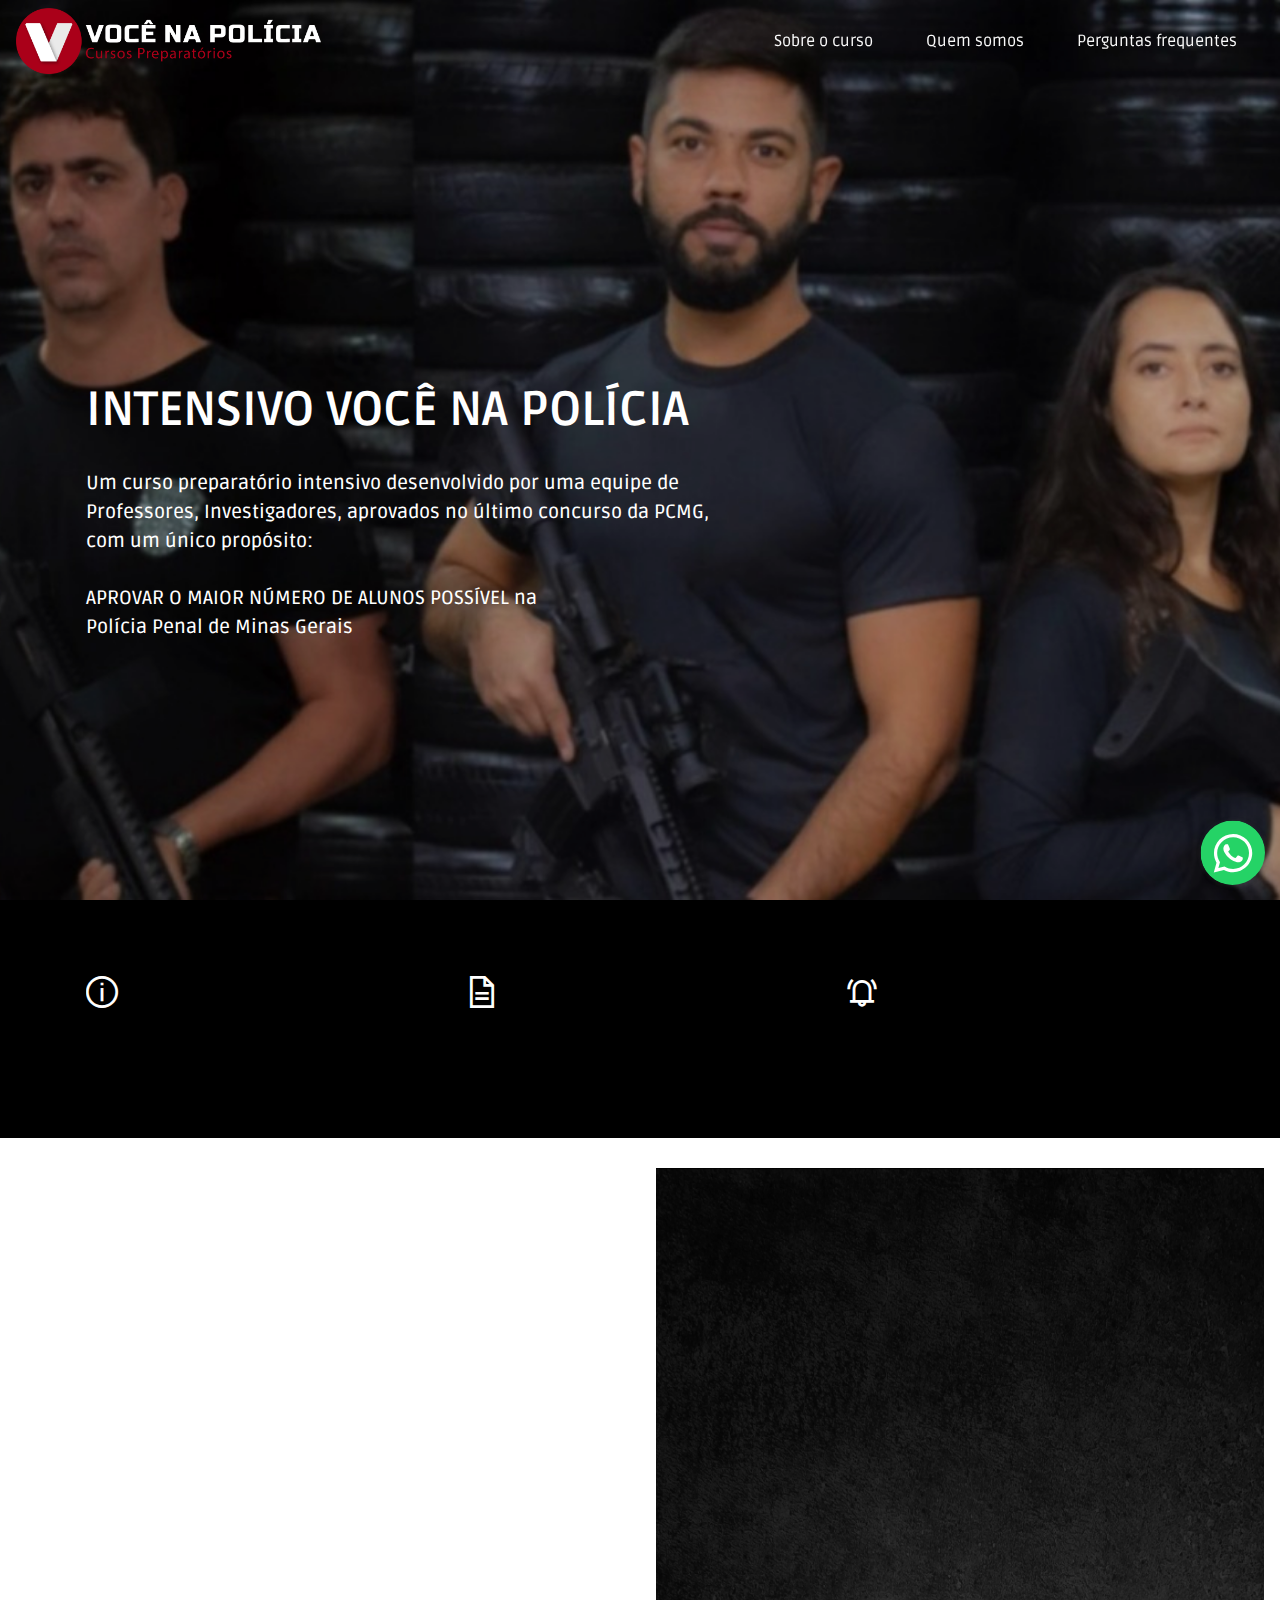
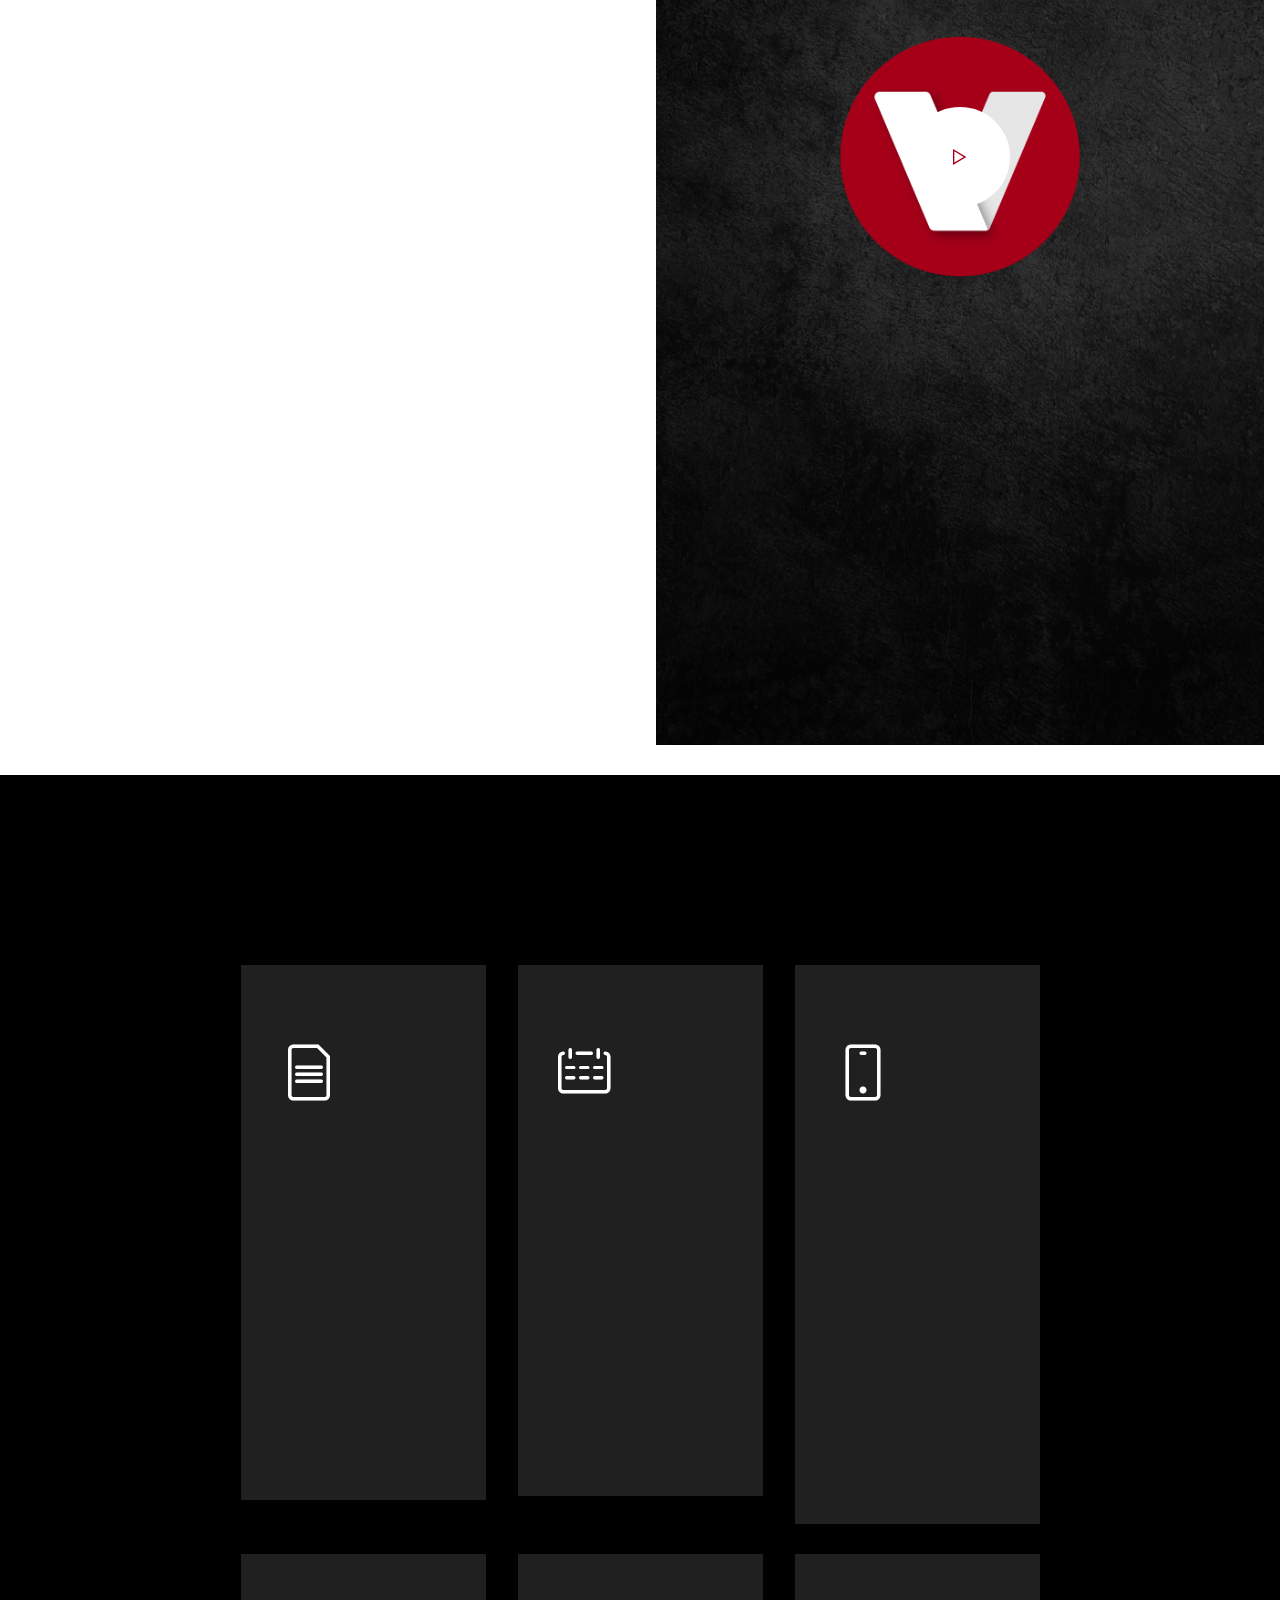
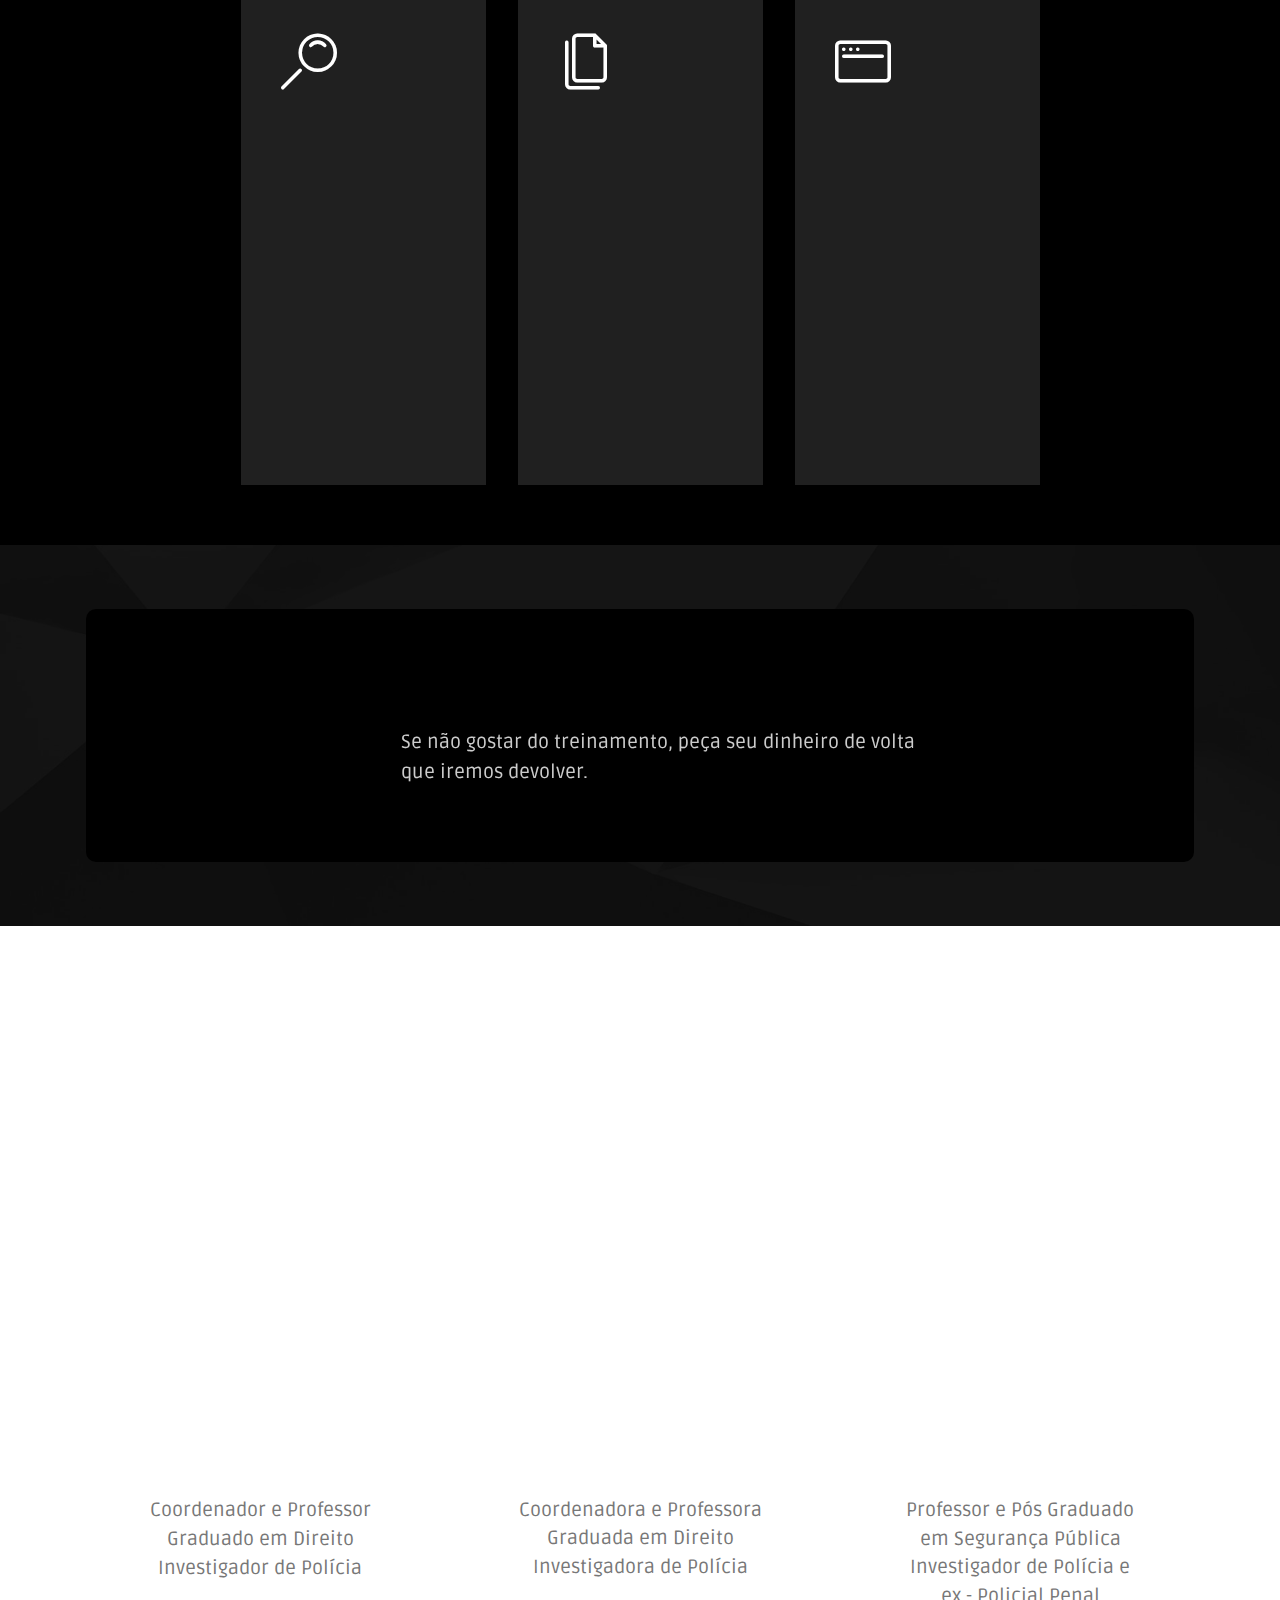
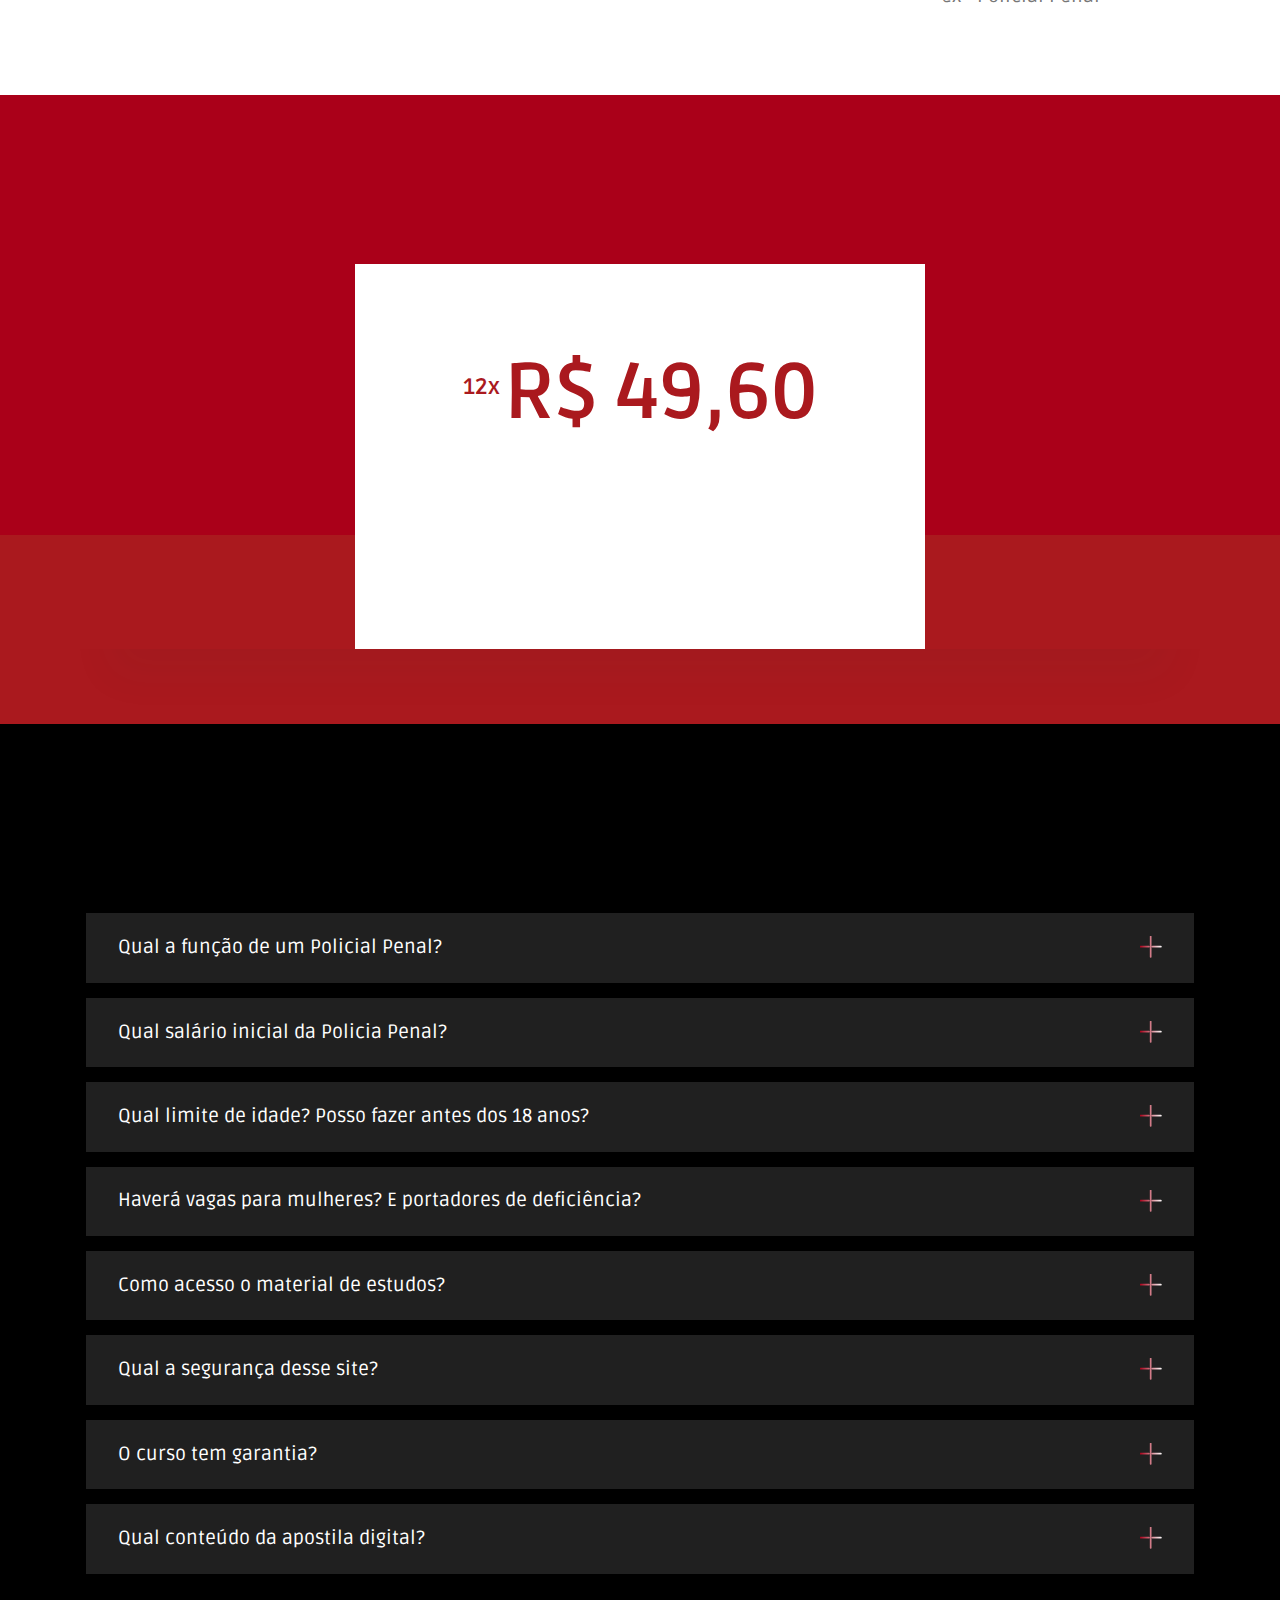
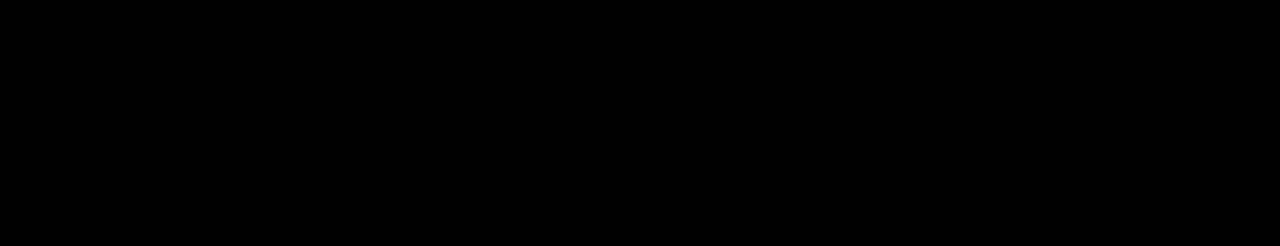
<file: voce-na-policia-master/index.html>
<!DOCTYPE html>
<html>
  <head>
    <meta charset="UTF-8" />
    <meta http-equiv="X-UA-Compatible" content="IE=edge" />

    <meta
      name="viewport"
      content="width=device-width, initial-scale=1, minimum-scale=1"
    />
    <link
      rel="shortcut icon"
      href="assets/images/voce-na-policia-favicon-2.png"
      type="image/x-icon"
    />
    <meta name="description" content="" />

    <title>Você na Polícia</title>

    <link
      rel="stylesheet"
      href="assets/web/assets/mobirise-icons2/mobirise2.css"
    />
    <link
      rel="stylesheet"
      href="assets/web/assets/mobirise-icons/mobirise-icons.css"
    />
    <link
      rel="stylesheet"
      href="assets/web/assets/mobirise-icons-bold/mobirise-icons-bold.css"
    />
    <link rel="stylesheet" href="assets/tether/tether.min.css" />
    <link rel="stylesheet" href="assets/bootstrap/css/bootstrap.min.css" />
    <link rel="stylesheet" href="assets/bootstrap/css/bootstrap-grid.min.css" />
    <link
      rel="stylesheet"
      href="assets/bootstrap/css/bootstrap-reboot.min.css"
    />
    <link rel="stylesheet" href="assets/chatbutton/floating-wpp.css" />
    <link rel="stylesheet" href="assets/animatecss/animate.css" />
    <link rel="stylesheet" href="assets/dropdown/css/style.css" />
    <link rel="stylesheet" href="assets/socicon/css/styles.css" />
    <link rel="stylesheet" href="assets/theme/css/style.css" />
    <link
      rel="preload"
      href="https://fonts.googleapis.com/css?family=Ruda:400,500,600,700,800,900&display=swap"
      as="style"
      onload="this.onload=null;this.rel='stylesheet'"
    />
    <noscript>
      <link
        rel="stylesheet"
        href="https://fonts.googleapis.com/css?family=Ruda:400,500,600,700,800,900&display=swap"
      />
    </noscript>
    <link
      rel="preload"
      as="style"
      href="assets/mobirise/css/mbr-additional.css"
    />
    <link
      rel="stylesheet"
      href="assets/mobirise/css/mbr-additional.css"
      type="text/css"
    />
  </head>
  <body>
    <section class="menu cid-sG1QZJmFtr" once="menu" id="menu3-1a">
      <nav class="navbar navbar-dropdown navbar-fixed-top navbar-expand-lg">
        <div class="navbar-brand">
          <span class="navbar-logo">
            <a href="/">
              <img
                src="assets/images/logo-vnp.png"
                alt=""
                style="height: 4.1rem;"
              />
            </a>
          </span>
        </div>
        <button
          class="navbar-toggler"
          type="button"
          data-toggle="collapse"
          data-target="#navbarSupportedContent"
          aria-controls="navbarNavAltMarkup"
          aria-expanded="false"
          aria-label="Toggle navigation"
        >
          <div class="hamburger">
            <span></span>
            <span></span>
            <span></span>
            <span></span>
          </div>
        </button>
        <div class="collapse navbar-collapse" id="navbarSupportedContent">
          <ul
            class="navbar-nav nav-dropdown nav-right"
            data-app-modern-menu="true"
          >
            <li class="nav-item">
              <a class="nav-link link text-white display-4" href="#sobre-curso">
                Sobre o curso
              </a>
            </li>
            <li class="nav-item">
              <a
                class="nav-link link text-white text-primary display-4"
                href="#professores"
              >
                Quem somos
              </a>
            </li>
            <li class="nav-item">
              <a
                class="nav-link link text-white text-primary display-4"
                href="#questions"
              >
                Perguntas frequentes
              </a>
            </li>
          </ul>
        </div>
      </nav>
    </section>

    <section class="header1 cid-sI2ugPwDe7 mbr-fullscreen" id="header01-2p">
      <div
        class="mbr-overlay"
        style="opacity: 0.2; background-color: rgb(0, 0, 0);"
      ></div>
      <div class="container">
        <div class="row pt-3">
          <div class="col-12 col-lg-9 align-left pt-3">
            <h1
              class="mbr-section-title mbr-white mbr-fonts-style mb-4 display-2"
            >
              <strong><br /></strong>
              <br />
              <br />
              <strong>INTENSIVO VOCÊ NA POLÍCIA</strong>
            </h1>
            <p
              class="mbr-text text-justify semibold mbr-fonts-style mb-4 display-7"
            >
              Um curso preparatório intensivo desenvolvido por uma equipe de
              <br />
              Professores, Investigadores, aprovados no último concurso da PCMG,
              <br />
              com um único propósito:
              <br />
              <br />
              APROVAR O MAIOR NÚMERO DE ALUNOS POSSÍVEL na Polícia Penal de
              Minas Gerais&nbsp;
              <br />
            </p>
          </div>
        </div>
      </div>
    </section>

    <section class="header1 cid-sG1QqnqphE mbr-fullscreen" id="header01-19">
      <div
        class="mbr-overlay"
        style="opacity: 0.2; background-color: rgb(0, 0, 0);"
      ></div>
      <div class="container">
        <div class="row">
          <div class="col-12 col-lg-9 align-left">
            <h1
              class="mbr-section-title mbr-white mbr-fonts-style mb-4 display-2"
            >
              <strong><br /></strong>
              <br />
              <br />
              <strong>INTENSIVO VOCÊ NA POLÍCIA</strong>
            </h1>
            <p class="mbr-text mbr-semibold mbr-fonts-style mb-4 display-7">
              Um curso preparatório intensivo desenvolvido por uma equipe de
              <br />
              Professores, Investigadores, aprovados no último concurso da PCMG,
              <br />
              com um único propósito:
              <br />
              <br />
              APROVAR O MAIOR NÚMERO DE ALUNOS POSSÍVEL na
              <br />
              Polícia Penal de Minas Gerais&nbsp;
              <br />
            </p>
          </div>
        </div>
      </div>
    </section>

    <section class="features15 cid-sI0RyV4Y0L" id="features015-2o">
      <div class="container">
        <div class="row justify-content-center">
          <div class="card p-3 col-12 col-md-6 col-lg-4">
            <div class="card-wrapper">
              <span class="mbr-iconfont mobi-mbri-info mobi-mbri"></span>
              <div class="card-box">
                <h4
                  class="card-title mbr-semibold mbr-black mbr-fonts-style display-7"
                >
                  - Nível médio
                  <br />
                  - Salário inicial R$ 5.097,15
                  <strong><br /></strong>
                </h4>
              </div>
            </div>
          </div>

          <div class="card p-3 col-12 col-md-6 col-lg-4">
            <div class="card-wrapper">
              <span class="mbr-iconfont mobi-mbri-file mobi-mbri"></span>
              <div class="card-box">
                <h4
                  class="card-title mbr-semibold mbr-black mbr-fonts-style display-7"
                >
                  - Prova 09/10/2022
                  <br />
                  - 3.506 Vagas 
                </h4>
              </div>
            </div>
          </div>

          <div class="card p-3 col-12 col-md-6 col-lg-4">
            <div class="card-wrapper">
              <span class="mbr-iconfont mobi-mbri-alert mobi-mbri"></span>
              <div class="card-box">
                <h4
                  class="card-title mbr-semibold mbr-black mbr-fonts-style display-7"
                >
                  - Inscrição até 03/08 a 25/08/2022
                  <div>- Taxa R$ 44,95</div>
                </h4>
              </div>
            </div>
          </div>
        </div>
      </div>
    </section>

    <section class="header8 cid-rRBNgZqJNa" id="content7-10">
      <div class="container-fluid align-center" id="sobre-curso">
        <div class="row justify-content-md-center">
          <div class="col-md-12 col-lg-6 m-auto left-block">
            <div class="media-content">
              <h1
                class="mbr-section-title align-left mbr-bold mbr-white mbr-fonts-style display-2"
              >
                Sobre o INTENSIVO
              </h1>

              <div class="mbr-section-text mbr-white">
                <p
                  class="mbr-text align-left mbr-fonts-style mbr-white display-7"
                >
                  <strong>
                    Focados em reunir qualidade e objetividade, preparamos um
                    curso que irá:
                  </strong>
                  <br />
                  <br />
                  <strong>
                    1.Organizar os seus estudos, para você não “se perder” no
                    caminho
                    <br />
                    <br />
                    2. Te levar direto ao ponto em cada uma das disciplinas,
                    abrangendo todos os tópicos do Edital
                    <br />
                    <br />
                    3. Abordar os temas conforme o estilo da banca Selecon
                    <br />
                  </strong>

                  <br />
                  <strong>
                    4.Economizar tempo com vídeo aulas inacabável e selecionando
                    materiais
                    <br />
                    <br />
                    5.Te entregar a experiência e segurança de quem já esteve no
                    seu lugar e foi aprovado
                    <br />
                  </strong>

                  <br />
                  <strong>
                    Assim, VOCÊ terá condições de estudar todas as disciplinas
                    do edital e aumentar fortemente as suas chances de ser
                    aprovado.
                  </strong>
                  <br />
                  <br />
                  <strong>
                    Qual é o tamanho do seu sonho?
                    <br />
                  </strong>
                  <br />
                  <strong>
                    A hora de VOCÊ começar a realizá-lo é AGORA.&nbsp;
                  </strong>
                  <br />
                </p>
              </div>
              <div class="mbr-section-btn align-left">
                <a
                  class="btn btn-primary display-7"
                  href="https://pay.hotmart.com/F58398885X?off=qyy9lin3"
                  target="_blank"
                >
                  Quero fazer parte do time
                </a>
              </div>
            </div>
          </div>
          <div class="mbr-white col-md-12 col-12 col-lg-6 video-block">
            <div class="box">
              <div
                class="mbr-media show-modal align-center py-2"
                data-modal=".modalWindow"
              >
                <div class="icon-wrap">
                  <span
                    class="mbr-iconfont fa-play fa mobi-mbri-play mobi-mbri"
                  ></span>
                </div>
              </div>
            </div>
          </div>
        </div>
      </div>
      <div>
        <div class="modalWindow" style="display: none;">
          <div class="modalWindow-container">
            <div class="modalWindow-video-container">
              <div class="modalWindow-video">
                <iframe
                  width="100%"
                  height="100%"
                  frameborder="0"
                  allowfullscreen="1"
                  data-src="https://www.youtube.com/watch?v=XSeFDyo6ZSI"
                ></iframe>
              </div>
              <a class="close" role="button" data-dismiss="modal">
                <span
                  aria-hidden="true"
                  class="mbri-close mbr-iconfont closeModal"
                ></span>
                <span class="sr-only">Close</span>
              </a>
            </div>
          </div>
        </div>
      </div>
    </section>

    <section
      class="features3 studiom4_features3 vertical-line cid-sG1T4qV396"
      id="features3-1f"
    >
      <div class="container">
        <div class="row">
          <div class="title col-12 align-center">
            <h2
              class="mbr-bold mbr-fonts-style mbr-section-title mbr-white display-2"
            >
              O que está incluso?
              <br />
              <br />
            </h2>
          </div>
          <div class="card col-12 col-md-6 col-lg-3">
            <div class="card-inner">
              <div class="card-img">
                <span class="mbr-iconfont mbr-iconfont-1 mbrib-file"></span>
              </div>
              <div class="card-box">
                <h4
                  class="card-title mbr-bold mbr-fonts-style mbr-white display-5"
                >
                  Material Exclusivo
                </h4>
                <p class="mbr-text mbr-fonts-style display-7">
                  Apostilas resumidas e objetivas em todas as disciplinas do
                  edital
                  <br />
                  <br />
                  <br />
                </p>
                <div class="card-icon"></div>
              </div>
            </div>
          </div>
          <div class="card col-12 col-md-6 col-lg-3">
            <div class="card-inner">
              <div class="card-img">
                <span class="mbr-iconfont mbr-iconfont-1 mbrib-calendar"></span>
              </div>
              <div class="card-box">
                <h4
                  class="card-title mbr-bold mbr-fonts-style mbr-white display-5"
                >
                  &nbsp;Cronograma
                </h4>
                <p class="mbr-text mbr-fonts-style display-7">
                  Estude todo o edital pelo menos duas vezes até a data da prova
                  e ainda faça questões para fixação, simulados e redações.
                  <br />
                </p>
                <div class="card-icon"></div>
              </div>
            </div>
          </div>
          <div class="card col-12 col-md-6 col-lg-3">
            <div class="card-inner">
              <div class="card-img">
                <span class="mbr-iconfont mbr-iconfont-1 mbrib-mobile2"></span>
              </div>
              <div class="card-box">
                <h4
                  class="card-title mbr-bold mbr-fonts-style mbr-white display-5"
                >
                  Plataforma
                </h4>
                <p class="mbr-text mbr-fonts-style display-7">
                  Plataforma hotmart interativa para organização de seus
                  estudos. Tudo em um só lugar.
                  <br />
                  <br />
                  <br />
                  <br />
                </p>
                <div class="card-icon"></div>
              </div>
            </div>
          </div>
        </div>
      </div>
    </section>

    <section
      class="features3 studiom4_features3 vertical-line cid-sG4O3O60U2"
      id="features3-1k"
    >
      <div class="container">
        <div class="row">
          <div class="title col-12 align-center"></div>
          <div class="card col-12 col-md-6 col-lg-3">
            <div class="card-inner">
              <div class="card-img">
                <span class="mbr-iconfont-1 mbr-iconfont mbrib-search"></span>
              </div>
              <div class="card-box">
                <h4
                  class="card-title mbr-bold mbr-fonts-style mbr-white display-5"
                >
                  Revisões
                </h4>
                <p class="mbr-text mbr-fonts-style display-7">
                  Para fixação de conteúdo,reaprendizagem e treino para a prova
                  <br />
                  <br />
                  <br />
                  <br />
                  <br />
                  <br />
                </p>
                <div class="card-icon"></div>
              </div>
            </div>
          </div>
          <div class="card col-12 col-md-6 col-lg-3">
            <div class="card-inner">
              <div class="card-img">
                <span class="mbr-iconfont mbr-iconfont-1 mbrib-pages"></span>
              </div>
              <div class="card-box">
                <h4
                  class="card-title mbr-bold mbr-fonts-style mbr-white display-5"
                >
                  Questões
                </h4>
                <p class="mbr-text mbr-fonts-style display-7">
                  Selecionadas no estilo da banca e com os pontos mais
                  pertinentes do edital em todas as disciplina.
                  <br />
                  <br />
                  &nbsp;
                  <br />
                </p>
                <div class="card-icon"></div>
              </div>
            </div>
          </div>
          <div class="card col-12 col-md-6 col-lg-3">
            <div class="card-inner">
              <div class="card-img">
                <span class="mbr-iconfont mbr-iconfont-1 mbrib-browse"></span>
              </div>
              <div class="card-box">
                <h4
                  class="card-title mbr-bold mbr-fonts-style mbr-white display-5"
                >
                  Simulados
                </h4>
                <p class="mbr-text mbr-fonts-style display-7">
                  Pensados para um treino forte e aferição do nível de
                  conhecimento e aprendizagem.
                  <br />
                  <br />
                  <br />
                  <br />
                  <br />
                </p>
                <div class="card-icon"></div>
              </div>
            </div>
          </div>
        </div>
      </div>
    </section>

    <section class="people1 cid-sGbwXWeW4j" id="people1-2e">
      <div
        class="mbr-overlay"
        style="opacity: 0.9; background-color: rgb(0, 0, 0);"
      ></div>

      <div class="container">
        <div class="user-card">
          <div class="row">
            <div class="col-12 col-md-6 col-lg-3">
              <div class="user_image">
                <img src="assets/images/garantia-selo-3.png" alt="" />
              </div>
            </div>

            <div class="col-12 col-md-6 col-lg-9">
              <div class="description">
                <div class="user_text">
                  <p class="mbr-fonts-style small display-2">
                    <strong>
                      Garantia de 7 dias
                    </strong>
                  </p>
                </div>

                <div class="user_desk mbr-fonts-style display-7">
                  Se não gostar do treinamento, peça seu dinheiro de volta
                  <div>que iremos devolver.</div>
                </div>
              </div>
            </div>
          </div>
        </div>
      </div>
    </section>

    <section class="team1 attorneym4_team1 cid-sG7lkotq38" id="team1-1y">
      <div class="container" id="professores">
        <div class="row justify-content-center">
          <div class="col-12 main-heading">
            <h3
              class="mbr-section-title main-title mbr-fonts-style align-left mbr-info display-2"
            >
              <strong>Professores</strong>
            </h3>
          </div>
          <div class="col-sm-6 team-card col-lg-4">
            <div class="card-wrap align-center">
              <div class="social-list">
                <a
                  href="https://www.instagram.com/rodrigosantanainvestigador/"
                  target="_blank"
                >
                  <span
                    class="px-2 icon1 mbr-iconfont mbr-iconfont-social socicon-instagram socicon"
                  ></span>
                </a>
              </div>
              <div class="image-wrap">
                <img src="assets/images/foto-rodrigo.png" alt="" />
              </div>
              <div class="content-wrap">
                <h5
                  class="mbr-section-title card-title mbr-fonts-style align-center mbr-info display-5"
                >
                  <strong>Rodrigo de Souza Santana&nbsp;</strong>
                </h5>
                <h6
                  class="mbr-section-subtitle mbr-fonts-style mbr-role align-center display-7"
                >
                  <span style="font-weight: normal;">
                    Coordenador e Professor
                  </span>
                  <div>
                    <span style="font-weight: normal;">
                      Graduado em Direito
                    </span>
                  </div>
                  <div>
                    <span style="font-weight: normal;">
                      Investigador de Polícia
                    </span>
                  </div>
                </h6>
              </div>
            </div>
          </div>

          <div class="col-sm-6 team-card col-lg-4">
            <div class="card-wrap align-center">
              <div class="social-list">
                <a
                  href="https://www.instagram.com/flaviainvestigadora/"
                  target="_blank"
                >
                  <span
                    class="px-2 icon1 mbr-iconfont mbr-iconfont-social socicon-instagram socicon"
                  ></span>
                </a>
              </div>
              <div class="image-wrap">
                <img src="assets/images/foto-flavia.png" alt="" />
              </div>
              <div class="content-wrap">
                <h5
                  class="mbr-section-title card-title mbr-fonts-style align-center mbr-info display-5"
                >
                  <strong>Flávia Regina de Oliveira</strong>
                </h5>
                <h6
                  class="mbr-section-subtitle mbr-fonts-style mbr-role align-center display-7"
                >
                  <span style="font-weight: normal;">
                    Coordenadora e Professora
                  </span>
                  <div>
                    <span style="font-weight: normal;">
                      Graduada em Direito
                    </span>
                  </div>
                  <div>
                    <span style="font-weight: normal;">
                      Investigadora de Polícia
                    </span>
                  </div>
                </h6>
              </div>
            </div>
          </div>

          <div class="col-sm-6 team-card col-lg-4 last-row-card last-card">
            <div class="card-wrap align-center">
              <div class="social-list">
                <a
                  href="https://www.instagram.com/leandro_fernandescarv/"
                  target="_blank"
                >
                  <span
                    class="px-2 icon1 mbr-iconfont mbr-iconfont-social socicon-instagram socicon"
                  ></span>
                </a>
              </div>
              <div class="image-wrap">
                <img src="assets/images/foto-leandro.png" alt="" />
              </div>
              <div class="content-wrap">
                <h5
                  class="mbr-section-title card-title mbr-fonts-style align-center mbr-info display-5"
                >
                  <strong>Leandro Fernandes Carvalho</strong>
                </h5>
                <h6
                  class="mbr-section-subtitle mbr-fonts-style mbr-role align-center display-7"
                >
                  <span style="font-weight: normal;">
                    Professor e&nbsp;Pós Graduado em Segurança Pública
                  </span>
                  <div>
                    <span style="font-weight: normal;">
                      Investigador de Polícia e
                    </span>
                  </div>
                  <div>
                    <span style="font-size: 1.2rem;">ex - Policial Penal</span>
                  </div>
                </h6>
              </div>
            </div>
          </div>
        </div>
      </div>
    </section>

    <section
      class="pricing1 levelm4_pricing-table01 cid-sG21rA6NPV"
      id="pricing-table01-1g"
    >
      <div class="box"></div>

      <div class="container">
        <div class="row justify-content-center">
          <div class="col-12 col-md-12">
            <h3
              class="main-title align-center pb-5 mbr-semibold mbr-black mbr-fonts-style display-2"
            >
              <strong>Faça o INTENSIVO</strong>
            </h3>
          </div>

          <div class="card p-3 col-12 col-md-6">
            <div class="card-wrapper">
              <div class="card-box align-center">
                <h4
                  class="card-subtitle align-center mbr-regular mbr-black mbr-fonts-style display-7"
                >
                  <strong>Por apenas:</strong>
                </h4>
                <span
                  class="mbr-usd pb-4 mbr-semibold mbr-fonts-style display-5"
                >
                  <strong>12x</strong>
                </span>
                <span
                  class="mbr-price pb-4 mbr-semibold mbr-fonts-style display-1"
                >
                  <strong>R$ 49,60</strong>
                </span>

                <p
                  class="mbr-text pb-2 pt-4 mbr-regular mbr-fonts-style display-7"
                >
                  <strong>ou à vista por R$ 497,00</strong>
                </p>
                <div class="mbr-section-btn">
                  <a
                    class="btn btn-md btn-primary display-7"
                    href="https://pay.hotmart.com/F58398885X?off=qyy9lin3"
                    target="_blank"
                  >
                    Quero fazer parte do time
                  </a>
                </div>
              </div>
            </div>
          </div>
        </div>
      </div>
    </section>

    <section
      class="accordion1 solutionm4_accordion1 cid-sG1SzW5yjC"
      id="accordions1-1c"
    >
      <div class="container">
        <div class="row" id="questions">
          <div class="col-12 col-md-12">
            <div class="section-head text-center">
              <h2
                class="mbr-section-title mbr-bold pb-2 mbr-fonts-style display-2"
              >
                Perguntas frequentes
                <br />
                <br />
              </h2>
            </div>
            <div class="clearfix"></div>
            <div
              id="bootstrap-toggle"
              class="toggle-panel accordionStyles tab-content"
            >
              <div class="card">
                <div class="card-header" role="tab" id="headingOne">
                  <a
                    role="button"
                    class="collapsed panel-title"
                    data-toggle="collapse"
                    data-core=""
                    href="#collapse1_9"
                    aria-expanded="false"
                    aria-controls="collapse1"
                  >
                    <h4 class="mbr-regular mbr-fonts-style display-7">
                      Qual a função de um Policial Penal?
                    </h4>
                    <span class="sign mbr-iconfont mbri-plus inactive"></span>
                  </a>
                </div>
                <div
                  id="collapse1_9"
                  class="panel-collapse noScroll collapse"
                  role="tabpanel"
                  aria-labelledby="headingOne"
                >
                  <div class="panel-body">
                    <p
                      class="mbr-fonts-style mbr-regular mbr-text panel-text display-7"
                    >
                      O Policial penal é responsável por manter a ordem e a
                      segurança de dos presídios e escoltas penitenciárias.
                      Também responsável pela vigilância interna e externa de
                      presídios.
                      <br />
                    </p>
                  </div>
                </div>
              </div>
              <div class="card">
                <div class="card-header" role="tab" id="headingTwo">
                  <a
                    role="button"
                    class="collapsed panel-title"
                    data-toggle="collapse"
                    data-core=""
                    href="#collapse2_9"
                    aria-expanded="false"
                    aria-controls="collapse2"
                  >
                    <h4 class="mbr-regular mbr-fonts-style display-7">
                      Qual salário inicial da Policia Penal?
                    </h4>
                    <span class="sign mbr-iconfont mbri-plus inactive"></span>
                  </a>
                </div>
                <div
                  id="collapse2_9"
                  class="panel-collapse noScroll collapse"
                  role="tabpanel"
                  aria-labelledby="headingTwo"
                >
                  <div class="panel-body">
                    <p
                      class="mbr-fonts-style mbr-regular mbr-text panel-text display-7"
                    >
                      O salário inicial é de R$ 4.631,00, podendo chegar à R$
                      8.875,16, além de benefícios como 13º, 1/3 de férias e
                      auxílio fardamento anual (cerca de R$ 1.850,00).
                      <br />
                    </p>
                  </div>
                </div>
              </div>
              <div class="card">
                <div class="card-header" role="tab" id="headingThree">
                  <a
                    role="button"
                    class="collapsed panel-title"
                    data-toggle="collapse"
                    data-core=""
                    href="#collapse3_9"
                    aria-expanded="false"
                    aria-controls="collapse3"
                  >
                    <h4 class="mbr-regular mbr-fonts-style display-7">
                      Qual limite de idade? Posso fazer antes dos 18 anos?
                    </h4>
                    <span class="sign mbr-iconfont mbri-plus inactive"></span>
                  </a>
                </div>
                <div
                  id="collapse3_9"
                  class="panel-collapse noScroll collapse"
                  role="tabpanel"
                  aria-labelledby="headingThree"
                >
                  <div class="panel-body">
                    <p
                      class="mbr-fonts-style mbr-regular mbr-text panel-text display-7"
                    >
                      Sem limites de idades, porém, você precisa ter um mínimo
                      de 16 anos para fazer o concurso e um mínimo de 18 anos na
                      data da posse do cargo.
                      <br />
                    </p>
                  </div>
                </div>
              </div>
              <div class="card">
                <div class="card-header" role="tab" id="headingThree">
                  <a
                    role="button"
                    class="collapsed panel-title"
                    data-toggle="collapse"
                    data-core=""
                    href="#collapse4_9"
                    aria-expanded="false"
                    aria-controls="collapse4"
                  >
                    <h4 class="mbr-regular mbr-fonts-style display-7">
                      Haverá vagas para mulheres? E portadores de deficiência?
                    </h4>
                    <span class="sign mbr-iconfont mbri-plus inactive"></span>
                  </a>
                </div>
                <div
                  id="collapse4_9"
                  class="panel-collapse noScroll collapse"
                  role="tabpanel"
                  aria-labelledby="headingThree"
                >
                  <div class="panel-body">
                    <p
                      class="mbr-fonts-style mbr-regular mbr-text panel-text display-7"
                    >
                      Sim, o concurso garante vagas para mulheres e PCD.
                      <br />
                    </p>
                  </div>
                </div>
              </div>
              <div class="card">
                <div class="card-header" role="tab" id="headingThree">
                  <a
                    role="button"
                    class="collapsed panel-title"
                    data-toggle="collapse"
                    data-core=""
                    href="#collapse5_9"
                    aria-expanded="false"
                    aria-controls="collapse5"
                  >
                    <h4 class="mbr-regular mbr-fonts-style display-7">
                      Como acesso o material de estudos?
                    </h4>
                    <span class="sign mbr-iconfont mbri-plus inactive"></span>
                  </a>
                </div>
                <div
                  id="collapse5_9"
                  class="panel-collapse noScroll collapse"
                  role="tabpanel"
                  aria-labelledby="headingThree"
                >
                  <div class="panel-body">
                    <p
                      class="mbr-fonts-style mbr-regular mbr-text panel-text display-7"
                    >
                      Você pode acessar pelo site da Hotmart ou pelo aplicativo
                      Hotmart Sparkle no seu celular, tablete ou notebook.
                      <br />
                    </p>
                  </div>
                </div>
              </div>
              <div class="card">
                <div class="card-header" role="tab" id="headingThree">
                  <a
                    role="button"
                    class="collapsed panel-title"
                    data-toggle="collapse"
                    data-core=""
                    href="#collapse6_9"
                    aria-expanded="false"
                    aria-controls="collapse6"
                  >
                    <h4 class="mbr-regular mbr-fonts-style display-7">
                      Qual a segurança desse site?
                    </h4>
                    <span class="sign mbr-iconfont mbri-plus inactive"></span>
                  </a>
                </div>
                <div
                  id="collapse6_9"
                  class="panel-collapse noScroll collapse"
                  role="tabpanel"
                  aria-labelledby="headingThree"
                >
                  <div class="panel-body">
                    <p
                      class="mbr-fonts-style mbr-regular mbr-text panel-text display-7"
                    >
                      O Hotmart não retém dados do seu cartão ou qualquer outro
                      dado e possui todos os certificados de segurança.
                      <br />
                    </p>
                  </div>
                </div>
              </div>
            </div>
          </div>
        </div>
      </div>
    </section>

    <section
      class="accordion1 solutionm4_accordion1 cid-sG4RnMcdhk"
      id="accordions1-1l"
    >
      <div class="container">
        <div class="row">
          <div class="col-12 col-md-12">
            <div class="section-head text-center"></div>
            <div class="clearfix"></div>
            <div
              id="bootstrap-toggle"
              class="toggle-panel accordionStyles tab-content"
            >
              <div class="card">
                <div class="card-header" role="tab" id="headingOne">
                  <a
                    role="button"
                    class="collapsed panel-title"
                    data-toggle="collapse"
                    data-core=""
                    href="#collapse1_10"
                    aria-expanded="false"
                    aria-controls="collapse1"
                  >
                    <h4 class="mbr-regular mbr-fonts-style display-7">
                      O curso tem garantia?
                    </h4>
                    <span class="sign mbr-iconfont mbri-plus inactive"></span>
                  </a>
                </div>
                <div
                  id="collapse1_10"
                  class="panel-collapse noScroll collapse"
                  role="tabpanel"
                  aria-labelledby="headingOne"
                >
                  <div class="panel-body">
                    <p
                      class="mbr-fonts-style mbr-regular mbr-text panel-text display-7"
                    >
                      Você tem 7 dias garantidos para testar o treinamento. Caso
                      queira optar pelo cancelamento, o reembolso é integral.
                      <br />
                    </p>
                  </div>
                </div>
              </div>
              <div class="card">
                <div class="card-header" role="tab" id="headingTwo">
                  <a
                    role="button"
                    class="collapsed panel-title"
                    data-toggle="collapse"
                    data-core=""
                    href="#collapse2_10"
                    aria-expanded="false"
                    aria-controls="collapse2"
                  >
                    <h4 class="mbr-regular mbr-fonts-style display-7">
                      Qual conteúdo da apostila digital?
                    </h4>
                    <span class="sign mbr-iconfont mbri-plus inactive"></span>
                  </a>
                </div>
                <div
                  id="collapse2_10"
                  class="panel-collapse noScroll collapse"
                  role="tabpanel"
                  aria-labelledby="headingTwo"
                >
                  <div class="panel-body">
                    <p
                      class="mbr-fonts-style mbr-regular mbr-text panel-text display-7"
                    >
                      Um treinamento específico para banca SELECON para o
                      concurso da polícia penal. Contando com matérias de Língua
                      Portuguesa, Direito Penal, Noções de Direito e muito mais.
                      <br />
                    </p>
                  </div>
                </div>
              </div>
            </div>
          </div>
        </div>
      </div>
    </section>

    <section class="extFooter cid-sFEePtMxXP" id="extFooter9-11">
      <div class="container-fluid text-center pb-4 mb-4">
        <div class="row justify-content-center pb-4">
          <div class="col-md-6 col-sm-12">
            <h3 class="inner-text mbr-fonts-style content-text display-7">
              Criado por
              <strong>
                <a
                  href="https://agenciajomi.com.br/"
                  class="text-primary"
                  target="_blank"
                >
                  Agência Jomi
                </a>
              </strong>
            </h3>
          </div>
          <div class="social-media col-md-6 col-sm-12">
            <ul>
              <li>
                <a
                  class="icon-transition"
                  href="https://lkt.bio/voce-na-policia"
                  target="_blank"
                >
                  <span class="mbr-iconfont socicon-instagram socicon"></span>
                </a>
              </li>
              <li>
                <a
                  class="icon-transition"
                  href="https://chat.whatsapp.com/JsjpBIPN9CgAiz62Z7oLLI?utm_source=whatsapp&utm_medium=open_group&utm_campaign=cap_lead"
                  target="_blank"
                >
                  <span class="mbr-iconfont socicon-whatsapp socicon"></span>
                </a>
              </li>
              <li>
                <a
                  class="icon-transition"
                  href="https://t.me/joinchat/ouAQq5S5OMU0ZTcx?utm_source=telegram&utm_medium=open_group&utm_campaign=cap_lead"
                  target="_blank"
                >
                  <span class="mbr-iconfont socicon-telegram socicon"></span>
                </a>
              </li>
            </ul>
          </div>
        </div>
      </div>
    </section>

    <script src="assets/web/assets/jquery/jquery.min.js"></script>
    <script src="assets/popper/popper.min.js"></script>
    <script src="assets/tether/tether.min.js"></script>
    <script src="assets/bootstrap/js/bootstrap.min.js"></script>
    <script src="assets/smoothscroll/smooth-scroll.js"></script>
    <script src="assets/viewportchecker/jquery.viewportchecker.js"></script>
    <script src="assets/chatbutton/floating-wpp.js"></script>
    <script src="assets/chatbutton/script.js"></script>
    <script src="assets/dropdown/js/nav-dropdown.js"></script>
    <script src="assets/dropdown/js/navbar-dropdown.js"></script>
    <script src="assets/touchswipe/jquery.touch-swipe.min.js"></script>
    <script src="assets/playervimeo/vimeo_player.js"></script>
    <script src="assets/mbr-switch-arrow/mbr-switch-arrow.js"></script>
    <script src="assets/sociallikes/social-likes.js"></script>
    <script src="assets/theme/js/script.js"></script>

    <div id="scrollToTop" class="scrollToTop mbr-arrow-up">
      <a style="text-align: center;">
        <i
          class="mbr-arrow-up-icon mbr-arrow-up-icon-cm cm-icon cm-icon-smallarrow-up"
        ></i>
      </a>
    </div>
    <input name="animation" type="hidden" />
    <div
      id="chatbutton-wa"
      data-phone="+553192118731"
      data-showpopup="true"
      data-headertitle="Converse conosco no WhatsApp"
      data-popupmessage="Olá! Como podemos te ajudar?"
      data-placeholder="Digite sua dúvida aqui..."
      data-position="left"
      data-headercolor="#39847a"
      data-backgroundcolor="#e5ddd5"
      data-autoopentimeout="5"
      data-size="65px"
    >
      <div class="floating-wpp-button" style="width: 65px; height: 65px;">
        <div class="floating-wpp-button-image">
          <!--?xml version="1.0" encoding="UTF-8" standalone="no"?-->
          <svg
            xmlns="http://www.w3.org/2000/svg"
            xmlns:xlink="http://www.w3.org/1999/xlink"
            style="isolation: isolate;"
            viewBox="0 0 800 800"
            width="65"
            height="65"
          >
            <defs>
              <clipPath id="_clipPath_A3g8G5hPEGG2L0B6hFCxamU4cc8rfqzQ">
                <rect width="800" height="800"></rect>
              </clipPath>
            </defs>
            <g clip-path="url(#_clipPath_A3g8G5hPEGG2L0B6hFCxamU4cc8rfqzQ)">
              <g>
                <path
                  d=" M 787.59 800 L 12.41 800 C 5.556 800 0 793.332 0 785.108 L 0 14.892 C 0 6.667 5.556 0 12.41 0 L 787.59 0 C 794.444 0 800 6.667 800 14.892 L 800 785.108 C 800 793.332 794.444 800 787.59 800 Z "
                  fill="rgb(37,211,102)"
                ></path>
              </g>
              <g>
                <path
                  d=" M 508.558 450.429 C 502.67 447.483 473.723 433.24 468.325 431.273 C 462.929 429.308 459.003 428.328 455.078 434.22 C 451.153 440.114 439.869 453.377 436.434 457.307 C 433 461.236 429.565 461.729 423.677 458.78 C 417.79 455.834 398.818 449.617 376.328 429.556 C 358.825 413.943 347.008 394.663 343.574 388.768 C 340.139 382.873 343.207 379.687 346.155 376.752 C 348.804 374.113 352.044 369.874 354.987 366.436 C 357.931 362.999 358.912 360.541 360.875 356.614 C 362.837 352.683 361.857 349.246 360.383 346.299 C 358.912 343.352 347.136 314.369 342.231 302.579 C 337.451 291.099 332.597 292.654 328.983 292.472 C 325.552 292.301 321.622 292.265 317.698 292.265 C 313.773 292.265 307.394 293.739 301.996 299.632 C 296.6 305.527 281.389 319.772 281.389 348.752 C 281.389 377.735 302.487 405.731 305.431 409.661 C 308.376 413.592 346.949 473.062 406.015 498.566 C 420.062 504.634 431.03 508.256 439.581 510.969 C 453.685 515.451 466.521 514.818 476.666 513.302 C 487.978 511.613 511.502 499.06 516.409 485.307 C 521.315 471.55 521.315 459.762 519.842 457.307 C 518.371 454.851 514.446 453.377 508.558 450.429 Z  M 401.126 597.117 L 401.047 597.117 C 365.902 597.104 331.431 587.661 301.36 569.817 L 294.208 565.572 L 220.08 585.017 L 239.866 512.743 L 235.21 505.332 C 215.604 474.149 205.248 438.108 205.264 401.1 C 205.307 293.113 293.17 205.257 401.204 205.257 C 453.518 205.275 502.693 225.674 539.673 262.696 C 576.651 299.716 597.004 348.925 596.983 401.258 C 596.939 509.254 509.078 597.117 401.126 597.117 Z  M 567.816 234.565 C 523.327 190.024 464.161 165.484 401.124 165.458 C 271.24 165.458 165.529 271.161 165.477 401.085 C 165.46 442.617 176.311 483.154 196.932 518.892 L 163.502 641 L 288.421 608.232 C 322.839 627.005 361.591 636.901 401.03 636.913 L 401.126 636.913 L 401.127 636.913 C 530.998 636.913 636.717 531.2 636.77 401.274 C 636.794 338.309 612.306 279.105 567.816 234.565"
                  fill-rule="evenodd"
                  fill="rgb(255,255,255)"
                ></path>
              </g>
            </g>
          </svg>
        </div>
      </div>
    </div>
  </body>
</html>
</file>
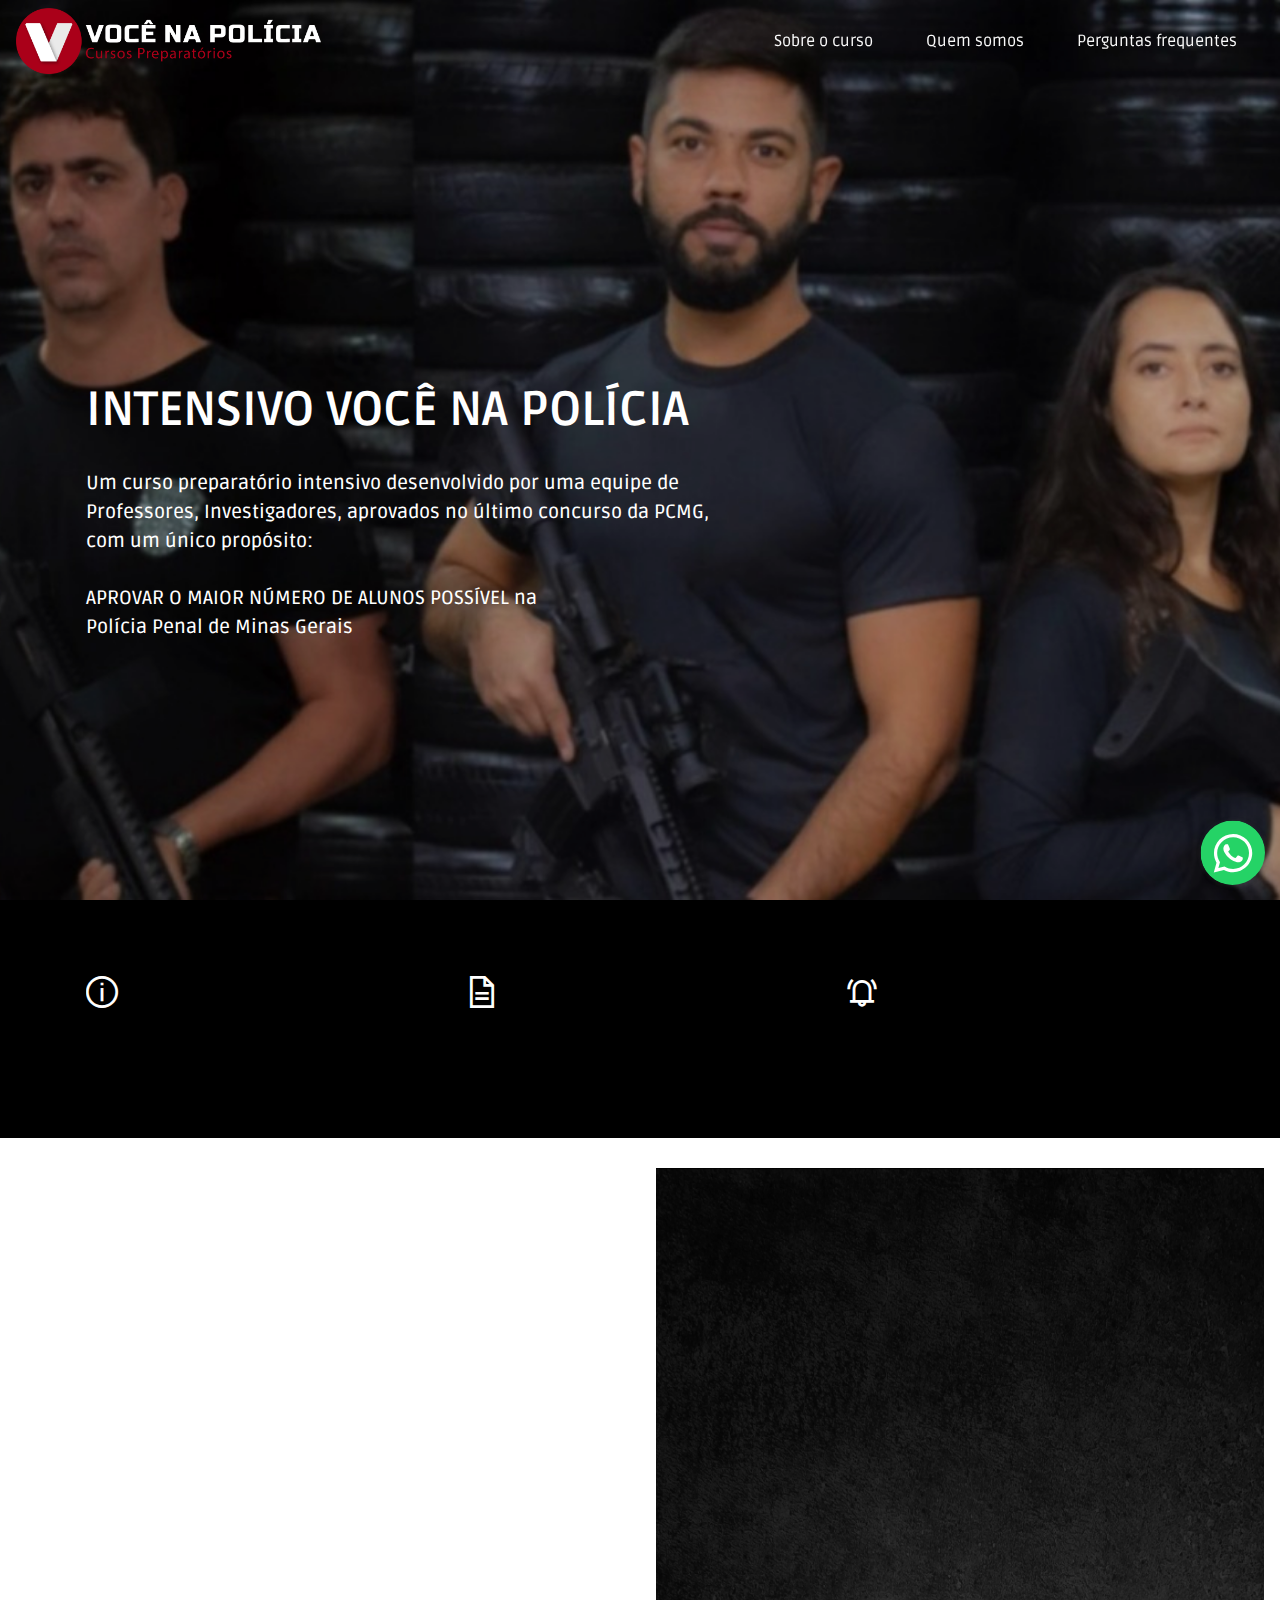
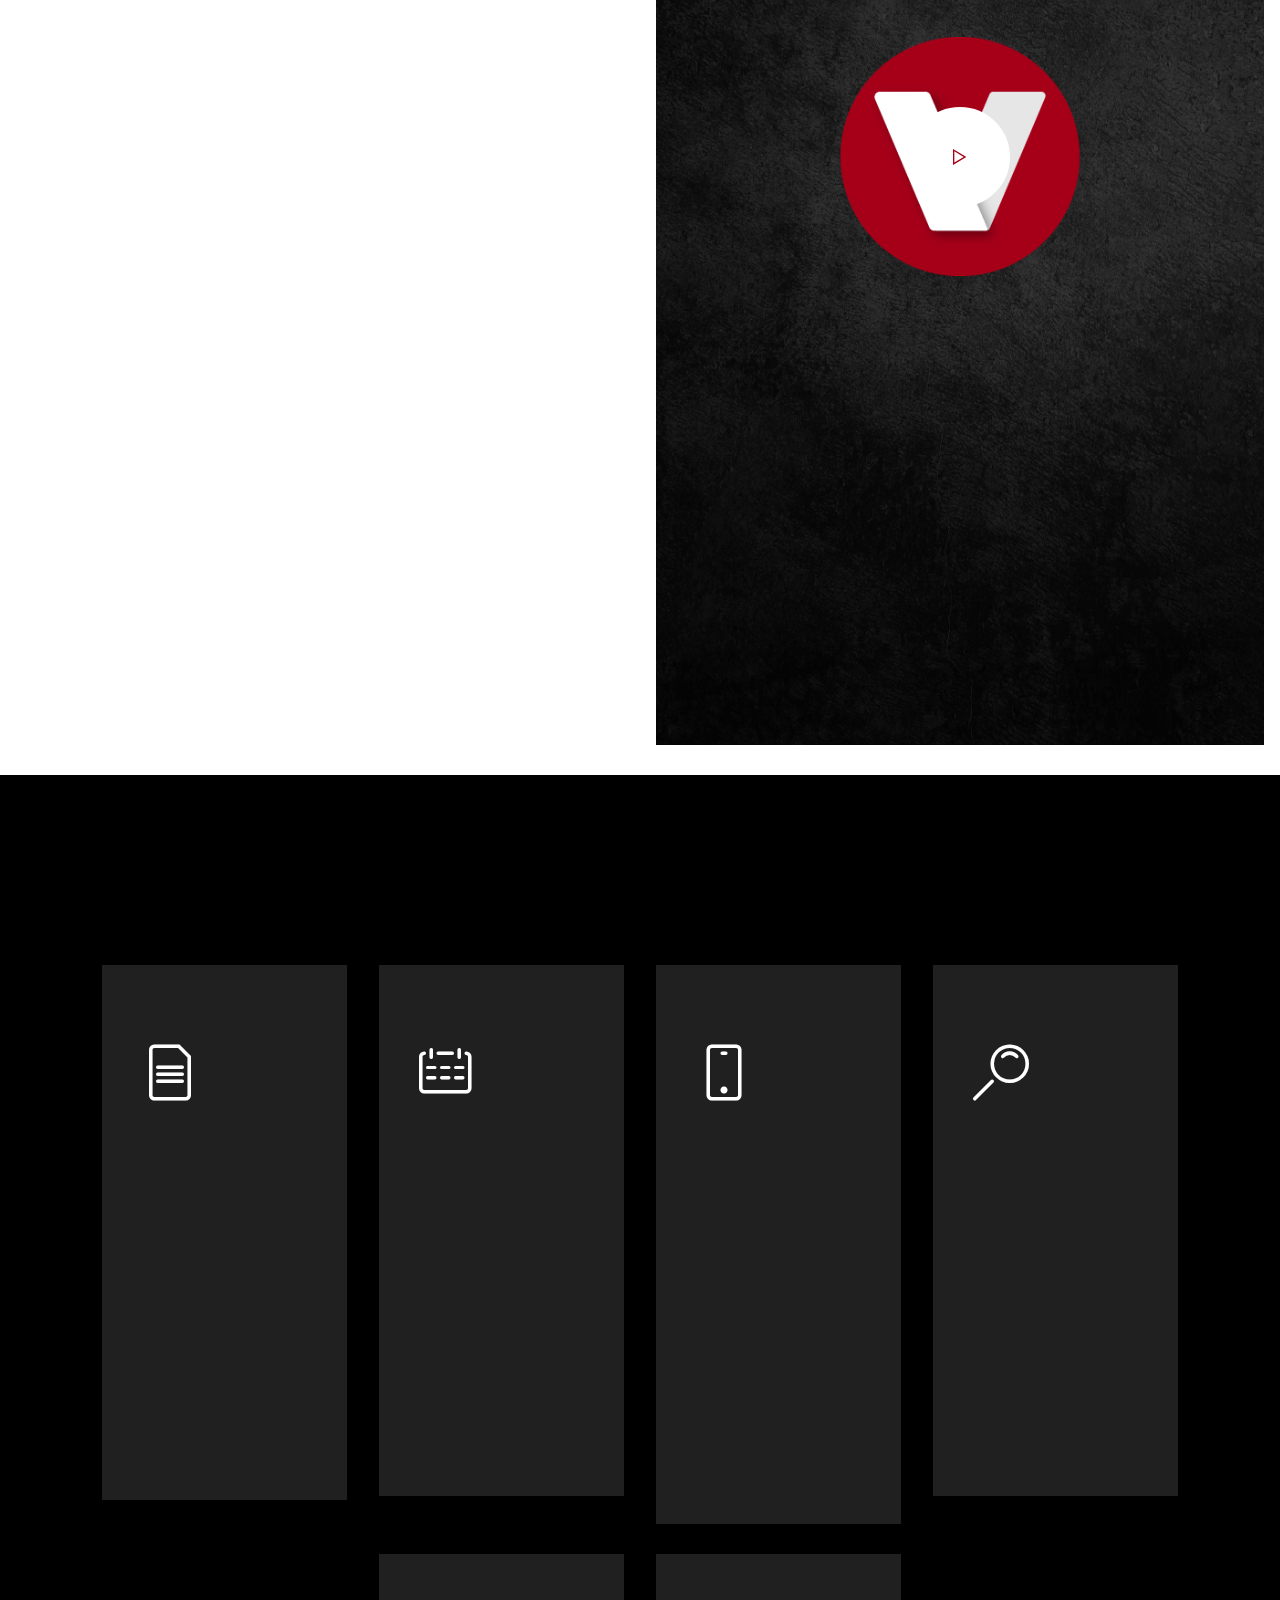
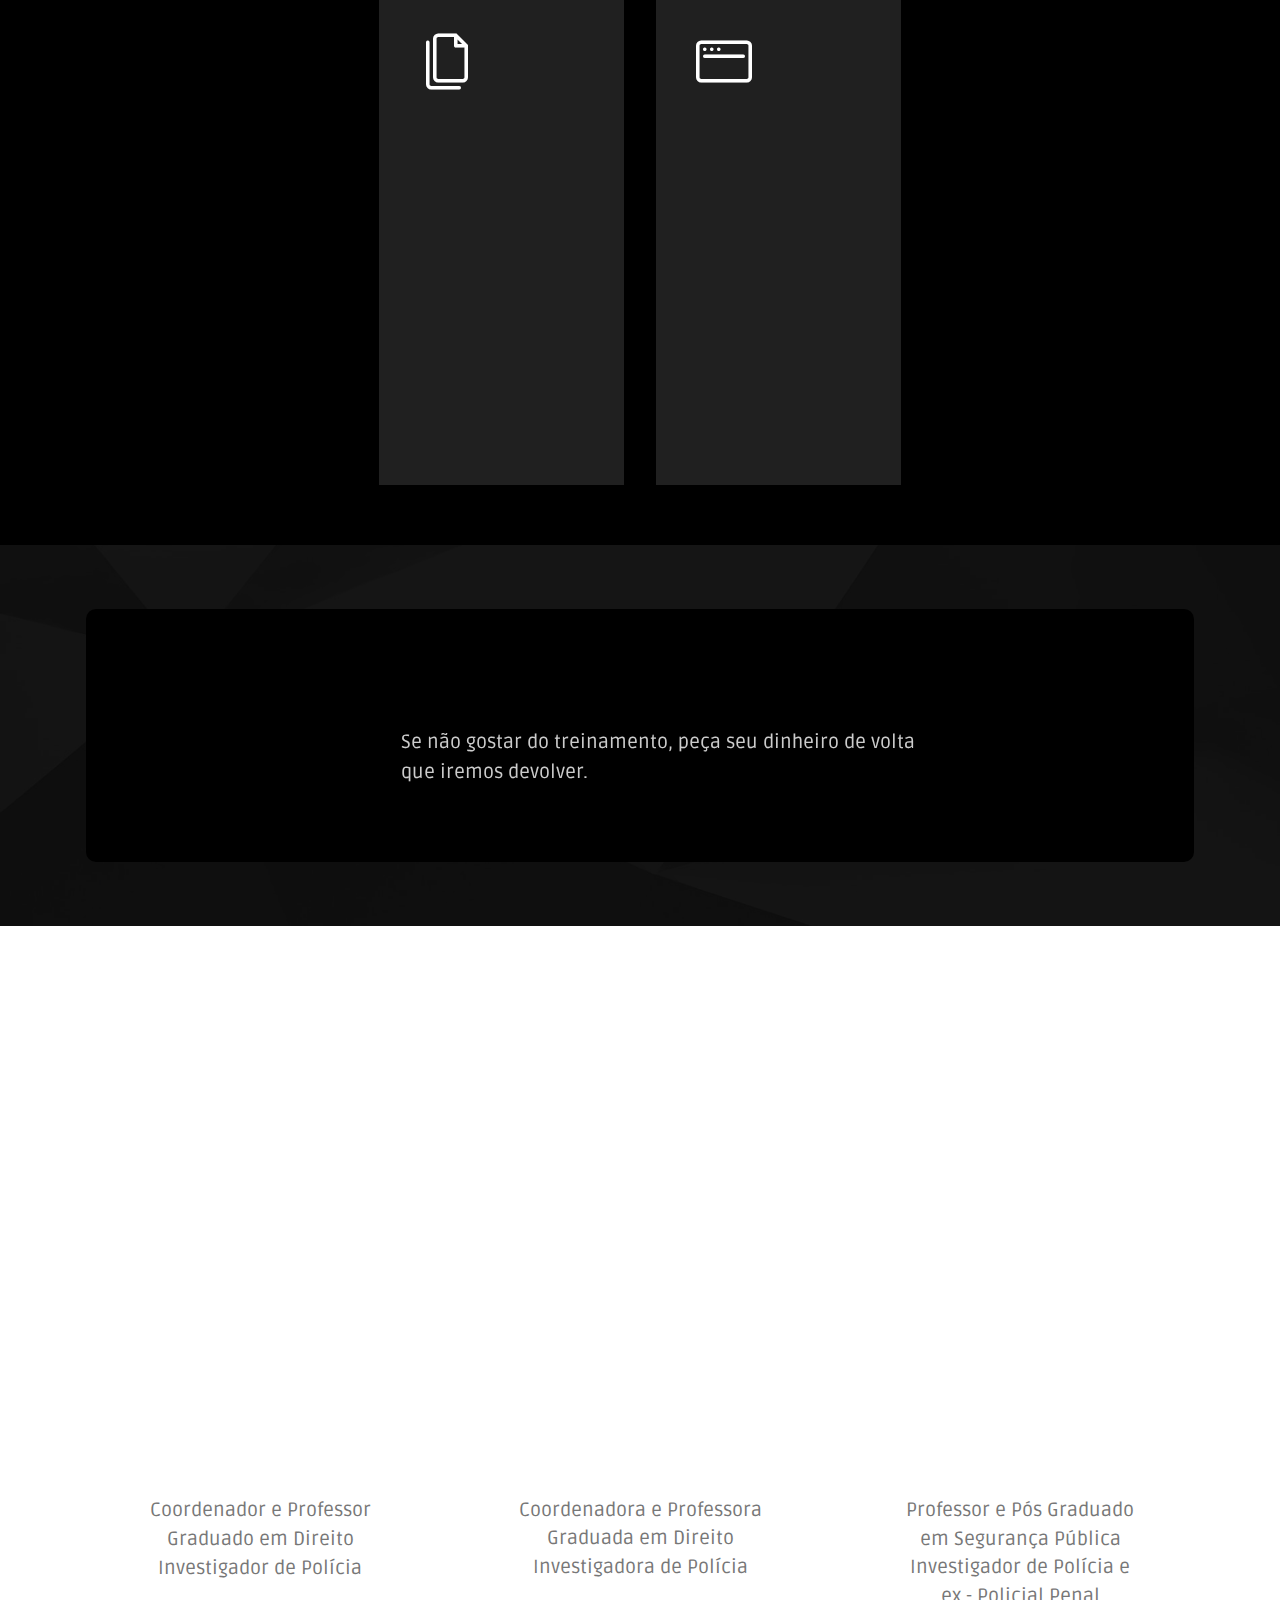
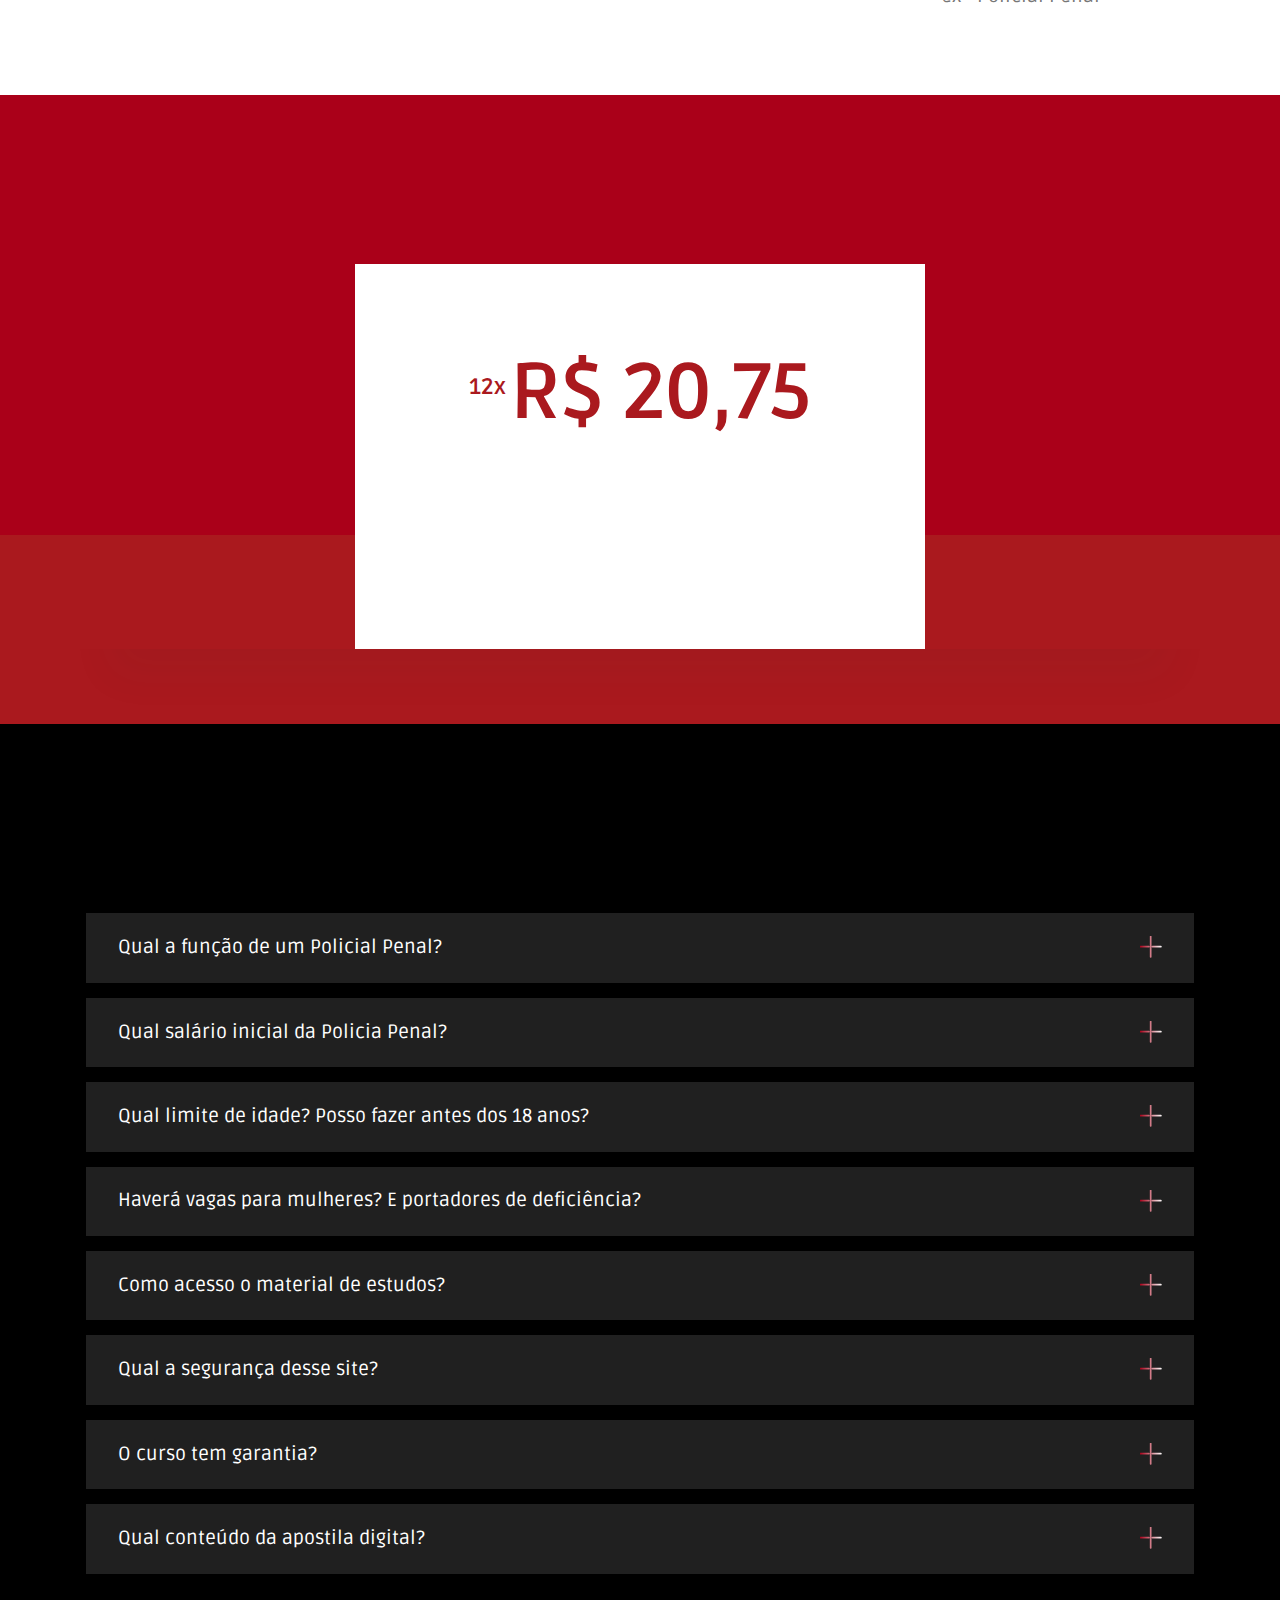
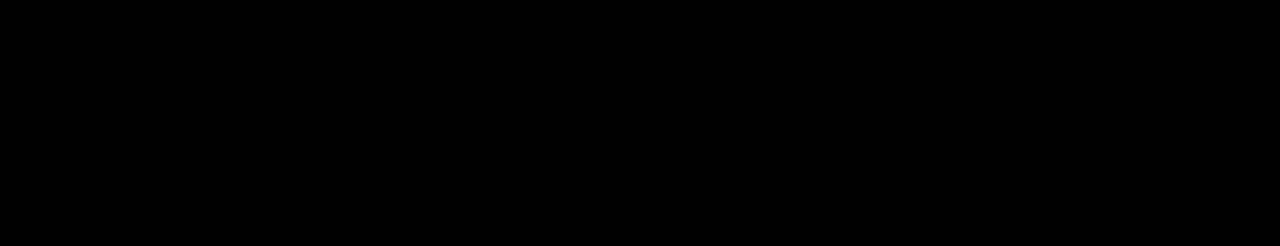
<file: voce-na-policia/voce-na-policia-master/index.html>
<!DOCTYPE html>
<html>
  <head>
    <meta charset="UTF-8" />
    <meta http-equiv="X-UA-Compatible" content="IE=edge" />

    <meta
      name="viewport"
      content="width=device-width, initial-scale=1, minimum-scale=1"
    />
    <link
      rel="shortcut icon"
      href="assets/images/voce-na-policia-favicon-2.png"
      type="image/x-icon"
    />
    <meta name="description" content="" />

    <title>Você na Polícia</title>

    <link
      rel="stylesheet"
      href="assets/web/assets/mobirise-icons2/mobirise2.css"
    />
    <link
      rel="stylesheet"
      href="assets/web/assets/mobirise-icons/mobirise-icons.css"
    />
    <link
      rel="stylesheet"
      href="assets/web/assets/mobirise-icons-bold/mobirise-icons-bold.css"
    />
    <link rel="stylesheet" href="assets/tether/tether.min.css" />
    <link rel="stylesheet" href="assets/bootstrap/css/bootstrap.min.css" />
    <link rel="stylesheet" href="assets/bootstrap/css/bootstrap-grid.min.css" />
    <link
      rel="stylesheet"
      href="assets/bootstrap/css/bootstrap-reboot.min.css"
    />
    <link rel="stylesheet" href="assets/chatbutton/floating-wpp.css" />
    <link rel="stylesheet" href="assets/animatecss/animate.css" />
    <link rel="stylesheet" href="assets/dropdown/css/style.css" />
    <link rel="stylesheet" href="assets/socicon/css/styles.css" />
    <link rel="stylesheet" href="assets/theme/css/style.css" />
    <link
      rel="preload"
      href="https://fonts.googleapis.com/css?family=Ruda:400,500,600,700,800,900&display=swap"
      as="style"
      onload="this.onload=null;this.rel='stylesheet'"
    />
    <noscript>
      <link
        rel="stylesheet"
        href="https://fonts.googleapis.com/css?family=Ruda:400,500,600,700,800,900&display=swap"
      />
    </noscript>
    <link
      rel="preload"
      as="style"
      href="assets/mobirise/css/mbr-additional.css"
    />
    <link
      rel="stylesheet"
      href="assets/mobirise/css/mbr-additional.css"
      type="text/css"
    />
  </head>
  <body>
    <section class="menu cid-sG1QZJmFtr" once="menu" id="menu3-1a">
      <nav class="navbar navbar-dropdown navbar-fixed-top navbar-expand-lg">
        <div class="navbar-brand">
          <span class="navbar-logo">
            <a href="/">
              <img
                src="assets/images/logo-vnp.png"
                alt=""
                style="height: 4.1rem;"
              />
            </a>
          </span>
        </div>
        <button
          class="navbar-toggler"
          type="button"
          data-toggle="collapse"
          data-target="#navbarSupportedContent"
          aria-controls="navbarNavAltMarkup"
          aria-expanded="false"
          aria-label="Toggle navigation"
        >
          <div class="hamburger">
            <span></span>
            <span></span>
            <span></span>
            <span></span>
          </div>
        </button>
        <div class="collapse navbar-collapse" id="navbarSupportedContent">
          <ul
            class="navbar-nav nav-dropdown nav-right"
            data-app-modern-menu="true"
          >
            <li class="nav-item">
              <a class="nav-link link text-white display-4" href="#sobre-curso">
                Sobre o curso
              </a>
            </li>
            <li class="nav-item">
              <a
                class="nav-link link text-white text-primary display-4"
                href="#professores"
              >
                Quem somos
              </a>
            </li>
            <li class="nav-item">
              <a
                class="nav-link link text-white text-primary display-4"
                href="#questions"
              >
                Perguntas frequentes
              </a>
            </li>
          </ul>
        </div>
      </nav>
    </section>

    <section class="header1 cid-sI2ugPwDe7 mbr-fullscreen" id="header01-2p">
      <div
        class="mbr-overlay"
        style="opacity: 0.2; background-color: rgb(0, 0, 0);"
      ></div>
      <div class="container">
        <div class="row pt-3">
          <div class="col-12 col-lg-9 align-left pt-3">
            <h1
              class="mbr-section-title mbr-white mbr-fonts-style mb-4 display-2"
            >
              <strong><br /></strong>
              <br />
              <br />
              <strong>INTENSIVO VOCÊ NA POLÍCIA</strong>
            </h1>
            <p
              class="mbr-text text-justify semibold mbr-fonts-style mb-4 display-7"
            >
              Um curso preparatório intensivo desenvolvido por uma equipe de
              <br />
              Professores, Investigadores, aprovados no último concurso da PCMG,
              <br />
              com um único propósito:
              <br />
              <br />
              APROVAR O MAIOR NÚMERO DE ALUNOS POSSÍVEL na Polícia Penal de
              Minas Gerais&nbsp;
              <br />
            </p>
          </div>
        </div>
      </div>
    </section>

    <section class="header1 cid-sG1QqnqphE mbr-fullscreen" id="header01-19">
      <div
        class="mbr-overlay"
        style="opacity: 0.2; background-color: rgb(0, 0, 0);"
      ></div>
      <div class="container">
        <div class="row">
          <div class="col-12 col-lg-9 align-left">
            <h1
              class="mbr-section-title mbr-white mbr-fonts-style mb-4 display-2"
            >
              <strong><br /></strong>
              <br />
              <br />
              <strong>INTENSIVO VOCÊ NA POLÍCIA</strong>
            </h1>
            <p class="mbr-text mbr-semibold mbr-fonts-style mb-4 display-7">
              Um curso preparatório intensivo desenvolvido por uma equipe de
              <br />
              Professores, Investigadores, aprovados no último concurso da PCMG,
              <br />
              com um único propósito:
              <br />
              <br />
              APROVAR O MAIOR NÚMERO DE ALUNOS POSSÍVEL na
              <br />
              Polícia Penal de Minas Gerais&nbsp;
              <br />
            </p>
          </div>
        </div>
      </div>
    </section>

    <section class="features15 cid-sI0RyV4Y0L" id="features015-2o">
      <div class="container">
        <div class="row justify-content-center">
          <div class="card p-3 col-12 col-md-6 col-lg-4">
            <div class="card-wrapper">
              <span class="mbr-iconfont mobi-mbri-info mobi-mbri"></span>
              <div class="card-box">
                <h4
                  class="card-title mbr-semibold mbr-black mbr-fonts-style display-7"
                >
                  - Nível médio
                  <br />
                  - Salário inicial R$ 5.097,15
                  <strong><br /></strong>
                </h4>
              </div>
            </div>
          </div>

          <div class="card p-3 col-12 col-md-6 col-lg-4">
            <div class="card-wrapper">
              <span class="mbr-iconfont mobi-mbri-file mobi-mbri"></span>
              <div class="card-box">
                <h4
                  class="card-title mbr-semibold mbr-black mbr-fonts-style display-7"
                >
                  - Prova 09/10/2022
                  <br />
                  - 3.506 Vagas 
                </h4>
              </div>
            </div>
          </div>

          <div class="card p-3 col-12 col-md-6 col-lg-4">
            <div class="card-wrapper">
              <span class="mbr-iconfont mobi-mbri-alert mobi-mbri"></span>
              <div class="card-box">
                <h4
                  class="card-title mbr-semibold mbr-black mbr-fonts-style display-7"
                >
                  - Inscrição até 03/08 a 25/08/2022
                  <div>- Taxa R$ 44,95</div>
                </h4>
              </div>
            </div>
          </div>
        </div>
      </div>
    </section>

    <section class="header8 cid-rRBNgZqJNa" id="content7-10">
      <div class="container-fluid align-center" id="sobre-curso">
        <div class="row justify-content-md-center">
          <div class="col-md-12 col-lg-6 m-auto left-block">
            <div class="media-content">
              <h1
                class="mbr-section-title align-left mbr-bold mbr-white mbr-fonts-style display-2"
              >
                Sobre o INTENSIVO
              </h1>

              <div class="mbr-section-text mbr-white">
                <p
                  class="mbr-text align-left mbr-fonts-style mbr-white display-7"
                >
                  <strong>
                    Focados em reunir qualidade e objetividade, preparamos um
                    curso que irá:
                  </strong>
                  <br />
                  <br />
                  <strong>
                    1.Organizar os seus estudos, para você não “se perder” no
                    caminho
                    <br />
                    <br />
                    2. Te levar direto ao ponto em cada uma das disciplinas,
                    abrangendo todos os tópicos do Edital
                    <br />
                    <br />
                    3. Abordar os temas conforme o estilo da banca Selecon
                    <br />
                  </strong>

                  <br />
                  <strong>
                    4.Economizar tempo com vídeo aulas inacabável e selecionando
                    materiais
                    <br />
                    <br />
                    5.Te entregar a experiência e segurança de quem já esteve no
                    seu lugar e foi aprovado
                    <br />
                  </strong>

                  <br />
                  <strong>
                    Assim, VOCÊ terá condições de estudar todas as disciplinas
                    do edital e aumentar fortemente as suas chances de ser
                    aprovado.
                  </strong>
                  <br />
                  <br />
                  <strong>
                    Qual é o tamanho do seu sonho?
                    <br />
                  </strong>
                  <br />
                  <strong>
                    A hora de VOCÊ começar a realizá-lo é AGORA.&nbsp;
                  </strong>
                  <br />
                </p>
              </div>
              <div class="mbr-section-btn align-left">
                <a
                  class="btn btn-primary display-7"
                  href="https://pay.hotmart.com/F58398885X"
                  target="_blank"
                >
                  Quero fazer parte do time
                </a>
              </div>
            </div>
          </div>
          <div class="mbr-white col-md-12 col-12 col-lg-6 video-block">
            <div class="box">
              <div
                class="mbr-media show-modal align-center py-2"
                data-modal=".modalWindow"
              >
                <div class="icon-wrap">
                  <span
                    class="mbr-iconfont fa-play fa mobi-mbri-play mobi-mbri"
                  ></span>
                </div>
              </div>
            </div>
          </div>
        </div>
      </div>
      <div>
        <div class="modalWindow" style="display: none;">
          <div class="modalWindow-container">
            <div class="modalWindow-video-container">
              <div class="modalWindow-video">
                <iframe
                  width="100%"
                  height="100%"
                  frameborder="0"
                  allowfullscreen="1"
                  data-src="https://www.youtube.com/watch?v=XSeFDyo6ZSI"
                ></iframe>
              </div>
              <a class="close" role="button" data-dismiss="modal">
                <span
                  aria-hidden="true"
                  class="mbri-close mbr-iconfont closeModal"
                ></span>
                <span class="sr-only">Close</span>
              </a>
            </div>
          </div>
        </div>
      </div>
    </section>

    <section
      class="features3 studiom4_features3 vertical-line cid-sG1T4qV396"
      id="features3-1f"
    >
      <div class="container">
        <div class="row">
          <div class="title col-12 align-center">
            <h2
              class="mbr-bold mbr-fonts-style mbr-section-title mbr-white display-2"
            >
              O que está incluso?
              <br />
              <br />
            </h2>
          </div>
          <div class="card col-12 col-md-6 col-lg-3">
            <div class="card-inner">
              <div class="card-img">
                <span class="mbr-iconfont mbr-iconfont-1 mbrib-file"></span>
              </div>
              <div class="card-box">
                <h4
                  class="card-title mbr-bold mbr-fonts-style mbr-white display-5"
                >
                  Material Exclusivo
                </h4>
                <p class="mbr-text mbr-fonts-style display-7">
                  Apostilas resumidas e objetivas em todas as disciplinas do
                  edital
                  <br />
                  <br />
                  <br />
                </p>
                <div class="card-icon"></div>
              </div>
            </div>
          </div>
          <div class="card col-12 col-md-6 col-lg-3">
            <div class="card-inner">
              <div class="card-img">
                <span class="mbr-iconfont mbr-iconfont-1 mbrib-calendar"></span>
              </div>
              <div class="card-box">
                <h4
                  class="card-title mbr-bold mbr-fonts-style mbr-white display-5"
                >
                  &nbsp;Cronograma
                </h4>
                <p class="mbr-text mbr-fonts-style display-7">
                  Estude todo o edital pelo menos duas vezes até a data da prova
                  e ainda faça questões para fixação, simulados e redações.
                  <br />
                </p>
                <div class="card-icon"></div>
              </div>
            </div>
          </div>
          <div class="card col-12 col-md-6 col-lg-3">
            <div class="card-inner">
              <div class="card-img">
                <span class="mbr-iconfont mbr-iconfont-1 mbrib-mobile2"></span>
              </div>
              <div class="card-box">
                <h4
                  class="card-title mbr-bold mbr-fonts-style mbr-white display-5"
                >
                  Plataforma
                </h4>
                <p class="mbr-text mbr-fonts-style display-7">
                  Plataforma hotmart interativa para organização de seus
                  estudos. Tudo em um só lugar.
                  <br />
                  <br />
                  <br />
                  <br />
                </p>
                <div class="card-icon"></div>
              </div>
            </div>
          </div>
          <div class="card col-12 col-md-6 col-lg-3">
            <div class="card-inner">
              <div class="card-img">
                <span class="mbr-iconfont-1 mbr-iconfont mbrib-search"></span>
              </div>
              <div class="card-box">
                <h4
                  class="card-title mbr-bold mbr-fonts-style mbr-white display-5"
                >
                  Revisões
                </h4>
                <p class="mbr-text mbr-fonts-style display-7">
                  Para fixação de conteúdo,reaprendizagem e treino para a prova
                  <br />
                  <br />
                  <br />
                  <br />
                  <br />
                  <br />
                </p>
                <div class="card-icon"></div>
              </div>
            </div>
          </div>
        </div>
      </div>
    </section>

    <section
      class="features3 studiom4_features3 vertical-line cid-sG4O3O60U2"
      id="features3-1k"
    >
      <div class="container">
        <div class="row">
          <div class="title col-12 align-center"></div>
          <div class="card col-12 col-md-6 col-lg-3">
            <div class="card-inner">
              <div class="card-img">
                <span class="mbr-iconfont mbr-iconfont-1 mbrib-pages"></span>
              </div>
              <div class="card-box">
                <h4
                  class="card-title mbr-bold mbr-fonts-style mbr-white display-5"
                >
                  Questões
                </h4>
                <p class="mbr-text mbr-fonts-style display-7">
                  Selecionadas no estilo da banca e com os pontos mais
                  pertinentes do edital em todas as disciplina.
                  <br />
                  <br />
                  &nbsp;
                  <br />
                </p>
                <div class="card-icon"></div>
              </div>
            </div>
          </div>
          <div class="card col-12 col-md-6 col-lg-3">
            <div class="card-inner">
              <div class="card-img">
                <span class="mbr-iconfont mbr-iconfont-1 mbrib-browse"></span>
              </div>
              <div class="card-box">
                <h4
                  class="card-title mbr-bold mbr-fonts-style mbr-white display-5"
                >
                  Simulados
                </h4>
                <p class="mbr-text mbr-fonts-style display-7">
                  Pensados para um treino forte e aferição do nível de
                  conhecimento e aprendizagem.
                  <br />
                  <br />
                  <br />
                  <br />
                  <br />
                </p>
                <div class="card-icon"></div>
              </div>
            </div>
          </div>
        </div>
      </div>
    </section>

    <section class="people1 cid-sGbwXWeW4j" id="people1-2e">
      <div
        class="mbr-overlay"
        style="opacity: 0.9; background-color: rgb(0, 0, 0);"
      ></div>

      <div class="container">
        <div class="user-card">
          <div class="row">
            <div class="col-12 col-md-6 col-lg-3">
              <div class="user_image">
                <img src="assets/images/garantia-selo-3.png" alt="" />
              </div>
            </div>

            <div class="col-12 col-md-6 col-lg-9">
              <div class="description">
                <div class="user_text">
                  <p class="mbr-fonts-style small display-2">
                    <strong>
                      Garantia de 7 dias
                    </strong>
                  </p>
                </div>

                <div class="user_desk mbr-fonts-style display-7">
                  Se não gostar do treinamento, peça seu dinheiro de volta
                  <div>que iremos devolver.</div>
                </div>
              </div>
            </div>
          </div>
        </div>
      </div>
    </section>

    <section class="team1 attorneym4_team1 cid-sG7lkotq38" id="team1-1y">
      <div class="container" id="professores">
        <div class="row justify-content-center">
          <div class="col-12 main-heading">
            <h3
              class="mbr-section-title main-title mbr-fonts-style align-left mbr-info display-2"
            >
              <strong>Professores</strong>
            </h3>
          </div>
          <div class="col-sm-6 team-card col-lg-4">
            <div class="card-wrap align-center">
              <div class="social-list">
                <a
                  href="https://www.instagram.com/rodrigosantanainvestigador/"
                  target="_blank"
                >
                  <span
                    class="px-2 icon1 mbr-iconfont mbr-iconfont-social socicon-instagram socicon"
                  ></span>
                </a>
              </div>
              <div class="image-wrap">
                <img src="assets/images/foto-rodrigo.png" alt="" />
              </div>
              <div class="content-wrap">
                <h5
                  class="mbr-section-title card-title mbr-fonts-style align-center mbr-info display-5"
                >
                  <strong>Rodrigo de Souza Santana&nbsp;</strong>
                </h5>
                <h6
                  class="mbr-section-subtitle mbr-fonts-style mbr-role align-center display-7"
                >
                  <span style="font-weight: normal;">
                    Coordenador e Professor
                  </span>
                  <div>
                    <span style="font-weight: normal;">
                      Graduado em Direito
                    </span>
                  </div>
                  <div>
                    <span style="font-weight: normal;">
                      Investigador de Polícia
                    </span>
                  </div>
                </h6>
              </div>
            </div>
          </div>

          <div class="col-sm-6 team-card col-lg-4">
            <div class="card-wrap align-center">
              <div class="social-list">
                <a
                  href="https://www.instagram.com/flaviainvestigadora/"
                  target="_blank"
                >
                  <span
                    class="px-2 icon1 mbr-iconfont mbr-iconfont-social socicon-instagram socicon"
                  ></span>
                </a>
              </div>
              <div class="image-wrap">
                <img src="assets/images/foto-flavia.png" alt="" />
              </div>
              <div class="content-wrap">
                <h5
                  class="mbr-section-title card-title mbr-fonts-style align-center mbr-info display-5"
                >
                  <strong>Flávia Regina de Oliveira</strong>
                </h5>
                <h6
                  class="mbr-section-subtitle mbr-fonts-style mbr-role align-center display-7"
                >
                  <span style="font-weight: normal;">
                    Coordenadora e Professora
                  </span>
                  <div>
                    <span style="font-weight: normal;">
                      Graduada em Direito
                    </span>
                  </div>
                  <div>
                    <span style="font-weight: normal;">
                      Investigadora de Polícia
                    </span>
                  </div>
                </h6>
              </div>
            </div>
          </div>

          <div class="col-sm-6 team-card col-lg-4 last-row-card last-card">
            <div class="card-wrap align-center">
              <div class="social-list">
                <a
                  href="https://www.instagram.com/leandro_fernandescarv/"
                  target="_blank"
                >
                  <span
                    class="px-2 icon1 mbr-iconfont mbr-iconfont-social socicon-instagram socicon"
                  ></span>
                </a>
              </div>
              <div class="image-wrap">
                <img src="assets/images/foto-leandro.png" alt="" />
              </div>
              <div class="content-wrap">
                <h5
                  class="mbr-section-title card-title mbr-fonts-style align-center mbr-info display-5"
                >
                  <strong>Leandro Fernandes Carvalho</strong>
                </h5>
                <h6
                  class="mbr-section-subtitle mbr-fonts-style mbr-role align-center display-7"
                >
                  <span style="font-weight: normal;">
                    Professor e&nbsp;Pós Graduado em Segurança Pública
                  </span>
                  <div>
                    <span style="font-weight: normal;">
                      Investigador de Polícia e
                    </span>
                  </div>
                  <div>
                    <span style="font-size: 1.2rem;">ex - Policial Penal</span>
                  </div>
                </h6>
              </div>
            </div>
          </div>
        </div>
      </div>
    </section>

    <section
      class="pricing1 levelm4_pricing-table01 cid-sG21rA6NPV"
      id="pricing-table01-1g"
    >
      <div class="box"></div>

      <div class="container">
        <div class="row justify-content-center">
          <div class="col-12 col-md-12">
            <h3
              class="main-title align-center pb-5 mbr-semibold mbr-black mbr-fonts-style display-2"
            >
              <strong>Faça o INTENSIVO</strong>
            </h3>
          </div>

          <div class="card p-3 col-12 col-md-6">
            <div class="card-wrapper">
              <div class="card-box align-center">
                <h4
                  class="card-subtitle align-center mbr-regular mbr-black mbr-fonts-style display-7"
                >
                  <strong>Por apenas:</strong>
                </h4>
                <span
                  class="mbr-usd pb-4 mbr-semibold mbr-fonts-style display-5"
                >
                  <strong>12x</strong>
                </span>
                <span
                  class="mbr-price pb-4 mbr-semibold mbr-fonts-style display-1"
                >
                  <strong>R$ 20,75</strong>
                </span>

                <p
                  class="mbr-text pb-2 pt-4 mbr-regular mbr-fonts-style display-7"
                >
                  <strong>ou à vista por R$ 249,00</strong>
                </p>
                <div class="mbr-section-btn">
                  <a
                    class="btn btn-md btn-primary display-7"
                    href="https://pay.hotmart.com/F58398885X"
                    target="_blank"
                  >
                    Quero fazer parte do time
                  </a>
                </div>
              </div>
            </div>
          </div>
        </div>
      </div>
    </section>

    <section
      class="accordion1 solutionm4_accordion1 cid-sG1SzW5yjC"
      id="accordions1-1c"
    >
      <div class="container">
        <div class="row" id="questions">
          <div class="col-12 col-md-12">
            <div class="section-head text-center">
              <h2
                class="mbr-section-title mbr-bold pb-2 mbr-fonts-style display-2"
              >
                Perguntas frequentes
                <br />
                <br />
              </h2>
            </div>
            <div class="clearfix"></div>
            <div
              id="bootstrap-toggle"
              class="toggle-panel accordionStyles tab-content"
            >
              <div class="card">
                <div class="card-header" role="tab" id="headingOne">
                  <a
                    role="button"
                    class="collapsed panel-title"
                    data-toggle="collapse"
                    data-core=""
                    href="#collapse1_9"
                    aria-expanded="false"
                    aria-controls="collapse1"
                  >
                    <h4 class="mbr-regular mbr-fonts-style display-7">
                      Qual a função de um Policial Penal?
                    </h4>
                    <span class="sign mbr-iconfont mbri-plus inactive"></span>
                  </a>
                </div>
                <div
                  id="collapse1_9"
                  class="panel-collapse noScroll collapse"
                  role="tabpanel"
                  aria-labelledby="headingOne"
                >
                  <div class="panel-body">
                    <p
                      class="mbr-fonts-style mbr-regular mbr-text panel-text display-7"
                    >
                      O Policial penal é responsável por manter a ordem e a
                      segurança de dos presídios e escoltas penitenciárias.
                      Também responsável pela vigilância interna e externa de
                      presídios.
                      <br />
                    </p>
                  </div>
                </div>
              </div>
              <div class="card">
                <div class="card-header" role="tab" id="headingTwo">
                  <a
                    role="button"
                    class="collapsed panel-title"
                    data-toggle="collapse"
                    data-core=""
                    href="#collapse2_9"
                    aria-expanded="false"
                    aria-controls="collapse2"
                  >
                    <h4 class="mbr-regular mbr-fonts-style display-7">
                      Qual salário inicial da Policia Penal?
                    </h4>
                    <span class="sign mbr-iconfont mbri-plus inactive"></span>
                  </a>
                </div>
                <div
                  id="collapse2_9"
                  class="panel-collapse noScroll collapse"
                  role="tabpanel"
                  aria-labelledby="headingTwo"
                >
                  <div class="panel-body">
                    <p
                      class="mbr-fonts-style mbr-regular mbr-text panel-text display-7"
                    >
                      O salário inicial é de R$ 4.631,00, podendo chegar à R$
                      8.875,16, além de benefícios como 13º, 1/3 de férias e
                      auxílio fardamento anual (cerca de R$ 1.850,00).
                      <br />
                    </p>
                  </div>
                </div>
              </div>
              <div class="card">
                <div class="card-header" role="tab" id="headingThree">
                  <a
                    role="button"
                    class="collapsed panel-title"
                    data-toggle="collapse"
                    data-core=""
                    href="#collapse3_9"
                    aria-expanded="false"
                    aria-controls="collapse3"
                  >
                    <h4 class="mbr-regular mbr-fonts-style display-7">
                      Qual limite de idade? Posso fazer antes dos 18 anos?
                    </h4>
                    <span class="sign mbr-iconfont mbri-plus inactive"></span>
                  </a>
                </div>
                <div
                  id="collapse3_9"
                  class="panel-collapse noScroll collapse"
                  role="tabpanel"
                  aria-labelledby="headingThree"
                >
                  <div class="panel-body">
                    <p
                      class="mbr-fonts-style mbr-regular mbr-text panel-text display-7"
                    >
                      Sem limites de idades, porém, você precisa ter um mínimo
                      de 16 anos para fazer o concurso e um mínimo de 18 anos na
                      data da posse do cargo.
                      <br />
                    </p>
                  </div>
                </div>
              </div>
              <div class="card">
                <div class="card-header" role="tab" id="headingThree">
                  <a
                    role="button"
                    class="collapsed panel-title"
                    data-toggle="collapse"
                    data-core=""
                    href="#collapse4_9"
                    aria-expanded="false"
                    aria-controls="collapse4"
                  >
                    <h4 class="mbr-regular mbr-fonts-style display-7">
                      Haverá vagas para mulheres? E portadores de deficiência?
                    </h4>
                    <span class="sign mbr-iconfont mbri-plus inactive"></span>
                  </a>
                </div>
                <div
                  id="collapse4_9"
                  class="panel-collapse noScroll collapse"
                  role="tabpanel"
                  aria-labelledby="headingThree"
                >
                  <div class="panel-body">
                    <p
                      class="mbr-fonts-style mbr-regular mbr-text panel-text display-7"
                    >
                      Sim, o concurso garante vagas para mulheres e PCD.
                      <br />
                    </p>
                  </div>
                </div>
              </div>
              <div class="card">
                <div class="card-header" role="tab" id="headingThree">
                  <a
                    role="button"
                    class="collapsed panel-title"
                    data-toggle="collapse"
                    data-core=""
                    href="#collapse5_9"
                    aria-expanded="false"
                    aria-controls="collapse5"
                  >
                    <h4 class="mbr-regular mbr-fonts-style display-7">
                      Como acesso o material de estudos?
                    </h4>
                    <span class="sign mbr-iconfont mbri-plus inactive"></span>
                  </a>
                </div>
                <div
                  id="collapse5_9"
                  class="panel-collapse noScroll collapse"
                  role="tabpanel"
                  aria-labelledby="headingThree"
                >
                  <div class="panel-body">
                    <p
                      class="mbr-fonts-style mbr-regular mbr-text panel-text display-7"
                    >
                      Você pode acessar pelo site da Hotmart ou pelo aplicativo
                      Hotmart Sparkle no seu celular, tablete ou notebook.
                      <br />
                    </p>
                  </div>
                </div>
              </div>
              <div class="card">
                <div class="card-header" role="tab" id="headingThree">
                  <a
                    role="button"
                    class="collapsed panel-title"
                    data-toggle="collapse"
                    data-core=""
                    href="#collapse6_9"
                    aria-expanded="false"
                    aria-controls="collapse6"
                  >
                    <h4 class="mbr-regular mbr-fonts-style display-7">
                      Qual a segurança desse site?
                    </h4>
                    <span class="sign mbr-iconfont mbri-plus inactive"></span>
                  </a>
                </div>
                <div
                  id="collapse6_9"
                  class="panel-collapse noScroll collapse"
                  role="tabpanel"
                  aria-labelledby="headingThree"
                >
                  <div class="panel-body">
                    <p
                      class="mbr-fonts-style mbr-regular mbr-text panel-text display-7"
                    >
                      O Hotmart não retém dados do seu cartão ou qualquer outro
                      dado e possui todos os certificados de segurança.
                      <br />
                    </p>
                  </div>
                </div>
              </div>
            </div>
          </div>
        </div>
      </div>
    </section>

    <section
      class="accordion1 solutionm4_accordion1 cid-sG4RnMcdhk"
      id="accordions1-1l"
    >
      <div class="container">
        <div class="row">
          <div class="col-12 col-md-12">
            <div class="section-head text-center"></div>
            <div class="clearfix"></div>
            <div
              id="bootstrap-toggle"
              class="toggle-panel accordionStyles tab-content"
            >
              <div class="card">
                <div class="card-header" role="tab" id="headingOne">
                  <a
                    role="button"
                    class="collapsed panel-title"
                    data-toggle="collapse"
                    data-core=""
                    href="#collapse1_10"
                    aria-expanded="false"
                    aria-controls="collapse1"
                  >
                    <h4 class="mbr-regular mbr-fonts-style display-7">
                      O curso tem garantia?
                    </h4>
                    <span class="sign mbr-iconfont mbri-plus inactive"></span>
                  </a>
                </div>
                <div
                  id="collapse1_10"
                  class="panel-collapse noScroll collapse"
                  role="tabpanel"
                  aria-labelledby="headingOne"
                >
                  <div class="panel-body">
                    <p
                      class="mbr-fonts-style mbr-regular mbr-text panel-text display-7"
                    >
                      Você tem 7 dias garantidos para testar o treinamento. Caso
                      queira optar pelo cancelamento, o reembolso é integral.
                      <br />
                    </p>
                  </div>
                </div>
              </div>
              <div class="card">
                <div class="card-header" role="tab" id="headingTwo">
                  <a
                    role="button"
                    class="collapsed panel-title"
                    data-toggle="collapse"
                    data-core=""
                    href="#collapse2_10"
                    aria-expanded="false"
                    aria-controls="collapse2"
                  >
                    <h4 class="mbr-regular mbr-fonts-style display-7">
                      Qual conteúdo da apostila digital?
                    </h4>
                    <span class="sign mbr-iconfont mbri-plus inactive"></span>
                  </a>
                </div>
                <div
                  id="collapse2_10"
                  class="panel-collapse noScroll collapse"
                  role="tabpanel"
                  aria-labelledby="headingTwo"
                >
                  <div class="panel-body">
                    <p
                      class="mbr-fonts-style mbr-regular mbr-text panel-text display-7"
                    >
                      Um treinamento específico para banca SELECON para o
                      concurso da polícia penal. Contando com matérias de Língua
                      Portuguesa, Direito Penal, Noções de Direito e muito mais.
                      <br />
                    </p>
                  </div>
                </div>
              </div>
            </div>
          </div>
        </div>
      </div>
    </section>

    <section class="extFooter cid-sFEePtMxXP" id="extFooter9-11">
      <div class="container-fluid text-center pb-4 mb-4">
        <div class="row justify-content-center pb-4">
          <div class="col-md-6 col-sm-12">
            <h3 class="inner-text mbr-fonts-style content-text display-7">
              Criado por
              <strong>
                <a
                  href="https://agenciajomi.com.br/"
                  class="text-primary"
                  target="_blank"
                >
                  Agência Jomi
                </a>
              </strong>
            </h3>
          </div>
          <div class="social-media col-md-6 col-sm-12">
            <ul>
              <li>
                <a
                  class="icon-transition"
                  href="https://lkt.bio/voce-na-policia"
                  target="_blank"
                >
                  <span class="mbr-iconfont socicon-instagram socicon"></span>
                </a>
              </li>
              <li>
                <a
                  class="icon-transition"
                  href="https://chat.whatsapp.com/JsjpBIPN9CgAiz62Z7oLLI?utm_source=whatsapp&utm_medium=open_group&utm_campaign=cap_lead"
                  target="_blank"
                >
                  <span class="mbr-iconfont socicon-whatsapp socicon"></span>
                </a>
              </li>
              <li>
                <a
                  class="icon-transition"
                  href="https://t.me/joinchat/ouAQq5S5OMU0ZTcx?utm_source=telegram&utm_medium=open_group&utm_campaign=cap_lead"
                  target="_blank"
                >
                  <span class="mbr-iconfont socicon-telegram socicon"></span>
                </a>
              </li>
            </ul>
          </div>
        </div>
      </div>
    </section>

    <script src="assets/web/assets/jquery/jquery.min.js"></script>
    <script src="assets/popper/popper.min.js"></script>
    <script src="assets/tether/tether.min.js"></script>
    <script src="assets/bootstrap/js/bootstrap.min.js"></script>
    <script src="assets/smoothscroll/smooth-scroll.js"></script>
    <script src="assets/viewportchecker/jquery.viewportchecker.js"></script>
    <script src="assets/chatbutton/floating-wpp.js"></script>
    <script src="assets/chatbutton/script.js"></script>
    <script src="assets/dropdown/js/nav-dropdown.js"></script>
    <script src="assets/dropdown/js/navbar-dropdown.js"></script>
    <script src="assets/touchswipe/jquery.touch-swipe.min.js"></script>
    <script src="assets/playervimeo/vimeo_player.js"></script>
    <script src="assets/mbr-switch-arrow/mbr-switch-arrow.js"></script>
    <script src="assets/sociallikes/social-likes.js"></script>
    <script src="assets/theme/js/script.js"></script>

    <div id="scrollToTop" class="scrollToTop mbr-arrow-up">
      <a style="text-align: center;">
        <i
          class="mbr-arrow-up-icon mbr-arrow-up-icon-cm cm-icon cm-icon-smallarrow-up"
        ></i>
      </a>
    </div>
    <input name="animation" type="hidden" />
    <div
      id="chatbutton-wa"
      data-phone="+553195733195"
      data-showpopup="true"
      data-headertitle="Converse conosco no WhatsApp"
      data-popupmessage="Olá! Como podemos te ajudar?"
      data-placeholder="Digite sua dúvida aqui..."
      data-position="left"
      data-headercolor="#39847a"
      data-backgroundcolor="#e5ddd5"
      data-autoopentimeout="5"
      data-size="65px"
    >
      <div class="floating-wpp-button" style="width: 65px; height: 65px;">
        <div class="floating-wpp-button-image">
          <!--?xml version="1.0" encoding="UTF-8" standalone="no"?-->
          <svg
            xmlns="http://www.w3.org/2000/svg"
            xmlns:xlink="http://www.w3.org/1999/xlink"
            style="isolation: isolate;"
            viewBox="0 0 800 800"
            width="65"
            height="65"
          >
            <defs>
              <clipPath id="_clipPath_A3g8G5hPEGG2L0B6hFCxamU4cc8rfqzQ">
                <rect width="800" height="800"></rect>
              </clipPath>
            </defs>
            <g clip-path="url(#_clipPath_A3g8G5hPEGG2L0B6hFCxamU4cc8rfqzQ)">
              <g>
                <path
                  d=" M 787.59 800 L 12.41 800 C 5.556 800 0 793.332 0 785.108 L 0 14.892 C 0 6.667 5.556 0 12.41 0 L 787.59 0 C 794.444 0 800 6.667 800 14.892 L 800 785.108 C 800 793.332 794.444 800 787.59 800 Z "
                  fill="rgb(37,211,102)"
                ></path>
              </g>
              <g>
                <path
                  d=" M 508.558 450.429 C 502.67 447.483 473.723 433.24 468.325 431.273 C 462.929 429.308 459.003 428.328 455.078 434.22 C 451.153 440.114 439.869 453.377 436.434 457.307 C 433 461.236 429.565 461.729 423.677 458.78 C 417.79 455.834 398.818 449.617 376.328 429.556 C 358.825 413.943 347.008 394.663 343.574 388.768 C 340.139 382.873 343.207 379.687 346.155 376.752 C 348.804 374.113 352.044 369.874 354.987 366.436 C 357.931 362.999 358.912 360.541 360.875 356.614 C 362.837 352.683 361.857 349.246 360.383 346.299 C 358.912 343.352 347.136 314.369 342.231 302.579 C 337.451 291.099 332.597 292.654 328.983 292.472 C 325.552 292.301 321.622 292.265 317.698 292.265 C 313.773 292.265 307.394 293.739 301.996 299.632 C 296.6 305.527 281.389 319.772 281.389 348.752 C 281.389 377.735 302.487 405.731 305.431 409.661 C 308.376 413.592 346.949 473.062 406.015 498.566 C 420.062 504.634 431.03 508.256 439.581 510.969 C 453.685 515.451 466.521 514.818 476.666 513.302 C 487.978 511.613 511.502 499.06 516.409 485.307 C 521.315 471.55 521.315 459.762 519.842 457.307 C 518.371 454.851 514.446 453.377 508.558 450.429 Z  M 401.126 597.117 L 401.047 597.117 C 365.902 597.104 331.431 587.661 301.36 569.817 L 294.208 565.572 L 220.08 585.017 L 239.866 512.743 L 235.21 505.332 C 215.604 474.149 205.248 438.108 205.264 401.1 C 205.307 293.113 293.17 205.257 401.204 205.257 C 453.518 205.275 502.693 225.674 539.673 262.696 C 576.651 299.716 597.004 348.925 596.983 401.258 C 596.939 509.254 509.078 597.117 401.126 597.117 Z  M 567.816 234.565 C 523.327 190.024 464.161 165.484 401.124 165.458 C 271.24 165.458 165.529 271.161 165.477 401.085 C 165.46 442.617 176.311 483.154 196.932 518.892 L 163.502 641 L 288.421 608.232 C 322.839 627.005 361.591 636.901 401.03 636.913 L 401.126 636.913 L 401.127 636.913 C 530.998 636.913 636.717 531.2 636.77 401.274 C 636.794 338.309 612.306 279.105 567.816 234.565"
                  fill-rule="evenodd"
                  fill="rgb(255,255,255)"
                ></path>
              </g>
            </g>
          </svg>
        </div>
      </div>
    </div>
  </body>
</html>
</file>
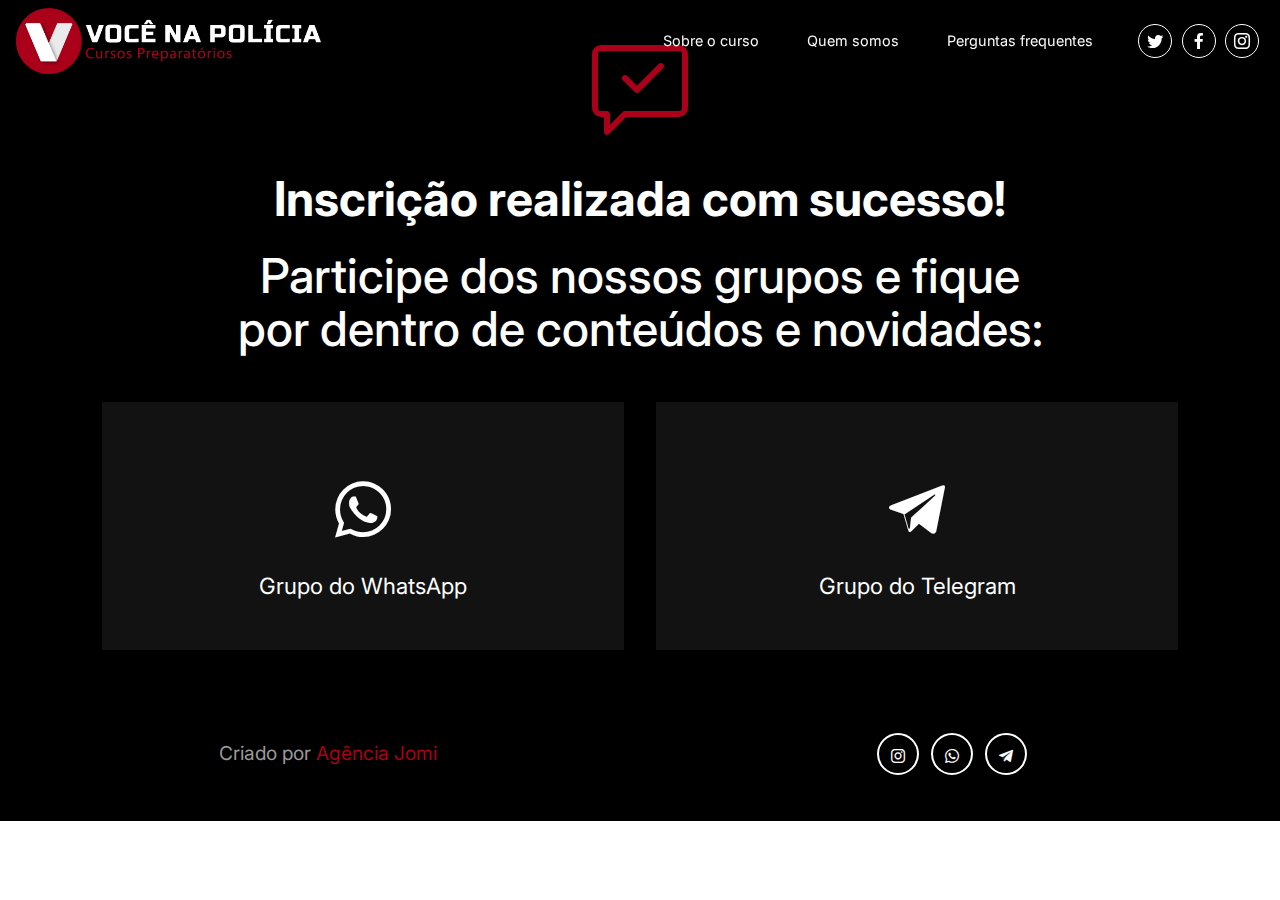
<file: inscricao-sucesso.html>
<!DOCTYPE html>
<html  >
<head>
  
  <meta charset="UTF-8">
  <meta http-equiv="X-UA-Compatible" content="IE=edge">
  
  <meta name="viewport" content="width=device-width, initial-scale=1, minimum-scale=1">
  <link rel="shortcut icon" href="assets/images/voce-na-policia-favicon-2.png" type="image/x-icon">
  <meta name="description" content="">
  
  
  <title>Cadastro com sucesso</title>
  <link rel="stylesheet" href="assets/web/assets/mobirise-icons-bold/mobirise-icons-bold.css">
  <link rel="stylesheet" href="assets/web/assets/mobirise-icons2/mobirise2.css">
  <link rel="stylesheet" href="assets/tether/tether.min.css">
  <link rel="stylesheet" href="assets/bootstrap/css/bootstrap.min.css">
  <link rel="stylesheet" href="assets/bootstrap/css/bootstrap-grid.min.css">
  <link rel="stylesheet" href="assets/bootstrap/css/bootstrap-reboot.min.css">
  <link rel="stylesheet" href="assets/animatecss/animate.css">
  <link rel="stylesheet" href="assets/socicon/css/styles.css">
  <link rel="stylesheet" href="assets/dropdown/css/style.css">
  <link rel="stylesheet" href="assets/theme/css/style.css">
  <link rel="preload" href="https://fonts.googleapis.com/css?family=Inter:100,200,300,400,500,600,700,800,900&display=swap" as="style" onload="this.onload=null;this.rel='stylesheet'">
  <noscript><link rel="stylesheet" href="https://fonts.googleapis.com/css?family=Inter:100,200,300,400,500,600,700,800,900&display=swap"></noscript>
  <link rel="preload" as="style" href="assets/mobirise/css/mbr-additional.css"><link rel="stylesheet" href="assets/mobirise/css/mbr-additional.css" type="text/css">
  
  
  
  
</head>
<body>
  
  <section class="menu cid-sGbD3plb9z" once="menu" id="menu3-1h">

    
    

    <nav class="navbar navbar-dropdown navbar-fixed-top navbar-expand-lg">
        <div class="navbar-brand">
            <span class="navbar-logo">
                <a href="#">
                    <img src="assets/images/logo-vnp.png" alt="" style="height: 4.1rem;">
                </a>
            </span>
            
        </div>
        <button class="navbar-toggler" type="button" data-toggle="collapse" data-target="#navbarSupportedContent" aria-controls="navbarNavAltMarkup" aria-expanded="false" aria-label="Toggle navigation">
            <div class="hamburger">
                <span></span>
                <span></span>
                <span></span>
                <span></span>
            </div>
        </button>
      <div class="collapse navbar-collapse" id="navbarSupportedContent">
            <ul class="navbar-nav nav-dropdown nav-right" data-app-modern-menu="true"><li class="nav-item">
                    <a class="nav-link link text-white display-4" href="#">Sobre o curso</a>
                </li>
                <li class="nav-item">
                    <a class="nav-link link text-white display-4" href="#">Quem somos</a>
                </li>
                <li class="nav-item">
                    <a class="nav-link link text-white display-4" href="#">Perguntas frequentes</a>
                </li></ul>
            <div class="icons-menu">
              <div class="soc-item">
                <a href="#" target="_blank">
                  <span class="mbr-iconfont socicon socicon-twitter"></span>
                </a>
              </div>
              <div class="soc-item">
                <a href="#" target="_blank">
                  <span class="mbr-iconfont socicon socicon-facebook"></span>
                </a>
              </div>
              <div class="soc-item">
                <a href="#" target="_blank">
                  <span class="mbr-iconfont socicon socicon-instagram"></span>
                </a>
              </div>
              
              
              
            </div>
            
      </div>
    </nav>
</section>



<section class="cid-sFDQWVi8UY" id="header02-y">

    

    

    <div class="container align-center">
        <div class="row justify-content-center">
            <div class="mbr-white col-md-12 col-lg-9">
                <div class="icon-wrap">
                    <span class="mbr-iconfont mbrib-cust-feedback" style="color: rgb(170, 0, 25); fill: rgb(170, 0, 25);"></span>

                </div>
                <h1 class="mbr-section-title mbr-bold pb-3 mbr-fonts-style display-2">
                    Inscrição realizada com sucesso!<br></h1>
                <p class="mbr-text pb-3 mbr-semibold mbr-fonts-style display-2">
                    Participe dos nossos grupos e fique por dentro de conteúdos e novidades:</p>
                
            </div>
        </div>
    </div>
</section>

<section class="features3 studiom4_features3 vertical-line cid-sFDKq2mu5O" id="features3-p">

	

	
	<div class="container">
		<div class="row">
			<div class="title col-12 align-center">
				
				
			</div>
			<div class="card col-6 col-md-6">
				<div class="card-inner">
					<div class="card-img">
						<span class="mbr-iconfont mbr-iconfont-1 socicon-whatsapp socicon"></span>
					</div>
					<div class="card-box">
						<h4 class="card-title mbr-bold mbr-fonts-style mbr-white display-5"><span style="font-weight: normal;">Grupo do WhatsApp</span></h4>
						
						<div class="card-icon">
							
						</div>
					</div>

				</div>
			</div>
			<div class="card col-6 col-md-6">
				<div class="card-inner">
					<div class="card-img">
						<span class="mbr-iconfont mbr-iconfont-1 socicon-telegram socicon"></span>
					</div>
					<div class="card-box">
						<h4 class="card-title mbr-bold mbr-fonts-style mbr-white display-5"><span style="font-weight: normal;">
							Grupo do Telegram</span></h4>
						
						<div class="card-icon">
							
						</div>
					</div>
				</div>
			</div>
		
			
		</div>
	</div>
</section>

<section class="extFooter cid-sFDIwvmHl6" id="extFooter9-o">

    

    
       <div class="container-fluid text-center">
           <div class="row justify-content-center">
             <div class="col-md-6 col-sm-12">
                 <h3 class="inner-text mbr-fonts-style content-text display-7">
                    Criado por <strong><a href="https://agenciajomi.com.br/" class="text-primary" target="_blank">Agência Jomi</a></strong></h3>
             </div>
             <div class="social-media col-md-6 col-sm-12">
                  <ul>
                      <li>
                        <a class="icon-transition" href="https://lkt.bio/voce-na-policia" target="_blank">
                          <span class="mbr-iconfont socicon-instagram socicon"></span>
                        </a>
                      </li>
                      <li>
                        <a class="icon-transition" href="https://chat.whatsapp.com/JsjpBIPN9CgAiz62Z7oLLI?utm_source=whatsapp&utm_medium=open_group&utm_campaign=cap_lead" target="_blank">
                          <span class="mbr-iconfont socicon-whatsapp socicon"></span>
                        </a>
                      </li>
                      <li>
                        <a class="icon-transition" href="https://t.me/joinchat/ouAQq5S5OMU0ZTcx?utm_source=telegram&utm_medium=open_group&utm_campaign=cap_lead" target="_blank">
                          <span class="mbr-iconfont socicon-telegram socicon"></span>
                        </a>
                      </li>
                      
                      
                   </ul>
              </div>
    </div>
       </div>

</section>


<script src="assets/web/assets/jquery/jquery.min.js"></script>
  <script src="assets/popper/popper.min.js"></script>
  <script src="assets/tether/tether.min.js"></script>
  <script src="assets/bootstrap/js/bootstrap.min.js"></script>
  <script src="assets/smoothscroll/smooth-scroll.js"></script>
  <script src="assets/viewportchecker/jquery.viewportchecker.js"></script>
  <script src="assets/sociallikes/social-likes.js"></script>
  <script src="assets/dropdown/js/nav-dropdown.js"></script>
  <script src="assets/dropdown/js/navbar-dropdown.js"></script>
  <script src="assets/touchswipe/jquery.touch-swipe.min.js"></script>
  <script src="assets/theme/js/script.js"></script>
  
  
  
 <div id="scrollToTop" class="scrollToTop mbr-arrow-up"><a style="text-align: center;"><i class="mbr-arrow-up-icon mbr-arrow-up-icon-cm cm-icon cm-icon-smallarrow-up"></i></a></div>
    <input name="animation" type="hidden">
  </body>
</html>
</file>
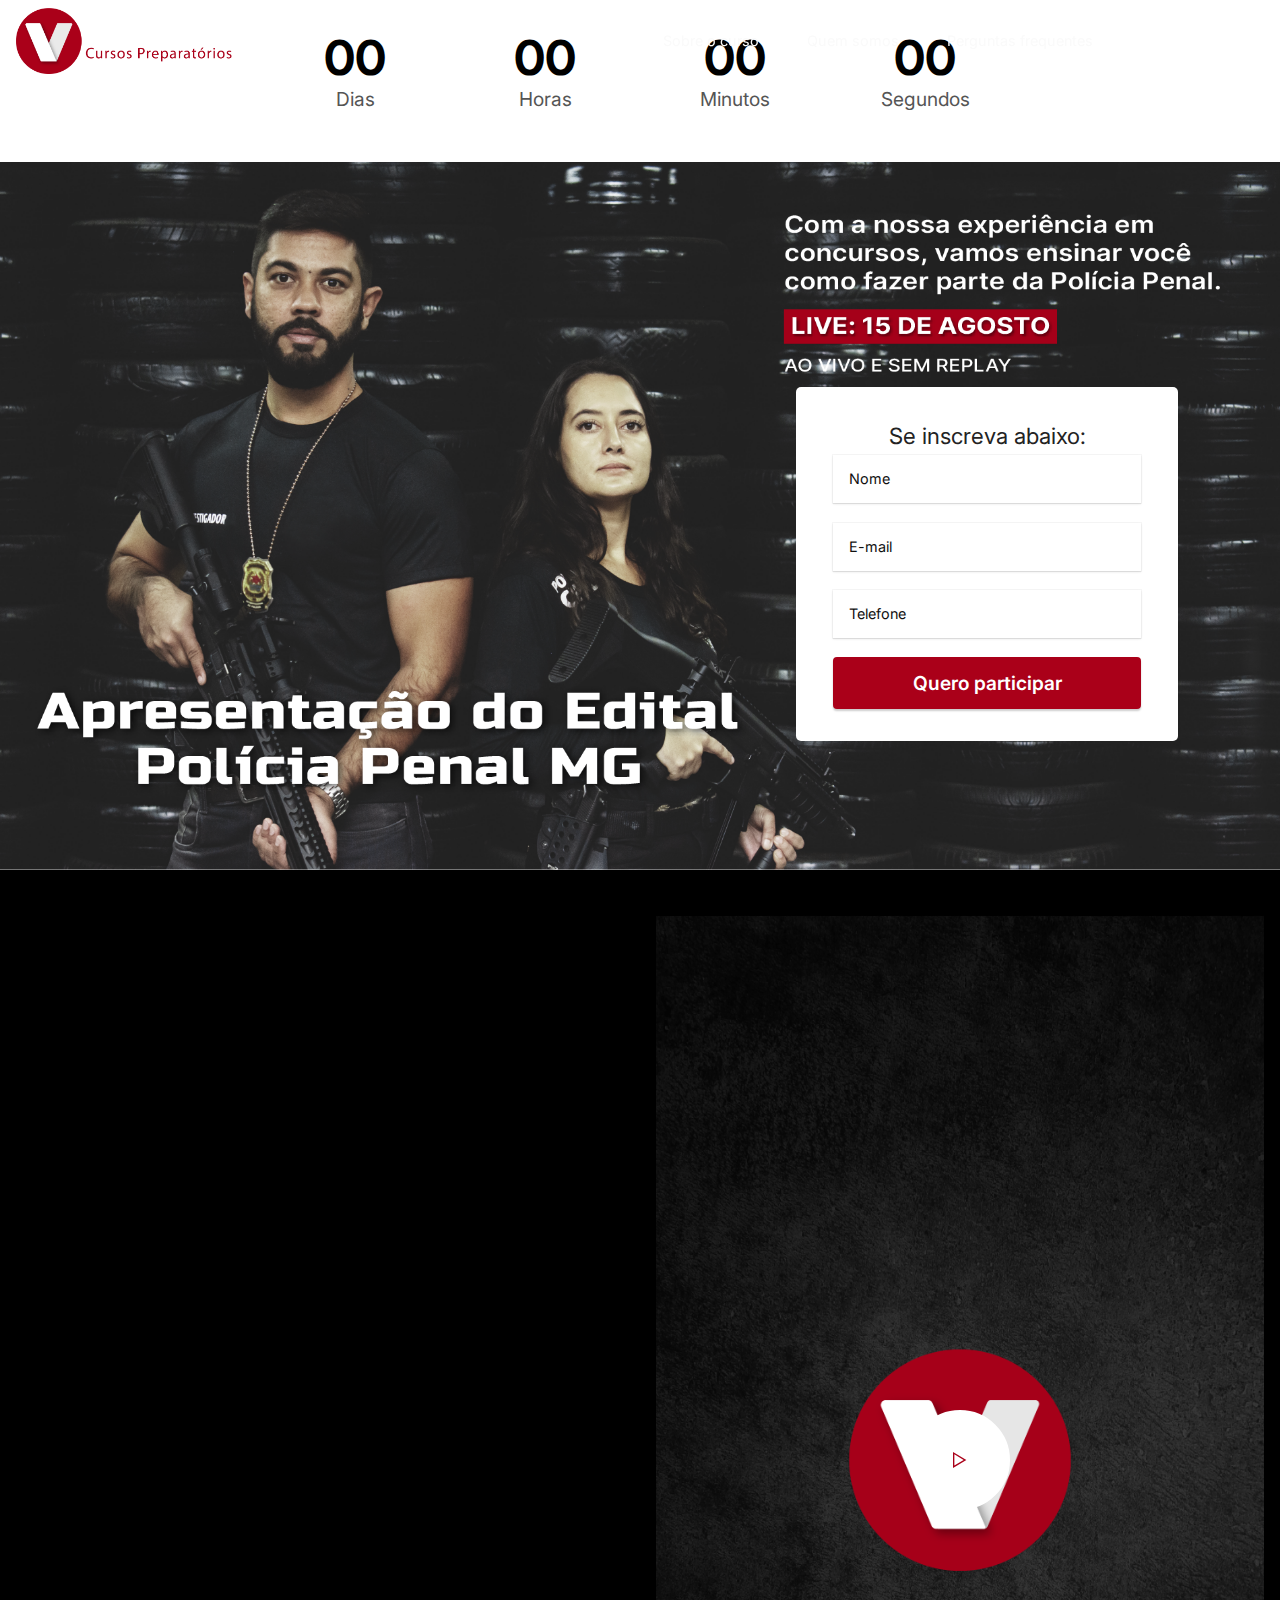
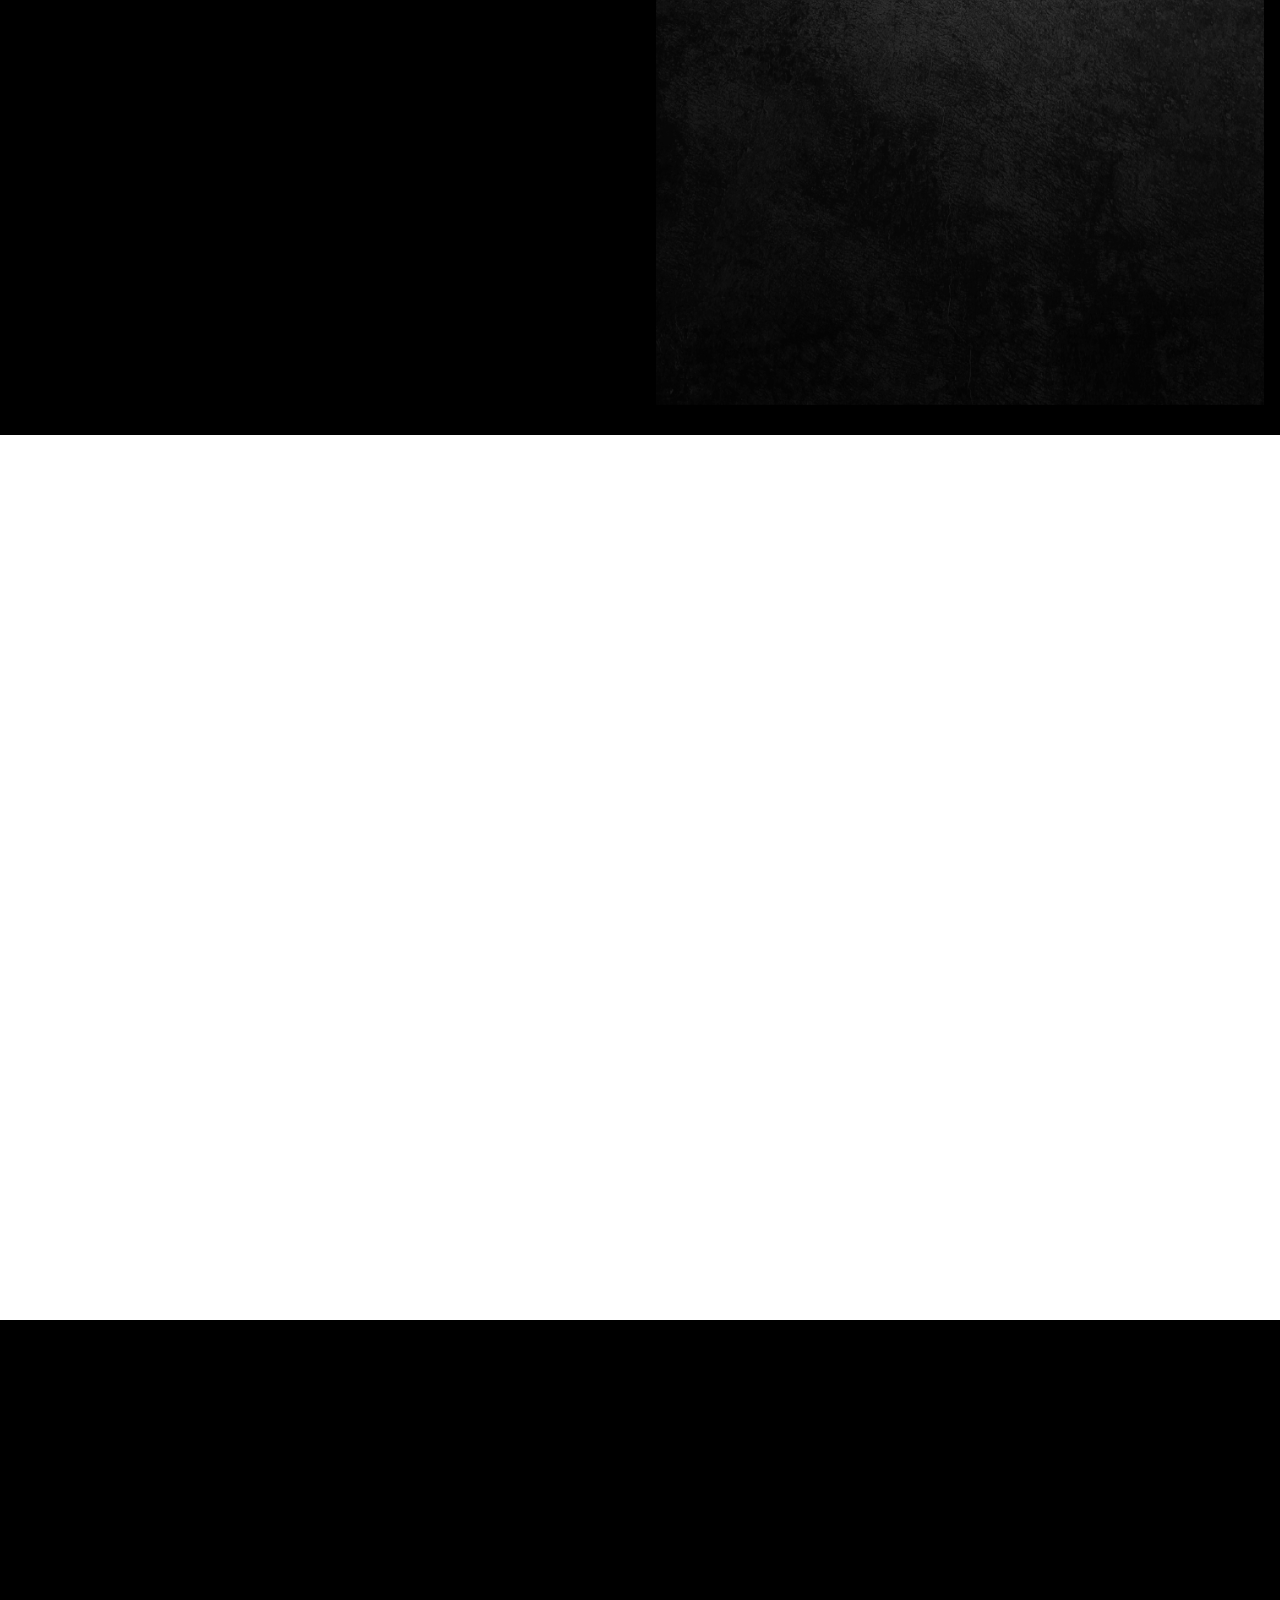
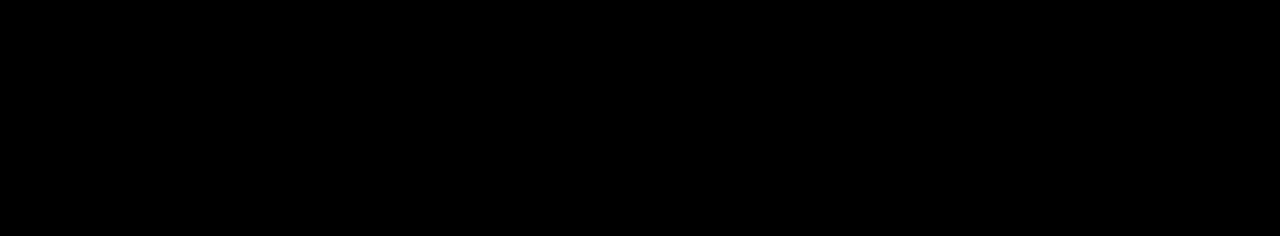
<file: site-live.html>
<!DOCTYPE html>
<html  >
<head>
  
  <meta charset="UTF-8">
  <meta http-equiv="X-UA-Compatible" content="IE=edge">
  
  <meta name="viewport" content="width=device-width, initial-scale=1, minimum-scale=1">
  <link rel="shortcut icon" href="assets/images/voce-na-policia-favicon-2.png" type="image/x-icon">
  <meta name="description" content="">
  
  
  <title>Home</title>
  <link rel="stylesheet" href="assets/web/assets/mobirise-icons2/mobirise2.css">
  <link rel="stylesheet" href="assets/web/assets/mobirise-icons/mobirise-icons.css">
  <link rel="stylesheet" href="assets/tether/tether.min.css">
  <link rel="stylesheet" href="assets/bootstrap/css/bootstrap.min.css">
  <link rel="stylesheet" href="assets/bootstrap/css/bootstrap-grid.min.css">
  <link rel="stylesheet" href="assets/bootstrap/css/bootstrap-reboot.min.css">
  <link rel="stylesheet" href="assets/animatecss/animate.css">
  <link rel="stylesheet" href="assets/formstyler/jquery.formstyler.css">
  <link rel="stylesheet" href="assets/formstyler/jquery.formstyler.theme.css">
  <link rel="stylesheet" href="assets/datepicker/jquery.datetimepicker.min.css">
  <link rel="stylesheet" href="assets/socicon/css/styles.css">
  <link rel="stylesheet" href="assets/dropdown/css/style.css">
  <link rel="stylesheet" href="assets/theme/css/style.css">
  <link rel="preload" href="https://fonts.googleapis.com/css?family=Inter:100,200,300,400,500,600,700,800,900&display=swap" as="style" onload="this.onload=null;this.rel='stylesheet'">
  <noscript><link rel="stylesheet" href="https://fonts.googleapis.com/css?family=Inter:100,200,300,400,500,600,700,800,900&display=swap"></noscript>
  <link rel="preload" as="style" href="assets/mobirise/css/mbr-additional.css"><link rel="stylesheet" href="assets/mobirise/css/mbr-additional.css" type="text/css">
  
  
  
  
</head>
<body>
  
  <section class="menu cid-sGbD3plb9z" once="menu" id="menu3-1h">

    
    

    <nav class="navbar navbar-dropdown navbar-fixed-top navbar-expand-lg">
        <div class="navbar-brand">
            <span class="navbar-logo">
                <a href="#">
                    <img src="assets/images/logo-vnp.png" alt="" style="height: 4.1rem;">
                </a>
            </span>
            
        </div>
        <button class="navbar-toggler" type="button" data-toggle="collapse" data-target="#navbarSupportedContent" aria-controls="navbarNavAltMarkup" aria-expanded="false" aria-label="Toggle navigation">
            <div class="hamburger">
                <span></span>
                <span></span>
                <span></span>
                <span></span>
            </div>
        </button>
      <div class="collapse navbar-collapse" id="navbarSupportedContent">
            <ul class="navbar-nav nav-dropdown nav-right" data-app-modern-menu="true"><li class="nav-item">
                    <a class="nav-link link text-white display-4" href="#">Sobre o curso</a>
                </li>
                <li class="nav-item">
                    <a class="nav-link link text-white display-4" href="#">Quem somos</a>
                </li>
                <li class="nav-item">
                    <a class="nav-link link text-white display-4" href="#">Perguntas frequentes</a>
                </li></ul>
            <div class="icons-menu">
              <div class="soc-item">
                <a href="#" target="_blank">
                  <span class="mbr-iconfont socicon socicon-twitter"></span>
                </a>
              </div>
              <div class="soc-item">
                <a href="#" target="_blank">
                  <span class="mbr-iconfont socicon socicon-facebook"></span>
                </a>
              </div>
              <div class="soc-item">
                <a href="#" target="_blank">
                  <span class="mbr-iconfont socicon socicon-instagram"></span>
                </a>
              </div>
              
              
              
            </div>
            
      </div>
    </nav>
</section>

<section class="countdown3 cid-sFQpZNWJaP" id="countdown3-17">
    
    <div class="mbr-overlay" style="opacity: 0.7; background-color: rgb(255, 255, 255);">
    </div>
    <div class="container">
        <div class="row justify-content-center">
            <div class="col-lg-8">
                
                
                <div class="countdown-cont align-center mb-5">
                    <div class="daysCountdown col-xs-3 col-sm-3 col-md-3" title="Dias"></div>
                    <div class="hoursCountdown col-xs-3 col-sm-3 col-md-3" title="Horas"></div>
                    <div class="minutesCountdown col-xs-3 col-sm-3 col-md-3" title="Minutos"></div>
                    <div class="secondsCountdown col-xs-3 col-sm-3 col-md-3" title="Segundos"></div>
                    <div class="countdown" data-due-date="2021/08/15"></div>
                </div>
                
                
                
            </div>
        </div>
    </div>
</section>

<section class="form cid-rRBN6JT0iJ" id="header3-x">
    
    
    <div class="container">
        <div class="row">
            <div class="col-md-12 col-lg-7 m-auto">
              <div class="title">
                
                
                
              </div>
            </div>

            <div class="col-lg-5 my-auto pb-4 mbr-form" data-form-type="formoid">
<!--Formbuilder Form-->
<form action="https://mobirise.eu/" method="POST" class="mbr-form form-with-styler" data-form-title="Pagina de captura-lead Voce na policia"><input type="hidden" name="email" data-form-email="true" value="QfA6HaN2WsauQ/4IjH0tO3LVsiqlUVAm+6KkXAckUo5eyg5zdaHCQcoXU38eZSSIivnndUh9pmZvNvhaKq3NuGcUfozFKtACgiNxoBWA5DJ9/v4B88Av4wljQ/DKFVRH.Il206Fxy7kNvPQZJKmjQIv7HvsCWSS3nVQePCGbKMrnTzXyfCwyzqjn4Dnzg483MGghJy/hmdY12OsLmlBggOoegcCB8dvnqV/lcceHAq7+dnPm2sWsejTnVnxj6/i01">
<div class="form-row">
<div hidden="hidden" data-form-alert="" class="alert alert-success col-12"></div>
<div hidden="hidden" data-form-alert-danger="" class="alert alert-danger col-12">Oops...! some problem!</div>
</div>
<div class="dragArea form-row">
<div class="col-lg-12">
<h5 class="mbr-fonts-style mbr-black display-5">Se inscreva abaixo:</h5>
</div>
<div class="col-lg-12">

</div>
<div data-for="Name" class="col-lg-12 form-group">
<input type="text" name="Name" placeholder="Nome" data-form-field="Name" class="form-control display-7" required="required" value="" id="Name-header3-x">
</div>
<div data-for="Email" class="col-lg-12 form-group">
<input type="text" name="Email" placeholder="E-mail" data-form-field="Email" class="form-control display-7" required="required" value="" id="Email-header3-x">
</div>
<div data-for="Phone" class="col-lg-12 form-group">
<input type="text" name="Phone" placeholder="Telefone" data-form-field="Phone" class="form-control display-7" required="required" value="" id="Phone-header3-x">
</div>
<div class="col-auto form-btn"><button type="submit" class="btn link-btn btn-primary display-7">Quero participar</button></div>
</div>
</form><!--Formbuilder Form-->
</div>
        </div>
    </div>
</section>

<section class="header8 cid-rRBNgZqJNa" id="content7-10">

    

    

    <div class="container-fluid align-center">
        <div class="row justify-content-md-center">
          <div class="col-md-12 col-lg-6 m-auto left-block">
            <div class="media-content">
                <h1 class="mbr-section-title align-left mbr-bold mbr-white mbr-fonts-style display-2">Sobre a live</h1>
                
                <div class="mbr-section-text mbr-white">
                    <p class="mbr-text align-left mbr-fonts-style mbr-white display-7">Se você não tem muito tempo, experiência e está perdido em meio a tantos temas e matérias, não sabendo por onde começar, ESSA LIVE É PARA VOCÊ. Não perca a oportunidade de direcionar seus estudos, com quem entende do assunto. Fizemos o levantamento dos 10 pontos mais relevantes da banca SELECON para o concurso da Polícia Penal de Minas Gerais, que serão imprescindíveis para a sua aprovação. Ainda, te mostraremos os erros mais comuns na hora de estudar e como funciona um cronograma correto de estudos, que deu certo para nós e certamente dará para vocês também.<br><br>Na live do dia 11/08/2021 eu Rodrigo de Souza Santana e Flávia Regina de Oliveira, Investigadores de Polícia Civil, te mostraremos como fomos aprovados mesmo sem ter muito tempo para estudar, mas aproveitando ao máximo cada hora de estudo e minimizando os principais erros cometidos pelos candidatos na hora de estudar. Se você quer saber como estudar de forma correta, não perca essa oportunidade.<br></p>
                </div>
                <div class="mbr-section-btn align-left"><a class="btn btn-primary display-7" href="#top">Quero participar gratuitamente</a></div>
            </div>
          </div>
            <div class="mbr-white col-md-12 col-12 col-lg-6 video-block">
                <div class="box">
                    <div class="mbr-media show-modal align-center py-2" data-modal=".modalWindow">
                        <div class="icon-wrap">
                            <span class="mbr-iconfont fa-play fa mobi-mbri-play mobi-mbri"></span>
                        </div>
                    </div>
                </div>
            </div>
        </div>
    </div>
    <div>
        <div class="modalWindow" style="display: none;">
            <div class="modalWindow-container">
                <div class="modalWindow-video-container">
                    <div class="modalWindow-video">
                        <iframe width="100%" height="100%" frameborder="0" allowfullscreen="1" data-src="https://vimeo.com/94651406"></iframe>
                    </div>
                    <a class="close" role="button" data-dismiss="modal">
                        <span aria-hidden="true" class="mbri-close mbr-iconfont closeModal"></span>
                        <span class="sr-only">Close</span>
                    </a>
                </div>
            </div>
        </div>
    </div>
</section>

<section class="content4 cid-sFnslCBmgX" id="content4-h">

    

    

    <div class="container-fluid">
        <div class="row align-items-center justify-content-center">
            
            <div class="col-12 col-md align-center column-wrapper">
                <div class="text-wrapper text-center">
                    <h1 class="mbr-section-title mbr-fonts-style mbr-bold display-2">
                        Quem somos</h1>
                    <p class="mbr-text mbr-fonts-style display-7">Bacharéis em Direito pela PUC MINAS, Investigadores de Polícia Civil, professores, reunidos com longa experiência e aprovações em concursos públicos, juntos desenvolvemos um treinamento que tem como foco a banca examinadora SELECON para aumentar suas chances de aprovação no concurso da Polícia Penal de Minas Gerais.<br><br>Serão 2.420 Vagas e  mais de 12.000 provas corrigidas. Uma grande oportunidade.<br><br>Por meio do mesmo treinamento que apresentaremos, conseguimos a aprovação no concurso da Polícia Civil de Minas Gerais, mesmo sem ter muito tempo para estudar, investimento e com poucas horas por dia, porém sabendo exatamente quais são os principais pontos da banca examinadora, o que faz a total diferença no caminho da sua preparação.<br></p> 
                    
                        
                 
                    
                    
               
                    
                </div>

            </div>
            
                        <div class="col-12 col-md-6 image-wrapper">
                <img class="w-100" src="assets/images/sobre-nos.jpg" alt="">
            </div>
        </div>
    </div>
</section>

<section class="cid-sETTPDvvK6" id="content5-b">

    

    
    <div class="container align-center">
        <div class="row justify-content-md-center">
            <div class="mbr-white col-md-12 col-lg-12">
                <h1 class="mbr-section-title mbr-semibold pb-3 mbr-fonts-style align-center display-2"><strong>Vamos pra cima, queremos</strong><br><strong>ver você na polícia</strong></h1>
                
                <p class="mbr-text mbr-fonts-style align-center display-5">Clique no botão abaixo e inscreva-se agora mesmo.</p>
                  <div class="mbr-section-btn align-center"><a class="btn btn-danger display-7" href="#top">Quero participar gratuitamente</a></div>
            </div>
        </div>
    </div>
    
</section>

<section class="extFooter cid-sFEePtMxXP" id="extFooter9-11">

    

    
       <div class="container-fluid text-center">
           <div class="row justify-content-center">
             <div class="col-md-6 col-sm-12">
                 <h3 class="inner-text mbr-fonts-style content-text display-7">
                    Criado por <strong><a href="https://agenciajomi.com.br/" class="text-primary" target="_blank">Agência Jomi</a></strong></h3>
             </div>
             <div class="social-media col-md-6 col-sm-12">
                  <ul>
                      <li>
                        <a class="icon-transition" href="https://lkt.bio/voce-na-policia" target="_blank">
                          <span class="mbr-iconfont socicon-instagram socicon"></span>
                        </a>
                      </li>
                      <li>
                        <a class="icon-transition" href="https://chat.whatsapp.com/JsjpBIPN9CgAiz62Z7oLLI?utm_source=whatsapp&utm_medium=open_group&utm_campaign=cap_lead" target="_blank">
                          <span class="mbr-iconfont socicon-whatsapp socicon"></span>
                        </a>
                      </li>
                      <li>
                        <a class="icon-transition" href="https://t.me/joinchat/ouAQq5S5OMU0ZTcx?utm_source=telegram&utm_medium=open_group&utm_campaign=cap_lead" target="_blank">
                          <span class="mbr-iconfont socicon-telegram socicon"></span>
                        </a>
                      </li>
                      
                      
                   </ul>
              </div>
    </div>
       </div>

</section>


<script src="assets/web/assets/jquery/jquery.min.js"></script>
  <script src="assets/popper/popper.min.js"></script>
  <script src="assets/tether/tether.min.js"></script>
  <script src="assets/bootstrap/js/bootstrap.min.js"></script>
  <script src="assets/smoothscroll/smooth-scroll.js"></script>
  <script src="assets/viewportchecker/jquery.viewportchecker.js"></script>
  <script src="assets/countdown/jquery.countdown.min.js"></script>
  <script src="assets/formstyler/jquery.formstyler.js"></script>
  <script src="assets/formstyler/jquery.formstyler.min.js"></script>
  <script src="assets/datepicker/jquery.datetimepicker.full.js"></script>
  <script src="assets/playervimeo/vimeo_player.js"></script>
  <script src="assets/sociallikes/social-likes.js"></script>
  <script src="assets/dropdown/js/nav-dropdown.js"></script>
  <script src="assets/dropdown/js/navbar-dropdown.js"></script>
  <script src="assets/touchswipe/jquery.touch-swipe.min.js"></script>
  <script src="assets/theme/js/script.js"></script>
  <script src="assets/formoid/formoid.min.js"></script>
  
  
  
 <div id="scrollToTop" class="scrollToTop mbr-arrow-up"><a style="text-align: center;"><i class="mbr-arrow-up-icon mbr-arrow-up-icon-cm cm-icon cm-icon-smallarrow-up"></i></a></div>
    <input name="animation" type="hidden">
  </body>
</html>
</file>
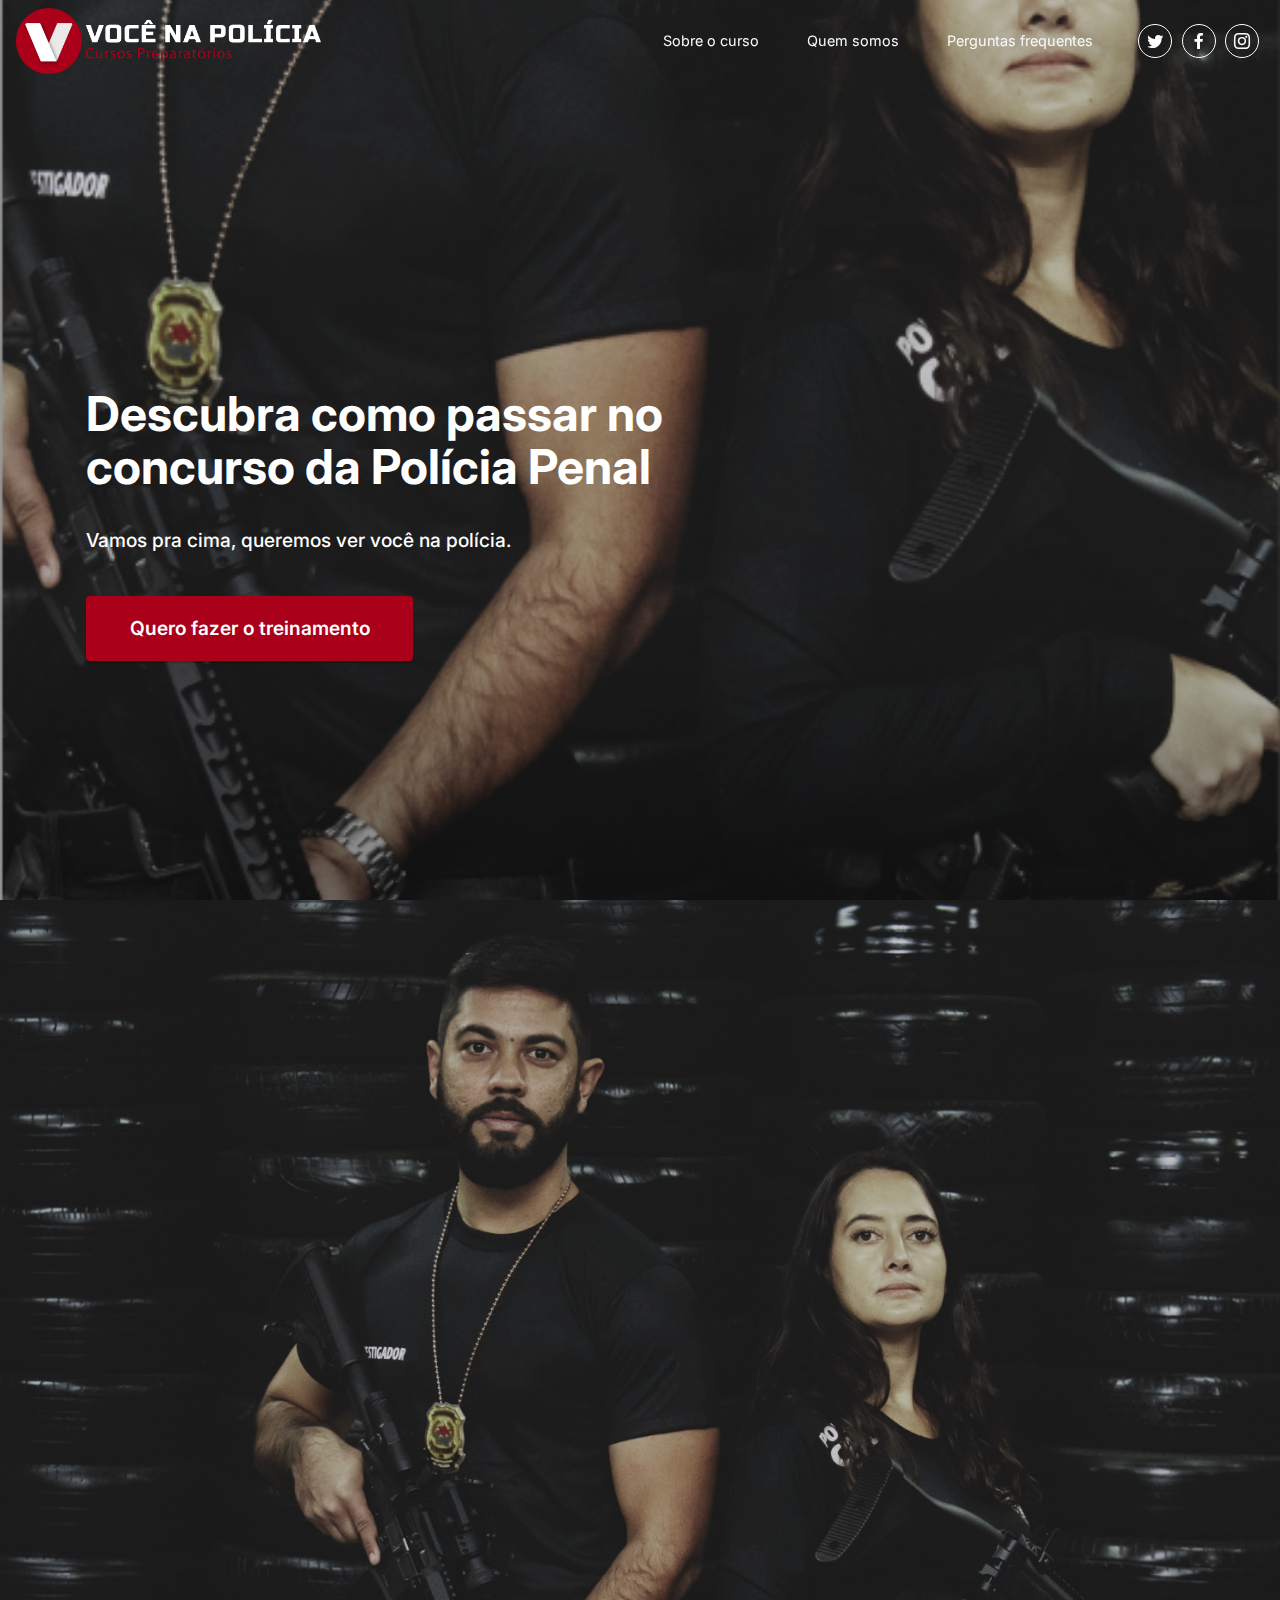
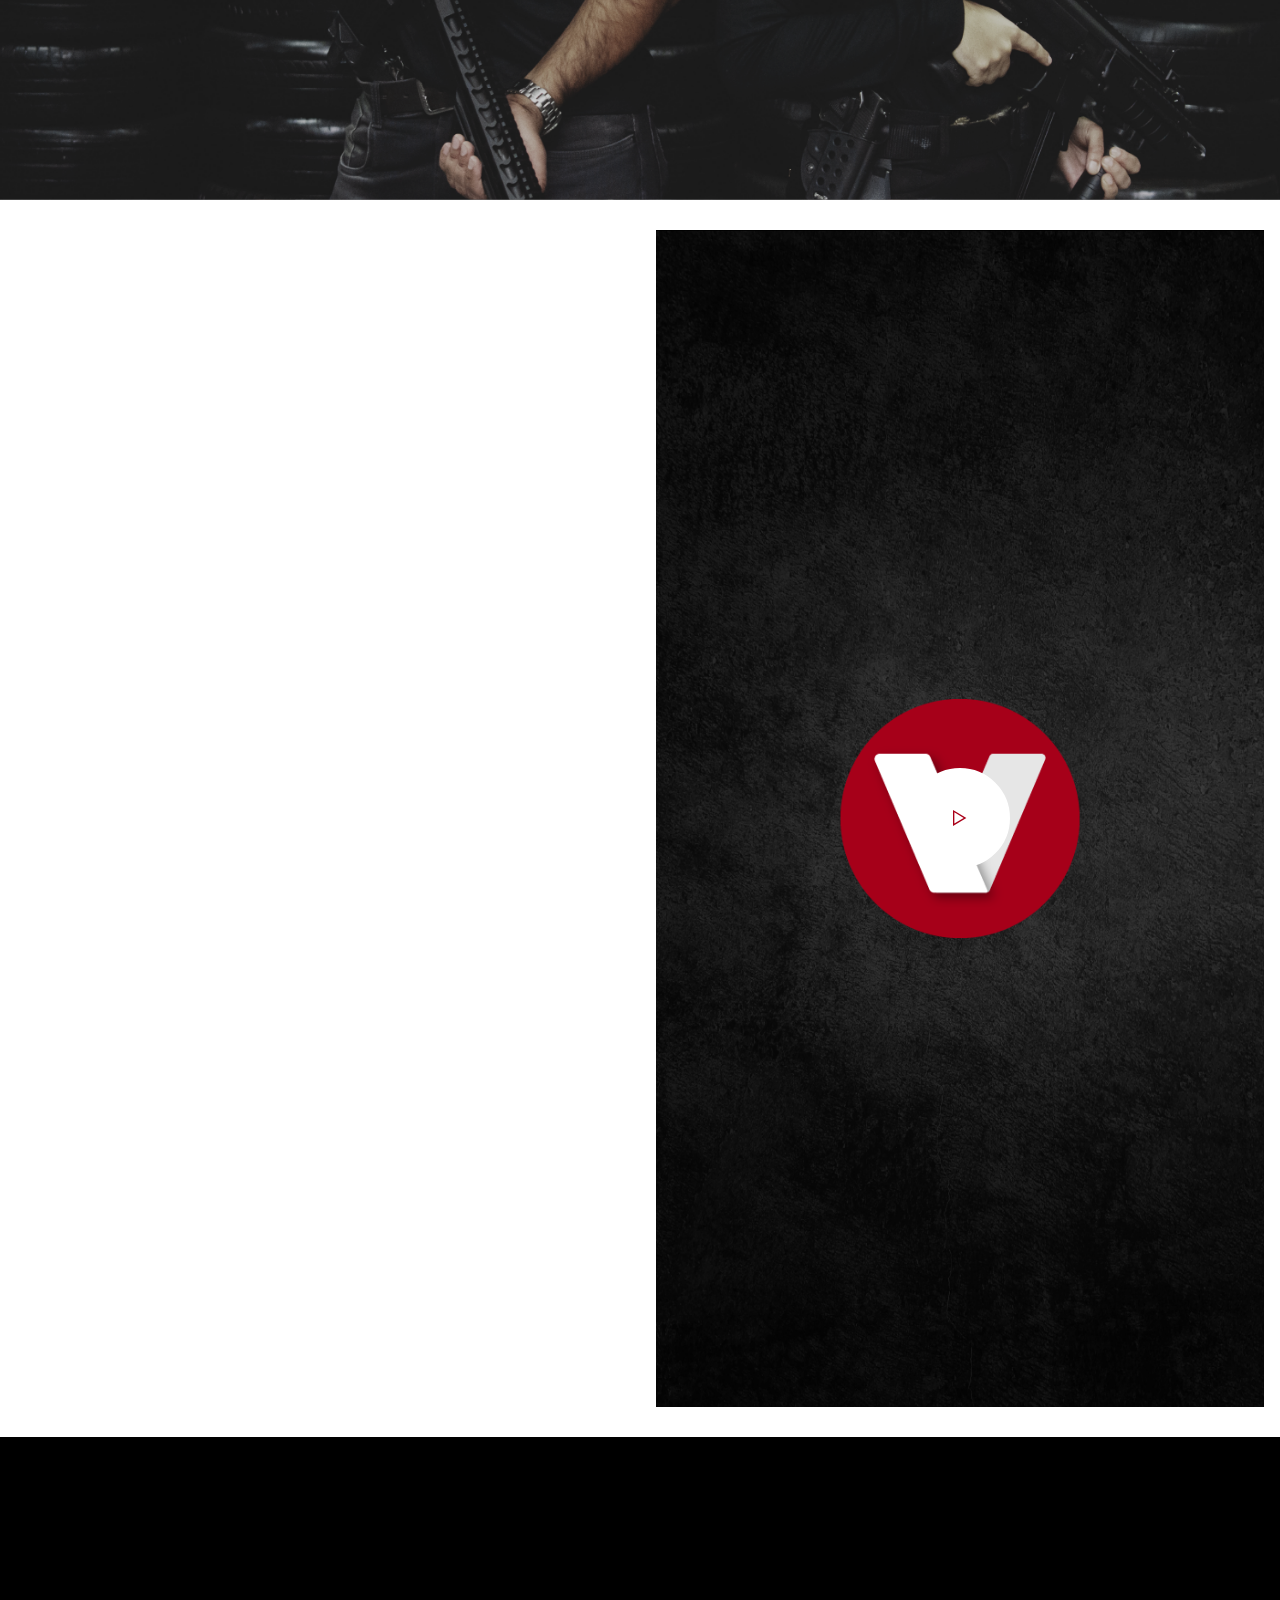
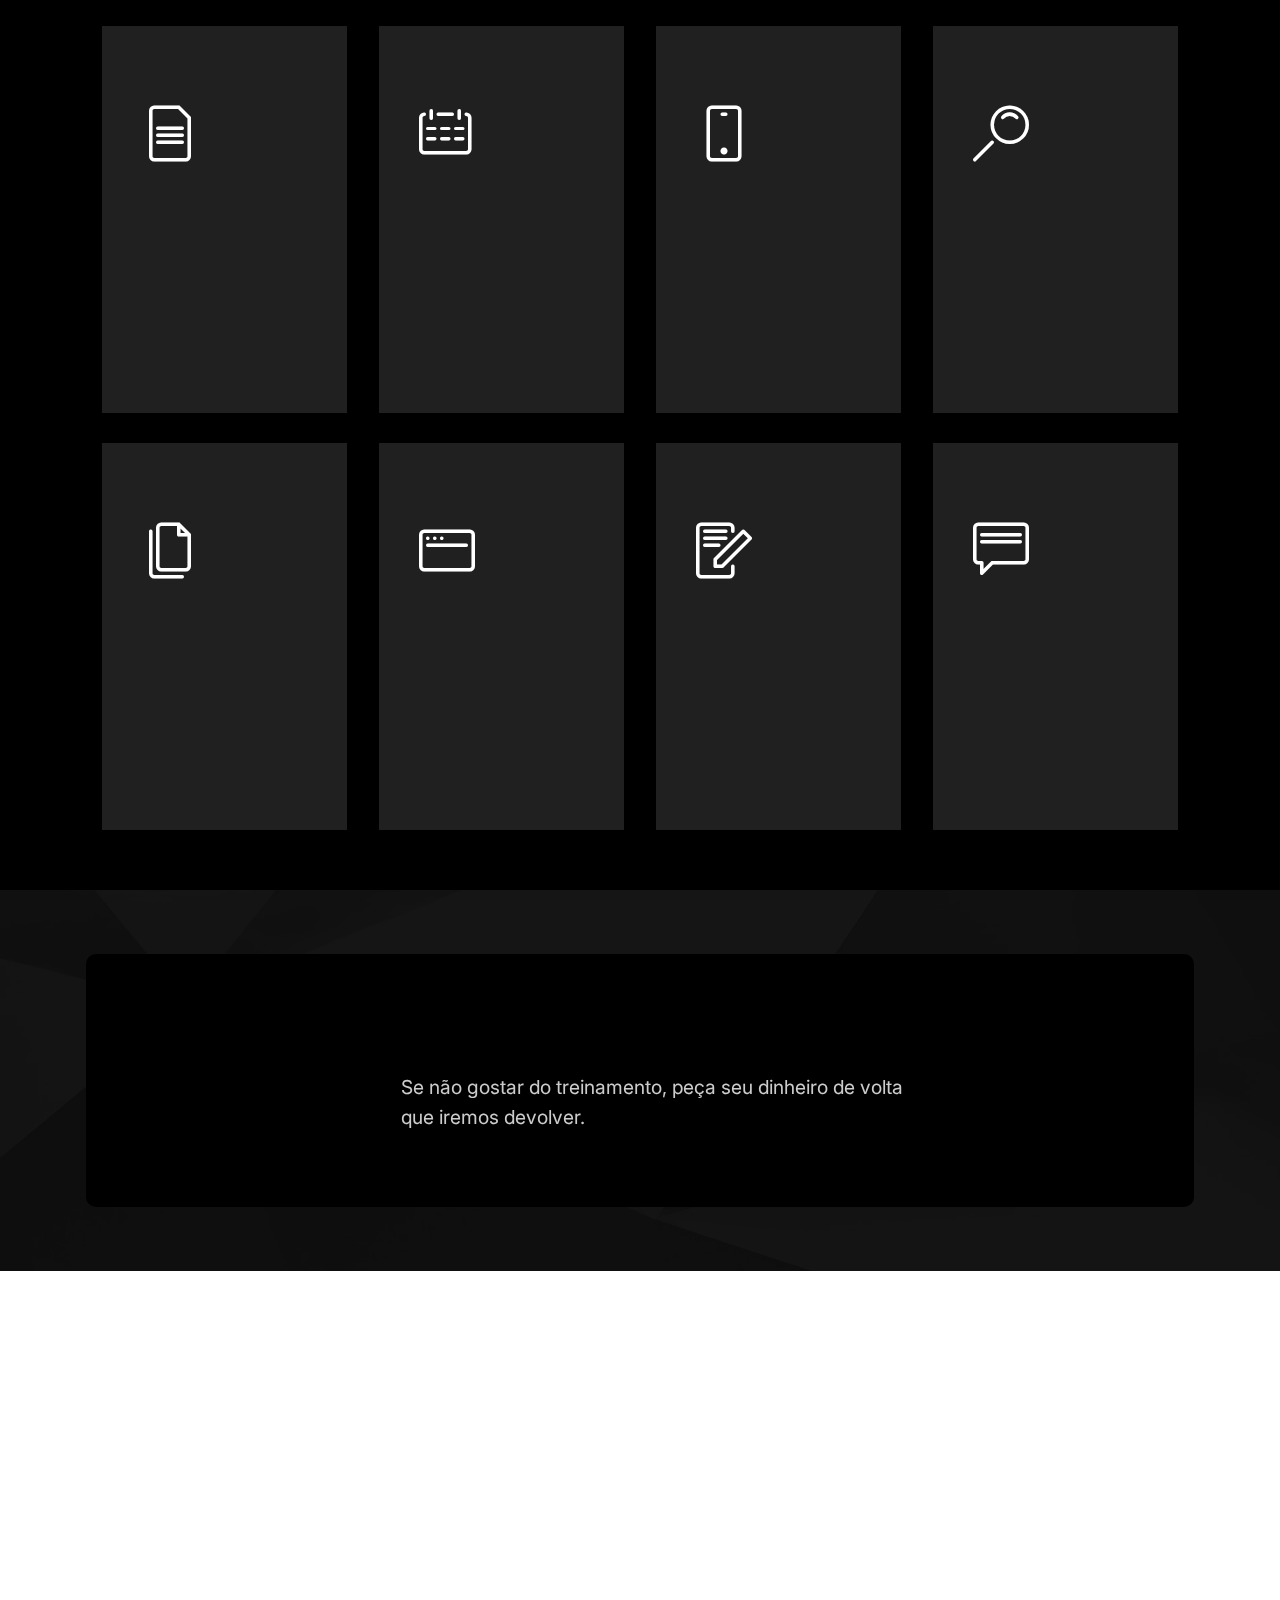
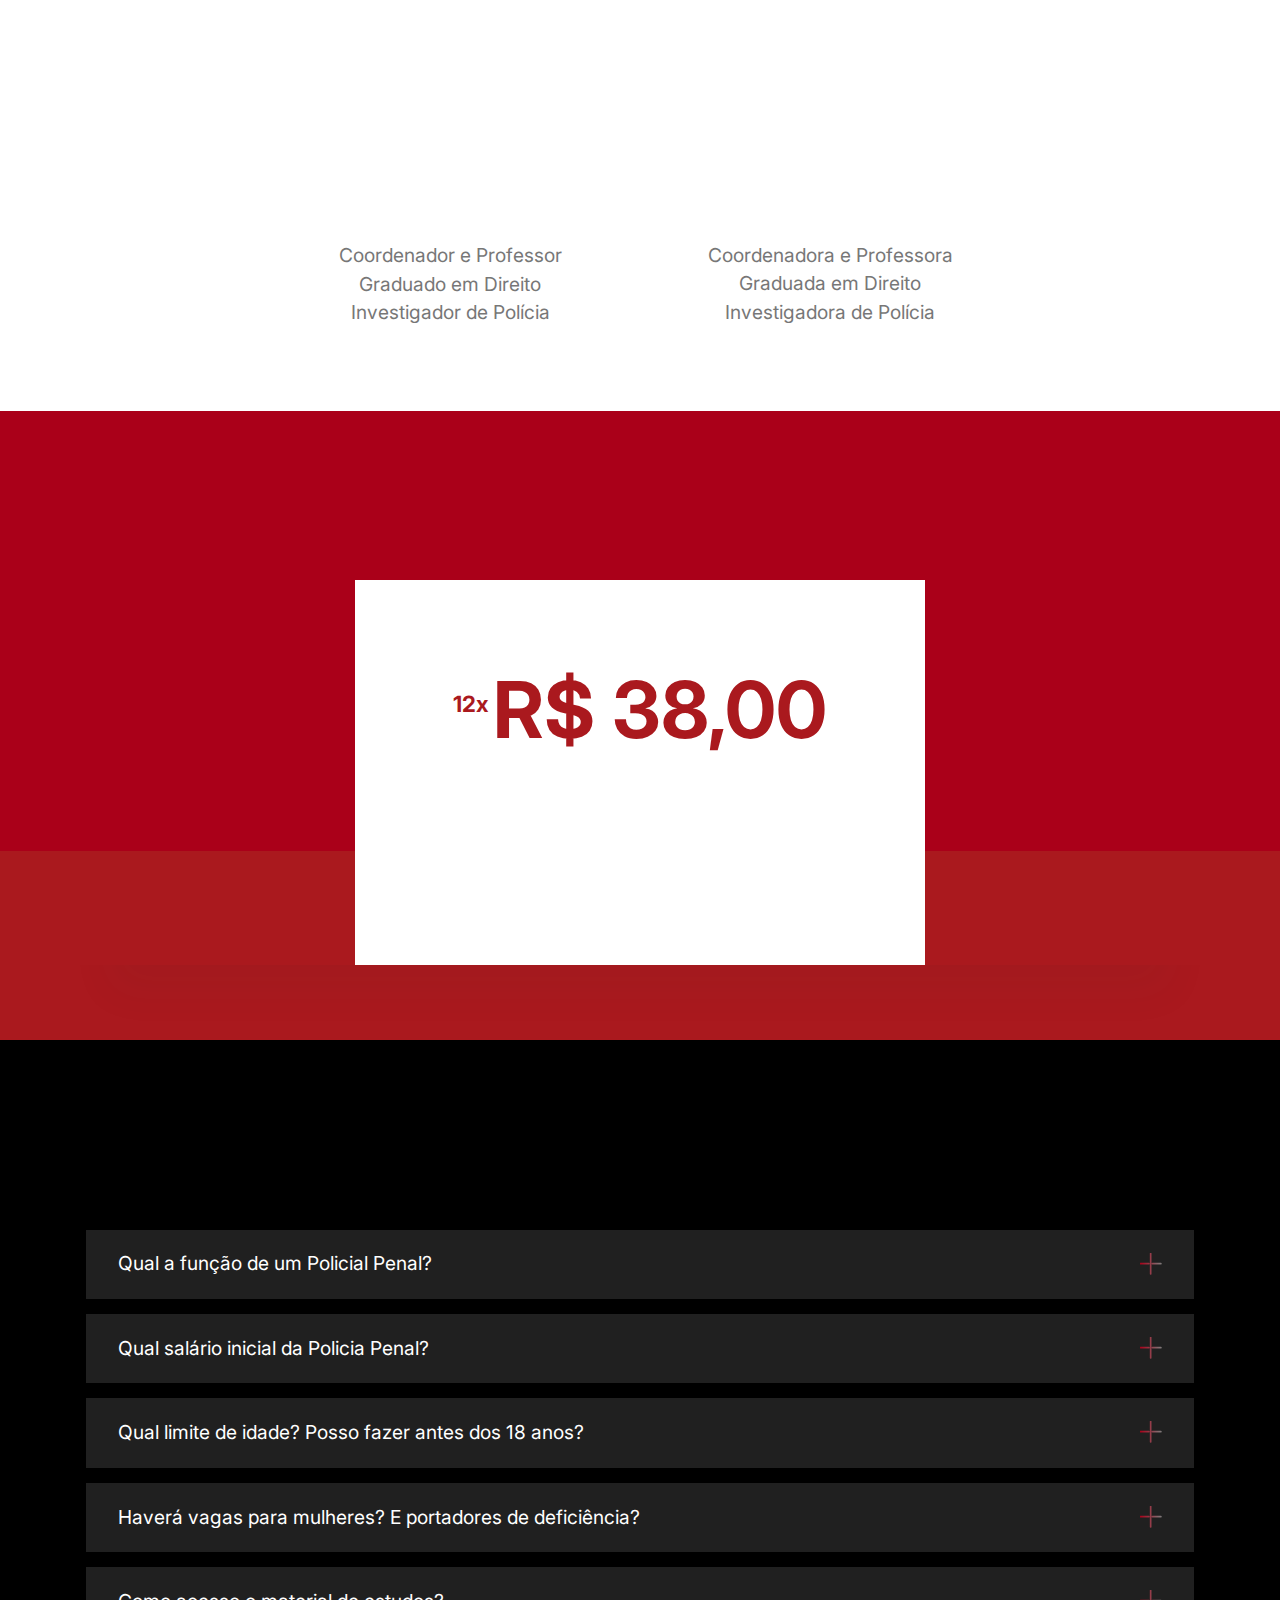
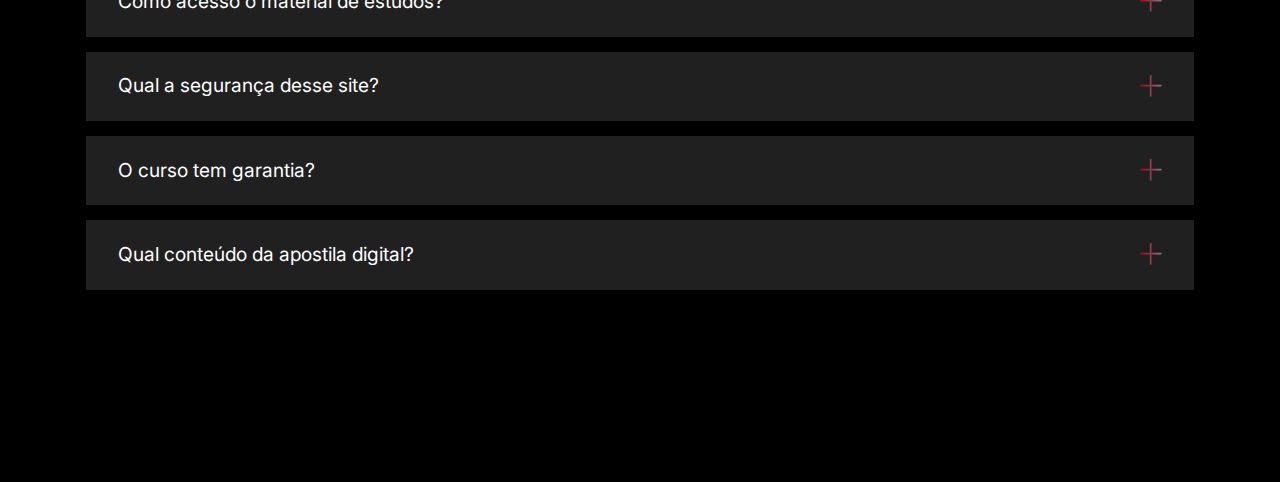
<file: site-vendas.html>
<!DOCTYPE html>
<html  >
<head>
  
  <meta charset="UTF-8">
  <meta http-equiv="X-UA-Compatible" content="IE=edge">
  
  <meta name="viewport" content="width=device-width, initial-scale=1, minimum-scale=1">
  <link rel="shortcut icon" href="assets/images/voce-na-policia-favicon-2.png" type="image/x-icon">
  <meta name="description" content="">
  
  
  <title>SITE VENDAS</title>
  <link rel="stylesheet" href="assets/web/assets/mobirise-icons2/mobirise2.css">
  <link rel="stylesheet" href="assets/web/assets/mobirise-icons/mobirise-icons.css">
  <link rel="stylesheet" href="assets/web/assets/mobirise-icons-bold/mobirise-icons-bold.css">
  <link rel="stylesheet" href="assets/tether/tether.min.css">
  <link rel="stylesheet" href="assets/bootstrap/css/bootstrap.min.css">
  <link rel="stylesheet" href="assets/bootstrap/css/bootstrap-grid.min.css">
  <link rel="stylesheet" href="assets/bootstrap/css/bootstrap-reboot.min.css">
  <link rel="stylesheet" href="assets/animatecss/animate.css">
  <link rel="stylesheet" href="assets/dropdown/css/style.css">
  <link rel="stylesheet" href="assets/socicon/css/styles.css">
  <link rel="stylesheet" href="assets/theme/css/style.css">
  <link rel="preload" href="https://fonts.googleapis.com/css?family=Inter:100,200,300,400,500,600,700,800,900&display=swap" as="style" onload="this.onload=null;this.rel='stylesheet'">
  <noscript><link rel="stylesheet" href="https://fonts.googleapis.com/css?family=Inter:100,200,300,400,500,600,700,800,900&display=swap"></noscript>
  <link rel="preload" as="style" href="assets/mobirise/css/mbr-additional.css"><link rel="stylesheet" href="assets/mobirise/css/mbr-additional.css" type="text/css">
  
  
  
  
</head>
<body>
  
  <section class="menu cid-sGbD3plb9z" once="menu" id="menu3-1h">

    
    

    <nav class="navbar navbar-dropdown navbar-fixed-top navbar-expand-lg">
        <div class="navbar-brand">
            <span class="navbar-logo">
                <a href="#">
                    <img src="assets/images/logo-vnp.png" alt="" style="height: 4.1rem;">
                </a>
            </span>
            
        </div>
        <button class="navbar-toggler" type="button" data-toggle="collapse" data-target="#navbarSupportedContent" aria-controls="navbarNavAltMarkup" aria-expanded="false" aria-label="Toggle navigation">
            <div class="hamburger">
                <span></span>
                <span></span>
                <span></span>
                <span></span>
            </div>
        </button>
      <div class="collapse navbar-collapse" id="navbarSupportedContent">
            <ul class="navbar-nav nav-dropdown nav-right" data-app-modern-menu="true"><li class="nav-item">
                    <a class="nav-link link text-white display-4" href="#">Sobre o curso</a>
                </li>
                <li class="nav-item">
                    <a class="nav-link link text-white display-4" href="#">Quem somos</a>
                </li>
                <li class="nav-item">
                    <a class="nav-link link text-white display-4" href="#">Perguntas frequentes</a>
                </li></ul>
            <div class="icons-menu">
              <div class="soc-item">
                <a href="#" target="_blank">
                  <span class="mbr-iconfont socicon socicon-twitter"></span>
                </a>
              </div>
              <div class="soc-item">
                <a href="#" target="_blank">
                  <span class="mbr-iconfont socicon socicon-facebook"></span>
                </a>
              </div>
              <div class="soc-item">
                <a href="#" target="_blank">
                  <span class="mbr-iconfont socicon socicon-instagram"></span>
                </a>
              </div>
              
              
              
            </div>
            
      </div>
    </nav>
</section>

<section class="header1 cid-sGbD1j2QbQ mbr-fullscreen" id="header01-1g">
    
    <div class="mbr-overlay" style="opacity: 0.2; background-color: rgb(0, 0, 0);"></div>
    <div class="container">
        <div class="row">
            <div class="col-12 col-lg-9 align-left">
                
                <h1 class="mbr-section-title mbr-white mbr-fonts-style mb-4 display-2"><strong><br></strong><br><br><strong>Descubra como passar no concurso&nbsp;</strong><strong>da Polícia Penal</strong></h1>
                <p class="mbr-text mbr-semibold mbr-fonts-style mb-4 display-7">Vamos pra cima, queremos ver você na polícia.</p>
                <div class="mbr-section-btn"><a class="btn btn-lg btn-primary display-7" href="#">Quero fazer o treinamento</a></div>
            </div>
        </div>
    </div>
</section>

<section class="header1 cid-sGbD0SVOMQ mbr-fullscreen" id="header01-1f">
    
    <div class="mbr-overlay" style="opacity: 0.2; background-color: rgb(0, 0, 0);"></div>
    <div class="container">
        <div class="row">
            <div class="col-12 col-lg-9 align-left">
                
                <h1 class="mbr-section-title mbr-white mbr-fonts-style mb-4 display-2"><strong><br></strong><br><br><strong>Descubra como passar no concurso&nbsp;</strong><strong>da Polícia Penal</strong></h1>
                <p class="mbr-text mbr-semibold mbr-fonts-style mb-4 display-7">Vamos pra cima, queremos ver você na polícia.</p>
                <div class="mbr-section-btn"><a class="btn btn-lg btn-primary display-7" href="#">Quero fazer o treinamento</a></div>
            </div>
        </div>
    </div>
</section>

<section class="header8 cid-sGbD526MqU" id="content7-1i">

    

    

    <div class="container-fluid align-center">
        <div class="row justify-content-md-center">
          <div class="col-md-12 col-lg-6 m-auto left-block">
            <div class="media-content">
                <h1 class="mbr-section-title align-left mbr-bold mbr-white mbr-fonts-style display-2">Sobre o treinamento</h1>
                
                <div class="mbr-section-text mbr-white">
                    <p class="mbr-text align-left mbr-fonts-style mbr-white display-7">Reunimos uma equipe de professores, investigadores, aprovados no último concurso da PCMG, com um único propósito: APROVAR O MAIOR NÚMERO DE ALUNOS POSSÍVEL. Essa é a nossa missão.<br><br>Aplicaremos o mesmo método de estudo que utilizamos para sermos aprovados, com o que há de melhor e mais atualizado no mercado, para garantir uma entrega de 
<br>qualidade aos nossos alunos. As nossas escolhas determinam o nosso futuro. Com o material de estudo não é diferente. Seja você experiente ou iniciante, fizemos essa escolha por você.<br> 
<br>Assim, após muito trabalho e dedicação, compilamos um material que vai: 
<br>1. Te levar direto ao ponto
<br>2. Abordar os temas conforme o estilo da banca Selecon 
<br>3. Te fazer economizar dinheiro com cursos e materiais caríssimos 
<br>4. Economizar tempo com vídeo aulas inacabáveis e selecionando materiais 
<br>6. Te entregar a experiência de quem já esteve no seu lugar e foi aprovado.&nbsp;<br></p>
                </div>
                <div class="mbr-section-btn align-left"><a class="btn btn-primary display-7" href="#top">Quero fazer o treinamento</a></div>
            </div>
          </div>
            <div class="mbr-white col-md-12 col-12 col-lg-6 video-block">
                <div class="box">
                    <div class="mbr-media show-modal align-center py-2" data-modal=".modalWindow">
                        <div class="icon-wrap">
                            <span class="mbr-iconfont fa-play fa mobi-mbri-play mobi-mbri"></span>
                        </div>
                    </div>
                </div>
            </div>
        </div>
    </div>
    <div>
        <div class="modalWindow" style="display: none;">
            <div class="modalWindow-container">
                <div class="modalWindow-video-container">
                    <div class="modalWindow-video">
                        <iframe width="100%" height="100%" frameborder="0" allowfullscreen="1" data-src="https://vimeo.com/94651406"></iframe>
                    </div>
                    <a class="close" role="button" data-dismiss="modal">
                        <span aria-hidden="true" class="mbri-close mbr-iconfont closeModal"></span>
                        <span class="sr-only">Close</span>
                    </a>
                </div>
            </div>
        </div>
    </div>
</section>

<section class="features3 studiom4_features3 vertical-line cid-sGbD620p37" id="features3-1j">

	

	
	<div class="container">
		<div class="row">
			<div class="title col-12 align-center">
				<h2 class="mbr-bold mbr-fonts-style mbr-section-title mbr-white display-2">
					O que está incluso?<br><br></h2>
				
			</div>
			<div class="card col-12 col-md-6 col-lg-3">
				<div class="card-inner">
					<div class="card-img">
						<span class="mbr-iconfont mbr-iconfont-1 mbrib-file"></span>
					</div>
					<div class="card-box">
						<h4 class="card-title mbr-bold mbr-fonts-style mbr-white display-5">Apostilas</h4>
						<p class="mbr-text mbr-fonts-style display-7">Acesso através da plataforma hotmart, em formato PDF.</p>
						<div class="card-icon">
							
						</div>
					</div>

				</div>
			</div>
			<div class="card col-12 col-md-6 col-lg-3">
				<div class="card-inner">
					<div class="card-img">
						<span class="mbr-iconfont mbr-iconfont-1 mbrib-calendar"></span>
					</div>
					<div class="card-box">
						<h4 class="card-title mbr-bold mbr-fonts-style mbr-white display-5">&nbsp;Cronograma</h4>
						<p class="mbr-text mbr-fonts-style display-7">
							Visão geral de cada matéria e temas e pontos mais relevantes.</p>
						<div class="card-icon">
							
						</div>
					</div>
				</div>
			</div>
			<div class="card col-12 col-md-6 col-lg-3">
				<div class="card-inner">
					<div class="card-img">
						<span class="mbr-iconfont mbr-iconfont-1 mbrib-mobile2"></span>
					</div>
					<div class="card-box">
						<h4 class="card-title mbr-bold mbr-fonts-style mbr-white display-5">
							WhatsApp</h4>
						<p class="mbr-text mbr-fonts-style display-7">
							Acesso ao grupo exclusivo no WhatsApp com os professores. </p>
						<div class="card-icon">
							
						</div>
					</div>
				</div>
			</div>
			<div class="card col-12 col-md-6 col-lg-3">
				<div class="card-inner">
					<div class="card-img">
						<span class="mbr-iconfont-1 mbr-iconfont mbrib-search"></span>
					</div>
					<div class="card-box">
						<h4 class="card-title mbr-bold mbr-fonts-style mbr-white display-5">Revisões</h4>
						<p class="mbr-text mbr-fonts-style display-7">Para não esquecer do conteúdo estudado.<br></p>
						<div class="card-icon">
							
						</div>
					</div>
				</div>
			</div>
		</div>
	</div>
</section>

<section class="features3 studiom4_features3 vertical-line cid-sGbD6y11rI" id="features3-1k">

	

	
	<div class="container">
		<div class="row">
			<div class="title col-12 align-center">
				
				
			</div>
			<div class="card col-12 col-md-6 col-lg-3">
				<div class="card-inner">
					<div class="card-img">
						<span class="mbr-iconfont mbr-iconfont-1 mbrib-pages"></span>
					</div>
					<div class="card-box">
						<h4 class="card-title mbr-bold mbr-fonts-style mbr-white display-5">Questões</h4>
						<p class="mbr-text mbr-fonts-style display-7">Selecionadas no estilo da banca e com os pontos mais pertinentes.<br></p>
						<div class="card-icon">
							
						</div>
					</div>

				</div>
			</div>
			<div class="card col-12 col-md-6 col-lg-3">
				<div class="card-inner">
					<div class="card-img">
						<span class="mbr-iconfont mbr-iconfont-1 mbrib-browse"></span>
					</div>
					<div class="card-box">
						<h4 class="card-title mbr-bold mbr-fonts-style mbr-white display-5">
							Simulados</h4>
						<p class="mbr-text mbr-fonts-style display-7">Pensados para te desafiar e provar sua evolução em seus estudos.<br></p>
						<div class="card-icon">
							
						</div>
					</div>
				</div>
			</div>
			<div class="card col-12 col-md-6 col-lg-3">
				<div class="card-inner">
					<div class="card-img">
						<span class="mbr-iconfont mbr-iconfont-1 mbrib-edit"></span>
					</div>
					<div class="card-box">
						<h4 class="card-title mbr-bold mbr-fonts-style mbr-white display-5">
							Redações</h4>
						<p class="mbr-text mbr-fonts-style display-7">Estruturação, temas de maior incidência e pontos de vista.</p>
						<div class="card-icon">
							
						</div>
					</div>
				</div>
			</div>
			<div class="card col-12 col-md-6 col-lg-3">
				<div class="card-inner">
					<div class="card-img">
						<span class="mbr-iconfont-1 mbr-iconfont mbrib-chat"></span>
					</div>
					<div class="card-box">
						<h4 class="card-title mbr-bold mbr-fonts-style mbr-white display-5">
							Mentorias</h4>
						<p class="mbr-text mbr-fonts-style display-7">Para que consiga aproveitar ao máximo o conteúdo.</p>
						<div class="card-icon">
							
						</div>
					</div>
				</div>
			</div>
		</div>
	</div>
</section>

<section class="people1 cid-sGbD82bVMB" id="people1-1l">    
    

    

    <div class="mbr-overlay" style="opacity: 0.9; background-color: rgb(0, 0, 0);">
    </div>

    <div class="container">
        

        <div class="user-card">
            <div class="row">
                <div class="col-12 col-md-6 col-lg-3">
                    <div class="user_image ">
                        <img src="assets/images/garantia-selo-3.png" alt="">
                    </div>
                </div>

                <div class="col-12 col-md-6 col-lg-9">
                    <div class="description">
                        <div class="user_text">
                            <p class="mbr-fonts-style small display-2"><strong>
                                Garantia de 7 dias
                            </strong></p>
                        </div>
                        
                        <div class="user_desk mbr-fonts-style display-7">Se não gostar do treinamento, peça seu dinheiro de volta
<div>que iremos devolver.</div></div>
                    </div>
                </div>               
            </div>   
        </div>     
    </div>
</section>

<section class="team1 attorneym4_team1 cid-sGbD9wQXcB" id="team1-1m">

    

    
    <div class="container">
        <div class="row justify-content-center">
            <div class="col-12 main-heading">
                
                <h3 class="mbr-section-title main-title mbr-fonts-style align-left mbr-info display-2"><strong>Professores</strong></h3>
            </div>
            <div class="col-sm-6 team-card col-lg-4 last-row-card">

                <div class="card-wrap align-center">
                    <div class="social-list">
                        
                        
                        
                    <a href="https://www.instagram.com/rodrigosantanainvestigador/" target="_blank">
                            <span class="px-2 icon1 mbr-iconfont mbr-iconfont-social socicon-instagram socicon"></span>
                        </a></div>
                    <div class="image-wrap">
                        <img src="assets/images/ativo-102x.png" alt="">
                    </div>
                    <div class="content-wrap">
                        <h5 class="mbr-section-title card-title mbr-fonts-style align-center mbr-info display-5"><strong>Rodrigo de Souza Santana&nbsp;</strong></h5>
                        <h6 class="mbr-section-subtitle mbr-fonts-style mbr-role align-center display-7"><span style="font-weight: normal;">Coordenador e Professor 
</span><div><span style="font-weight: normal;">Graduado em Direito 
</span></div><div><span style="font-weight: normal;">Investigador de Polícia</span></div></h6>
                    </div>
                </div>
            </div>

            <div class="col-sm-6 team-card col-lg-4 last-row-card last-card">
                <div class="card-wrap align-center">
                    <div class="social-list">
                        
                        
                        
                    <a href="https://www.instagram.com/flaviainvestigadora/" target="_blank">
                            <span class="px-2 icon1 mbr-iconfont mbr-iconfont-social socicon-instagram socicon"></span>
                        </a></div>
                    <div class="image-wrap">
                        <img src="assets/images/ativo-92x.png" alt="">
                    </div>
                    <div class="content-wrap">
                        <h5 class="mbr-section-title card-title mbr-fonts-style align-center mbr-info display-5"><strong>Flávia Regina de Oliveira</strong></h5>
                        <h6 class="mbr-section-subtitle mbr-fonts-style mbr-role align-center display-7"><span style="font-weight: normal;">Coordenadora e Professora 
</span><div><span style="font-weight: normal;">Graduada em Direito 
</span></div><div><span style="font-weight: normal;">Investigadora de Polícia</span></div></h6>

                    </div>
                </div>
            </div>

            

            

            

            
        </div>
    </div>
</section>

<section class="pricing1 levelm4_pricing-table01 cid-sGbDa9GEja" id="pricing-table01-1n">

    

    

    <div class="box"></div>

    <div class="container">
        <div class="row justify-content-center">
            <div class="col-12 col-md-12">
                <h3 class="main-title align-center pb-5 mbr-semibold mbr-black mbr-fonts-style display-2"><strong>Lançamento</strong></h3>
            </div>

            <div class="card p-3 col-12 col-md-6">
                <div class="card-wrapper">
                    <div class="card-box align-center">
                        <h4 class="card-subtitle align-center mbr-regular mbr-black mbr-fonts-style display-7">Faça o treinamento por apenas:</h4>
                        <span class="mbr-usd pb-4 mbr-semibold mbr-fonts-style display-5"><strong>12x</strong></span>
                        <span class="mbr-price pb-4 mbr-semibold mbr-fonts-style display-1"><strong>R$ 38,00</strong></span>
        
                        <p class="mbr-text pb-2 pt-4 mbr-regular mbr-fonts-style display-7">ou à vista por <strong>R$ 390,00</strong></p>
                        <div class="mbr-section-btn"><a class="btn btn-md btn-primary display-7" href="#">Quero fazer o treinamento</a></div>
                    </div>
                </div>
            </div>

            

            
        </div>
    </div>
</section>

<section class="accordion1 solutionm4_accordion1 cid-sGbDb2Tfyr" id="accordions1-1o">

    

    
    <div class="container">
        <div class="row">
            <div class="col-12 col-md-12">
                <div class="section-head text-center">
                    <h2 class="mbr-section-title mbr-bold pb-2 mbr-fonts-style display-2">
                        Perguntas frequentes<br><br></h2>
                    
                </div>
                <div class="clearfix"></div>
                <div id="bootstrap-toggle" class="toggle-panel accordionStyles tab-content">
                    <div class="card">
                        <div class="card-header" role="tab" id="headingOne">
                            <a role="button" class="collapsed panel-title" data-toggle="collapse" data-core="" href="#collapse1_9" aria-expanded="false" aria-controls="collapse1">
                                <h4 class="mbr-regular mbr-fonts-style display-7">Qual a função de um Policial Penal?</h4>
                                <span class="sign mbr-iconfont mbri-plus inactive"></span>
                            </a>
                        </div>
                        <div id="collapse1_9" class="panel-collapse noScroll collapse" role="tabpanel" aria-labelledby="headingOne">
                            <div class="panel-body">
                                <p class="mbr-fonts-style mbr-regular mbr-text panel-text display-7">O Policial penal é responsável por manter a ordem e a segurança de dos presídios e escoltas penitenciárias. Também responsável pela vigilância interna e externa de presídios.<br></p>
                            </div>
                        </div>
                    </div>
                    <div class="card">
                        <div class="card-header" role="tab" id="headingTwo">
                            <a role="button" class="collapsed panel-title" data-toggle="collapse" data-core="" href="#collapse2_9" aria-expanded="false" aria-controls="collapse2">
                                <h4 class="mbr-regular mbr-fonts-style display-7">Qual salário inicial da Policia Penal?</h4>
                                <span class="sign mbr-iconfont mbri-plus inactive"></span>
                            </a>

                        </div>
                        <div id="collapse2_9" class="panel-collapse noScroll collapse" role="tabpanel" aria-labelledby="headingTwo">
                            <div class="panel-body">
                                <p class="mbr-fonts-style mbr-regular mbr-text panel-text display-7">O salário inicial é de R$ 4.631,00, podendo chegar à R$ 8.875,16, além de benefícios como 13º, 1/3 de férias e auxílio fardamento anual (cerca de R$ 1.850,00).<br></p>
                            </div>
                        </div>
                    </div>
                    <div class="card">
                        <div class="card-header" role="tab" id="headingThree">
                            <a role="button" class="collapsed panel-title" data-toggle="collapse" data-core="" href="#collapse3_9" aria-expanded="false" aria-controls="collapse3">
                                <h4 class="mbr-regular mbr-fonts-style display-7">Qual limite de idade? Posso fazer antes dos 18 anos?</h4>
                                <span class="sign mbr-iconfont mbri-plus inactive"></span>
                            </a>
                        </div>
                        <div id="collapse3_9" class="panel-collapse noScroll collapse" role="tabpanel" aria-labelledby="headingThree">
                            <div class="panel-body">
                                <p class="mbr-fonts-style mbr-regular mbr-text panel-text display-7">Sem limites de idades, porém, você precisa ter um mínimo de 16 anos para fazer o concurso e um mínimo de 18 anos na data da posse do cargo.<br></p>
                            </div>
                        </div>
                    </div>
                    <div class="card">
                        <div class="card-header" role="tab" id="headingThree">
                            <a role="button" class="collapsed panel-title" data-toggle="collapse" data-core="" href="#collapse4_9" aria-expanded="false" aria-controls="collapse4">
                                <h4 class="mbr-regular mbr-fonts-style display-7">Haverá vagas para mulheres? E portadores de deficiência?</h4>
                                <span class="sign mbr-iconfont mbri-plus inactive"></span>
                            </a>
                        </div>
                        <div id="collapse4_9" class="panel-collapse noScroll collapse" role="tabpanel" aria-labelledby="headingThree">
                            <div class="panel-body">
                                <p class="mbr-fonts-style mbr-regular mbr-text panel-text display-7">Sim, o concurso garante vagas para mulheres e PCD.<br></p>
                            </div>
                        </div>
                    </div>
                    <div class="card">
                        <div class="card-header" role="tab" id="headingThree">
                            <a role="button" class="collapsed panel-title" data-toggle="collapse" data-core="" href="#collapse5_9" aria-expanded="false" aria-controls="collapse5">
                                <h4 class="mbr-regular mbr-fonts-style display-7">Como acesso o material de estudos?</h4>
                                <span class="sign mbr-iconfont mbri-plus inactive"></span>
                            </a>
                        </div>
                        <div id="collapse5_9" class="panel-collapse noScroll collapse" role="tabpanel" aria-labelledby="headingThree">
                            <div class="panel-body">
                                <p class="mbr-fonts-style mbr-regular mbr-text panel-text display-7">Você pode acessar pelo site da Hotmart ou pelo aplicativo Hotmart Sparkle no seu celular, tablete ou notebook.<br></p>
                            </div>
                        </div>
                    </div>
                    <div class="card">
                        <div class="card-header" role="tab" id="headingThree">
                            <a role="button" class="collapsed panel-title" data-toggle="collapse" data-core="" href="#collapse6_9" aria-expanded="false" aria-controls="collapse6">
                                <h4 class="mbr-regular mbr-fonts-style display-7">Qual a segurança desse site?</h4>
                                <span class="sign mbr-iconfont mbri-plus inactive"></span>
                            </a>
                        </div>
                        <div id="collapse6_9" class="panel-collapse noScroll collapse" role="tabpanel" aria-labelledby="headingThree">
                            <div class="panel-body">
                                <p class="mbr-fonts-style mbr-regular mbr-text panel-text display-7">O Hotmart não retém dados do seu cartão ou qualquer outro dado e possui todos os certificados de segurança.<br></p>
                            </div>
                        </div>
                    </div>
                </div>
            </div>
        </div>
    </div>
</section>

<section class="accordion1 solutionm4_accordion1 cid-sGbDbwwN5j" id="accordions1-1p">

    

    
    <div class="container">
        <div class="row">
            <div class="col-12 col-md-12">
                <div class="section-head text-center">
                    
                    
                </div>
                <div class="clearfix"></div>
                <div id="bootstrap-toggle" class="toggle-panel accordionStyles tab-content">
                    <div class="card">
                        <div class="card-header" role="tab" id="headingOne">
                            <a role="button" class="collapsed panel-title" data-toggle="collapse" data-core="" href="#collapse1_10" aria-expanded="false" aria-controls="collapse1">
                                <h4 class="mbr-regular mbr-fonts-style display-7">O curso tem garantia?</h4>
                                <span class="sign mbr-iconfont mbri-plus inactive"></span>
                            </a>
                        </div>
                        <div id="collapse1_10" class="panel-collapse noScroll collapse" role="tabpanel" aria-labelledby="headingOne">
                            <div class="panel-body">
                                <p class="mbr-fonts-style mbr-regular mbr-text panel-text display-7">Você tem 7 dias garantidos para testar o treinamento. Caso queira optar pelo cancelamento, o reembolso é integral.<br></p>
                            </div>
                        </div>
                    </div>
                    <div class="card">
                        <div class="card-header" role="tab" id="headingTwo">
                            <a role="button" class="collapsed panel-title" data-toggle="collapse" data-core="" href="#collapse2_10" aria-expanded="false" aria-controls="collapse2">
                                <h4 class="mbr-regular mbr-fonts-style display-7">Qual conteúdo da apostila digital?</h4>
                                <span class="sign mbr-iconfont mbri-plus inactive"></span>
                            </a>

                        </div>
                        <div id="collapse2_10" class="panel-collapse noScroll collapse" role="tabpanel" aria-labelledby="headingTwo">
                            <div class="panel-body">
                                <p class="mbr-fonts-style mbr-regular mbr-text panel-text display-7">Um treinamento específico para banca SELECON para o concurso da polícia penal. Contando com matérias de Língua Portuguesa, Direito Penal, Noções de Direito e muito mais.<br></p>
                            </div>
                        </div>
                    </div>
                    
                    
                    
                    
                </div>
            </div>
        </div>
    </div>
</section>

<section class="extFooter cid-sGbDhzHiy0" id="extFooter9-1q">

    

    
       <div class="container-fluid text-center">
           <div class="row justify-content-center">
             <div class="col-md-6 col-sm-12">
                 <h3 class="inner-text mbr-fonts-style content-text display-7">
                    Criado por <strong><a href="https://agenciajomi.com.br/" class="text-primary" target="_blank">Agência Jomi</a></strong></h3>
             </div>
             <div class="social-media col-md-6 col-sm-12">
                  <ul>
                      <li>
                        <a class="icon-transition" href="https://lkt.bio/voce-na-policia" target="_blank">
                          <span class="mbr-iconfont socicon-instagram socicon"></span>
                        </a>
                      </li>
                      <li>
                        <a class="icon-transition" href="https://chat.whatsapp.com/JsjpBIPN9CgAiz62Z7oLLI?utm_source=whatsapp&utm_medium=open_group&utm_campaign=cap_lead" target="_blank">
                          <span class="mbr-iconfont socicon-whatsapp socicon"></span>
                        </a>
                      </li>
                      <li>
                        <a class="icon-transition" href="https://t.me/joinchat/ouAQq5S5OMU0ZTcx?utm_source=telegram&utm_medium=open_group&utm_campaign=cap_lead" target="_blank">
                          <span class="mbr-iconfont socicon-telegram socicon"></span>
                        </a>
                      </li>
                      
                      
                   </ul>
              </div>
    </div>
       </div>

</section>


<script src="assets/web/assets/jquery/jquery.min.js"></script>
  <script src="assets/popper/popper.min.js"></script>
  <script src="assets/tether/tether.min.js"></script>
  <script src="assets/bootstrap/js/bootstrap.min.js"></script>
  <script src="assets/smoothscroll/smooth-scroll.js"></script>
  <script src="assets/viewportchecker/jquery.viewportchecker.js"></script>
  <script src="assets/dropdown/js/nav-dropdown.js"></script>
  <script src="assets/dropdown/js/navbar-dropdown.js"></script>
  <script src="assets/touchswipe/jquery.touch-swipe.min.js"></script>
  <script src="assets/playervimeo/vimeo_player.js"></script>
  <script src="assets/mbr-switch-arrow/mbr-switch-arrow.js"></script>
  <script src="assets/sociallikes/social-likes.js"></script>
  <script src="assets/theme/js/script.js"></script>
  
  
  
 <div id="scrollToTop" class="scrollToTop mbr-arrow-up"><a style="text-align: center;"><i class="mbr-arrow-up-icon mbr-arrow-up-icon-cm cm-icon cm-icon-smallarrow-up"></i></a></div>
    <input name="animation" type="hidden">
  </body>
</html>
</file>
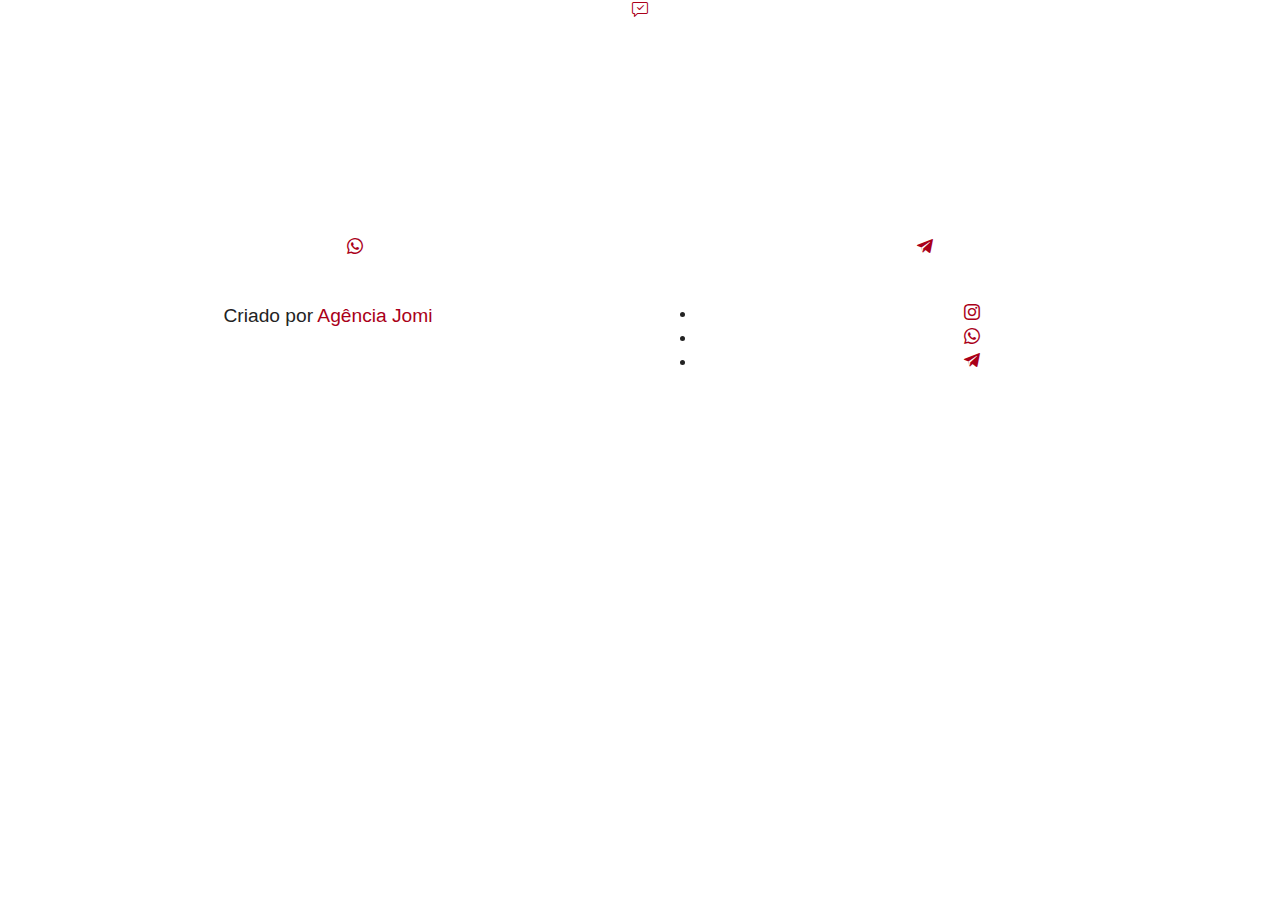
<file: voce-na-policia-master/inscricao-sucesso.html>
<!DOCTYPE html>
<html>
  <head>
    <meta charset="UTF-8" />
    <meta http-equiv="X-UA-Compatible" content="IE=edge" />

    <meta
      name="viewport"
      content="width=device-width, initial-scale=1, minimum-scale=1"
    />
    <link
      rel="shortcut icon"
      href="assets/images/voce-na-policia-favicon-2.png"
      type="image/x-icon"
    />
    <meta name="description" content="" />

    <title>Cadastro com sucesso</title>
    <link
      rel="stylesheet"
      href="assets/web/assets/mobirise-icons-bold/mobirise-icons-bold.css"
    />
    <link
      rel="stylesheet"
      href="assets/web/assets/mobirise-icons2/mobirise2.css"
    />
    <link rel="stylesheet" href="assets/tether/tether.min.css" />
    <link rel="stylesheet" href="assets/bootstrap/css/bootstrap.min.css" />
    <link rel="stylesheet" href="assets/bootstrap/css/bootstrap-grid.min.css" />
    <link
      rel="stylesheet"
      href="assets/bootstrap/css/bootstrap-reboot.min.css"
    />
    <link rel="stylesheet" href="assets/animatecss/animate.css" />
    <link rel="stylesheet" href="assets/socicon/css/styles.css" />
    <link rel="stylesheet" href="assets/theme/css/style.css" />
    <link
      rel="preload"
      href="https://fonts.googleapis.com/css?family=Inter:100,200,300,400,500,600,700,800,900&display=swap"
      as="style"
      onload="this.onload=null;this.rel='stylesheet'"
    />
    <noscript>
      <link
        rel="stylesheet"
        href="https://fonts.googleapis.com/css?family=Inter:100,200,300,400,500,600,700,800,900&display=swap"
      />
    </noscript>
    <link
      rel="preload"
      as="style"
      href="assets/mobirise/css/mbr-additional.css"
    />
    <link
      rel="stylesheet"
      href="assets/mobirise/css/mbr-additional.css"
      type="text/css"
    />

    <script>
      !(function (f, b, e, v, n, t, s) {
        if (f.fbq) return
        n = f.fbq = function () {
          n.callMethod
            ? n.callMethod.apply(n, arguments)
            : n.queue.push(arguments)
        }
        if (!f._fbq) f._fbq = n
        n.push = n
        n.loaded = !0
        n.version = '2.0'
        n.queue = []
        t = b.createElement(e)
        t.async = !0
        t.src = v
        s = b.getElementsByTagName(e)[0]
        s.parentNode.insertBefore(t, s)
      })(
        window,
        document,
        'script',
        'https://connect.facebook.net/en_US/fbevents.js',
      )
      fbq('init', '875294373094141')
      fbq('track', 'PageView')
      fbq('track', 'CompleteRegistration')
    </script>

    <script>
      function openTelegram() {
        fbq('trackCustom', 'openTelegram', { horary: Date() })
      }
      function openWhatsapp() {
        fbq('trackCustom', 'openWhatsapp', { horary: Date() })
      }
    </script>

    <!-- Google Tag Manager -->
    <script>
      ;(function (w, d, s, l, i) {
        w[l] = w[l] || []
        w[l].push({ 'gtm.start': new Date().getTime(), event: 'gtm.js' })
        var f = d.getElementsByTagName(s)[0],
          j = d.createElement(s),
          dl = l != 'dataLayer' ? '&l=' + l : ''
        j.async = true
        j.src = 'https://www.googletagmanager.com/gtm.js?id=' + i + dl
        f.parentNode.insertBefore(j, f)
      })(window, document, 'script', 'dataLayer', 'GTM-MFL9Q38')
    </script>
    <!-- End Google Tag Manager -->
  </head>
  <body>
    <!-- Google Tag Manager (noscript) -->
    <noscript>
      <iframe
        src="https://www.googletagmanager.com/ns.html?id=GTM-MFL9Q38"
        height="0"
        width="0"
        style="display: none; visibility: hidden;"
      ></iframe>
    </noscript>
    <!-- End Google Tag Manager (noscript) -->
  </head>
  <body>
    <section class="cid-sFDQWVi8UY" id="header02-y">
      <div class="container align-center">
        <div class="row justify-content-center">
          <div class="mbr-white col-md-12 col-lg-9">
            <div class="icon-wrap">
              <span
                class="mbr-iconfont mbrib-cust-feedback"
                style="color: rgb(170, 0, 25); fill: rgb(170, 0, 25);"
              ></span>
            </div>
            <h1
              class="mbr-section-title mbr-bold pb-3 mbr-fonts-style display-2"
            >
              Inscrição realizada com sucesso!
              <br />
            </h1>

            <p class="mbr-text pb-3 mbr-semibold mbr-fonts-style display-2">
              Participe dos nossos grupos e fique por dentro de conteúdos e
              novidades:
            </p>
          </div>
        </div>
      </div>
    </section>

    <section
      class="features3 studiom4_features3 vertical-line cid-sFDKq2mu5O"
      id="features3-p"
    >
      <div class="container">
        <div class="row">
          <div class="title col-12 align-center"></div>

          <a
          target="_blank"
          id="idWhatsappGroup"
          onclick="openWhatsapp()"
          href="https://chat.whatsapp.com/JsjpBIPN9CgAiz62Z7oLLI?utm_source=whatsapp&utm_medium=open_group&utm_campaign=cap_lead"
          class="card col-6 col-md-6"
        >
            <div class="card-inner">
              <div class="card-img">
                <span
                  class="mbr-iconfont mbr-iconfont-1 socicon-whatsapp socicon"
                ></span>
              </div>
              <div class="card-box">
                <h4
                  class="card-title mbr-bold mbr-fonts-style mbr-white display-5"
                >
                  <span style="font-weight: normal;">Grupo do WhatsApp</span>
                </h4>

                <div class="card-icon"></div>
              </div>
            </div>
          </a>
          <a
            id="idTelegramGroup"
            onclick="openTelegram()"
            target="_blank"
            href="https://t.me/joinchat/N_OiGBIUv1xmNGIx?utm_source=telegram&utm_medium=open_group&utm_campaign=cap_lead"
            class="card col-6 col-md-6"
          >
            <div class="card-inner">
              <div class="card-img">
                <span
                  class="mbr-iconfont mbr-iconfont-1 socicon-telegram socicon"
                ></span>
              </div>
              <div class="card-box">
                <h4
                  class="card-title mbr-bold mbr-fonts-style mbr-white display-5"
                >
                  <span style="font-weight: normal;">
                    Grupo do Telegram
                  </span>
                </h4>

                <div class="card-icon"></div>
              </div>
            </div>
          </a>
        </div>
      </div>
    </section>

    <section class="extFooter cid-sFDIwvmHl6" id="extFooter9-o">
      <div class="container-fluid text-center pb-4">
        <div class="row justify-content-center pb-4">
          <div class="col-md-6 col-sm-12">
            <h3 class="inner-text mbr-fonts-style content-text display-7">
              Criado por
              <strong>
                <a
                  href="https://agenciajomi.com.br/"
                  class="text-primary"
                  target="_blank"
                >
                  Agência Jomi
                </a>
              </strong>
            </h3>
          </div>
          <div class="social-media col-md-6 col-sm-12">
            <ul>
              <li>
                <a
                  class="icon-transition"
                  href="https://lkt.bio/voce-na-policia"
                  target="_blank"
                >
                  <span class="mbr-iconfont socicon-instagram socicon"></span>
                </a>
              </li>
              <li>
                <a
                  class="icon-transition"
                  href="https://chat.whatsapp.com/JsjpBIPN9CgAiz62Z7oLLI?utm_source=whatsapp&utm_medium=open_group&utm_campaign=cap_lead"
                  target="_blank"
                >
                  <span class="mbr-iconfont socicon-whatsapp socicon"></span>
                </a>
              </li>
              <li>
                <a
                  class="icon-transition"
                  href="https://t.me/joinchat/ouAQq5S5OMU0ZTcx?utm_source=telegram&utm_medium=open_group&utm_campaign=cap_lead"
                  target="_blank"
                >
                  <span class="mbr-iconfont socicon-telegram socicon"></span>
                </a>
              </li>
            </ul>
          </div>
        </div>
      </div>
    </section>

    <script src="assets/web/assets/jquery/jquery.min.js"></script>
    <script src="assets/popper/popper.min.js"></script>
    <script src="assets/tether/tether.min.js"></script>
    <script src="assets/bootstrap/js/bootstrap.min.js"></script>
    <script src="assets/smoothscroll/smooth-scroll.js"></script>
    <script src="assets/viewportchecker/jquery.viewportchecker.js"></script>
    <script src="assets/sociallikes/social-likes.js"></script>
    <script src="assets/theme/js/script.js"></script>

    <div id="scrollToTop" class="scrollToTop mbr-arrow-up">
      <a style="text-align: center;">
        <i
          class="mbr-arrow-up-icon mbr-arrow-up-icon-cm cm-icon cm-icon-smallarrow-up"
        ></i>
      </a>
    </div>
    <input name="animation" type="hidden" />
  </body>
</html>
</file>
<file: voce-na-policia-master/assets/web/assets/mobirise-icons2/mobirise2.css>
@font-face {
  font-family: 'Moririse2';
  font-display: swap;
  src:  url('mobirise2.eot?f2bix4');
  src:  url('mobirise2.eot?f2bix4#iefix') format('embedded-opentype'),
    url('mobirise2.ttf?f2bix4') format('truetype'),
    url('mobirise2.woff?f2bix4') format('woff'),
    url('mobirise2.svg?f2bix4#mobirise2') format('svg');
  font-weight: normal;
  font-style: normal;
}

[class^="mobi-"], [class*=" mobi-"] {
  /* use !important to prevent issues with browser extensions that change fonts */
  font-family: 'Moririse2' !important;
  speak: none;
  font-style: normal;
  font-weight: normal;
  font-variant: normal;
  text-transform: none;
  line-height: 1;

  /* Better Font Rendering =========== */
  -webkit-font-smoothing: antialiased;
  -moz-osx-font-smoothing: grayscale;
}

.mobi-mbri-add-submenu:before {
  content: "\e900";
}
.mobi-mbri-alert:before {
  content: "\e901";
}
.mobi-mbri-align-center:before {
  content: "\e902";
}
.mobi-mbri-align-justify:before {
  content: "\e903";
}
.mobi-mbri-align-left:before {
  content: "\e904";
}
.mobi-mbri-align-right:before {
  content: "\e905";
}
.mobi-mbri-android:before {
  content: "\e906";
}
.mobi-mbri-apple:before {
  content: "\e907";
}
.mobi-mbri-arrow-down:before {
  content: "\e908";
}
.mobi-mbri-arrow-next:before {
  content: "\e909";
}
.mobi-mbri-arrow-prev:before {
  content: "\e90a";
}
.mobi-mbri-arrow-up:before {
  content: "\e90b";
}
.mobi-mbri-bold:before {
  content: "\e90c";
}
.mobi-mbri-bookmark:before {
  content: "\e90d";
}
.mobi-mbri-bootstrap:before {
  content: "\e90e";
}
.mobi-mbri-briefcase:before {
  content: "\e90f";
}
.mobi-mbri-browse:before {
  content: "\e910";
}
.mobi-mbri-bulleted-list:before {
  content: "\e911";
}
.mobi-mbri-calendar:before {
  content: "\e912";
}
.mobi-mbri-camera:before {
  content: "\e913";
}
.mobi-mbri-cart-add:before {
  content: "\e914";
}
.mobi-mbri-cart-full:before {
  content: "\e915";
}
.mobi-mbri-cash:before {
  content: "\e916";
}
.mobi-mbri-change-style:before {
  content: "\e917";
}
.mobi-mbri-chat:before {
  content: "\e918";
}
.mobi-mbri-clock:before {
  content: "\e919";
}
.mobi-mbri-close:before {
  content: "\e91a";
}
.mobi-mbri-cloud:before {
  content: "\e91b";
}
.mobi-mbri-code:before {
  content: "\e91c";
}
.mobi-mbri-contact-form:before {
  content: "\e91d";
}
.mobi-mbri-credit-card:before {
  content: "\e91e";
}
.mobi-mbri-cursor-click:before {
  content: "\e91f";
}
.mobi-mbri-cust-feedback:before {
  content: "\e920";
}
.mobi-mbri-database:before {
  content: "\e921";
}
.mobi-mbri-delivery:before {
  content: "\e922";
}
.mobi-mbri-desktop:before {
  content: "\e923";
}
.mobi-mbri-devices:before {
  content: "\e924";
}
.mobi-mbri-down:before {
  content: "\e925";
}
.mobi-mbri-download-2:before {
  content: "\e926";
}
.mobi-mbri-download:before {
  content: "\e927";
}
.mobi-mbri-drag-n-drop-2:before {
  content: "\e928";
}
.mobi-mbri-drag-n-drop:before {
  content: "\e929";
}
.mobi-mbri-edit-2:before {
  content: "\e92a";
}
.mobi-mbri-edit:before {
  content: "\e92b";
}
.mobi-mbri-error:before {
  content: "\e92c";
}
.mobi-mbri-extension:before {
  content: "\e92d";
}
.mobi-mbri-features:before {
  content: "\e92e";
}
.mobi-mbri-file:before {
  content: "\e92f";
}
.mobi-mbri-flag:before {
  content: "\e930";
}
.mobi-mbri-folder:before {
  content: "\e931";
}
.mobi-mbri-gift:before {
  content: "\e932";
}
.mobi-mbri-github:before {
  content: "\e933";
}
.mobi-mbri-globe-2:before {
  content: "\e934";
}
.mobi-mbri-globe:before {
  content: "\e935";
}
.mobi-mbri-growing-chart:before {
  content: "\e936";
}
.mobi-mbri-hearth:before {
  content: "\e937";
}
.mobi-mbri-help:before {
  content: "\e938";
}
.mobi-mbri-home:before {
  content: "\e939";
}
.mobi-mbri-hot-cup:before {
  content: "\e93a";
}
.mobi-mbri-idea:before {
  content: "\e93b";
}
.mobi-mbri-image-gallery:before {
  content: "\e93c";
}
.mobi-mbri-image-slider:before {
  content: "\e93d";
}
.mobi-mbri-info:before {
  content: "\e93e";
}
.mobi-mbri-italic:before {
  content: "\e93f";
}
.mobi-mbri-key:before {
  content: "\e940";
}
.mobi-mbri-laptop:before {
  content: "\e941";
}
.mobi-mbri-layers:before {
  content: "\e942";
}
.mobi-mbri-left-right:before {
  content: "\e943";
}
.mobi-mbri-left:before {
  content: "\e944";
}
.mobi-mbri-letter:before {
  content: "\e945";
}
.mobi-mbri-like:before {
  content: "\e946";
}
.mobi-mbri-link:before {
  content: "\e947";
}
.mobi-mbri-lock:before {
  content: "\e948";
}
.mobi-mbri-login:before {
  content: "\e949";
}
.mobi-mbri-logout:before {
  content: "\e94a";
}
.mobi-mbri-magic-stick:before {
  content: "\e94b";
}
.mobi-mbri-map-pin:before {
  content: "\e94c";
}
.mobi-mbri-menu:before {
  content: "\e94d";
}
.mobi-mbri-mobile-2:before {
  content: "\e94e";
}
.mobi-mbri-mobile-horizontal:before {
  content: "\e94f";
}
.mobi-mbri-mobile:before {
  content: "\e950";
}
.mobi-mbri-mobirise:before {
  content: "\e951";
}
.mobi-mbri-more-horizontal:before {
  content: "\e952";
}
.mobi-mbri-more-vertical:before {
  content: "\e953";
}
.mobi-mbri-music:before {
  content: "\e954";
}
.mobi-mbri-new-file:before {
  content: "\e955";
}
.mobi-mbri-numbered-list:before {
  content: "\e956";
}
.mobi-mbri-opened-folder:before {
  content: "\e957";
}
.mobi-mbri-pages:before {
  content: "\e958";
}
.mobi-mbri-paper-plane:before {
  content: "\e959";
}
.mobi-mbri-paperclip:before {
  content: "\e95a";
}
.mobi-mbri-phone:before {
  content: "\e95b";
}
.mobi-mbri-photo:before {
  content: "\e95c";
}
.mobi-mbri-photos:before {
  content: "\e95d";
}
.mobi-mbri-pin:before {
  content: "\e95e";
}
.mobi-mbri-play:before {
  content: "\e95f";
}
.mobi-mbri-plus:before {
  content: "\e960";
}
.mobi-mbri-preview:before {
  content: "\e961";
}
.mobi-mbri-print:before {
  content: "\e962";
}
.mobi-mbri-protect:before {
  content: "\e963";
}
.mobi-mbri-question:before {
  content: "\e964";
}
.mobi-mbri-quote-left:before {
  content: "\e965";
}
.mobi-mbri-quote-right:before {
  content: "\e966";
}
.mobi-mbri-redo:before {
  content: "\e967";
}
.mobi-mbri-refresh:before {
  content: "\e968";
}
.mobi-mbri-responsive-2:before {
  content: "\e969";
}
.mobi-mbri-responsive:before {
  content: "\e96a";
}
.mobi-mbri-right:before {
  content: "\e96b";
}
.mobi-mbri-rocket:before {
  content: "\e96c";
}
.mobi-mbri-sad-face:before {
  content: "\e96d";
}
.mobi-mbri-sale:before {
  content: "\e96e";
}
.mobi-mbri-save:before {
  content: "\e96f";
}
.mobi-mbri-search:before {
  content: "\e970";
}
.mobi-mbri-setting-2:before {
  content: "\e971";
}
.mobi-mbri-setting-3:before {
  content: "\e972";
}
.mobi-mbri-setting:before {
  content: "\e973";
}
.mobi-mbri-share:before {
  content: "\e974";
}
.mobi-mbri-shopping-bag:before {
  content: "\e975";
}
.mobi-mbri-shopping-basket:before {
  content: "\e976";
}
.mobi-mbri-shopping-cart:before {
  content: "\e977";
}
.mobi-mbri-sites:before {
  content: "\e978";
}
.mobi-mbri-smile-face:before {
  content: "\e979";
}
.mobi-mbri-speed:before {
  content: "\e97a";
}
.mobi-mbri-star:before {
  content: "\e97b";
}
.mobi-mbri-success:before {
  content: "\e97c";
}
.mobi-mbri-sun:before {
  content: "\e97d";
}
.mobi-mbri-sun2:before {
  content: "\e97e";
}
.mobi-mbri-tablet-vertical:before {
  content: "\e97f";
}
.mobi-mbri-tablet:before {
  content: "\e980";
}
.mobi-mbri-target:before {
  content: "\e981";
}
.mobi-mbri-timer:before {
  content: "\e982";
}
.mobi-mbri-to-ftp:before {
  content: "\e983";
}
.mobi-mbri-to-local-drive:before {
  content: "\e984";
}
.mobi-mbri-touch-swipe:before {
  content: "\e985";
}
.mobi-mbri-touch:before {
  content: "\e986";
}
.mobi-mbri-trash:before {
  content: "\e987";
}
.mobi-mbri-underline:before {
  content: "\e988";
}
.mobi-mbri-undo:before {
  content: "\e989";
}
.mobi-mbri-unlink:before {
  content: "\e98a";
}
.mobi-mbri-unlock:before {
  content: "\e98b";
}
.mobi-mbri-up-down:before {
  content: "\e98c";
}
.mobi-mbri-up:before {
  content: "\e98d";
}
.mobi-mbri-update:before {
  content: "\e98e";
}
.mobi-mbri-upload-2:before {
  content: "\e98f";
}
.mobi-mbri-upload:before {
  content: "\e990";
}
.mobi-mbri-user-2:before {
  content: "\e991";
}
.mobi-mbri-user:before {
  content: "\e992";
}
.mobi-mbri-users:before {
  content: "\e993";
}
.mobi-mbri-video-play:before {
  content: "\e994";
}
.mobi-mbri-video:before {
  content: "\e995";
}
.mobi-mbri-watch:before {
  content: "\e996";
}
.mobi-mbri-website-theme-2:before {
  content: "\e997";
}
.mobi-mbri-website-theme:before {
  content: "\e998";
}
.mobi-mbri-wifi:before {
  content: "\e999";
}
.mobi-mbri-windows:before {
  content: "\e99a";
}
.mobi-mbri-zoom-in:before {
  content: "\e99b";
}
.mobi-mbri-zoom-out:before {
  content: "\e99c";
}
</file>
<file: voce-na-policia-master/assets/web/assets/mobirise-icons/mobirise-icons.css>
@font-face {
  font-family: 'MobiriseIcons';
  src:  url('mobirise-icons.eot?spat4u');
  src:  url('mobirise-icons.eot?spat4u#iefix') format('embedded-opentype'),
    url('mobirise-icons.ttf?spat4u') format('truetype'),
    url('mobirise-icons.woff?spat4u') format('woff'),
    url('mobirise-icons.svg?spat4u#MobiriseIcons') format('svg');
  font-weight: normal;
  font-style: normal;
  font-display: swap;
}

[class^="mbri-"], [class*=" mbri-"] {
  /* use !important to prevent issues with browser extensions that change fonts */
  font-family: MobiriseIcons !important;
  speak: none;
  font-style: normal;
  font-weight: normal;
  font-variant: normal;
  text-transform: none;
  line-height: 1;

  /* Better Font Rendering =========== */
  -webkit-font-smoothing: antialiased;
  -moz-osx-font-smoothing: grayscale;
}

.mbri-add-submenu:before {
  content: "\e900";
}
.mbri-alert:before {
  content: "\e901";
}
.mbri-align-center:before {
  content: "\e902";
}
.mbri-align-justify:before {
  content: "\e903";
}
.mbri-align-left:before {
  content: "\e904";
}
.mbri-align-right:before {
  content: "\e905";
}
.mbri-android:before {
  content: "\e906";
}
.mbri-apple:before {
  content: "\e907";
}
.mbri-arrow-down:before {
  content: "\e908";
}
.mbri-arrow-next:before {
  content: "\e909";
}
.mbri-arrow-prev:before {
  content: "\e90a";
}
.mbri-arrow-up:before {
  content: "\e90b";
}
.mbri-bold:before {
  content: "\e90c";
}
.mbri-bookmark:before {
  content: "\e90d";
}
.mbri-bootstrap:before {
  content: "\e90e";
}
.mbri-briefcase:before {
  content: "\e90f";
}
.mbri-browse:before {
  content: "\e910";
}
.mbri-bulleted-list:before {
  content: "\e911";
}
.mbri-calendar:before {
  content: "\e912";
}
.mbri-camera:before {
  content: "\e913";
}
.mbri-cart-add:before {
  content: "\e914";
}
.mbri-cart-full:before {
  content: "\e915";
}
.mbri-cash:before {
  content: "\e916";
}
.mbri-change-style:before {
  content: "\e917";
}
.mbri-chat:before {
  content: "\e918";
}
.mbri-clock:before {
  content: "\e919";
}
.mbri-close:before {
  content: "\e91a";
}
.mbri-cloud:before {
  content: "\e91b";
}
.mbri-code:before {
  content: "\e91c";
}
.mbri-contact-form:before {
  content: "\e91d";
}
.mbri-credit-card:before {
  content: "\e91e";
}
.mbri-cursor-click:before {
  content: "\e91f";
}
.mbri-cust-feedback:before {
  content: "\e920";
}
.mbri-database:before {
  content: "\e921";
}
.mbri-delivery:before {
  content: "\e922";
}
.mbri-desktop:before {
  content: "\e923";
}
.mbri-devices:before {
  content: "\e924";
}
.mbri-down:before {
  content: "\e925";
}
.mbri-download:before {
  content: "\e989";
}
.mbri-drag-n-drop:before {
  content: "\e927";
}
.mbri-drag-n-drop2:before {
  content: "\e928";
}
.mbri-edit:before {
  content: "\e929";
}
.mbri-edit2:before {
  content: "\e92a";
}
.mbri-error:before {
  content: "\e92b";
}
.mbri-extension:before {
  content: "\e92c";
}
.mbri-features:before {
  content: "\e92d";
}
.mbri-file:before {
  content: "\e92e";
}
.mbri-flag:before {
  content: "\e92f";
}
.mbri-folder:before {
  content: "\e930";
}
.mbri-gift:before {
  content: "\e931";
}
.mbri-github:before {
  content: "\e932";
}
.mbri-globe:before {
  content: "\e933";
}
.mbri-globe-2:before {
  content: "\e934";
}
.mbri-growing-chart:before {
  content: "\e935";
}
.mbri-hearth:before {
  content: "\e936";
}
.mbri-help:before {
  content: "\e937";
}
.mbri-home:before {
  content: "\e938";
}
.mbri-hot-cup:before {
  content: "\e939";
}
.mbri-idea:before {
  content: "\e93a";
}
.mbri-image-gallery:before {
  content: "\e93b";
}
.mbri-image-slider:before {
  content: "\e93c";
}
.mbri-info:before {
  content: "\e93d";
}
.mbri-italic:before {
  content: "\e93e";
}
.mbri-key:before {
  content: "\e93f";
}
.mbri-laptop:before {
  content: "\e940";
}
.mbri-layers:before {
  content: "\e941";
}
.mbri-left-right:before {
  content: "\e942";
}
.mbri-left:before {
  content: "\e943";
}
.mbri-letter:before {
  content: "\e944";
}
.mbri-like:before {
  content: "\e945";
}
.mbri-link:before {
  content: "\e946";
}
.mbri-lock:before {
  content: "\e947";
}
.mbri-login:before {
  content: "\e948";
}
.mbri-logout:before {
  content: "\e949";
}
.mbri-magic-stick:before {
  content: "\e94a";
}
.mbri-map-pin:before {
  content: "\e94b";
}
.mbri-menu:before {
  content: "\e94c";
}
.mbri-mobile:before {
  content: "\e94d";
}
.mbri-mobile2:before {
  content: "\e94e";
}
.mbri-mobirise:before {
  content: "\e94f";
}
.mbri-more-horizontal:before {
  content: "\e950";
}
.mbri-more-vertical:before {
  content: "\e951";
}
.mbri-music:before {
  content: "\e952";
}
.mbri-new-file:before {
  content: "\e953";
}
.mbri-numbered-list:before {
  content: "\e954";
}
.mbri-opened-folder:before {
  content: "\e955";
}
.mbri-pages:before {
  content: "\e956";
}
.mbri-paper-plane:before {
  content: "\e957";
}
.mbri-paperclip:before {
  content: "\e958";
}
.mbri-photo:before {
  content: "\e959";
}
.mbri-photos:before {
  content: "\e95a";
}
.mbri-pin:before {
  content: "\e95b";
}
.mbri-play:before {
  content: "\e95c";
}
.mbri-plus:before {
  content: "\e95d";
}
.mbri-preview:before {
  content: "\e95e";
}
.mbri-print:before {
  content: "\e95f";
}
.mbri-protect:before {
  content: "\e960";
}
.mbri-question:before {
  content: "\e961";
}
.mbri-quote-left:before {
  content: "\e962";
}
.mbri-quote-right:before {
  content: "\e963";
}
.mbri-refresh:before {
  content: "\e964";
}
.mbri-responsive:before {
  content: "\e965";
}
.mbri-right:before {
  content: "\e966";
}
.mbri-rocket:before {
  content: "\e967";
}
.mbri-sad-face:before {
  content: "\e968";
}
.mbri-sale:before {
  content: "\e969";
}
.mbri-save:before {
  content: "\e96a";
}
.mbri-search:before {
  content: "\e96b";
}
.mbri-setting:before {
  content: "\e96c";
}
.mbri-setting2:before {
  content: "\e96d";
}
.mbri-setting3:before {
  content: "\e96e";
}
.mbri-share:before {
  content: "\e96f";
}
.mbri-shopping-bag:before {
  content: "\e970";
}
.mbri-shopping-basket:before {
  content: "\e971";
}
.mbri-shopping-cart:before {
  content: "\e972";
}
.mbri-sites:before {
  content: "\e973";
}
.mbri-smile-face:before {
  content: "\e974";
}
.mbri-speed:before {
  content: "\e975";
}
.mbri-star:before {
  content: "\e976";
}
.mbri-success:before {
  content: "\e977";
}
.mbri-sun:before {
  content: "\e978";
}
.mbri-sun2:before {
  content: "\e979";
}
.mbri-tablet:before {
  content: "\e97a";
}
.mbri-tablet-vertical:before {
  content: "\e97b";
}
.mbri-target:before {
  content: "\e97c";
}
.mbri-timer:before {
  content: "\e97d";
}
.mbri-to-ftp:before {
  content: "\e97e";
}
.mbri-to-local-drive:before {
  content: "\e97f";
}
.mbri-touch-swipe:before {
  content: "\e980";
}
.mbri-touch:before {
  content: "\e981";
}
.mbri-trash:before {
  content: "\e982";
}
.mbri-underline:before {
  content: "\e983";
}
.mbri-unlink:before {
  content: "\e984";
}
.mbri-unlock:before {
  content: "\e985";
}
.mbri-up-down:before {
  content: "\e986";
}
.mbri-up:before {
  content: "\e987";
}
.mbri-update:before {
  content: "\e988";
}
.mbri-upload:before {
 content: "\e926"; 
}
.mbri-user:before {
  content: "\e98a";
}
.mbri-user2:before {
  content: "\e98b";
}
.mbri-users:before {
  content: "\e98c";
}
.mbri-video:before {
  content: "\e98d";
}
.mbri-video-play:before {
  content: "\e98e";
}
.mbri-watch:before {
  content: "\e98f";
}
.mbri-website-theme:before {
  content: "\e990";
}
.mbri-wifi:before {
  content: "\e991";
}
.mbri-windows:before {
  content: "\e992";
}
.mbri-zoom-out:before {
  content: "\e993";
}
.mbri-redo:before {
  content: "\e994";
}
.mbri-undo:before {
  content: "\e995";
}
</file>
<file: voce-na-policia-master/assets/web/assets/mobirise-icons-bold/mobirise-icons-bold.css>
@font-face {
  font-family: 'mobirise-icons-bold';
  font-display: swap;
  src:  url('mobirise-icons-bold.eot?m1l4yr');
  src:  url('mobirise-icons-bold.eot?m1l4yr#iefix') format('embedded-opentype'),
    url('mobirise-icons-bold.ttf?m1l4yr') format('truetype'),
    url('mobirise-icons-bold.woff?m1l4yr') format('woff'),
    url('mobirise-icons-bold.svg?m1l4yr#mobirise-icons-bold') format('svg');
  font-weight: normal;
  font-style: normal;
}

[class^="mbrib-"], [class*="mbrib-"] {
  /* use !important to prevent issues with browser extensions that change fonts */
  font-family: 'mobirise-icons-bold' !important;
  speak: none;
  font-style: normal;
  font-weight: normal;
  font-variant: normal;
  text-transform: none;
  line-height: 1;

  /* Better Font Rendering =========== */
  -webkit-font-smoothing: antialiased;
  -moz-osx-font-smoothing: grayscale;
}

.mbrib-add-submenu:before {
  content: "\e900";
}
.mbrib-alert:before {
  content: "\e901";
}
.mbrib-align-center:before {
  content: "\e902";
}
.mbrib-align-justify:before {
  content: "\e903";
}
.mbrib-align-left:before {
  content: "\e904";
}
.mbrib-align-right:before {
  content: "\e905";
}
.mbrib-android:before {
  content: "\e906";
}
.mbrib-apple:before {
  content: "\e907";
}
.mbrib-arrow-down:before {
  content: "\e908";
}
.mbrib-arrow-next:before {
  content: "\e909";
}
.mbrib-arrow-prev:before {
  content: "\e90a";
}
.mbrib-arrow-up:before {
  content: "\e90b";
}
.mbrib-bold:before {
  content: "\e90c";
}
.mbrib-bookmark:before {
  content: "\e90d";
}
.mbrib-bootstrap:before {
  content: "\e90e";
}
.mbrib-briefcase:before {
  content: "\e90f";
}
.mbrib-browse:before {
  content: "\e910";
}
.mbrib-bulleted-list:before {
  content: "\e911";
}
.mbrib-calendar:before {
  content: "\e912";
}
.mbrib-camera:before {
  content: "\e913";
}
.mbrib-cart-add:before {
  content: "\e914";
}
.mbrib-cart-full:before {
  content: "\e915";
}
.mbrib-cash:before {
  content: "\e916";
}
.mbrib-change-style:before {
  content: "\e917";
}
.mbrib-chat:before {
  content: "\e918";
}
.mbrib-clock:before {
  content: "\e919";
}
.mbrib-close:before {
  content: "\e91a";
}
.mbrib-cloud:before {
  content: "\e91b";
}
.mbrib-code:before {
  content: "\e91c";
}
.mbrib-contact-form:before {
  content: "\e91d";
}
.mbrib-credit-card:before {
  content: "\e91e";
}
.mbrib-cursor-click:before {
  content: "\e91f";
}
.mbrib-cust-feedback:before {
  content: "\e920";
}
.mbrib-database:before {
  content: "\e921";
}
.mbrib-delivery:before {
  content: "\e922";
}
.mbrib-desktop:before {
  content: "\e923";
}
.mbrib-devices:before {
  content: "\e924";
}
.mbrib-down:before {
  content: "\e925";
}
.mbrib-download:before {
  content: "\e926";
}
.mbrib-drag-n-drop:before {
  content: "\e927";
}
.mbrib-drag-n-drop2:before {
  content: "\e928";
}
.mbrib-edit:before {
  content: "\e929";
}
.mbrib-edit2:before {
  content: "\e92a";
}
.mbrib-error:before {
  content: "\e92b";
}
.mbrib-extension:before {
  content: "\e92c";
}
.mbrib-features:before {
  content: "\e92d";
}
.mbrib-file:before {
  content: "\e92e";
}
.mbrib-flag:before {
  content: "\e92f";
}
.mbrib-folder:before {
  content: "\e930";
}
.mbrib-gift:before {
  content: "\e931";
}
.mbrib-github:before {
  content: "\e932";
}
.mbrib-globe-2:before {
  content: "\e933";
}
.mbrib-globe:before {
  content: "\e934";
}
.mbrib-growing-chart:before {
  content: "\e935";
}
.mbrib-hearth:before {
  content: "\e936";
}
.mbrib-help:before {
  content: "\e937";
}
.mbrib-home:before {
  content: "\e938";
}
.mbrib-hot-cup:before {
  content: "\e939";
}
.mbrib-idea:before {
  content: "\e93a";
}
.mbrib-image-gallery:before {
  content: "\e93b";
}
.mbrib-image-slider:before {
  content: "\e93c";
}
.mbrib-info:before {
  content: "\e93d";
}
.mbrib-italic:before {
  content: "\e93e";
}
.mbrib-key:before {
  content: "\e93f";
}
.mbrib-laptop:before {
  content: "\e940";
}
.mbrib-layers:before {
  content: "\e941";
}
.mbrib-left-right:before {
  content: "\e942";
}
.mbrib-left:before {
  content: "\e943";
}
.mbrib-letter:before {
  content: "\e944";
}
.mbrib-like:before {
  content: "\e945";
}
.mbrib-link:before {
  content: "\e946";
}
.mbrib-lock:before {
  content: "\e947";
}
.mbrib-login:before {
  content: "\e948";
}
.mbrib-logout:before {
  content: "\e949";
}
.mbrib-magic-stick:before {
  content: "\e94a";
}
.mbrib-map-pin:before {
  content: "\e94b";
}
.mbrib-menu:before {
  content: "\e94c";
}
.mbrib-mobile:before {
  content: "\e94d";
}
.mbrib-mobile2:before {
  content: "\e94e";
}
.mbrib-mobirise:before {
  content: "\e94f";
}
.mbrib-more-horizontal:before {
  content: "\e950";
}
.mbrib-more-vertical:before {
  content: "\e951";
}
.mbrib-music:before {
  content: "\e952";
}
.mbrib-new-file:before {
  content: "\e953";
}
.mbrib-numbered-list:before {
  content: "\e954";
}
.mbrib-opened-folder:before {
  content: "\e955";
}
.mbrib-pages:before {
  content: "\e956";
}
.mbrib-paper-plane:before {
  content: "\e957";
}
.mbrib-paperclip:before {
  content: "\e958";
}
.mbrib-photo:before {
  content: "\e959";
}
.mbrib-photos:before {
  content: "\e95a";
}
.mbrib-pin:before {
  content: "\e95b";
}
.mbrib-play:before {
  content: "\e95c";
}
.mbrib-plus:before {
  content: "\e95d";
}
.mbrib-preview:before {
  content: "\e95e";
}
.mbrib-print:before {
  content: "\e95f";
}
.mbrib-protect:before {
  content: "\e960";
}
.mbrib-question:before {
  content: "\e961";
}
.mbrib-quote-left:before {
  content: "\e962";
}
.mbrib-quote-right:before {
  content: "\e963";
}
.mbrib-redo:before {
  content: "\e964";
}
.mbrib-refresh:before {
  content: "\e965";
}
.mbrib-responsive:before {
  content: "\e966";
}
.mbrib-right:before {
  content: "\e967";
}
.mbrib-rocket:before {
  content: "\e968";
}
.mbrib-sad-face:before {
  content: "\e969";
}
.mbrib-sale:before {
  content: "\e96a";
}
.mbrib-save:before {
  content: "\e96b";
}
.mbrib-search:before {
  content: "\e96c";
}
.mbrib-setting:before {
  content: "\e96d";
}
.mbrib-setting2:before {
  content: "\e96e";
}
.mbrib-setting3:before {
  content: "\e96f";
}
.mbrib-share:before {
  content: "\e970";
}
.mbrib-shopping-bag:before {
  content: "\e971";
}
.mbrib-shopping-basket:before {
  content: "\e972";
}
.mbrib-shopping-cart:before {
  content: "\e973";
}
.mbrib-sites:before {
  content: "\e974";
}
.mbrib-smile-face:before {
  content: "\e975";
}
.mbrib-speed:before {
  content: "\e976";
}
.mbrib-star:before {
  content: "\e977";
}
.mbrib-success:before {
  content: "\e978";
}
.mbrib-sun:before {
  content: "\e979";
}
.mbrib-sun2:before {
  content: "\e97a";
}
.mbrib-tablet-vertical:before {
  content: "\e97b";
}
.mbrib-tablet:before {
  content: "\e97c";
}
.mbrib-target:before {
  content: "\e97d";
}
.mbrib-timer:before {
  content: "\e97e";
}
.mbrib-to-ftp:before {
  content: "\e97f";
}
.mbrib-to-local-drive:before {
  content: "\e980";
}
.mbrib-touch-swipe:before {
  content: "\e981";
}
.mbrib-touch:before {
  content: "\e982";
}
.mbrib-trash:before {
  content: "\e983";
}
.mbrib-underline:before {
  content: "\e984";
}
.mbrib-undo:before {
  content: "\e985";
}
.mbrib-unlink:before {
  content: "\e986";
}
.mbrib-unlock:before {
  content: "\e987";
}
.mbrib-up-down:before {
  content: "\e988";
}
.mbrib-up:before {
  content: "\e989";
}
.mbrib-update:before {
  content: "\e98a";
}
.mbrib-upload:before {
  content: "\e98b";
}
.mbrib-user:before {
  content: "\e98c";
}
.mbrib-user2:before {
  content: "\e98d";
}
.mbrib-users:before {
  content: "\e98e";
}
.mbrib-video-play:before {
  content: "\e98f";
}
.mbrib-video:before {
  content: "\e990";
}
.mbrib-watch:before {
  content: "\e991";
}
.mbrib-website-theme:before {
  content: "\e992";
}
.mbrib-wifi:before {
  content: "\e993";
}
.mbrib-windows:before {
  content: "\e994";
}
.mbrib-zoom-out:before {
  content: "\e995";
}
</file>
<file: voce-na-policia-master/assets/chatbutton/floating-wpp.css>
.floating-wpp {
  position: fixed;
  bottom: 15px;
  left: 15px;
  font-size: 14px;
  transition: bottom 0.2s;
  z-index: 1021;
}

.floating-wpp .floating-wpp-button {
  position: relative;
  border-radius: 50%;
  box-shadow: 1px 1px 4px rgba(60, 60, 60, 0.4);
  transition: box-shadow 0.2s;
  cursor: pointer;
  overflow: hidden;
}

.floating-wpp .floating-wpp-button img,
.floating-wpp .floating-wpp-button svg {
  position: absolute;
  width: 100%;
  height: auto;
  object-fit: cover;
  top: 50%;
  left: 50%;
  transform: translate3d(-50%, -50%, 0);
  border-radius: 50%;
}

.floating-wpp:hover .floating-wpp-button {
  box-shadow: 1px 2px 8px rgba(60, 60, 60, 0.4);
}

.floating-wpp .floating-wpp-popup {
  /*border: 2px solid white;*/
  border-radius: 8px;
  background-color: #e5ddd5;
  position: absolute;
  overflow: hidden;
  padding: 0;
  box-shadow: 1px 2px 8px rgba(60, 60, 60, 0.25);
  width: 0px;
  height: 0px;
  bottom: 0;
  opacity: 0;
  transition: bottom 0.1s ease-out, opacity 0.2s ease-out;
  transform-origin: bottom;
}

.floating-wpp .floating-wpp-popup.active {
  padding: 0 15px 12px 15px;
  width: 280px;
  height: auto;
  bottom: 82px;
  opacity: 1;
}

.floating-wpp .floating-wpp-popup .floating-wpp-message {
  background-color: white;
  padding: 8px;
  border-radius: 7.5px 7.5px 7.5px 7.5px;
  box-shadow: 1px 1px 5px rgba(0, 0, 0, 0.15);
  opacity: 0;
  transition: opacity 0.2s;
  max-width: 100%;
}

.floating-wpp .floating-wpp-popup.active .floating-wpp-message {
  opacity: 1;
  transition-delay: 0.2s;
}

.floating-wpp .floating-wpp-popup .floating-wpp-head {
  text-align: left;
  color: white;
  margin: 0 -15px 15px -15px;
  padding: 15px 15px;
  display: flex;
  flex-direction: column;
  justify-content: space-between;
  cursor: pointer;
}

.floating-wpp-headName {
  margin: 0;
}

.floating-wpp .floating-wpp-popup .floating-wpp-head .close {
  position: absolute;
  top: 14px;
  right: 8px;
  color: #ffffff;
  text-shadow: none;
  opacity: 1;
  font-size: inherit;
}

.floating-wpp .floating-wpp-input-message {
  background-color: #e5ddd5;
  margin: 5px -15px -15px -15px;
  padding: 0 15px;
  display: flex;
  align-items: center;
}

.floating-wpp .floating-wpp-input-message textarea {
  border: 1px solid #ffffff;
  border-radius: 21px;
  box-shadow: none;
  padding: 8px 12px;
  margin: 10px 0 15px 0;
  width: 100%;
  max-width: 100%;
  font-family: inherit;
  font-size: inherit;
  resize: none;
  outline: none;
  color: #4a4a4a;
  box-shadow: 1px 2px 8px rgba(60, 60, 60, 0.25);
  visibility: visible !important;
  animation-delay: 0s;
  animation-duration: 0s;
}

.floating-wpp .floating-wpp-btn-send {
  margin: 10px 0 15px 12px;
  font-size: 0;
  cursor: pointer;
  box-shadow: 1px 2px 8px rgba(60, 60, 60, 0.25);
  border-radius: 50%;
}
</file>
<file: voce-na-policia-master/assets/dropdown/css/style.css>
.navbar-dropdown {
  left: 0;
  padding: 0;
  position: absolute;
  right: 0;
  top: 0;
  transition: all 0.45s ease;
  z-index: 1030;
  background: #282828;
}
.navbar-dropdown .navbar-logo {
  margin-right: 0.8rem;
  transition: margin 0.3s ease-in-out;
  vertical-align: middle;
}
.navbar-dropdown .navbar-logo img {
  height: 3.125rem;
  transition: all 0.3s ease-in-out;
}
.navbar-dropdown .navbar-logo.mbr-iconfont {
  font-size: 3.125rem;
  line-height: 3.125rem;
}
.navbar-dropdown .navbar-caption {
  font-weight: 700;
  white-space: normal;
  vertical-align: -4px;
  line-height: 3.125rem !important;
}
.navbar-dropdown .navbar-caption,
.navbar-dropdown .navbar-caption:hover {
  color: inherit;
  text-decoration: none;
}
.navbar-dropdown .mbr-iconfont + .navbar-caption {
  vertical-align: -1px;
}
.navbar-dropdown.navbar-fixed-top {
  position: fixed;
}
.navbar-dropdown .navbar-brand span {
  vertical-align: -4px;
}
.navbar-dropdown.bg-color.transparent {
  background: none;
}
.navbar-dropdown.navbar-short .navbar-brand {
  padding: 0.625rem 0;
}
.navbar-dropdown.navbar-short .navbar-brand span {
  vertical-align: -1px;
}
.navbar-dropdown.navbar-short .navbar-caption {
  line-height: 2.375rem !important;
  vertical-align: -2px;
}
.navbar-dropdown.navbar-short .navbar-logo {
  margin-right: 0.5rem;
}
.navbar-dropdown.navbar-short .navbar-logo img {
  height: 2.375rem;
}
.navbar-dropdown.navbar-short .navbar-logo.mbr-iconfont {
  font-size: 2.375rem;
  line-height: 2.375rem;
}
.navbar-dropdown.navbar-short .mbr-table-cell {
  height: 3.625rem;
}
.navbar-dropdown .navbar-close {
  left: 0.6875rem;
  position: fixed;
  top: 0.75rem;
  z-index: 1000;
}
.navbar-dropdown .hamburger-icon {
  content: '';
  display: inline-block;
  vertical-align: middle;
  width: 16px;
  -webkit-box-shadow: 0 -6px 0 1px #282828, 0 0 0 1px #282828,
    0 6px 0 1px #282828;
  -moz-box-shadow: 0 -6px 0 1px #282828, 0 0 0 1px #282828, 0 6px 0 1px #282828;
  box-shadow: 0 -6px 0 1px #282828, 0 0 0 1px #282828, 0 6px 0 1px #282828;
}

.dropdown-menu .dropdown-toggle[data-toggle='dropdown-submenu']::after {
  border-bottom: 0.35em solid transparent;
  border-left: 0.35em solid;
  border-right: 0;
  border-top: 0.35em solid transparent;
  margin-left: 0.3rem;
}

.dropdown-menu .dropdown-item:focus {
  outline: 0;
}

.nav-dropdown {
  font-size: 0.75rem;
  font-weight: 500;
  height: auto !important;
}
.nav-dropdown .nav-btn {
  padding-left: 1rem;
}
.nav-dropdown .link {
  margin: 0.667em 1.667em;
  font-weight: 500;
  padding: 0;
  transition: color 0.2s ease-in-out;
}
.nav-dropdown .link.dropdown-toggle {
  margin-right: 2.583em;
}
.nav-dropdown .link.dropdown-toggle::after {
  margin-left: 0.25rem;
  border-top: 0.35em solid;
  border-right: 0.35em solid transparent;
  border-left: 0.35em solid transparent;
  border-bottom: 0;
}
.nav-dropdown .link.dropdown-toggle[aria-expanded='true'] {
  margin: 0;
  padding: 0.667em 3.263em 0.667em 1.667em;
}
.nav-dropdown .link::after,
.nav-dropdown .dropdown-item::after {
  color: inherit;
}
.nav-dropdown .btn {
  font-size: 0.75rem;
  font-weight: 700;
  letter-spacing: 0;
  margin-bottom: 0;
  padding-left: 1.25rem;
  padding-right: 1.25rem;
}
.nav-dropdown .dropdown-menu {
  border-radius: 0;
  border: 0;
  left: 0;
  margin: 0;
  padding-bottom: 1.25rem;
  padding-top: 1.25rem;
  position: relative;
}
.nav-dropdown .dropdown-submenu {
  margin-left: 0.125rem;
  top: 0;
}
.nav-dropdown .dropdown-item {
  font-weight: 500;
  line-height: 2;
  padding: 0.3846em 4.615em 0.3846em 1.5385em;
  position: relative;
  transition: color 0.2s ease-in-out, background-color 0.2s ease-in-out;
}
.nav-dropdown .dropdown-item::after {
  margin-top: -0.3077em;
  position: absolute;
  right: 1.1538em;
  top: 50%;
}
.nav-dropdown .dropdown-item:focus,
.nav-dropdown .dropdown-item:hover {
  background: none;
}

@media (max-width: 767px) {
  .nav-dropdown.navbar-toggleable-sm {
    bottom: 0;
    display: none;
    left: 0;
    overflow-x: hidden;
    position: fixed;
    top: 0;
    transform: translateX(-100%);
    -ms-transform: translateX(-100%);
    -webkit-transform: translateX(-100%);
    width: 18.75rem;
    z-index: 999;
  }
}
.nav-dropdown.navbar-toggleable-xl {
  bottom: 0;
  display: none;
  left: 0;
  overflow-x: hidden;
  position: fixed;
  top: 0;
  transform: translateX(-100%);
  -ms-transform: translateX(-100%);
  -webkit-transform: translateX(-100%);
  width: 18.75rem;
  z-index: 999;
}

.nav-dropdown-sm {
  display: block !important;
  overflow-x: hidden;
  overflow: auto;
  padding-top: 3.875rem;
}
.nav-dropdown-sm::after {
  content: '';
  display: block;
  height: 3rem;
  width: 100%;
}
.nav-dropdown-sm.collapse.in ~ .navbar-close {
  display: block !important;
}
.nav-dropdown-sm.collapsing,
.nav-dropdown-sm.collapse.in {
  transform: translateX(0);
  -ms-transform: translateX(0);
  -webkit-transform: translateX(0);
  transition: all 0.25s ease-out;
  -webkit-transition: all 0.25s ease-out;
  background: #282828;
}
.nav-dropdown-sm.collapsing[aria-expanded='false'] {
  transform: translateX(-100%);
  -ms-transform: translateX(-100%);
  -webkit-transform: translateX(-100%);
}
.nav-dropdown-sm .nav-item {
  display: block;
  margin-left: 0 !important;
  padding-left: 0;
}
.nav-dropdown-sm .link,
.nav-dropdown-sm .dropdown-item {
  border-top: 1px dotted rgba(255, 255, 255, 0.1);
  font-size: 0.8125rem;
  line-height: 1.6;
  margin: 0 !important;
  padding: 0.875rem 2.4rem 0.875rem 1.5625rem !important;
  position: relative;
  white-space: normal;
}
.nav-dropdown-sm .link:focus,
.nav-dropdown-sm .link:hover,
.nav-dropdown-sm .dropdown-item:focus,
.nav-dropdown-sm .dropdown-item:hover {
  background: rgba(0, 0, 0, 0.2) !important;
  color: #c0a375;
}
.nav-dropdown-sm .nav-btn {
  position: relative;
  padding: 1.5625rem 1.5625rem 0 1.5625rem;
}
.nav-dropdown-sm .nav-btn::before {
  border-top: 1px dotted rgba(255, 255, 255, 0.1);
  content: '';
  left: 0;
  position: absolute;
  top: 0;
  width: 100%;
}
.nav-dropdown-sm .nav-btn + .nav-btn {
  padding-top: 0.625rem;
}
.nav-dropdown-sm .nav-btn + .nav-btn::before {
  display: none;
}
.nav-dropdown-sm .btn {
  padding: 0.625rem 0;
}
.nav-dropdown-sm .dropdown-toggle[data-toggle='dropdown-submenu']::after {
  margin-left: 0.25rem;
  border-top: 0.35em solid;
  border-right: 0.35em solid transparent;
  border-left: 0.35em solid transparent;
  border-bottom: 0;
}
.nav-dropdown-sm
  .dropdown-toggle[data-toggle='dropdown-submenu'][aria-expanded='true']::after {
  border-top: 0;
  border-right: 0.35em solid transparent;
  border-left: 0.35em solid transparent;
  border-bottom: 0.35em solid;
}
.nav-dropdown-sm .dropdown-menu {
  margin: 0;
  padding: 0;
  position: relative;
  top: 0;
  left: 0;
  width: 100%;
  border: 0;
  float: none;
  border-radius: 0;
  background: none;
}
.nav-dropdown-sm .dropdown-submenu {
  left: 100%;
  margin-left: 0.125rem;
  margin-top: -1.25rem;
  top: 0;
}

.navbar-toggleable-sm .nav-dropdown .dropdown-menu {
  position: absolute;
}

.navbar-toggleable-sm .nav-dropdown .dropdown-submenu {
  left: 100%;
  margin-left: 0.125rem;
  margin-top: -1.25rem;
  top: 0;
}

.navbar-toggleable-sm.opened .nav-dropdown .dropdown-menu {
  position: relative;
}

.navbar-toggleable-sm.opened .nav-dropdown .dropdown-submenu {
  left: 0;
  margin-left: 00rem;
  margin-top: 0rem;
  top: 0;
}

.is-builder .nav-dropdown.collapsing {
  transition: none !important;
}

/*# sourceMappingURL=style.css.map */
</file>
<file: voce-na-policia-master/assets/socicon/css/styles.css>
@charset "UTF-8";

@font-face {
  font-family: 'Socicon';
  src:  url('../fonts/socicon.eot');
  src:  url('../fonts/socicon.eot?#iefix') format('embedded-opentype'),
    url('../fonts/socicon.woff2') format('woff2'),
    url('../fonts/socicon.ttf') format('truetype'),
    url('../fonts/socicon.woff') format('woff'),
    url('../fonts/socicon.svg#socicon') format('svg');
  font-weight: normal;
  font-style: normal;
  font-display: swap;
}

[data-icon]:before {
  font-family: "socicon" !important;
  content: attr(data-icon);
  font-style: normal !important;
  font-weight: normal !important;
  font-variant: normal !important;
  text-transform: none !important;
  speak: none;
  line-height: 1;
  -webkit-font-smoothing: antialiased;
  -moz-osx-font-smoothing: grayscale;
}

[class^="socicon-"], [class*=" socicon-"] {
  /* use !important to prevent issues with browser extensions that change fonts */
  font-family: 'Socicon' !important;
  speak: none;
  font-style: normal;
  font-weight: normal;
  font-variant: normal;
  text-transform: none;
  line-height: 1;

  /* Better Font Rendering =========== */
  -webkit-font-smoothing: antialiased;
  -moz-osx-font-smoothing: grayscale;
}

.socicon-eitaa:before {
  content: "\e97c";
}
.socicon-soroush:before {
  content: "\e97d";
}
.socicon-bale:before {
  content: "\e97e";
}
.socicon-zazzle:before {
  content: "\e97b";
}
.socicon-society6:before {
  content: "\e97a";
}
.socicon-redbubble:before {
  content: "\e979";
}
.socicon-avvo:before {
  content: "\e978";
}
.socicon-stitcher:before {
  content: "\e977";
}
.socicon-googlehangouts:before {
  content: "\e974";
}
.socicon-dlive:before {
  content: "\e975";
}
.socicon-vsco:before {
  content: "\e976";
}
.socicon-flipboard:before {
  content: "\e973";
}
.socicon-ubuntu:before {
  content: "\e958";
}
.socicon-artstation:before {
  content: "\e959";
}
.socicon-invision:before {
  content: "\e95a";
}
.socicon-torial:before {
  content: "\e95b";
}
.socicon-collectorz:before {
  content: "\e95c";
}
.socicon-seenthis:before {
  content: "\e95d";
}
.socicon-googleplaymusic:before {
  content: "\e95e";
}
.socicon-debian:before {
  content: "\e95f";
}
.socicon-filmfreeway:before {
  content: "\e960";
}
.socicon-gnome:before {
  content: "\e961";
}
.socicon-itchio:before {
  content: "\e962";
}
.socicon-jamendo:before {
  content: "\e963";
}
.socicon-mix:before {
  content: "\e964";
}
.socicon-sharepoint:before {
  content: "\e965";
}
.socicon-tinder:before {
  content: "\e966";
}
.socicon-windguru:before {
  content: "\e967";
}
.socicon-cdbaby:before {
  content: "\e968";
}
.socicon-elementaryos:before {
  content: "\e969";
}
.socicon-stage32:before {
  content: "\e96a";
}
.socicon-tiktok:before {
  content: "\e96b";
}
.socicon-gitter:before {
  content: "\e96c";
}
.socicon-letterboxd:before {
  content: "\e96d";
}
.socicon-threema:before {
  content: "\e96e";
}
.socicon-splice:before {
  content: "\e96f";
}
.socicon-metapop:before {
  content: "\e970";
}
.socicon-naver:before {
  content: "\e971";
}
.socicon-remote:before {
  content: "\e972";
}
.socicon-internet:before {
  content: "\e957";
}
.socicon-moddb:before {
  content: "\e94b";
}
.socicon-indiedb:before {
  content: "\e94c";
}
.socicon-traxsource:before {
  content: "\e94d";
}
.socicon-gamefor:before {
  content: "\e94e";
}
.socicon-pixiv:before {
  content: "\e94f";
}
.socicon-myanimelist:before {
  content: "\e950";
}
.socicon-blackberry:before {
  content: "\e951";
}
.socicon-wickr:before {
  content: "\e952";
}
.socicon-spip:before {
  content: "\e953";
}
.socicon-napster:before {
  content: "\e954";
}
.socicon-beatport:before {
  content: "\e955";
}
.socicon-hackerone:before {
  content: "\e956";
}
.socicon-hackernews:before {
  content: "\e946";
}
.socicon-smashwords:before {
  content: "\e947";
}
.socicon-kobo:before {
  content: "\e948";
}
.socicon-bookbub:before {
  content: "\e949";
}
.socicon-mailru:before {
  content: "\e94a";
}
.socicon-gitlab:before {
  content: "\e945";
}
.socicon-instructables:before {
  content: "\e944";
}
.socicon-portfolio:before {
  content: "\e943";
}
.socicon-codered:before {
  content: "\e940";
}
.socicon-origin:before {
  content: "\e941";
}
.socicon-nextdoor:before {
  content: "\e942";
}
.socicon-udemy:before {
  content: "\e93f";
}
.socicon-livemaster:before {
  content: "\e93e";
}
.socicon-crunchbase:before {
  content: "\e93b";
}
.socicon-homefy:before {
  content: "\e93c";
}
.socicon-calendly:before {
  content: "\e93d";
}
.socicon-realtor:before {
  content: "\e90f";
}
.socicon-tidal:before {
  content: "\e910";
}
.socicon-qobuz:before {
  content: "\e911";
}
.socicon-natgeo:before {
  content: "\e912";
}
.socicon-mastodon:before {
  content: "\e913";
}
.socicon-unsplash:before {
  content: "\e914";
}
.socicon-homeadvisor:before {
  content: "\e915";
}
.socicon-angieslist:before {
  content: "\e916";
}
.socicon-codepen:before {
  content: "\e917";
}
.socicon-slack:before {
  content: "\e918";
}
.socicon-openaigym:before {
  content: "\e919";
}
.socicon-logmein:before {
  content: "\e91a";
}
.socicon-fiverr:before {
  content: "\e91b";
}
.socicon-gotomeeting:before {
  content: "\e91c";
}
.socicon-aliexpress:before {
  content: "\e91d";
}
.socicon-guru:before {
  content: "\e91e";
}
.socicon-appstore:before {
  content: "\e91f";
}
.socicon-homes:before {
  content: "\e920";
}
.socicon-zoom:before {
  content: "\e921";
}
.socicon-alibaba:before {
  content: "\e922";
}
.socicon-craigslist:before {
  content: "\e923";
}
.socicon-wix:before {
  content: "\e924";
}
.socicon-redfin:before {
  content: "\e925";
}
.socicon-googlecalendar:before {
  content: "\e926";
}
.socicon-shopify:before {
  content: "\e927";
}
.socicon-freelancer:before {
  content: "\e928";
}
.socicon-seedrs:before {
  content: "\e929";
}
.socicon-bing:before {
  content: "\e92a";
}
.socicon-doodle:before {
  content: "\e92b";
}
.socicon-bonanza:before {
  content: "\e92c";
}
.socicon-squarespace:before {
  content: "\e92d";
}
.socicon-toptal:before {
  content: "\e92e";
}
.socicon-gust:before {
  content: "\e92f";
}
.socicon-ask:before {
  content: "\e930";
}
.socicon-trulia:before {
  content: "\e931";
}
.socicon-loomly:before {
  content: "\e932";
}
.socicon-ghost:before {
  content: "\e933";
}
.socicon-upwork:before {
  content: "\e934";
}
.socicon-fundable:before {
  content: "\e935";
}
.socicon-booking:before {
  content: "\e936";
}
.socicon-googlemaps:before {
  content: "\e937";
}
.socicon-zillow:before {
  content: "\e938";
}
.socicon-niconico:before {
  content: "\e939";
}
.socicon-toneden:before {
  content: "\e93a";
}
.socicon-augment:before {
  content: "\e908";
}
.socicon-bitbucket:before {
  content: "\e909";
}
.socicon-fyuse:before {
  content: "\e90a";
}
.socicon-yt-gaming:before {
  content: "\e90b";
}
.socicon-sketchfab:before {
  content: "\e90c";
}
.socicon-mobcrush:before {
  content: "\e90d";
}
.socicon-microsoft:before {
  content: "\e90e";
}
.socicon-pandora:before {
  content: "\e907";
}
.socicon-messenger:before {
  content: "\e906";
}
.socicon-gamewisp:before {
  content: "\e905";
}
.socicon-bloglovin:before {
  content: "\e904";
}
.socicon-tunein:before {
  content: "\e903";
}
.socicon-gamejolt:before {
  content: "\e901";
}
.socicon-trello:before {
  content: "\e902";
}
.socicon-spreadshirt:before {
  content: "\e900";
}
.socicon-500px:before {
  content: "\e000";
}
.socicon-8tracks:before {
  content: "\e001";
}
.socicon-airbnb:before {
  content: "\e002";
}
.socicon-alliance:before {
  content: "\e003";
}
.socicon-amazon:before {
  content: "\e004";
}
.socicon-amplement:before {
  content: "\e005";
}
.socicon-android:before {
  content: "\e006";
}
.socicon-angellist:before {
  content: "\e007";
}
.socicon-apple:before {
  content: "\e008";
}
.socicon-appnet:before {
  content: "\e009";
}
.socicon-baidu:before {
  content: "\e00a";
}
.socicon-bandcamp:before {
  content: "\e00b";
}
.socicon-battlenet:before {
  content: "\e00c";
}
.socicon-mixer:before {
  content: "\e00d";
}
.socicon-bebee:before {
  content: "\e00e";
}
.socicon-bebo:before {
  content: "\e00f";
}
.socicon-behance:before {
  content: "\e010";
}
.socicon-blizzard:before {
  content: "\e011";
}
.socicon-blogger:before {
  content: "\e012";
}
.socicon-buffer:before {
  content: "\e013";
}
.socicon-chrome:before {
  content: "\e014";
}
.socicon-coderwall:before {
  content: "\e015";
}
.socicon-curse:before {
  content: "\e016";
}
.socicon-dailymotion:before {
  content: "\e017";
}
.socicon-deezer:before {
  content: "\e018";
}
.socicon-delicious:before {
  content: "\e019";
}
.socicon-deviantart:before {
  content: "\e01a";
}
.socicon-diablo:before {
  content: "\e01b";
}
.socicon-digg:before {
  content: "\e01c";
}
.socicon-discord:before {
  content: "\e01d";
}
.socicon-disqus:before {
  content: "\e01e";
}
.socicon-douban:before {
  content: "\e01f";
}
.socicon-draugiem:before {
  content: "\e020";
}
.socicon-dribbble:before {
  content: "\e021";
}
.socicon-drupal:before {
  content: "\e022";
}
.socicon-ebay:before {
  content: "\e023";
}
.socicon-ello:before {
  content: "\e024";
}
.socicon-endomodo:before {
  content: "\e025";
}
.socicon-envato:before {
  content: "\e026";
}
.socicon-etsy:before {
  content: "\e027";
}
.socicon-facebook:before {
  content: "\e028";
}
.socicon-feedburner:before {
  content: "\e029";
}
.socicon-filmweb:before {
  content: "\e02a";
}
.socicon-firefox:before {
  content: "\e02b";
}
.socicon-flattr:before {
  content: "\e02c";
}
.socicon-flickr:before {
  content: "\e02d";
}
.socicon-formulr:before {
  content: "\e02e";
}
.socicon-forrst:before {
  content: "\e02f";
}
.socicon-foursquare:before {
  content: "\e030";
}
.socicon-friendfeed:before {
  content: "\e031";
}
.socicon-github:before {
  content: "\e032";
}
.socicon-goodreads:before {
  content: "\e033";
}
.socicon-google:before {
  content: "\e034";
}
.socicon-googlescholar:before {
  content: "\e035";
}
.socicon-googlegroups:before {
  content: "\e036";
}
.socicon-googlephotos:before {
  content: "\e037";
}
.socicon-googleplus:before {
  content: "\e038";
}
.socicon-grooveshark:before {
  content: "\e039";
}
.socicon-hackerrank:before {
  content: "\e03a";
}
.socicon-hearthstone:before {
  content: "\e03b";
}
.socicon-hellocoton:before {
  content: "\e03c";
}
.socicon-heroes:before {
  content: "\e03d";
}
.socicon-smashcast:before {
  content: "\e03e";
}
.socicon-horde:before {
  content: "\e03f";
}
.socicon-houzz:before {
  content: "\e040";
}
.socicon-icq:before {
  content: "\e041";
}
.socicon-identica:before {
  content: "\e042";
}
.socicon-imdb:before {
  content: "\e043";
}
.socicon-instagram:before {
  content: "\e044";
}
.socicon-issuu:before {
  content: "\e045";
}
.socicon-istock:before {
  content: "\e046";
}
.socicon-itunes:before {
  content: "\e047";
}
.socicon-keybase:before {
  content: "\e048";
}
.socicon-lanyrd:before {
  content: "\e049";
}
.socicon-lastfm:before {
  content: "\e04a";
}
.socicon-line:before {
  content: "\e04b";
}
.socicon-linkedin:before {
  content: "\e04c";
}
.socicon-livejournal:before {
  content: "\e04d";
}
.socicon-lyft:before {
  content: "\e04e";
}
.socicon-macos:before {
  content: "\e04f";
}
.socicon-mail:before {
  content: "\e050";
}
.socicon-medium:before {
  content: "\e051";
}
.socicon-meetup:before {
  content: "\e052";
}
.socicon-mixcloud:before {
  content: "\e053";
}
.socicon-modelmayhem:before {
  content: "\e054";
}
.socicon-mumble:before {
  content: "\e055";
}
.socicon-myspace:before {
  content: "\e056";
}
.socicon-newsvine:before {
  content: "\e057";
}
.socicon-nintendo:before {
  content: "\e058";
}
.socicon-npm:before {
  content: "\e059";
}
.socicon-odnoklassniki:before {
  content: "\e05a";
}
.socicon-openid:before {
  content: "\e05b";
}
.socicon-opera:before {
  content: "\e05c";
}
.socicon-outlook:before {
  content: "\e05d";
}
.socicon-overwatch:before {
  content: "\e05e";
}
.socicon-patreon:before {
  content: "\e05f";
}
.socicon-paypal:before {
  content: "\e060";
}
.socicon-periscope:before {
  content: "\e061";
}
.socicon-persona:before {
  content: "\e062";
}
.socicon-pinterest:before {
  content: "\e063";
}
.socicon-play:before {
  content: "\e064";
}
.socicon-player:before {
  content: "\e065";
}
.socicon-playstation:before {
  content: "\e066";
}
.socicon-pocket:before {
  content: "\e067";
}
.socicon-qq:before {
  content: "\e068";
}
.socicon-quora:before {
  content: "\e069";
}
.socicon-raidcall:before {
  content: "\e06a";
}
.socicon-ravelry:before {
  content: "\e06b";
}
.socicon-reddit:before {
  content: "\e06c";
}
.socicon-renren:before {
  content: "\e06d";
}
.socicon-researchgate:before {
  content: "\e06e";
}
.socicon-residentadvisor:before {
  content: "\e06f";
}
.socicon-reverbnation:before {
  content: "\e070";
}
.socicon-rss:before {
  content: "\e071";
}
.socicon-sharethis:before {
  content: "\e072";
}
.socicon-skype:before {
  content: "\e073";
}
.socicon-slideshare:before {
  content: "\e074";
}
.socicon-smugmug:before {
  content: "\e075";
}
.socicon-snapchat:before {
  content: "\e076";
}
.socicon-songkick:before {
  content: "\e077";
}
.socicon-soundcloud:before {
  content: "\e078";
}
.socicon-spotify:before {
  content: "\e079";
}
.socicon-stackexchange:before {
  content: "\e07a";
}
.socicon-stackoverflow:before {
  content: "\e07b";
}
.socicon-starcraft:before {
  content: "\e07c";
}
.socicon-stayfriends:before {
  content: "\e07d";
}
.socicon-steam:before {
  content: "\e07e";
}
.socicon-storehouse:before {
  content: "\e07f";
}
.socicon-strava:before {
  content: "\e080";
}
.socicon-streamjar:before {
  content: "\e081";
}
.socicon-stumbleupon:before {
  content: "\e082";
}
.socicon-swarm:before {
  content: "\e083";
}
.socicon-teamspeak:before {
  content: "\e084";
}
.socicon-teamviewer:before {
  content: "\e085";
}
.socicon-technorati:before {
  content: "\e086";
}
.socicon-telegram:before {
  content: "\e087";
}
.socicon-tripadvisor:before {
  content: "\e088";
}
.socicon-tripit:before {
  content: "\e089";
}
.socicon-triplej:before {
  content: "\e08a";
}
.socicon-tumblr:before {
  content: "\e08b";
}
.socicon-twitch:before {
  content: "\e08c";
}
.socicon-twitter:before {
  content: "\e08d";
}
.socicon-uber:before {
  content: "\e08e";
}
.socicon-ventrilo:before {
  content: "\e08f";
}
.socicon-viadeo:before {
  content: "\e090";
}
.socicon-viber:before {
  content: "\e091";
}
.socicon-viewbug:before {
  content: "\e092";
}
.socicon-vimeo:before {
  content: "\e093";
}
.socicon-vine:before {
  content: "\e094";
}
.socicon-vkontakte:before {
  content: "\e095";
}
.socicon-warcraft:before {
  content: "\e096";
}
.socicon-wechat:before {
  content: "\e097";
}
.socicon-weibo:before {
  content: "\e098";
}
.socicon-whatsapp:before {
  content: "\e099";
}
.socicon-wikipedia:before {
  content: "\e09a";
}
.socicon-windows:before {
  content: "\e09b";
}
.socicon-wordpress:before {
  content: "\e09c";
}
.socicon-wykop:before {
  content: "\e09d";
}
.socicon-xbox:before {
  content: "\e09e";
}
.socicon-xing:before {
  content: "\e09f";
}
.socicon-yahoo:before {
  content: "\e0a0";
}
.socicon-yammer:before {
  content: "\e0a1";
}
.socicon-yandex:before {
  content: "\e0a2";
}
.socicon-yelp:before {
  content: "\e0a3";
}
.socicon-younow:before {
  content: "\e0a4";
}
.socicon-youtube:before {
  content: "\e0a5";
}
.socicon-zapier:before {
  content: "\e0a6";
}
.socicon-zerply:before {
  content: "\e0a7";
}
.socicon-zomato:before {
  content: "\e0a8";
}
.socicon-zynga:before {
  content: "\e0a9";
}
</file>
<file: voce-na-policia-master/assets/theme/css/style.css>
@charset "UTF-8";
section {
  background-color: #ffffff;
}
input {
  -webkit-appearance: none;
}

body {
  font-style: normal;
  line-height: 1.5;
  font-weight: 400;
  color: #232323;
  position: relative;
}

section,
.container,
.container-fluid {
  position: relative;
  word-wrap: break-word;
}

a.mbr-iconfont:hover {
  text-decoration: none;
}

.article .lead p,
.article .lead ul,
.article .lead ol,
.article .lead pre,
.article .lead blockquote {
  margin-bottom: 0;
}

a {
  font-style: normal;
  font-weight: 400;
  cursor: pointer;
}
a,
a:hover {
  text-decoration: none;
}

.mbr-section-title {
  font-style: normal;
  line-height: 1.3;
}

.mbr-section-subtitle {
  line-height: 1.3;
}

.mbr-text {
  font-style: normal;
  line-height: 1.7;
}

h1,
h2,
h3,
h4,
h5,
h6,
.display-1,
.display-2,
.display-4,
.display-5,
.display-7,
span,
p,
a {
  line-height: 1;
  word-break: break-word;
  word-wrap: break-word;
  font-weight: 400;
}

b,
strong {
  font-weight: bold;
}

input:-webkit-autofill,
input:-webkit-autofill:hover,
input:-webkit-autofill:focus,
input:-webkit-autofill:active {
  transition-delay: 9999s;
  -webkit-transition-property: background-color, color;
  transition-property: background-color, color;
}

textarea[type='hidden'] {
  display: none;
}

section {
  background-position: 50% 50%;
  background-repeat: no-repeat;
  background-size: cover;
}
section .mbr-background-video,
section .mbr-background-video-preview {
  position: absolute;
  bottom: 0;
  left: 0;
  right: 0;
  top: 0;
}

.hidden {
  visibility: hidden;
}

.mbr-z-index20 {
  z-index: 20;
}

/*! Base colors */
.mbr-white {
  color: #ffffff;
}

.mbr-black {
  color: #111111;
}

.mbr-bg-white {
  background-color: #ffffff;
}

.mbr-bg-black {
  background-color: #000000;
}

/*! Text-aligns */
.align-left {
  text-align: left;
}

.align-center {
  text-align: center;
}

.align-right {
  text-align: right;
}

/*! Font-weight  */
.mbr-light {
  font-weight: 300;
}

.mbr-regular {
  font-weight: 400;
}

.mbr-semibold {
  font-weight: 500;
}

.mbr-bold {
  font-weight: 700;
}

/*! Media  */
.media-content {
  flex-basis: 100%;
}

.media-container-row {
  display: flex;
  flex-direction: row;
  flex-wrap: wrap;
  justify-content: center;
  align-content: center;
  align-items: start;
}
.media-container-row .media-size-item {
  width: 400px;
}

.media-container-column {
  display: flex;
  flex-direction: column;
  flex-wrap: wrap;
  justify-content: center;
  align-content: center;
  align-items: stretch;
}
.media-container-column > * {
  width: 100%;
}

@media (min-width: 992px) {
  .media-container-row {
    flex-wrap: nowrap;
  }
}
figure {
  margin-bottom: 0;
  overflow: hidden;
}

figure[mbr-media-size] {
  transition: width 0.1s;
}

img,
iframe {
  display: block;
  width: 100%;
}

.card {
  background-color: transparent;
  border: none;
}

.card-box {
  width: 100%;
}

.card-img {
  text-align: center;
  flex-shrink: 0;
  -webkit-flex-shrink: 0;
}

.media {
  max-width: 100%;
  margin: 0 auto;
}

.mbr-figure {
  align-self: center;
}

.media-container > div {
  max-width: 100%;
}

.mbr-figure img,
.card-img img {
  width: 100%;
}

@media (max-width: 991px) {
  .media-size-item {
    width: auto !important;
  }

  .media {
    width: auto;
  }

  .mbr-figure {
    width: 100% !important;
  }
}
/*! Buttons */
.mbr-section-btn {
  margin-left: -0.6rem;
  margin-right: -0.6rem;
  font-size: 0;
}

.btn {
  font-weight: 600;
  border-width: 1px;
  font-style: normal;
  margin: 0.6rem 0.6rem;
  white-space: normal;
  transition: all 0.2s ease-in-out;
  display: inline-flex;
  align-items: center;
  justify-content: center;
  word-break: break-word;
}

.btn-sm {
  font-weight: 600;
  letter-spacing: 0px;
  transition: all 0.3s ease-in-out;
}

.btn-md {
  font-weight: 600;
  letter-spacing: 0px;
  transition: all 0.3s ease-in-out;
}

.btn-lg {
  font-weight: 600;
  letter-spacing: 0px;
  transition: all 0.3s ease-in-out;
}

.btn-form {
  margin: 0;
}
.btn-form:hover {
  cursor: pointer;
}

nav .mbr-section-btn {
  margin-left: 0rem;
  margin-right: 0rem;
}

/*! Btn icon margin */
.btn .mbr-iconfont,
.btn.btn-sm .mbr-iconfont {
  order: 1;
  cursor: pointer;
  margin-left: 0.5rem;
  vertical-align: sub;
}

.btn.btn-md .mbr-iconfont,
.btn.btn-md .mbr-iconfont {
  margin-left: 0.8rem;
}

.mbr-regular {
  font-weight: 400;
}

.mbr-semibold {
  font-weight: 500;
}

.mbr-bold {
  font-weight: 700;
}

[type='submit'] {
  -webkit-appearance: none;
}

/*! Full-screen */
.mbr-fullscreen .mbr-overlay {
  min-height: 100vh;
}

.mbr-fullscreen {
  display: flex;
  display: -moz-flex;
  display: -ms-flex;
  display: -o-flex;
  align-items: center;
  min-height: 100vh;
  padding-top: 3rem;
  padding-bottom: 3rem;
}

/*! Map */
.map {
  height: 25rem;
  position: relative;
}
.map iframe {
  width: 100%;
  height: 100%;
}

/*! Scroll to top arrow */
.mbr-arrow-up {
  bottom: 25px;
  right: 90px;
  position: fixed;
  text-align: right;
  z-index: 5000;
  color: #ffffff;
  font-size: 22px;
}

.mbr-arrow-up a {
  background: rgba(0, 0, 0, 0.2);
  border-radius: 50%;
  color: #fff;
  display: inline-block;
  height: 60px;
  width: 60px;
  border: 2px solid #fff;
  outline-style: none !important;
  position: relative;
  text-decoration: none;
  transition: all 0.3s ease-in-out;
  cursor: pointer;
  text-align: center;
}
.mbr-arrow-up a:hover {
  background-color: rgba(0, 0, 0, 0.4);
}
.mbr-arrow-up a i {
  line-height: 60px;
}

.mbr-arrow-up-icon {
  display: block;
  color: #fff;
}

.mbr-arrow-up-icon::before {
  content: '›';
  display: inline-block;
  font-family: serif;
  font-size: 22px;
  line-height: 1;
  font-style: normal;
  position: relative;
  top: 6px;
  left: -4px;
  transform: rotate(-90deg);
}

/*! Arrow Down */
.mbr-arrow {
  position: absolute;
  bottom: 45px;
  left: 50%;
  width: 60px;
  height: 60px;
  cursor: pointer;
  background-color: rgba(80, 80, 80, 0.5);
  border-radius: 50%;
  transform: translateX(-50%);
}
@media (max-width: 767px) {
  .mbr-arrow {
    display: none;
  }
}
.mbr-arrow > a {
  display: inline-block;
  text-decoration: none;
  outline-style: none;
  -webkit-animation: arrowdown 1.7s ease-in-out infinite;
  animation: arrowdown 1.7s ease-in-out infinite;
  color: #ffffff;
}
.mbr-arrow > a > i {
  position: absolute;
  top: -2px;
  left: 15px;
  font-size: 2rem;
}

#scrollToTop a i::before {
  content: '';
  position: absolute;
  display: block;
  border-bottom: 2.5px solid #fff;
  border-left: 2.5px solid #fff;
  width: 27.8%;
  height: 27.8%;
  left: 50%;
  top: 51%;
  transform: translateY(-30%) translateX(-50%) rotate(135deg);
}

@keyframes arrowdown {
  0% {
    transform: translateY(0px);
  }
  50% {
    transform: translateY(-5px);
  }
  100% {
    transform: translateY(0px);
  }
}
@-webkit-keyframes arrowdown {
  0% {
    transform: translateY(0px);
  }
  50% {
    transform: translateY(-5px);
  }
  100% {
    transform: translateY(0px);
  }
}
@media (max-width: 500px) {
  .mbr-arrow-up {
    left: 0;
    right: 0;
    text-align: center;
  }
}
/*Gradients animation*/
@keyframes gradient-animation {
  from {
    background-position: 0% 100%;
    -webkit-animation-timing-function: ease-in-out;
    animation-timing-function: ease-in-out;
  }
  to {
    background-position: 100% 0%;
    -webkit-animation-timing-function: ease-in-out;
    animation-timing-function: ease-in-out;
  }
}
@-webkit-keyframes gradient-animation {
  from {
    background-position: 0% 100%;
    -webkit-animation-timing-function: ease-in-out;
    animation-timing-function: ease-in-out;
  }
  to {
    background-position: 100% 0%;
    -webkit-animation-timing-function: ease-in-out;
    animation-timing-function: ease-in-out;
  }
}
.bg-gradient {
  background-size: 200% 200%;
  animation: gradient-animation 5s infinite alternate;
  -webkit-animation: gradient-animation 5s infinite alternate;
}

.menu .navbar-brand {
  display: -webkit-flex;
}
.menu .navbar-brand span {
  display: flex;
  display: -webkit-flex;
}
.menu .navbar-brand .navbar-caption-wrap {
  display: -webkit-flex;
}
.menu .navbar-brand .navbar-logo img {
  display: -webkit-flex;
  width: auto;
}
@media (min-width: 768px) and (max-width: 991px) {
  .menu .navbar-toggleable-sm .navbar-nav {
    display: -ms-flexbox;
  }
}
@media (max-width: 991px) {
  .menu .navbar-collapse {
    max-height: 93.5vh;
  }
  .menu .navbar-collapse.show {
    overflow: auto;
  }
}
@media (min-width: 992px) {
  .menu .navbar-nav.nav-dropdown {
    display: -webkit-flex;
  }
  .menu .navbar-toggleable-sm .navbar-collapse {
    display: -webkit-flex !important;
  }
  .menu .collapsed .navbar-collapse {
    max-height: 93.5vh;
  }
  .menu .collapsed .navbar-collapse.show {
    overflow: auto;
  }
}
@media (max-width: 767px) {
  .menu .navbar-collapse {
    max-height: 80vh;
  }
}

.nav-link .mbr-iconfont {
  margin-right: 0.5rem;
}

.navbar {
  display: -webkit-flex;
  -webkit-flex-wrap: wrap;
  -webkit-align-items: center;
  -webkit-justify-content: space-between;
}

.navbar-collapse {
  -webkit-flex-basis: 100%;
  -webkit-flex-grow: 1;
  -webkit-align-items: center;
}

.nav-dropdown .link {
  padding: 0.667em 1.667em !important;
  margin: 0 !important;
}

.nav {
  display: -webkit-flex;
  -webkit-flex-wrap: wrap;
}

.row {
  display: -webkit-flex;
  -webkit-flex-wrap: wrap;
}

.justify-content-center {
  -webkit-justify-content: center;
}

.form-inline {
  display: -webkit-flex;
}

.card-wrapper {
  -webkit-flex: 1;
}

.carousel-control {
  z-index: 10;
  display: -webkit-flex;
}

.carousel-controls {
  display: -webkit-flex;
}

.media {
  display: -webkit-flex;
}

.form-group:focus {
  outline: none;
}

.jq-selectbox__select {
  padding: 7px 0;
  position: relative;
}

.jq-selectbox__dropdown {
  overflow: hidden;
  border-radius: 10px;
  position: absolute;
  top: 100%;
  left: 0 !important;
  width: 100% !important;
}

.jq-selectbox__trigger-arrow {
  right: 0;
  transform: translateY(-50%);
}

.jq-selectbox li {
  padding: 1.07em 0.5em;
}

input[type='range'] {
  padding-left: 0 !important;
  padding-right: 0 !important;
}

.modal-dialog,
.modal-content {
  height: 100%;
}

.modal-dialog .carousel-inner {
  height: calc(100vh - 1.75rem);
}
@media (max-width: 575px) {
  .modal-dialog .carousel-inner {
    height: calc(100vh - 1rem);
  }
}

.carousel-item {
  text-align: center;
}

.carousel-item img {
  margin: auto;
}

.navbar-toggler {
  align-self: flex-start;
  padding: 0.25rem 0.75rem;
  font-size: 1.25rem;
  line-height: 1;
  background: transparent;
  border: 1px solid transparent;
  border-radius: 0.25rem;
}

.navbar-toggler:focus,
.navbar-toggler:hover {
  text-decoration: none;
}

.navbar-toggler-icon {
  display: inline-block;
  width: 1.5em;
  height: 1.5em;
  vertical-align: middle;
  content: '';
  background: no-repeat center center;
  background-size: 100% 100%;
}

.navbar-toggler-left {
  position: absolute;
  left: 1rem;
}

.navbar-toggler-right {
  position: absolute;
  right: 1rem;
}

.card-img {
  width: auto;
}

.menu .navbar.collapsed:not(.beta-menu) {
  flex-direction: column;
}

.carousel-item.active,
.carousel-item-next,
.carousel-item-prev {
  display: flex;
}

.note-air-layout .dropup .dropdown-menu,
.note-air-layout .navbar-fixed-bottom .dropdown .dropdown-menu {
  bottom: initial !important;
}

html,
body {
  height: auto;
  min-height: 100vh;
}

.dropup .dropdown-toggle::after {
  display: none;
}

.form-asterisk {
  font-family: initial;
  position: absolute;
  top: -2px;
  font-weight: normal;
}

.form-control-label {
  position: relative;
  cursor: pointer;
  margin-bottom: 0.357em;
  padding: 0;
}

.alert {
  color: #ffffff;
  border-radius: 0;
  border: 0;
  font-size: 1.1rem;
  line-height: 1.5;
  margin-bottom: 1.875rem;
  padding: 1.25rem;
  position: relative;
  text-align: center;
}
.alert.alert-form::after {
  background-color: inherit;
  bottom: -7px;
  content: '';
  display: block;
  height: 14px;
  left: 50%;
  margin-left: -7px;
  position: absolute;
  transform: rotate(45deg);
  width: 14px;
}

.form-control {
  background-color: #ffffff;
  background-clip: border-box;
  color: #232323;
  line-height: 1rem !important;
  height: auto;
  padding: 0.6rem 1.2rem;
  transition: border-color 0.25s ease 0s;
  border: 1px solid transparent !important;
  border-radius: 4px;
  box-shadow: rgba(0, 0, 0, 0.07) 0px 1px 1px 0px,
    rgba(0, 0, 0, 0.07) 0px 1px 3px 0px, rgba(0, 0, 0, 0.03) 0px 0px 0px 1px;
}
.form-active .form-control:invalid {
  border-color: red;
}

form .row {
  margin-left: -0.6rem;
  margin-right: -0.6rem;
}
form .row [class*='col'] {
  padding-left: 0.6rem;
  padding-right: 0.6rem;
}

form .mbr-section-btn {
  margin: 0;
  padding-left: 0.6rem;
  padding-right: 0.6rem;
}

form .btn {
  display: flex;
  padding: 0.6rem 1.2rem;
  margin: 0;
}

form .form-check-input {
  margin-top: 0.5;
}

textarea.form-control {
  line-height: 1.5rem !important;
}

.form-group {
  margin-bottom: 1.2rem;
}

.form-control,
form .btn {
  min-height: 48px;
}

.gdpr-block label span.textGDPR input[name='gdpr'] {
  top: 7px;
}

.form-control:focus {
  box-shadow: none;
}

:focus {
  outline: none;
}

.mbr-overlay {
  background-color: #000;
  bottom: 0;
  left: 0;
  opacity: 0.5;
  position: absolute;
  right: 0;
  top: 0;
  z-index: 0;
  pointer-events: none;
}

blockquote {
  font-style: italic;
  padding: 3rem;
  font-size: 1.09rem;
  position: relative;
  border-left: 3px solid;
}

ul,
ol,
pre,
blockquote {
  margin-bottom: 2.3125rem;
}

.mt-4 {
  margin-top: 2rem !important;
}

.mb-4 {
  margin-bottom: 2rem !important;
}

@media (min-width: 992px) {
  .container {
    padding-left: 16px;
    padding-right: 16px;
  }

  .row {
    margin-left: -16px;
    margin-right: -16px;
  }
  .row > [class*='col'] {
    padding-left: 16px;
    padding-right: 16px;
  }
}
@media (min-width: 768px) {
  .container-fluid {
    padding-left: 32px;
    padding-right: 32px;
  }
}
@media (min-width: 768px) and (max-width: 991px) {
  .mbr-container {
    padding-left: 32px;
    padding-right: 32px;
  }
}
@media (max-width: 767px) {
  .mbr-container {
    padding-left: 16px;
    padding-right: 16px;
  }
}
.card-wrapper,
.item-wrapper {
  overflow: hidden;
}

.app-video-wrapper > img {
  opacity: 1;
}
</file>
<file: voce-na-policia-master/assets/mobirise/css/mbr-additional.css>
.btn {
  border-width: 2px;
}
body {
  font-family: Roboto;
}
.display-1 {
  font-family: 'Ruda', sans-serif;
  font-size: 4.9rem;
  line-height: 1.1;
}
.display-1 > .mbr-iconfont {
  font-size: 6.125rem;
}
.display-2 {
  font-family: 'Ruda', sans-serif;
  font-size: 3rem;
  line-height: 1.1;
}
.display-2 > .mbr-iconfont {
  font-size: 3.75rem;
}
.display-4 {
  font-family: 'Ruda', sans-serif;
  font-size: 1rem;
  line-height: 1.5;
}
.display-4 > .mbr-iconfont {
  font-size: 1.25rem;
}
.display-5 {
  font-family: 'Ruda', sans-serif;
  font-size: 1.4rem;
  line-height: 1.5;
}
.display-5 > .mbr-iconfont {
  font-size: 1.75rem;
}
.display-7 {
  font-family: 'Ruda', sans-serif;
  font-size: 1.2rem;
  line-height: 1.5;
}
.display-7 > .mbr-iconfont {
  font-size: 1.5rem;
}
/* ---- Fluid typography for mobile devices ---- */
/* 1.4 - font scale ratio ( bootstrap == 1.42857 ) */
/* 100vw - current viewport width */
/* (48 - 20)  48 == 48rem == 768px, 20 == 20rem == 320px(minimal supported viewport) */
/* 0.65 - min scale variable, may vary */
@media (max-width: 992px) {
  .display-1 {
    font-size: 3.92rem;
  }
}
@media (max-width: 768px) {
  .display-1 {
    font-size: 3.43rem;
    font-size: calc(2.365rem + (4.9 - 2.365) * ((100vw - 20rem) / (48 - 20)));
    line-height: calc(
      1.1 * (2.365rem + (4.9 - 2.365) * ((100vw - 20rem) / (48 - 20)))
    );
  }
  .display-2 {
    font-size: 2.4rem;
    font-size: calc(1.7rem + (3 - 1.7) * ((100vw - 20rem) / (48 - 20)));
    line-height: calc(
      1.3 * (1.7rem + (3 - 1.7) * ((100vw - 20rem) / (48 - 20)))
    );
  }
  .display-4 {
    font-size: 0.8rem;
    font-size: calc(1rem + (1 - 1) * ((100vw - 20rem) / (48 - 20)));
    line-height: calc(1.4 * (1rem + (1 - 1) * ((100vw - 20rem) / (48 - 20))));
  }
  .display-5 {
    font-size: 1.12rem;
    font-size: calc(1.14rem + (1.4 - 1.14) * ((100vw - 20rem) / (48 - 20)));
    line-height: calc(
      1.4 * (1.14rem + (1.4 - 1.14) * ((100vw - 20rem) / (48 - 20)))
    );
  }
  .display-7 {
    font-size: 0.96rem;
    font-size: calc(1.07rem + (1.2 - 1.07) * ((100vw - 20rem) / (48 - 20)));
    line-height: calc(
      1.4 * (1.07rem + (1.2 - 1.07) * ((100vw - 20rem) / (48 - 20)))
    );
  }
}
/* Buttons */
.btn {
  padding: 0.6rem 1.2rem;
  border-radius: 4px;
}
.btn-sm {
  padding: 0.6rem 1.2rem;
  border-radius: 4px;
}
.btn-md {
  padding: 0.6rem 1.2rem;
  border-radius: 4px;
}
.btn-lg {
  padding: 1rem 2.6rem;
  border-radius: 4px;
}
.bg-primary {
  background-color: #aa0019 !important;
}
.bg-success {
  background-color: #aa191e !important;
}
.bg-info {
  background-color: #ffffff !important;
}
.bg-warning {
  background-color: #ffffff !important;
}
.bg-danger {
  background-color: #890216 !important;
}
.btn-primary,
.btn-primary:active {
  background-color: #aa0019 !important;
  border-color: #aa0019 !important;
  color: #ffffff !important;
  box-shadow: 0 2px 2px 0 rgba(0, 0, 0, 0.2);
}
.btn-primary:hover,
.btn-primary:focus,
.btn-primary.focus,
.btn-primary.active {
  color: #ffffff !important;
  background-color: #53000c !important;
  border-color: #53000c !important;
  box-shadow: 0 2px 5px 0 rgba(0, 0, 0, 0.2);
}
.btn-primary.disabled,
.btn-primary:disabled {
  color: #ffffff !important;
  background-color: #53000c !important;
  border-color: #53000c !important;
}
.btn-secondary,
.btn-secondary:active {
  background-color: #ffffff !important;
  border-color: #ffffff !important;
  color: #808080 !important;
  box-shadow: 0 2px 2px 0 rgba(0, 0, 0, 0.2);
}
.btn-secondary:hover,
.btn-secondary:focus,
.btn-secondary.focus,
.btn-secondary.active {
  color: #545454 !important;
  background-color: #d4d4d4 !important;
  border-color: #d4d4d4 !important;
  box-shadow: 0 2px 5px 0 rgba(0, 0, 0, 0.2);
}
.btn-secondary.disabled,
.btn-secondary:disabled {
  color: #808080 !important;
  background-color: #d4d4d4 !important;
  border-color: #d4d4d4 !important;
}
.btn-info,
.btn-info:active {
  background-color: #ffffff !important;
  border-color: #ffffff !important;
  color: #808080 !important;
  box-shadow: 0 2px 2px 0 rgba(0, 0, 0, 0.2);
}
.btn-info:hover,
.btn-info:focus,
.btn-info.focus,
.btn-info.active {
  color: #545454 !important;
  background-color: #d4d4d4 !important;
  border-color: #d4d4d4 !important;
  box-shadow: 0 2px 5px 0 rgba(0, 0, 0, 0.2);
}
.btn-info.disabled,
.btn-info:disabled {
  color: #808080 !important;
  background-color: #d4d4d4 !important;
  border-color: #d4d4d4 !important;
}
.btn-success,
.btn-success:active {
  background-color: #aa191e !important;
  border-color: #aa191e !important;
  color: #ffffff !important;
  box-shadow: 0 2px 2px 0 rgba(0, 0, 0, 0.2);
}
.btn-success:hover,
.btn-success:focus,
.btn-success.focus,
.btn-success.active {
  color: #ffffff !important;
  background-color: #5e0e11 !important;
  border-color: #5e0e11 !important;
  box-shadow: 0 2px 5px 0 rgba(0, 0, 0, 0.2);
}
.btn-success.disabled,
.btn-success:disabled {
  color: #ffffff !important;
  background-color: #5e0e11 !important;
  border-color: #5e0e11 !important;
}
.btn-warning,
.btn-warning:active {
  background-color: #ffffff !important;
  border-color: #ffffff !important;
  color: #808080 !important;
  box-shadow: 0 2px 2px 0 rgba(0, 0, 0, 0.2);
}
.btn-warning:hover,
.btn-warning:focus,
.btn-warning.focus,
.btn-warning.active {
  color: #545454 !important;
  background-color: #d4d4d4 !important;
  border-color: #d4d4d4 !important;
  box-shadow: 0 2px 5px 0 rgba(0, 0, 0, 0.2);
}
.btn-warning.disabled,
.btn-warning:disabled {
  color: #808080 !important;
  background-color: #d4d4d4 !important;
  border-color: #d4d4d4 !important;
}
.btn-danger,
.btn-danger:active {
  background-color: #890216 !important;
  border-color: #890216 !important;
  color: #ffffff !important;
  box-shadow: 0 2px 2px 0 rgba(0, 0, 0, 0.2);
}
.btn-danger:hover,
.btn-danger:focus,
.btn-danger.focus,
.btn-danger.active {
  color: #ffffff !important;
  background-color: #340108 !important;
  border-color: #340108 !important;
  box-shadow: 0 2px 5px 0 rgba(0, 0, 0, 0.2);
}
.btn-danger.disabled,
.btn-danger:disabled {
  color: #ffffff !important;
  background-color: #340108 !important;
  border-color: #340108 !important;
}
.btn-white,
.btn-white:active {
  background-color: #fafafa !important;
  border-color: #fafafa !important;
  color: #7a7a7a !important;
  box-shadow: 0 2px 2px 0 rgba(0, 0, 0, 0.2);
}
.btn-white:hover,
.btn-white:focus,
.btn-white.focus,
.btn-white.active {
  color: #4f4f4f !important;
  background-color: #cfcfcf !important;
  border-color: #cfcfcf !important;
  box-shadow: 0 2px 5px 0 rgba(0, 0, 0, 0.2);
}
.btn-white.disabled,
.btn-white:disabled {
  color: #7a7a7a !important;
  background-color: #cfcfcf !important;
  border-color: #cfcfcf !important;
}
.btn-black,
.btn-black:active {
  background-color: #232323 !important;
  border-color: #232323 !important;
  color: #ffffff !important;
  box-shadow: 0 2px 2px 0 rgba(0, 0, 0, 0.2);
}
.btn-black:hover,
.btn-black:focus,
.btn-black.focus,
.btn-black.active {
  color: #ffffff !important;
  background-color: #000000 !important;
  border-color: #000000 !important;
  box-shadow: 0 2px 5px 0 rgba(0, 0, 0, 0.2);
}
.btn-black.disabled,
.btn-black:disabled {
  color: #ffffff !important;
  background-color: #000000 !important;
  border-color: #000000 !important;
}
.btn-primary-outline,
.btn-primary-outline:active {
  background-color: transparent !important;
  border-color: #aa0019;
  color: #aa0019;
}
.btn-primary-outline:hover,
.btn-primary-outline:focus,
.btn-primary-outline.focus,
.btn-primary-outline.active {
  color: #53000c !important;
  background-color: transparent !important;
  border-color: #53000c !important;
  box-shadow: none !important;
}
.btn-primary-outline.disabled,
.btn-primary-outline:disabled {
  color: #ffffff !important;
  background-color: #aa0019 !important;
  border-color: #aa0019 !important;
}
.btn-secondary-outline,
.btn-secondary-outline:active {
  background-color: transparent !important;
  border-color: #ffffff;
  color: #ffffff;
}
.btn-secondary-outline:hover,
.btn-secondary-outline:focus,
.btn-secondary-outline.focus,
.btn-secondary-outline.active {
  color: #d4d4d4 !important;
  background-color: transparent !important;
  border-color: #d4d4d4 !important;
  box-shadow: none !important;
}
.btn-secondary-outline.disabled,
.btn-secondary-outline:disabled {
  color: #808080 !important;
  background-color: #ffffff !important;
  border-color: #ffffff !important;
}
.btn-info-outline,
.btn-info-outline:active {
  background-color: transparent !important;
  border-color: #ffffff;
  color: #ffffff;
}
.btn-info-outline:hover,
.btn-info-outline:focus,
.btn-info-outline.focus,
.btn-info-outline.active {
  color: #d4d4d4 !important;
  background-color: transparent !important;
  border-color: #d4d4d4 !important;
  box-shadow: none !important;
}
.btn-info-outline.disabled,
.btn-info-outline:disabled {
  color: #808080 !important;
  background-color: #ffffff !important;
  border-color: #ffffff !important;
}
.btn-success-outline,
.btn-success-outline:active {
  background-color: transparent !important;
  border-color: #aa191e;
  color: #aa191e;
}
.btn-success-outline:hover,
.btn-success-outline:focus,
.btn-success-outline.focus,
.btn-success-outline.active {
  color: #5e0e11 !important;
  background-color: transparent !important;
  border-color: #5e0e11 !important;
  box-shadow: none !important;
}
.btn-success-outline.disabled,
.btn-success-outline:disabled {
  color: #ffffff !important;
  background-color: #aa191e !important;
  border-color: #aa191e !important;
}
.btn-warning-outline,
.btn-warning-outline:active {
  background-color: transparent !important;
  border-color: #ffffff;
  color: #ffffff;
}
.btn-warning-outline:hover,
.btn-warning-outline:focus,
.btn-warning-outline.focus,
.btn-warning-outline.active {
  color: #d4d4d4 !important;
  background-color: transparent !important;
  border-color: #d4d4d4 !important;
  box-shadow: none !important;
}
.btn-warning-outline.disabled,
.btn-warning-outline:disabled {
  color: #808080 !important;
  background-color: #ffffff !important;
  border-color: #ffffff !important;
}
.btn-danger-outline,
.btn-danger-outline:active {
  background-color: transparent !important;
  border-color: #890216;
  color: #890216;
}
.btn-danger-outline:hover,
.btn-danger-outline:focus,
.btn-danger-outline.focus,
.btn-danger-outline.active {
  color: #340108 !important;
  background-color: transparent !important;
  border-color: #340108 !important;
  box-shadow: none !important;
}
.btn-danger-outline.disabled,
.btn-danger-outline:disabled {
  color: #ffffff !important;
  background-color: #890216 !important;
  border-color: #890216 !important;
}
.btn-black-outline,
.btn-black-outline:active {
  background-color: transparent !important;
  border-color: #232323;
  color: #232323;
}
.btn-black-outline:hover,
.btn-black-outline:focus,
.btn-black-outline.focus,
.btn-black-outline.active {
  color: #000000 !important;
  background-color: transparent !important;
  border-color: #000000 !important;
  box-shadow: none !important;
}
.btn-black-outline.disabled,
.btn-black-outline:disabled {
  color: #ffffff !important;
  background-color: #232323 !important;
  border-color: #232323 !important;
}
.btn-white-outline,
.btn-white-outline:active {
  background-color: transparent !important;
  border-color: #fafafa;
  color: #fafafa;
}
.btn-white-outline:hover,
.btn-white-outline:focus,
.btn-white-outline.focus,
.btn-white-outline.active {
  color: #cfcfcf !important;
  background-color: transparent !important;
  border-color: #cfcfcf !important;
  box-shadow: none !important;
}
.btn-white-outline.disabled,
.btn-white-outline:disabled {
  color: #7a7a7a !important;
  background-color: #fafafa !important;
  border-color: #fafafa !important;
}
.text-primary {
  color: #aa0019 !important;
}
.text-secondary {
  color: #ffffff !important;
}
.text-success {
  color: #aa191e !important;
}
.text-info {
  color: #ffffff !important;
}
.text-warning {
  color: #ffffff !important;
}
.text-danger {
  color: #890216 !important;
}
.text-white {
  color: #fafafa !important;
}
.text-black {
  color: #232323 !important;
}
a.text-primary:hover,
a.text-primary:focus,
a.text-primary.active {
  color: #44000a !important;
}
a.text-secondary:hover,
a.text-secondary:focus,
a.text-secondary.active {
  color: #cccccc !important;
}
a.text-success:hover,
a.text-success:focus,
a.text-success.active {
  color: #510c0e !important;
}
a.text-info:hover,
a.text-info:focus,
a.text-info.active {
  color: #cccccc !important;
}
a.text-warning:hover,
a.text-warning:focus,
a.text-warning.active {
  color: #cccccc !important;
}
a.text-danger:hover,
a.text-danger:focus,
a.text-danger.active {
  color: #240106 !important;
}
a.text-white:hover,
a.text-white:focus,
a.text-white.active {
  color: #c7c7c7 !important;
}
a.text-black:hover,
a.text-black:focus,
a.text-black.active {
  color: #000000 !important;
}
a[class*='text-']:not(.nav-link):not(.dropdown-item):not([role]):not(.navbar-caption) {
  position: relative;
  background-image: transparent;
  background-size: 10000px 2px;
  background-repeat: no-repeat;
  background-position: 0px 1.2em;
  background-position: -10000px 1.2em;
}
a[class*='text-']:not(.nav-link):not(.dropdown-item):not([role]):not(.navbar-caption):hover {
  transition: background-position 2s ease-in-out;
  background-image: linear-gradient(currentColor 50%, currentColor 50%);
  background-position: 0px 1.2em;
}
.nav-tabs .nav-link.active {
  color: #aa0019;
}
.nav-tabs .nav-link:not(.active) {
  color: #232323;
}
.alert-success {
  background-color: #70c770;
}
.alert-info {
  background-color: #ffffff;
}
.alert-warning {
  background-color: #ffffff;
}
.alert-danger {
  background-color: #890216;
}
.mbr-gallery-filter li.active .btn {
  background-color: #aa0019;
  border-color: #aa0019;
  color: #ffffff;
}
.mbr-gallery-filter li.active .btn:focus {
  box-shadow: none;
}
a,
a:hover {
  color: #aa0019;
}
.mbr-plan-header.bg-primary .mbr-plan-subtitle,
.mbr-plan-header.bg-primary .mbr-plan-price-desc {
  color: #ff2a4a;
}
.mbr-plan-header.bg-success .mbr-plan-subtitle,
.mbr-plan-header.bg-success .mbr-plan-price-desc {
  color: #e75c60;
}
.mbr-plan-header.bg-info .mbr-plan-subtitle,
.mbr-plan-header.bg-info .mbr-plan-price-desc {
  color: #ffffff;
}
.mbr-plan-header.bg-warning .mbr-plan-subtitle,
.mbr-plan-header.bg-warning .mbr-plan-price-desc {
  color: #ffffff;
}
.mbr-plan-header.bg-danger .mbr-plan-subtitle,
.mbr-plan-header.bg-danger .mbr-plan-price-desc {
  color: #fb0f32;
}
/* Scroll to top button*/
.form-control {
  font-family: 'Ruda', sans-serif;
  font-size: 1rem;
  line-height: 1.5;
  font-weight: 400;
}
.form-control > .mbr-iconfont {
  font-size: 1.25rem;
}
.form-control:hover,
.form-control:focus {
  box-shadow: rgba(0, 0, 0, 0.07) 0px 1px 1px 0px,
    rgba(0, 0, 0, 0.07) 0px 1px 3px 0px, rgba(0, 0, 0, 0.03) 0px 0px 0px 1px;
  border-color: #aa0019 !important;
}
.form-control:-webkit-input-placeholder {
  font-family: 'Ruda', sans-serif;
  font-size: 1rem;
  line-height: 1.5;
  font-weight: 400;
}
.form-control:-webkit-input-placeholder > .mbr-iconfont {
  font-size: 1.25rem;
}
blockquote {
  border-color: #aa0019;
}
/* Forms */
.jq-selectbox li:hover,
.jq-selectbox li.selected {
  background-color: #aa0019;
  color: #ffffff;
}
.jq-number__spin {
  transition: 0.25s ease;
}
.jq-number__spin:hover {
  border-color: #aa0019;
}
.jq-selectbox .jq-selectbox__trigger-arrow,
.jq-number__spin.minus:after,
.jq-number__spin.plus:after {
  transition: 0.4s;
  border-top-color: #353535;
  border-bottom-color: #353535;
}
.jq-selectbox:hover .jq-selectbox__trigger-arrow,
.jq-number__spin.minus:hover:after,
.jq-number__spin.plus:hover:after {
  border-top-color: #aa0019;
  border-bottom-color: #aa0019;
}
.xdsoft_datetimepicker .xdsoft_calendar td.xdsoft_default,
.xdsoft_datetimepicker .xdsoft_calendar td.xdsoft_current,
.xdsoft_datetimepicker
  .xdsoft_timepicker
  .xdsoft_time_box
  > div
  > div.xdsoft_current {
  color: #ffffff !important;
  background-color: #aa0019 !important;
  box-shadow: none !important;
}
.xdsoft_datetimepicker .xdsoft_calendar td:hover,
.xdsoft_datetimepicker .xdsoft_timepicker .xdsoft_time_box > div > div:hover {
  color: #000000 !important;
  background: #ffffff !important;
  box-shadow: none !important;
}
.lazy-bg {
  background-image: none !important;
}
.lazy-placeholder:not(section),
.lazy-none {
  display: block;
  position: relative;
  padding-bottom: 56.25%;
  width: 100%;
  height: auto;
}
iframe.lazy-placeholder,
.lazy-placeholder:after {
  content: '';
  position: absolute;
  width: 200px;
  height: 200px;
  background: transparent no-repeat center;
  background-size: contain;
  top: 50%;
  left: 50%;
  transform: translateX(-50%) translateY(-50%);
  background-image: url("data:image/svg+xml;charset=UTF-8,%3csvg width='32' height='32' viewBox='0 0 64 64' xmlns='http://www.w3.org/2000/svg' stroke='%23aa0019' %3e%3cg fill='none' fill-rule='evenodd'%3e%3cg transform='translate(16 16)' stroke-width='2'%3e%3ccircle stroke-opacity='.5' cx='16' cy='16' r='16'/%3e%3cpath d='M32 16c0-9.94-8.06-16-16-16'%3e%3canimateTransform attributeName='transform' type='rotate' from='0 16 16' to='360 16 16' dur='1s' repeatCount='indefinite'/%3e%3c/path%3e%3c/g%3e%3c/g%3e%3c/svg%3e");
}
section.lazy-placeholder:after {
  opacity: 0.5;
}
body {
  overflow-x: hidden;
}
a {
  transition: color 0.6s;
}
.cid-sG1QZJmFtr .dropdown-item:before {
  font-family: MobiriseIcons !important;
  content: '\e966';
  display: inline-block;
  width: 0;
  position: absolute;
  left: 1rem;
  top: 0.5rem;
  margin-right: 0.5rem;
  line-height: 1;
  font-size: inherit;
  vertical-align: middle;
  text-align: center;
  overflow: hidden;
  -webkit-transform: scale(0, 1);
  transform: scale(0, 1);
  -webkit-transition: all 0.25s ease-in-out;
  -moz-transition: all 0.25s ease-in-out;
  transition: all 0.25s ease-in-out;
}
.cid-sG1QZJmFtr .nav-item,
.cid-sG1QZJmFtr .nav-link,
.cid-sG1QZJmFtr .navbar-caption {
  font-weight: normal;
}
.cid-sG1QZJmFtr .nav-item:focus,
.cid-sG1QZJmFtr .nav-link:focus {
  outline: none;
}
@media (min-width: 992px) {
  .cid-sG1QZJmFtr .dropdown-item:hover:before {
    -webkit-transform: scale(1, 1);
    transform: scale(1, 1);
    width: 16px;
  }
}
.cid-sG1QZJmFtr .dropdown .dropdown-menu .dropdown-item {
  width: auto;
  -webkit-transition: all 0.5s ease-in-out;
  -moz-transition: all 0.5s ease-in-out;
  transition: all 0.5s ease-in-out;
}
.cid-sG1QZJmFtr .dropdown .dropdown-menu .dropdown-item::after {
  right: 0.5rem;
}
.cid-sG1QZJmFtr .dropdown .dropdown-menu .dropdown-item:hover {
  padding-right: 2.5385em;
  padding-left: 3.5385em;
}
.cid-sG1QZJmFtr
  .dropdown
  .dropdown-menu
  .dropdown-item:hover
  .soc-item
  .mbr-iconfont:before {
  -webkit-transform: scale(0, 1);
  transform: scale(0, 1);
}
.cid-sG1QZJmFtr
  .dropdown
  .dropdown-menu
  .dropdown-item
  .soc-item
  .mbr-iconfont {
  margin-left: -1.8rem;
  padding-right: 1rem;
  font-size: inherit;
}
.cid-sG1QZJmFtr
  .dropdown
  .dropdown-menu
  .dropdown-item
  .soc-item
  .mbr-iconfont:before {
  display: inline-block;
  -webkit-transform: scale(1, 1);
  transform: scale(1, 1);
  -webkit-transition: all 0.25s ease-in-out;
  -moz-transition: all 0.25s ease-in-out;
  transition: all 0.25s ease-in-out;
}
.cid-sG1QZJmFtr .collapsed .dropdown-menu .dropdown-item:before {
  display: none;
}
.cid-sG1QZJmFtr .collapsed .dropdown .dropdown-menu .dropdown-item {
  padding: 0.235em 1.5em 0.235em 1.5em !important;
  transition: none;
  margin: 0 !important;
}
.cid-sG1QZJmFtr .navbar {
  min-height: 77px;
  transition: all 0.3s;
  background: #232323;
  background: none;
}
.cid-sG1QZJmFtr .navbar.opened {
  transition: all 0.3s;
  background: #232323 !important;
}
.cid-sG1QZJmFtr .navbar .dropdown-item {
  padding: 0.235rem 1.5rem;
}
.cid-sG1QZJmFtr .navbar .navbar-collapse {
  -webkit-justify-content: flex-end;
  justify-content: flex-end;
  z-index: 1;
}
.cid-sG1QZJmFtr .navbar.collapsed .nav-item .nav-link::before {
  display: none;
}
.cid-sG1QZJmFtr .navbar.collapsed.opened .dropdown-menu {
  top: 0;
}
@media (min-width: 992px) {
  .cid-sG1QZJmFtr .navbar.collapsed.opened:not(.navbar-short) .navbar-collapse {
    max-height: calc(99vh - 4.1rem);
  }
}
.cid-sG1QZJmFtr .navbar.collapsed .dropdown-menu {
  background: transparent !important;
}
.cid-sG1QZJmFtr .navbar.collapsed .dropdown-menu .dropdown-submenu {
  left: 0 !important;
}
.cid-sG1QZJmFtr .navbar.collapsed .dropdown-menu .dropdown-item:after {
  right: auto;
}
.cid-sG1QZJmFtr
  .navbar.collapsed
  .dropdown-menu
  .dropdown-toggle[data-toggle='dropdown-submenu']:after {
  margin-left: 0.25rem;
  border-top: 0.35em solid;
  border-right: 0.35em solid transparent;
  border-left: 0.35em solid transparent;
  border-bottom: 0;
  top: 55%;
}
.cid-sG1QZJmFtr .navbar.collapsed ul.navbar-nav li {
  margin: auto;
}
.cid-sG1QZJmFtr .navbar.collapsed .dropdown-menu .dropdown-item {
  padding: 0.25rem 1.5rem;
  text-align: center;
}
.cid-sG1QZJmFtr .navbar.collapsed .icons-menu {
  padding-left: 0;
  padding-top: 0.5rem;
  padding-bottom: 0.5rem;
}
@media (max-width: 991px) {
  .cid-sG1QZJmFtr .navbar .nav-item .nav-link::before {
    display: none;
  }
  .cid-sG1QZJmFtr .navbar.opened .dropdown-menu {
    top: 0;
  }
  .cid-sG1QZJmFtr .navbar .dropdown-menu {
    background: transparent !important;
  }
  .cid-sG1QZJmFtr .navbar .dropdown-menu .dropdown-submenu {
    left: 0 !important;
  }
  .cid-sG1QZJmFtr .navbar .dropdown-menu .dropdown-item:after {
    right: auto;
  }
  .cid-sG1QZJmFtr
    .navbar
    .dropdown-menu
    .dropdown-toggle[data-toggle='dropdown-submenu']:after {
    margin-left: 0.25rem;
    border-top: 0.35em solid;
    border-right: 0.35em solid transparent;
    border-left: 0.35em solid transparent;
    border-bottom: 0;
    top: 55%;
  }
  .cid-sG1QZJmFtr .navbar .navbar-logo img {
    height: 3.8rem !important;
  }
  .cid-sG1QZJmFtr .navbar ul.navbar-nav li {
    margin: auto;
  }
  .cid-sG1QZJmFtr .navbar .dropdown-menu .dropdown-item {
    padding: 0.25rem 1.5rem !important;
    text-align: center;
  }
  .cid-sG1QZJmFtr .navbar .navbar-brand {
    -webkit-flex-shrink: initial;
    flex-shrink: initial;
    -webkit-flex-basis: auto;
    flex-basis: auto;
    word-break: break-word;
  }
  .cid-sG1QZJmFtr .navbar .navbar-toggler {
    -webkit-flex-basis: auto;
    flex-basis: auto;
  }
  .cid-sG1QZJmFtr .navbar .icons-menu {
    padding-left: 0;
    padding-top: 0.5rem;
    padding-bottom: 0.5rem;
  }
}
.cid-sG1QZJmFtr .navbar.navbar-short {
  background: #232323 !important;
  min-height: 60px;
}
.cid-sG1QZJmFtr .navbar.navbar-short .navbar-logo img {
  height: 3rem !important;
}
.cid-sG1QZJmFtr .navbar.navbar-short .navbar-brand {
  padding: 0;
}
.cid-sG1QZJmFtr .navbar-brand {
  -webkit-flex-shrink: 0;
  flex-shrink: 0;
  -webkit-align-items: center;
  align-items: center;
  margin-right: 0;
  padding: 0;
  transition: all 0.3s;
  word-break: break-word;
  z-index: 1;
}
.cid-sG1QZJmFtr .navbar-brand .navbar-caption {
  line-height: inherit !important;
}
.cid-sG1QZJmFtr .navbar-brand .navbar-logo a {
  outline: none;
}
.cid-sG1QZJmFtr .dropdown-item.active,
.cid-sG1QZJmFtr .dropdown-item:active {
  background-color: transparent;
}
.cid-sG1QZJmFtr .navbar-expand-lg .navbar-nav .nav-link {
  padding: 0;
}
.cid-sG1QZJmFtr .nav-dropdown .link.dropdown-toggle {
  margin-right: 1.667em;
}
.cid-sG1QZJmFtr .nav-dropdown .link.dropdown-toggle[aria-expanded='true'] {
  margin-right: 0;
  padding: 0.667em 1.667em;
}
.cid-sG1QZJmFtr .navbar.navbar-expand-lg .dropdown .dropdown-menu {
  background: #232323;
}
.cid-sG1QZJmFtr
  .navbar.navbar-expand-lg
  .dropdown
  .dropdown-menu
  .dropdown-submenu {
  margin: 0;
  left: 100%;
}
.cid-sG1QZJmFtr .navbar .dropdown.open > .dropdown-menu {
  display: block;
}
.cid-sG1QZJmFtr ul.navbar-nav {
  -webkit-flex-wrap: wrap;
  flex-wrap: wrap;
}
.cid-sG1QZJmFtr .navbar-buttons {
  text-align: center;
}
.cid-sG1QZJmFtr button.navbar-toggler {
  outline: none;
  width: 31px;
  height: 20px;
  cursor: pointer;
  transition: all 0.2s;
  position: relative;
  -webkit-align-self: center;
  align-self: center;
}
.cid-sG1QZJmFtr button.navbar-toggler .hamburger span {
  position: absolute;
  right: 0;
  width: 30px;
  height: 2px;
  border-right: 5px;
  background-color: #ffffff;
}
.cid-sG1QZJmFtr button.navbar-toggler .hamburger span:nth-child(1) {
  top: 0;
  transition: all 0.2s;
}
.cid-sG1QZJmFtr button.navbar-toggler .hamburger span:nth-child(2) {
  top: 8px;
  transition: all 0.15s;
}
.cid-sG1QZJmFtr button.navbar-toggler .hamburger span:nth-child(3) {
  top: 8px;
  transition: all 0.15s;
}
.cid-sG1QZJmFtr button.navbar-toggler .hamburger span:nth-child(4) {
  top: 16px;
  transition: all 0.2s;
}
.cid-sG1QZJmFtr nav.opened .hamburger span:nth-child(1) {
  top: 8px;
  width: 0;
  opacity: 0;
  right: 50%;
  transition: all 0.2s;
}
.cid-sG1QZJmFtr nav.opened .hamburger span:nth-child(2) {
  -webkit-transform: rotate(45deg);
  transform: rotate(45deg);
  transition: all 0.25s;
}
.cid-sG1QZJmFtr nav.opened .hamburger span:nth-child(3) {
  -webkit-transform: rotate(-45deg);
  transform: rotate(-45deg);
  transition: all 0.25s;
}
.cid-sG1QZJmFtr nav.opened .hamburger span:nth-child(4) {
  top: 8px;
  width: 0;
  opacity: 0;
  right: 50%;
  transition: all 0.2s;
}
.cid-sG1QZJmFtr .navbar-dropdown {
  padding: 0.5rem 1rem;
  position: fixed;
}
.cid-sG1QZJmFtr a.nav-link {
  -webkit-justify-content: center;
  justify-content: center;
  display: flex;
  -webkit-align-items: center;
  align-items: center;
}
.cid-sG1QZJmFtr .soc-item .mbr-iconfont {
  font-size: 1rem;
  color: #ffffff;
  display: inline-flex;
}
.cid-sG1QZJmFtr .soc-item .mbr-iconfont:before {
  padding: 0.5rem;
  border: 1px solid;
  border-radius: 100px;
}
.cid-sG1QZJmFtr .soc-item {
  margin: 0.5rem 0.3rem;
}
.cid-sG1QZJmFtr .icons-menu {
  -webkit-flex-wrap: wrap;
  flex-wrap: wrap;
  display: flex;
  -webkit-justify-content: center;
  justify-content: center;
  padding-left: 1rem;
  text-align: center;
  -webkit-align-items: center;
  align-items: center;
}
.cid-sG1QZJmFtr a.nav-link,
.cid-sG1QZJmFtr a.dropdown-item {
  display: flex;
  align-items: center;
}
.cid-sG1QZJmFtr a.nav-link .mbr-iconfont-btn,
.cid-sG1QZJmFtr a.dropdown-item .mbr-iconfont-btn {
  margin-right: 10px;
}
.cid-sG1QZJmFtr a.nav-link:hover .mbr-iconfont-btn,
.cid-sG1QZJmFtr a.dropdown-item:hover .mbr-iconfont-btn {
  opacity: 0;
  margin-left: -20px;
}
.cid-sG1QZJmFtr a.dropdown-item .mbr-iconfont-btn {
  margin-top: -4px;
}
@media screen and (-ms-high-contrast: active), (-ms-high-contrast: none) {
  .cid-sG1QZJmFtr .navbar {
    height: 77px;
  }
  .cid-sG1QZJmFtr .navbar.opened {
    height: auto;
  }
  .cid-sG1QZJmFtr .nav-item .nav-link:hover::before {
    width: 175%;
    max-width: calc(100% + 2rem);
    left: -1rem;
  }
}
.cid-sI2ugPwDe7 {
  background-image: url('../../../assets/images/capa-vnp-mobile-1.png');
  background-size: contain;
}
#mobileForm {
  display: none;
}
.cid-sI2ugPwDe7 .mbr-text,
.cid-sI2ugPwDe7 .mbr-section-btn {
  color: #ffffff;
}
.cid-sG1QqnqphE {
  background-image: url('../../../assets/images/capa-vnp-web-2.jpeg');
}
.cid-sG1QqnqphE .mbr-text,
.cid-sG1QqnqphE .mbr-section-btn {
  color: #ffffff;
}
.cid-sI0RyV4Y0L {
  padding-top: 60px;
  padding-bottom: 60px;
  background-color: #000000;
}
.cid-sI0RyV4Y0L .card-wrapper {
  display: flex;
}
.cid-sI0RyV4Y0L .mbr-iconfont {
  font-size: 2rem;
  color: #ffffff;
  padding-right: 1.5rem;
}
.cid-sI0RyV4Y0L h4 {
  margin: 0;
}
.cid-sI0RyV4Y0L .card-text {
  color: #ffffff;
}
.cid-sI0RyV4Y0L .card-title {
  color: #ffffff;
}
.cid-rRBNgZqJNa {
  padding-top: 30px;
  padding-bottom: 30px;
  background-color: #ffffff;
}
@media (max-width: 992px) {
  #header01-2p {
    display: flex;
    background-color: #000;
  }
  #header01-19 {
    display: none;
  }

  .cid-rRBNgZqJNa {
    padding-top: 20px;
    padding-bottom: 20px;
  }
  .cid-rRBNgZqJNa .box {
    margin-top: 2.5rem;
    height: 300px;
  }
  .cid-rRBNgZqJNa .video-block {
    padding: 0rem;
  }
  .cid-rRBNgZqJNa .row {
    padding: 0rem;
  }
  .cid-rRBNgZqJNa .left-block {
    padding: 2rem 1rem;
  }
}
.cid-rRBNgZqJNa .btn {
  margin-left: 0rem;
}
.cid-rRBNgZqJNa .box {
  background-image: url('../../../assets/images/capa-video.png');
  background-size: cover;
  background-position: center;
  display: flex;
  align-items: center;
  justify-content: center;
}
.cid-rRBNgZqJNa .icon-wrap {
  border: 3px solid #ffffff !important;
  background-color: #ffffff;
  border-radius: 50%;
  width: 100px;
  height: 100px;
  margin: auto;
  display: flex;
  justify-content: center;
  align-items: center;
  overflow: hidden;
  cursor: pointer;
  position: relative;
  transform: perspective(1px) translateZ(0);
  transition: all 0.3s ease-in-out !important;
}
.cid-rRBNgZqJNa .icon-wrap:hover span {
  color: #ffffff;
}
.cid-rRBNgZqJNa .icon-wrap::before {
  content: '';
  position: absolute;
  z-index: -1;
  top: 0;
  left: 0;
  right: 0;
  bottom: 0;
  transform: scaleY(0);
  transform-origin: 50% 0;
  transition-property: transform;
  transition: 0.6s;
  transition-timing-function: cubic-bezier(0.4, 0.67, 0, 1.01);
}
.cid-rRBNgZqJNa .icon-wrap:hover::before {
  background-color: #890216;
  transform: scaleY(1);
}
.cid-rRBNgZqJNa .mbr-media span {
  font-size: 16px;
  cursor: pointer;
  position: relative;
  display: inline-block;
  transition: all 0.25s;
  color: #aa0019;
}
.cid-rRBNgZqJNa .mbr-media span.mbri-play:before {
  position: absolute;
  left: 50%;
  transform: translateX(-35%);
}
.cid-rRBNgZqJNa .modalWindow {
  position: fixed;
  z-index: 5000;
  left: 0;
  top: 0;
  background-color: rgba(61, 61, 61, 0.65);
  width: 100%;
  height: 100%;
}
.cid-rRBNgZqJNa .modalWindow .modalWindow-container {
  display: table-cell;
  vertical-align: middle;
}
.cid-rRBNgZqJNa .modalWindow .modalWindow-video {
  height: calc(44.9943757vw);
  width: 80vw;
  margin: 0 auto;
}
.cid-rRBNgZqJNa a.close {
  position: absolute;
  right: 4vw;
  top: 4vh;
  color: #ffffff;
  z-index: 5000000;
  font-size: 37px;
  background: #000;
  padding: 20px;
  border-radius: 50%;
}
.cid-rRBNgZqJNa a.close:hover {
  color: #ffffff;
}
@media (max-width: 576px) {
  .cid-rRBNgZqJNa {
    padding-top: 14px;
    padding-bottom: 14px;
  }
}
.cid-rRBNgZqJNa .mbr-text {
  margin-bottom: 2rem;
}
.cid-rRBNgZqJNa .mbr-section-title {
  margin-bottom: 2rem;
  color: #232323;
}
@media (min-width: 767px) and (max-width: 992px) {
  .cid-rRBNgZqJNa .left-block {
    padding: 5rem 2rem;
  }
}
@media (min-width: 992px) {
  .cid-rRBNgZqJNa .video-block {
    padding-right: 0rem;
  }
  #header01-2p {
    display: none;
  }
  .cid-rRBNgZqJNa .row {
    padding-right: 0rem;
  }
  .cid-rRBNgZqJNa .left-block {
    padding: 7.5rem 5.5rem 7.5rem 5rem;
  }
  .cid-rRBNgZqJNa .box {
    height: 100%;
  }
}
.cid-rRBNgZqJNa .mbr-text,
.cid-rRBNgZqJNa .mbr-section-btn {
  text-align: left;
  color: #232323;
}
.cid-sG1T4qV396 {
  padding-top: 60px;
  padding-bottom: 30px;
  background-color: #000000;
}
.cid-sG1T4qV396 .mbr-iconfont-1 {
  color: #ffffff;
  font-size: 3.5rem;
  transition: 0.7s;
}
.cid-sG1T4qV396 .mbr-iconfont-2 {
  color: #ffffff;
  font-size: 1.5rem;
  opacity: 0;
  transition: 0.7s;
}
.cid-sG1T4qV396 .mbr-section-title {
  margin-bottom: 1.5rem;
}
.cid-sG1T4qV396 .mbr-section-subtitle {
  margin-bottom: 6.2rem;
  color: #747474;
}
.cid-sG1T4qV396 .card-img {
  margin-bottom: 1.7rem;
}
.cid-sG1T4qV396 .card-title {
  margin-bottom: 1.5rem;
}
.cid-sG1T4qV396 .row {
  justify-content: center;
}
@media (max-width: 992px) {
  .cid-sG1T4qV396 .card {
    margin-bottom: 3rem;
  }
}
@media (max-width: 767px) {
  .cid-sG1T4qV396 .card-inner {
    padding: 4rem 1rem 0.5rem;
    text-align: center;
  }
}
@media (min-width: 767px) {
  .cid-sG1T4qV396 .row {
    padding: 0 1rem;
  }
  .cid-sG1T4qV396 .card-inner {
    padding: 5rem 2.5rem 1.5rem;
  }
}
.cid-sG1T4qV396 .card-inner {
  background-color: #202020;
  box-shadow: 1px 2px 15px 5px rgba(219, 219, 219, 0);
  transition: 0.7s;
}
.cid-sG1T4qV396 .card-box,
.cid-sG1T4qV396 .card-img {
  transition: 700ms cubic-bezier(0.17, 0.67, 0, 1.01);
}
.cid-sG1T4qV396 .card:hover .mbr-iconfont-1 {
  color: #890216;
}
.cid-sG1T4qV396 .card:hover .mbr-iconfont-2 {
  opacity: 1;
}
.cid-sG1T4qV396 .card:hover .card-inner {
  box-shadow: 1px 2px 15px 5px rgba(219, 219, 219, 0.11);
}
.cid-sG1T4qV396 .card:hover .card-box {
  transform: translateY(-25px);
}
.cid-sG1T4qV396 .card:hover .card-img {
  transform: translateY(-11px);
}
.cid-sG1T4qV396 .mbr-text {
  margin-bottom: 1.5rem;
  color: #747474;
}
.cid-sG1T4qV396 .vertical-line:before {
  content: '';
  background-color: #890216;
  height: 60px;
  width: 2px;
  position: absolute;
  top: -30px;
  left: 50%;
}
.cid-sG1T4qV396 .card-title,
.cid-sG1T4qV396 .card-img,
.cid-sG1T4qV396 .card-icon {
  text-align: left;
}
.cid-sG1T4qV396 .mbr-text,
.cid-sG1T4qV396 .link {
  color: #ffffff;
  text-align: left;
}
.cid-sG4O3O60U2 {
  padding-top: 0px;
  padding-bottom: 60px;
  background-color: #000000;
}
.cid-sG4O3O60U2 .mbr-iconfont-1 {
  color: #ffffff;
  font-size: 3.5rem;
  transition: 0.7s;
}
.cid-sG4O3O60U2 .mbr-iconfont-2 {
  color: #ffffff;
  font-size: 1.5rem;
  opacity: 0;
  transition: 0.7s;
}
.cid-sG4O3O60U2 .mbr-section-title {
  margin-bottom: 1.5rem;
}
.cid-sG4O3O60U2 .mbr-section-subtitle {
  margin-bottom: 6.2rem;
  color: #747474;
}
.cid-sG4O3O60U2 .card-img {
  margin-bottom: 1.7rem;
}
.cid-sG4O3O60U2 .card-title {
  margin-bottom: 1.5rem;
}
.cid-sG4O3O60U2 .row {
  justify-content: center;
}
@media (max-width: 992px) {
  .cid-sG4O3O60U2 .card {
    margin-bottom: 3rem;
  }
}
@media (max-width: 767px) {
  .cid-sG4O3O60U2 .card-inner {
    padding: 4rem 1rem 0.5rem;
    text-align: center;
  }
}
@media (min-width: 767px) {
  .cid-sG4O3O60U2 .row {
    padding: 0 1rem;
  }
  .cid-sG4O3O60U2 .card-inner {
    padding: 5rem 2.5rem 1.5rem;
  }
}
.cid-sG4O3O60U2 .card-inner {
  background-color: #202020;
  box-shadow: 1px 2px 15px 5px rgba(219, 219, 219, 0);
  transition: 0.7s;
}
.cid-sG4O3O60U2 .card-box,
.cid-sG4O3O60U2 .card-img {
  transition: 700ms cubic-bezier(0.17, 0.67, 0, 1.01);
}
.cid-sG4O3O60U2 .card:hover .mbr-iconfont-1 {
  color: #890216;
}
.cid-sG4O3O60U2 .card:hover .mbr-iconfont-2 {
  opacity: 1;
}
.cid-sG4O3O60U2 .card:hover .card-inner {
  box-shadow: 1px 2px 15px 5px rgba(219, 219, 219, 0.11);
}
.cid-sG4O3O60U2 .card:hover .card-box {
  transform: translateY(-25px);
}
.cid-sG4O3O60U2 .card:hover .card-img {
  transform: translateY(-11px);
}
.cid-sG4O3O60U2 .mbr-text {
  margin-bottom: 1.5rem;
  color: #747474;
}
.cid-sG4O3O60U2 .vertical-line:before {
  content: '';
  background-color: #890216;
  height: 60px;
  width: 2px;
  position: absolute;
  top: -30px;
  left: 50%;
}
.cid-sG4O3O60U2 .card-title,
.cid-sG4O3O60U2 .card-img,
.cid-sG4O3O60U2 .card-icon {
  text-align: left;
}
.cid-sG4O3O60U2 .mbr-text,
.cid-sG4O3O60U2 .link {
  color: #ffffff;
}
.cid-sGbwXWeW4j {
  padding-top: 4rem;
  padding-bottom: 4rem;
  background-image: url('../../../assets/images/background19.jpg');
}
.cid-sGbwXWeW4j .user-card {
  background-color: #000000;
  padding: 35px 60px;
  border-radius: 10px;
}
.cid-sGbwXWeW4j .user_image {
  width: 100%;
  overflow: hidden;
  padding-right: 40px;
}
.cid-sGbwXWeW4j .user_image img {
  width: 100%;
  min-width: 100%;
  min-height: 100%;
  border-radius: 50%;
}
.cid-sGbwXWeW4j .heading {
  color: #ffffff;
  padding-bottom: 50px;
  margin-bottom: 0;
  text-align: left;
}
.cid-sGbwXWeW4j .user_desk {
  color: #ffffff;
  opacity: 0.8;
  line-height: 30px;
  text-align: left;
}
.cid-sGbwXWeW4j .user_text {
  padding-bottom: 30px;
  margin-bottom: 0;
  color: #ffffff;
  line-height: 30px;
  margin: 0;
  text-align: left;
}
.cid-sGbwXWeW4j .user_name {
  color: #ffffff;
  line-height: 30px;
  margin: 0;
  text-align: left;
}
@media (max-width: 400px) {
  .cid-sGbwXWeW4j .user_image {
    margin-bottom: 25px;
    margin-top: 25px;
  }
  .cid-sGbwXWeW4j .user-card {
    padding: 1rem;
  }
  .cid-sGbwXWeW4j .heading {
    padding-bottom: 25px;
  }
}
@media (max-width: 770px) {
  .cid-sGbwXWeW4j .user_image {
    margin-bottom: 25px;
    padding-right: 0;
  }
}
.cid-sGbwXWeW4j .small {
  margin-bottom: 0;
}
.cid-sG7lkotq38 {
  padding-top: 60px;
  padding-bottom: 60px;
  background: #ffffff;
}
.cid-sG7lkotq38 .main-heading {
  margin-bottom: 1.3rem;
}
.cid-sG7lkotq38 img {
  border-radius: 100%;
}
.cid-sG7lkotq38 .mbr-section-title {
  margin-bottom: 0.5rem;
}
.cid-sG7lkotq38 .mbr-section-subtitle {
  color: #999999;
  font-weight: 700;
}
.cid-sG7lkotq38 .mbr-role {
  margin-bottom: 0rem;
  color: #777777;
}
.cid-sG7lkotq38 .team-card {
  margin-bottom: 2rem;
  transition: all 0.3s;
}
.cid-sG7lkotq38 .team-card:hover .card-wrap {
  background: #202020;
  box-shadow: 0 3px 15px 2px rgba(0, 0, 0, 0.1);
}
.cid-sG7lkotq38 .team-card:hover .mbr-section-title {
  color: #ffffff;
}
.cid-sG7lkotq38 .team-card:hover .mbr-section-subtitle {
  color: #ffffff;
}
.cid-sG7lkotq38 .card-title,
.cid-sG7lkotq38 .mbr-role {
  transition: 0.3s;
}
.cid-sG7lkotq38 a {
  color: #ffffff;
  transition: 0.3s;
}
.cid-sG7lkotq38 a:hover {
  color: #aa0019 !important;
}
.cid-sG7lkotq38 .card-wrap {
  padding: 1.8rem 3rem 1.5rem;
  background: #ffffff;
  transition: all 0.3s;
}
.cid-sG7lkotq38 .card-wrap .image-wrap img {
  width: 100%;
}
.cid-sG7lkotq38 .card-wrap .content-wrap {
  padding-top: 1.5rem;
}
.cid-sG7lkotq38 .card-wrap .content-wrap .mbr-section-btn {
  padding-top: 1rem;
}
.cid-sG7lkotq38 .card-wrap .content-wrap .mbr-section-btn .btn {
  margin: 0;
}
@media (max-width: 767px) {
  .cid-sG7lkotq38 .team-card.last-card {
    margin-bottom: 0;
  }
}
@media (min-width: 768px) and (max-width: 991px) {
  .cid-sG7lkotq38 .team-card.last-row-card {
    margin-bottom: 0;
  }
}
@media (min-width: 992px) {
  .cid-sG7lkotq38 .team-card:not(.first-row-card) {
    margin-bottom: 0;
  }
}
.cid-sG7lkotq38 .social-list {
  margin-bottom: 1.5rem;
}
.cid-sG7lkotq38 .main-title {
  text-align: center;
}
.cid-sG21rA6NPV {
  padding-top: 60px;
  padding-bottom: 75px;
  background-color: #aa0019;
}
.cid-sG21rA6NPV .box {
  display: block !important;
}
.cid-sG21rA6NPV .box {
  width: 100%;
  height: 30%;
  position: absolute;
  bottom: 0;
  left: 0;
  background: #aa191e;
  display: none;
}
.cid-sG21rA6NPV .row {
  box-shadow: 0px 65px 40px -40px rgba(51, 51, 51, 0.06);
}
.cid-sG21rA6NPV .mbr-usd {
  vertical-align: top;
  display: inline-block;
  padding-top: 20px;
  color: #aa191e;
}
.cid-sG21rA6NPV .card {
  padding: 0 !important;
}
.cid-sG21rA6NPV .card-wrapper {
  background: #ffffff;
  background-position: center;
  padding: 4rem;
  cursor: pointer;
  transition: all 0.3s;
  background-size: cover;
  display: flex;
  flex-direction: column;
  align-items: center;
}
@media (max-width: 767px) {
  .cid-sG21rA6NPV .card-wrapper {
    padding: 2rem 1rem;
  }
}
.cid-sG21rA6NPV .card-subtitle {
  color: #000000;
}
.cid-sG21rA6NPV .mbr-price {
  color: #aa191e;
}
.cid-sG21rA6NPV .mbr-section-subtitle {
  color: #d58f76;
}
.cid-sG21rA6NPV .mbr-text,
.cid-sG21rA6NPV .link-align {
  color: #232323;
}
.cid-sG21rA6NPV .main-title {
  color: #ffffff;
}
.cid-sG21rA6NPV .month {
  color: #1a1a1a;
}
.cid-sG1SzW5yjC {
  padding-top: 60px;
  padding-bottom: 0px;
  position: relative;
  background-color: #000000;
}
.cid-sG1SzW5yjC p {
  color: #767676;
  padding: 0;
  letter-spacing: 0px;
}
.cid-sG1SzW5yjC .panel-title {
  border-bottom: 2px solid #aa191e;
  display: flex !important;
  justify-content: space-between;
  align-items: center;
  padding-right: 2rem;
}
.cid-sG1SzW5yjC .collapsed {
  border: none;
}
.cid-sG1SzW5yjC .collapsed span {
  transform: rotate(0deg);
}
.cid-sG1SzW5yjC span {
  font-size: 1.4rem;
  transition: all 0.3s;
  transform: rotate(45deg);
  background: linear-gradient(to left, #ffffff, #aa0019);
  -webkit-background-clip: text;
  -webkit-text-fill-color: transparent;
  font-weight: 900;
}
.cid-sG1SzW5yjC .panel-body {
  padding-top: 0.5rem;
}
.cid-sG1SzW5yjC .card {
  border-radius: 0px;
  margin-bottom: -1px;
}
.cid-sG1SzW5yjC .card .card-header {
  border-radius: 0px;
  margin: 0.5rem 0;
  border: 0px;
  background: #202020;
  padding: 0;
}
.cid-sG1SzW5yjC .card .card-header a.panel-title {
  margin-bottom: 0;
  margin-top: -1px;
  font-style: normal;
  text-decoration: none !important;
  line-height: normal;
}
.cid-sG1SzW5yjC .card .card-header a.panel-title:focus {
  text-decoration: none !important;
}
.cid-sG1SzW5yjC .card .card-header a.panel-title h4 {
  padding: 1.3rem 2rem;
  margin-bottom: 0;
}
.cid-sG1SzW5yjC .card .card-header a.panel-title h4 .sign {
  padding-right: 1rem;
}
.cid-sG1SzW5yjC .panel-text {
  color: #ffffff;
}
.cid-sG1SzW5yjC H4 {
  color: #ffffff;
  text-align: center;
}
.cid-sG1SzW5yjC H2 {
  color: #ffffff;
}
.cid-sG1SzW5yjC .mbr-section-text {
  color: #999999;
}
.cid-sG4RnMcdhk {
  padding-top: 0px;
  padding-bottom: 60px;
  position: relative;
  background-color: #000000;
}
.cid-sG4RnMcdhk p {
  color: #767676;
  padding: 0;
  letter-spacing: 0px;
}
.cid-sG4RnMcdhk .panel-title {
  border-bottom: 2px solid #aa191e;
  display: flex !important;
  justify-content: space-between;
  align-items: center;
  padding-right: 2rem;
}
.cid-sG4RnMcdhk .collapsed {
  border: none;
}
.cid-sG4RnMcdhk .collapsed span {
  transform: rotate(0deg);
}
.cid-sG4RnMcdhk span {
  font-size: 1.4rem;
  transition: all 0.3s;
  transform: rotate(45deg);
  background: linear-gradient(to left, #ffffff, #aa0019);
  -webkit-background-clip: text;
  -webkit-text-fill-color: transparent;
  font-weight: 900;
}
.cid-sG4RnMcdhk .panel-body {
  padding-top: 0.5rem;
}
.cid-sG4RnMcdhk .card {
  border-radius: 0px;
  margin-bottom: -1px;
}
.cid-sG4RnMcdhk .card .card-header {
  border-radius: 0px;
  margin: 0.5rem 0;
  border: 0px;
  background: #202020;
  padding: 0;
}
.cid-sG4RnMcdhk .card .card-header a.panel-title {
  margin-bottom: 0;
  margin-top: -1px;
  font-style: normal;
  text-decoration: none !important;
  line-height: normal;
}
.cid-sG4RnMcdhk .card .card-header a.panel-title:focus {
  text-decoration: none !important;
}
.cid-sG4RnMcdhk .card .card-header a.panel-title h4 {
  padding: 1.3rem 2rem;
  margin-bottom: 0;
}
.cid-sG4RnMcdhk .card .card-header a.panel-title h4 .sign {
  padding-right: 1rem;
}
.cid-sG4RnMcdhk .panel-text {
  color: #ffffff;
}
.cid-sG4RnMcdhk H4 {
  color: #ffffff;
}
.cid-sG4RnMcdhk H2 {
  color: #ffffff;
}
.cid-sG4RnMcdhk .mbr-section-text {
  color: #999999;
}
.cid-sFEePtMxXP {
  padding-top: 30px;
  padding-bottom: 30px;
  background-color: #000000;
}
.cid-sFEePtMxXP a:link {
  text-decoration: none;
}
.cid-sFEePtMxXP .icon-transition span {
  color: #ffffff;
  display: block;
  height: 3em;
  line-height: 3em;
  border-radius: 50%;
  border: 2px solid #ffffff;
  width: 3em;
  -webkit-transition: all 0.3s ease-out 0s;
  transition: all 0.3s ease-out 0s;
  font-size: 14px;
}
.cid-sFEePtMxXP .icon-transition span:hover {
  background-color: #aa0019;
}
.cid-sFEePtMxXP .inner-text {
  line-height: 3em;
}
.cid-sFEePtMxXP .social-media {
  display: flex;
  -webkit-justify-content: center;
  justify-content: center;
  -webkit-align-items: center;
  align-items: center;
}
.cid-sFEePtMxXP .social-media ul {
  margin: 0;
  padding: 0;
  margin-bottom: 8px;
}
.cid-sFEePtMxXP .social-media ul li {
  padding: 4px;
  display: inline-block;
}
.cid-sFEePtMxXP .content-text,
.cid-sFEePtMxXP .inner-text {
  color: #9b9b9b;
}
</file>
<file: voce-na-policia/voce-na-policia-master/assets/web/assets/mobirise-icons2/mobirise2.css>
@font-face {
  font-family: 'Moririse2';
  font-display: swap;
  src:  url('mobirise2.eot?f2bix4');
  src:  url('mobirise2.eot?f2bix4#iefix') format('embedded-opentype'),
    url('mobirise2.ttf?f2bix4') format('truetype'),
    url('mobirise2.woff?f2bix4') format('woff'),
    url('mobirise2.svg?f2bix4#mobirise2') format('svg');
  font-weight: normal;
  font-style: normal;
}

[class^="mobi-"], [class*=" mobi-"] {
  /* use !important to prevent issues with browser extensions that change fonts */
  font-family: 'Moririse2' !important;
  speak: none;
  font-style: normal;
  font-weight: normal;
  font-variant: normal;
  text-transform: none;
  line-height: 1;

  /* Better Font Rendering =========== */
  -webkit-font-smoothing: antialiased;
  -moz-osx-font-smoothing: grayscale;
}

.mobi-mbri-add-submenu:before {
  content: "\e900";
}
.mobi-mbri-alert:before {
  content: "\e901";
}
.mobi-mbri-align-center:before {
  content: "\e902";
}
.mobi-mbri-align-justify:before {
  content: "\e903";
}
.mobi-mbri-align-left:before {
  content: "\e904";
}
.mobi-mbri-align-right:before {
  content: "\e905";
}
.mobi-mbri-android:before {
  content: "\e906";
}
.mobi-mbri-apple:before {
  content: "\e907";
}
.mobi-mbri-arrow-down:before {
  content: "\e908";
}
.mobi-mbri-arrow-next:before {
  content: "\e909";
}
.mobi-mbri-arrow-prev:before {
  content: "\e90a";
}
.mobi-mbri-arrow-up:before {
  content: "\e90b";
}
.mobi-mbri-bold:before {
  content: "\e90c";
}
.mobi-mbri-bookmark:before {
  content: "\e90d";
}
.mobi-mbri-bootstrap:before {
  content: "\e90e";
}
.mobi-mbri-briefcase:before {
  content: "\e90f";
}
.mobi-mbri-browse:before {
  content: "\e910";
}
.mobi-mbri-bulleted-list:before {
  content: "\e911";
}
.mobi-mbri-calendar:before {
  content: "\e912";
}
.mobi-mbri-camera:before {
  content: "\e913";
}
.mobi-mbri-cart-add:before {
  content: "\e914";
}
.mobi-mbri-cart-full:before {
  content: "\e915";
}
.mobi-mbri-cash:before {
  content: "\e916";
}
.mobi-mbri-change-style:before {
  content: "\e917";
}
.mobi-mbri-chat:before {
  content: "\e918";
}
.mobi-mbri-clock:before {
  content: "\e919";
}
.mobi-mbri-close:before {
  content: "\e91a";
}
.mobi-mbri-cloud:before {
  content: "\e91b";
}
.mobi-mbri-code:before {
  content: "\e91c";
}
.mobi-mbri-contact-form:before {
  content: "\e91d";
}
.mobi-mbri-credit-card:before {
  content: "\e91e";
}
.mobi-mbri-cursor-click:before {
  content: "\e91f";
}
.mobi-mbri-cust-feedback:before {
  content: "\e920";
}
.mobi-mbri-database:before {
  content: "\e921";
}
.mobi-mbri-delivery:before {
  content: "\e922";
}
.mobi-mbri-desktop:before {
  content: "\e923";
}
.mobi-mbri-devices:before {
  content: "\e924";
}
.mobi-mbri-down:before {
  content: "\e925";
}
.mobi-mbri-download-2:before {
  content: "\e926";
}
.mobi-mbri-download:before {
  content: "\e927";
}
.mobi-mbri-drag-n-drop-2:before {
  content: "\e928";
}
.mobi-mbri-drag-n-drop:before {
  content: "\e929";
}
.mobi-mbri-edit-2:before {
  content: "\e92a";
}
.mobi-mbri-edit:before {
  content: "\e92b";
}
.mobi-mbri-error:before {
  content: "\e92c";
}
.mobi-mbri-extension:before {
  content: "\e92d";
}
.mobi-mbri-features:before {
  content: "\e92e";
}
.mobi-mbri-file:before {
  content: "\e92f";
}
.mobi-mbri-flag:before {
  content: "\e930";
}
.mobi-mbri-folder:before {
  content: "\e931";
}
.mobi-mbri-gift:before {
  content: "\e932";
}
.mobi-mbri-github:before {
  content: "\e933";
}
.mobi-mbri-globe-2:before {
  content: "\e934";
}
.mobi-mbri-globe:before {
  content: "\e935";
}
.mobi-mbri-growing-chart:before {
  content: "\e936";
}
.mobi-mbri-hearth:before {
  content: "\e937";
}
.mobi-mbri-help:before {
  content: "\e938";
}
.mobi-mbri-home:before {
  content: "\e939";
}
.mobi-mbri-hot-cup:before {
  content: "\e93a";
}
.mobi-mbri-idea:before {
  content: "\e93b";
}
.mobi-mbri-image-gallery:before {
  content: "\e93c";
}
.mobi-mbri-image-slider:before {
  content: "\e93d";
}
.mobi-mbri-info:before {
  content: "\e93e";
}
.mobi-mbri-italic:before {
  content: "\e93f";
}
.mobi-mbri-key:before {
  content: "\e940";
}
.mobi-mbri-laptop:before {
  content: "\e941";
}
.mobi-mbri-layers:before {
  content: "\e942";
}
.mobi-mbri-left-right:before {
  content: "\e943";
}
.mobi-mbri-left:before {
  content: "\e944";
}
.mobi-mbri-letter:before {
  content: "\e945";
}
.mobi-mbri-like:before {
  content: "\e946";
}
.mobi-mbri-link:before {
  content: "\e947";
}
.mobi-mbri-lock:before {
  content: "\e948";
}
.mobi-mbri-login:before {
  content: "\e949";
}
.mobi-mbri-logout:before {
  content: "\e94a";
}
.mobi-mbri-magic-stick:before {
  content: "\e94b";
}
.mobi-mbri-map-pin:before {
  content: "\e94c";
}
.mobi-mbri-menu:before {
  content: "\e94d";
}
.mobi-mbri-mobile-2:before {
  content: "\e94e";
}
.mobi-mbri-mobile-horizontal:before {
  content: "\e94f";
}
.mobi-mbri-mobile:before {
  content: "\e950";
}
.mobi-mbri-mobirise:before {
  content: "\e951";
}
.mobi-mbri-more-horizontal:before {
  content: "\e952";
}
.mobi-mbri-more-vertical:before {
  content: "\e953";
}
.mobi-mbri-music:before {
  content: "\e954";
}
.mobi-mbri-new-file:before {
  content: "\e955";
}
.mobi-mbri-numbered-list:before {
  content: "\e956";
}
.mobi-mbri-opened-folder:before {
  content: "\e957";
}
.mobi-mbri-pages:before {
  content: "\e958";
}
.mobi-mbri-paper-plane:before {
  content: "\e959";
}
.mobi-mbri-paperclip:before {
  content: "\e95a";
}
.mobi-mbri-phone:before {
  content: "\e95b";
}
.mobi-mbri-photo:before {
  content: "\e95c";
}
.mobi-mbri-photos:before {
  content: "\e95d";
}
.mobi-mbri-pin:before {
  content: "\e95e";
}
.mobi-mbri-play:before {
  content: "\e95f";
}
.mobi-mbri-plus:before {
  content: "\e960";
}
.mobi-mbri-preview:before {
  content: "\e961";
}
.mobi-mbri-print:before {
  content: "\e962";
}
.mobi-mbri-protect:before {
  content: "\e963";
}
.mobi-mbri-question:before {
  content: "\e964";
}
.mobi-mbri-quote-left:before {
  content: "\e965";
}
.mobi-mbri-quote-right:before {
  content: "\e966";
}
.mobi-mbri-redo:before {
  content: "\e967";
}
.mobi-mbri-refresh:before {
  content: "\e968";
}
.mobi-mbri-responsive-2:before {
  content: "\e969";
}
.mobi-mbri-responsive:before {
  content: "\e96a";
}
.mobi-mbri-right:before {
  content: "\e96b";
}
.mobi-mbri-rocket:before {
  content: "\e96c";
}
.mobi-mbri-sad-face:before {
  content: "\e96d";
}
.mobi-mbri-sale:before {
  content: "\e96e";
}
.mobi-mbri-save:before {
  content: "\e96f";
}
.mobi-mbri-search:before {
  content: "\e970";
}
.mobi-mbri-setting-2:before {
  content: "\e971";
}
.mobi-mbri-setting-3:before {
  content: "\e972";
}
.mobi-mbri-setting:before {
  content: "\e973";
}
.mobi-mbri-share:before {
  content: "\e974";
}
.mobi-mbri-shopping-bag:before {
  content: "\e975";
}
.mobi-mbri-shopping-basket:before {
  content: "\e976";
}
.mobi-mbri-shopping-cart:before {
  content: "\e977";
}
.mobi-mbri-sites:before {
  content: "\e978";
}
.mobi-mbri-smile-face:before {
  content: "\e979";
}
.mobi-mbri-speed:before {
  content: "\e97a";
}
.mobi-mbri-star:before {
  content: "\e97b";
}
.mobi-mbri-success:before {
  content: "\e97c";
}
.mobi-mbri-sun:before {
  content: "\e97d";
}
.mobi-mbri-sun2:before {
  content: "\e97e";
}
.mobi-mbri-tablet-vertical:before {
  content: "\e97f";
}
.mobi-mbri-tablet:before {
  content: "\e980";
}
.mobi-mbri-target:before {
  content: "\e981";
}
.mobi-mbri-timer:before {
  content: "\e982";
}
.mobi-mbri-to-ftp:before {
  content: "\e983";
}
.mobi-mbri-to-local-drive:before {
  content: "\e984";
}
.mobi-mbri-touch-swipe:before {
  content: "\e985";
}
.mobi-mbri-touch:before {
  content: "\e986";
}
.mobi-mbri-trash:before {
  content: "\e987";
}
.mobi-mbri-underline:before {
  content: "\e988";
}
.mobi-mbri-undo:before {
  content: "\e989";
}
.mobi-mbri-unlink:before {
  content: "\e98a";
}
.mobi-mbri-unlock:before {
  content: "\e98b";
}
.mobi-mbri-up-down:before {
  content: "\e98c";
}
.mobi-mbri-up:before {
  content: "\e98d";
}
.mobi-mbri-update:before {
  content: "\e98e";
}
.mobi-mbri-upload-2:before {
  content: "\e98f";
}
.mobi-mbri-upload:before {
  content: "\e990";
}
.mobi-mbri-user-2:before {
  content: "\e991";
}
.mobi-mbri-user:before {
  content: "\e992";
}
.mobi-mbri-users:before {
  content: "\e993";
}
.mobi-mbri-video-play:before {
  content: "\e994";
}
.mobi-mbri-video:before {
  content: "\e995";
}
.mobi-mbri-watch:before {
  content: "\e996";
}
.mobi-mbri-website-theme-2:before {
  content: "\e997";
}
.mobi-mbri-website-theme:before {
  content: "\e998";
}
.mobi-mbri-wifi:before {
  content: "\e999";
}
.mobi-mbri-windows:before {
  content: "\e99a";
}
.mobi-mbri-zoom-in:before {
  content: "\e99b";
}
.mobi-mbri-zoom-out:before {
  content: "\e99c";
}
</file>
<file: voce-na-policia/voce-na-policia-master/assets/web/assets/mobirise-icons/mobirise-icons.css>
@font-face {
  font-family: 'MobiriseIcons';
  src:  url('mobirise-icons.eot?spat4u');
  src:  url('mobirise-icons.eot?spat4u#iefix') format('embedded-opentype'),
    url('mobirise-icons.ttf?spat4u') format('truetype'),
    url('mobirise-icons.woff?spat4u') format('woff'),
    url('mobirise-icons.svg?spat4u#MobiriseIcons') format('svg');
  font-weight: normal;
  font-style: normal;
  font-display: swap;
}

[class^="mbri-"], [class*=" mbri-"] {
  /* use !important to prevent issues with browser extensions that change fonts */
  font-family: MobiriseIcons !important;
  speak: none;
  font-style: normal;
  font-weight: normal;
  font-variant: normal;
  text-transform: none;
  line-height: 1;

  /* Better Font Rendering =========== */
  -webkit-font-smoothing: antialiased;
  -moz-osx-font-smoothing: grayscale;
}

.mbri-add-submenu:before {
  content: "\e900";
}
.mbri-alert:before {
  content: "\e901";
}
.mbri-align-center:before {
  content: "\e902";
}
.mbri-align-justify:before {
  content: "\e903";
}
.mbri-align-left:before {
  content: "\e904";
}
.mbri-align-right:before {
  content: "\e905";
}
.mbri-android:before {
  content: "\e906";
}
.mbri-apple:before {
  content: "\e907";
}
.mbri-arrow-down:before {
  content: "\e908";
}
.mbri-arrow-next:before {
  content: "\e909";
}
.mbri-arrow-prev:before {
  content: "\e90a";
}
.mbri-arrow-up:before {
  content: "\e90b";
}
.mbri-bold:before {
  content: "\e90c";
}
.mbri-bookmark:before {
  content: "\e90d";
}
.mbri-bootstrap:before {
  content: "\e90e";
}
.mbri-briefcase:before {
  content: "\e90f";
}
.mbri-browse:before {
  content: "\e910";
}
.mbri-bulleted-list:before {
  content: "\e911";
}
.mbri-calendar:before {
  content: "\e912";
}
.mbri-camera:before {
  content: "\e913";
}
.mbri-cart-add:before {
  content: "\e914";
}
.mbri-cart-full:before {
  content: "\e915";
}
.mbri-cash:before {
  content: "\e916";
}
.mbri-change-style:before {
  content: "\e917";
}
.mbri-chat:before {
  content: "\e918";
}
.mbri-clock:before {
  content: "\e919";
}
.mbri-close:before {
  content: "\e91a";
}
.mbri-cloud:before {
  content: "\e91b";
}
.mbri-code:before {
  content: "\e91c";
}
.mbri-contact-form:before {
  content: "\e91d";
}
.mbri-credit-card:before {
  content: "\e91e";
}
.mbri-cursor-click:before {
  content: "\e91f";
}
.mbri-cust-feedback:before {
  content: "\e920";
}
.mbri-database:before {
  content: "\e921";
}
.mbri-delivery:before {
  content: "\e922";
}
.mbri-desktop:before {
  content: "\e923";
}
.mbri-devices:before {
  content: "\e924";
}
.mbri-down:before {
  content: "\e925";
}
.mbri-download:before {
  content: "\e989";
}
.mbri-drag-n-drop:before {
  content: "\e927";
}
.mbri-drag-n-drop2:before {
  content: "\e928";
}
.mbri-edit:before {
  content: "\e929";
}
.mbri-edit2:before {
  content: "\e92a";
}
.mbri-error:before {
  content: "\e92b";
}
.mbri-extension:before {
  content: "\e92c";
}
.mbri-features:before {
  content: "\e92d";
}
.mbri-file:before {
  content: "\e92e";
}
.mbri-flag:before {
  content: "\e92f";
}
.mbri-folder:before {
  content: "\e930";
}
.mbri-gift:before {
  content: "\e931";
}
.mbri-github:before {
  content: "\e932";
}
.mbri-globe:before {
  content: "\e933";
}
.mbri-globe-2:before {
  content: "\e934";
}
.mbri-growing-chart:before {
  content: "\e935";
}
.mbri-hearth:before {
  content: "\e936";
}
.mbri-help:before {
  content: "\e937";
}
.mbri-home:before {
  content: "\e938";
}
.mbri-hot-cup:before {
  content: "\e939";
}
.mbri-idea:before {
  content: "\e93a";
}
.mbri-image-gallery:before {
  content: "\e93b";
}
.mbri-image-slider:before {
  content: "\e93c";
}
.mbri-info:before {
  content: "\e93d";
}
.mbri-italic:before {
  content: "\e93e";
}
.mbri-key:before {
  content: "\e93f";
}
.mbri-laptop:before {
  content: "\e940";
}
.mbri-layers:before {
  content: "\e941";
}
.mbri-left-right:before {
  content: "\e942";
}
.mbri-left:before {
  content: "\e943";
}
.mbri-letter:before {
  content: "\e944";
}
.mbri-like:before {
  content: "\e945";
}
.mbri-link:before {
  content: "\e946";
}
.mbri-lock:before {
  content: "\e947";
}
.mbri-login:before {
  content: "\e948";
}
.mbri-logout:before {
  content: "\e949";
}
.mbri-magic-stick:before {
  content: "\e94a";
}
.mbri-map-pin:before {
  content: "\e94b";
}
.mbri-menu:before {
  content: "\e94c";
}
.mbri-mobile:before {
  content: "\e94d";
}
.mbri-mobile2:before {
  content: "\e94e";
}
.mbri-mobirise:before {
  content: "\e94f";
}
.mbri-more-horizontal:before {
  content: "\e950";
}
.mbri-more-vertical:before {
  content: "\e951";
}
.mbri-music:before {
  content: "\e952";
}
.mbri-new-file:before {
  content: "\e953";
}
.mbri-numbered-list:before {
  content: "\e954";
}
.mbri-opened-folder:before {
  content: "\e955";
}
.mbri-pages:before {
  content: "\e956";
}
.mbri-paper-plane:before {
  content: "\e957";
}
.mbri-paperclip:before {
  content: "\e958";
}
.mbri-photo:before {
  content: "\e959";
}
.mbri-photos:before {
  content: "\e95a";
}
.mbri-pin:before {
  content: "\e95b";
}
.mbri-play:before {
  content: "\e95c";
}
.mbri-plus:before {
  content: "\e95d";
}
.mbri-preview:before {
  content: "\e95e";
}
.mbri-print:before {
  content: "\e95f";
}
.mbri-protect:before {
  content: "\e960";
}
.mbri-question:before {
  content: "\e961";
}
.mbri-quote-left:before {
  content: "\e962";
}
.mbri-quote-right:before {
  content: "\e963";
}
.mbri-refresh:before {
  content: "\e964";
}
.mbri-responsive:before {
  content: "\e965";
}
.mbri-right:before {
  content: "\e966";
}
.mbri-rocket:before {
  content: "\e967";
}
.mbri-sad-face:before {
  content: "\e968";
}
.mbri-sale:before {
  content: "\e969";
}
.mbri-save:before {
  content: "\e96a";
}
.mbri-search:before {
  content: "\e96b";
}
.mbri-setting:before {
  content: "\e96c";
}
.mbri-setting2:before {
  content: "\e96d";
}
.mbri-setting3:before {
  content: "\e96e";
}
.mbri-share:before {
  content: "\e96f";
}
.mbri-shopping-bag:before {
  content: "\e970";
}
.mbri-shopping-basket:before {
  content: "\e971";
}
.mbri-shopping-cart:before {
  content: "\e972";
}
.mbri-sites:before {
  content: "\e973";
}
.mbri-smile-face:before {
  content: "\e974";
}
.mbri-speed:before {
  content: "\e975";
}
.mbri-star:before {
  content: "\e976";
}
.mbri-success:before {
  content: "\e977";
}
.mbri-sun:before {
  content: "\e978";
}
.mbri-sun2:before {
  content: "\e979";
}
.mbri-tablet:before {
  content: "\e97a";
}
.mbri-tablet-vertical:before {
  content: "\e97b";
}
.mbri-target:before {
  content: "\e97c";
}
.mbri-timer:before {
  content: "\e97d";
}
.mbri-to-ftp:before {
  content: "\e97e";
}
.mbri-to-local-drive:before {
  content: "\e97f";
}
.mbri-touch-swipe:before {
  content: "\e980";
}
.mbri-touch:before {
  content: "\e981";
}
.mbri-trash:before {
  content: "\e982";
}
.mbri-underline:before {
  content: "\e983";
}
.mbri-unlink:before {
  content: "\e984";
}
.mbri-unlock:before {
  content: "\e985";
}
.mbri-up-down:before {
  content: "\e986";
}
.mbri-up:before {
  content: "\e987";
}
.mbri-update:before {
  content: "\e988";
}
.mbri-upload:before {
 content: "\e926"; 
}
.mbri-user:before {
  content: "\e98a";
}
.mbri-user2:before {
  content: "\e98b";
}
.mbri-users:before {
  content: "\e98c";
}
.mbri-video:before {
  content: "\e98d";
}
.mbri-video-play:before {
  content: "\e98e";
}
.mbri-watch:before {
  content: "\e98f";
}
.mbri-website-theme:before {
  content: "\e990";
}
.mbri-wifi:before {
  content: "\e991";
}
.mbri-windows:before {
  content: "\e992";
}
.mbri-zoom-out:before {
  content: "\e993";
}
.mbri-redo:before {
  content: "\e994";
}
.mbri-undo:before {
  content: "\e995";
}
</file>
<file: voce-na-policia/voce-na-policia-master/assets/web/assets/mobirise-icons-bold/mobirise-icons-bold.css>
@font-face {
  font-family: 'mobirise-icons-bold';
  font-display: swap;
  src:  url('mobirise-icons-bold.eot?m1l4yr');
  src:  url('mobirise-icons-bold.eot?m1l4yr#iefix') format('embedded-opentype'),
    url('mobirise-icons-bold.ttf?m1l4yr') format('truetype'),
    url('mobirise-icons-bold.woff?m1l4yr') format('woff'),
    url('mobirise-icons-bold.svg?m1l4yr#mobirise-icons-bold') format('svg');
  font-weight: normal;
  font-style: normal;
}

[class^="mbrib-"], [class*="mbrib-"] {
  /* use !important to prevent issues with browser extensions that change fonts */
  font-family: 'mobirise-icons-bold' !important;
  speak: none;
  font-style: normal;
  font-weight: normal;
  font-variant: normal;
  text-transform: none;
  line-height: 1;

  /* Better Font Rendering =========== */
  -webkit-font-smoothing: antialiased;
  -moz-osx-font-smoothing: grayscale;
}

.mbrib-add-submenu:before {
  content: "\e900";
}
.mbrib-alert:before {
  content: "\e901";
}
.mbrib-align-center:before {
  content: "\e902";
}
.mbrib-align-justify:before {
  content: "\e903";
}
.mbrib-align-left:before {
  content: "\e904";
}
.mbrib-align-right:before {
  content: "\e905";
}
.mbrib-android:before {
  content: "\e906";
}
.mbrib-apple:before {
  content: "\e907";
}
.mbrib-arrow-down:before {
  content: "\e908";
}
.mbrib-arrow-next:before {
  content: "\e909";
}
.mbrib-arrow-prev:before {
  content: "\e90a";
}
.mbrib-arrow-up:before {
  content: "\e90b";
}
.mbrib-bold:before {
  content: "\e90c";
}
.mbrib-bookmark:before {
  content: "\e90d";
}
.mbrib-bootstrap:before {
  content: "\e90e";
}
.mbrib-briefcase:before {
  content: "\e90f";
}
.mbrib-browse:before {
  content: "\e910";
}
.mbrib-bulleted-list:before {
  content: "\e911";
}
.mbrib-calendar:before {
  content: "\e912";
}
.mbrib-camera:before {
  content: "\e913";
}
.mbrib-cart-add:before {
  content: "\e914";
}
.mbrib-cart-full:before {
  content: "\e915";
}
.mbrib-cash:before {
  content: "\e916";
}
.mbrib-change-style:before {
  content: "\e917";
}
.mbrib-chat:before {
  content: "\e918";
}
.mbrib-clock:before {
  content: "\e919";
}
.mbrib-close:before {
  content: "\e91a";
}
.mbrib-cloud:before {
  content: "\e91b";
}
.mbrib-code:before {
  content: "\e91c";
}
.mbrib-contact-form:before {
  content: "\e91d";
}
.mbrib-credit-card:before {
  content: "\e91e";
}
.mbrib-cursor-click:before {
  content: "\e91f";
}
.mbrib-cust-feedback:before {
  content: "\e920";
}
.mbrib-database:before {
  content: "\e921";
}
.mbrib-delivery:before {
  content: "\e922";
}
.mbrib-desktop:before {
  content: "\e923";
}
.mbrib-devices:before {
  content: "\e924";
}
.mbrib-down:before {
  content: "\e925";
}
.mbrib-download:before {
  content: "\e926";
}
.mbrib-drag-n-drop:before {
  content: "\e927";
}
.mbrib-drag-n-drop2:before {
  content: "\e928";
}
.mbrib-edit:before {
  content: "\e929";
}
.mbrib-edit2:before {
  content: "\e92a";
}
.mbrib-error:before {
  content: "\e92b";
}
.mbrib-extension:before {
  content: "\e92c";
}
.mbrib-features:before {
  content: "\e92d";
}
.mbrib-file:before {
  content: "\e92e";
}
.mbrib-flag:before {
  content: "\e92f";
}
.mbrib-folder:before {
  content: "\e930";
}
.mbrib-gift:before {
  content: "\e931";
}
.mbrib-github:before {
  content: "\e932";
}
.mbrib-globe-2:before {
  content: "\e933";
}
.mbrib-globe:before {
  content: "\e934";
}
.mbrib-growing-chart:before {
  content: "\e935";
}
.mbrib-hearth:before {
  content: "\e936";
}
.mbrib-help:before {
  content: "\e937";
}
.mbrib-home:before {
  content: "\e938";
}
.mbrib-hot-cup:before {
  content: "\e939";
}
.mbrib-idea:before {
  content: "\e93a";
}
.mbrib-image-gallery:before {
  content: "\e93b";
}
.mbrib-image-slider:before {
  content: "\e93c";
}
.mbrib-info:before {
  content: "\e93d";
}
.mbrib-italic:before {
  content: "\e93e";
}
.mbrib-key:before {
  content: "\e93f";
}
.mbrib-laptop:before {
  content: "\e940";
}
.mbrib-layers:before {
  content: "\e941";
}
.mbrib-left-right:before {
  content: "\e942";
}
.mbrib-left:before {
  content: "\e943";
}
.mbrib-letter:before {
  content: "\e944";
}
.mbrib-like:before {
  content: "\e945";
}
.mbrib-link:before {
  content: "\e946";
}
.mbrib-lock:before {
  content: "\e947";
}
.mbrib-login:before {
  content: "\e948";
}
.mbrib-logout:before {
  content: "\e949";
}
.mbrib-magic-stick:before {
  content: "\e94a";
}
.mbrib-map-pin:before {
  content: "\e94b";
}
.mbrib-menu:before {
  content: "\e94c";
}
.mbrib-mobile:before {
  content: "\e94d";
}
.mbrib-mobile2:before {
  content: "\e94e";
}
.mbrib-mobirise:before {
  content: "\e94f";
}
.mbrib-more-horizontal:before {
  content: "\e950";
}
.mbrib-more-vertical:before {
  content: "\e951";
}
.mbrib-music:before {
  content: "\e952";
}
.mbrib-new-file:before {
  content: "\e953";
}
.mbrib-numbered-list:before {
  content: "\e954";
}
.mbrib-opened-folder:before {
  content: "\e955";
}
.mbrib-pages:before {
  content: "\e956";
}
.mbrib-paper-plane:before {
  content: "\e957";
}
.mbrib-paperclip:before {
  content: "\e958";
}
.mbrib-photo:before {
  content: "\e959";
}
.mbrib-photos:before {
  content: "\e95a";
}
.mbrib-pin:before {
  content: "\e95b";
}
.mbrib-play:before {
  content: "\e95c";
}
.mbrib-plus:before {
  content: "\e95d";
}
.mbrib-preview:before {
  content: "\e95e";
}
.mbrib-print:before {
  content: "\e95f";
}
.mbrib-protect:before {
  content: "\e960";
}
.mbrib-question:before {
  content: "\e961";
}
.mbrib-quote-left:before {
  content: "\e962";
}
.mbrib-quote-right:before {
  content: "\e963";
}
.mbrib-redo:before {
  content: "\e964";
}
.mbrib-refresh:before {
  content: "\e965";
}
.mbrib-responsive:before {
  content: "\e966";
}
.mbrib-right:before {
  content: "\e967";
}
.mbrib-rocket:before {
  content: "\e968";
}
.mbrib-sad-face:before {
  content: "\e969";
}
.mbrib-sale:before {
  content: "\e96a";
}
.mbrib-save:before {
  content: "\e96b";
}
.mbrib-search:before {
  content: "\e96c";
}
.mbrib-setting:before {
  content: "\e96d";
}
.mbrib-setting2:before {
  content: "\e96e";
}
.mbrib-setting3:before {
  content: "\e96f";
}
.mbrib-share:before {
  content: "\e970";
}
.mbrib-shopping-bag:before {
  content: "\e971";
}
.mbrib-shopping-basket:before {
  content: "\e972";
}
.mbrib-shopping-cart:before {
  content: "\e973";
}
.mbrib-sites:before {
  content: "\e974";
}
.mbrib-smile-face:before {
  content: "\e975";
}
.mbrib-speed:before {
  content: "\e976";
}
.mbrib-star:before {
  content: "\e977";
}
.mbrib-success:before {
  content: "\e978";
}
.mbrib-sun:before {
  content: "\e979";
}
.mbrib-sun2:before {
  content: "\e97a";
}
.mbrib-tablet-vertical:before {
  content: "\e97b";
}
.mbrib-tablet:before {
  content: "\e97c";
}
.mbrib-target:before {
  content: "\e97d";
}
.mbrib-timer:before {
  content: "\e97e";
}
.mbrib-to-ftp:before {
  content: "\e97f";
}
.mbrib-to-local-drive:before {
  content: "\e980";
}
.mbrib-touch-swipe:before {
  content: "\e981";
}
.mbrib-touch:before {
  content: "\e982";
}
.mbrib-trash:before {
  content: "\e983";
}
.mbrib-underline:before {
  content: "\e984";
}
.mbrib-undo:before {
  content: "\e985";
}
.mbrib-unlink:before {
  content: "\e986";
}
.mbrib-unlock:before {
  content: "\e987";
}
.mbrib-up-down:before {
  content: "\e988";
}
.mbrib-up:before {
  content: "\e989";
}
.mbrib-update:before {
  content: "\e98a";
}
.mbrib-upload:before {
  content: "\e98b";
}
.mbrib-user:before {
  content: "\e98c";
}
.mbrib-user2:before {
  content: "\e98d";
}
.mbrib-users:before {
  content: "\e98e";
}
.mbrib-video-play:before {
  content: "\e98f";
}
.mbrib-video:before {
  content: "\e990";
}
.mbrib-watch:before {
  content: "\e991";
}
.mbrib-website-theme:before {
  content: "\e992";
}
.mbrib-wifi:before {
  content: "\e993";
}
.mbrib-windows:before {
  content: "\e994";
}
.mbrib-zoom-out:before {
  content: "\e995";
}
</file>
<file: voce-na-policia/voce-na-policia-master/assets/chatbutton/floating-wpp.css>
.floating-wpp {
  position: fixed;
  bottom: 15px;
  left: 15px;
  font-size: 14px;
  transition: bottom 0.2s;
  z-index: 1021;
}

.floating-wpp .floating-wpp-button {
  position: relative;
  border-radius: 50%;
  box-shadow: 1px 1px 4px rgba(60, 60, 60, 0.4);
  transition: box-shadow 0.2s;
  cursor: pointer;
  overflow: hidden;
}

.floating-wpp .floating-wpp-button img,
.floating-wpp .floating-wpp-button svg {
  position: absolute;
  width: 100%;
  height: auto;
  object-fit: cover;
  top: 50%;
  left: 50%;
  transform: translate3d(-50%, -50%, 0);
  border-radius: 50%;
}

.floating-wpp:hover .floating-wpp-button {
  box-shadow: 1px 2px 8px rgba(60, 60, 60, 0.4);
}

.floating-wpp .floating-wpp-popup {
  /*border: 2px solid white;*/
  border-radius: 8px;
  background-color: #e5ddd5;
  position: absolute;
  overflow: hidden;
  padding: 0;
  box-shadow: 1px 2px 8px rgba(60, 60, 60, 0.25);
  width: 0px;
  height: 0px;
  bottom: 0;
  opacity: 0;
  transition: bottom 0.1s ease-out, opacity 0.2s ease-out;
  transform-origin: bottom;
}

.floating-wpp .floating-wpp-popup.active {
  padding: 0 15px 12px 15px;
  width: 280px;
  height: auto;
  bottom: 82px;
  opacity: 1;
}

.floating-wpp .floating-wpp-popup .floating-wpp-message {
  background-color: white;
  padding: 8px;
  border-radius: 7.5px 7.5px 7.5px 7.5px;
  box-shadow: 1px 1px 5px rgba(0, 0, 0, 0.15);
  opacity: 0;
  transition: opacity 0.2s;
  max-width: 100%;
}

.floating-wpp .floating-wpp-popup.active .floating-wpp-message {
  opacity: 1;
  transition-delay: 0.2s;
}

.floating-wpp .floating-wpp-popup .floating-wpp-head {
  text-align: left;
  color: white;
  margin: 0 -15px 15px -15px;
  padding: 15px 15px;
  display: flex;
  flex-direction: column;
  justify-content: space-between;
  cursor: pointer;
}

.floating-wpp-headName {
  margin: 0;
}

.floating-wpp .floating-wpp-popup .floating-wpp-head .close {
  position: absolute;
  top: 14px;
  right: 8px;
  color: #ffffff;
  text-shadow: none;
  opacity: 1;
  font-size: inherit;
}

.floating-wpp .floating-wpp-input-message {
  background-color: #e5ddd5;
  margin: 5px -15px -15px -15px;
  padding: 0 15px;
  display: flex;
  align-items: center;
}

.floating-wpp .floating-wpp-input-message textarea {
  border: 1px solid #ffffff;
  border-radius: 21px;
  box-shadow: none;
  padding: 8px 12px;
  margin: 10px 0 15px 0;
  width: 100%;
  max-width: 100%;
  font-family: inherit;
  font-size: inherit;
  resize: none;
  outline: none;
  color: #4a4a4a;
  box-shadow: 1px 2px 8px rgba(60, 60, 60, 0.25);
  visibility: visible !important;
  animation-delay: 0s;
  animation-duration: 0s;
}

.floating-wpp .floating-wpp-btn-send {
  margin: 10px 0 15px 12px;
  font-size: 0;
  cursor: pointer;
  box-shadow: 1px 2px 8px rgba(60, 60, 60, 0.25);
  border-radius: 50%;
}
</file>
<file: voce-na-policia/voce-na-policia-master/assets/dropdown/css/style.css>
.navbar-dropdown {
  left: 0;
  padding: 0;
  position: absolute;
  right: 0;
  top: 0;
  transition: all 0.45s ease;
  z-index: 1030;
  background: #282828;
}
.navbar-dropdown .navbar-logo {
  margin-right: 0.8rem;
  transition: margin 0.3s ease-in-out;
  vertical-align: middle;
}
.navbar-dropdown .navbar-logo img {
  height: 3.125rem;
  transition: all 0.3s ease-in-out;
}
.navbar-dropdown .navbar-logo.mbr-iconfont {
  font-size: 3.125rem;
  line-height: 3.125rem;
}
.navbar-dropdown .navbar-caption {
  font-weight: 700;
  white-space: normal;
  vertical-align: -4px;
  line-height: 3.125rem !important;
}
.navbar-dropdown .navbar-caption,
.navbar-dropdown .navbar-caption:hover {
  color: inherit;
  text-decoration: none;
}
.navbar-dropdown .mbr-iconfont + .navbar-caption {
  vertical-align: -1px;
}
.navbar-dropdown.navbar-fixed-top {
  position: fixed;
}
.navbar-dropdown .navbar-brand span {
  vertical-align: -4px;
}
.navbar-dropdown.bg-color.transparent {
  background: none;
}
.navbar-dropdown.navbar-short .navbar-brand {
  padding: 0.625rem 0;
}
.navbar-dropdown.navbar-short .navbar-brand span {
  vertical-align: -1px;
}
.navbar-dropdown.navbar-short .navbar-caption {
  line-height: 2.375rem !important;
  vertical-align: -2px;
}
.navbar-dropdown.navbar-short .navbar-logo {
  margin-right: 0.5rem;
}
.navbar-dropdown.navbar-short .navbar-logo img {
  height: 2.375rem;
}
.navbar-dropdown.navbar-short .navbar-logo.mbr-iconfont {
  font-size: 2.375rem;
  line-height: 2.375rem;
}
.navbar-dropdown.navbar-short .mbr-table-cell {
  height: 3.625rem;
}
.navbar-dropdown .navbar-close {
  left: 0.6875rem;
  position: fixed;
  top: 0.75rem;
  z-index: 1000;
}
.navbar-dropdown .hamburger-icon {
  content: '';
  display: inline-block;
  vertical-align: middle;
  width: 16px;
  -webkit-box-shadow: 0 -6px 0 1px #282828, 0 0 0 1px #282828,
    0 6px 0 1px #282828;
  -moz-box-shadow: 0 -6px 0 1px #282828, 0 0 0 1px #282828, 0 6px 0 1px #282828;
  box-shadow: 0 -6px 0 1px #282828, 0 0 0 1px #282828, 0 6px 0 1px #282828;
}

.dropdown-menu .dropdown-toggle[data-toggle='dropdown-submenu']::after {
  border-bottom: 0.35em solid transparent;
  border-left: 0.35em solid;
  border-right: 0;
  border-top: 0.35em solid transparent;
  margin-left: 0.3rem;
}

.dropdown-menu .dropdown-item:focus {
  outline: 0;
}

.nav-dropdown {
  font-size: 0.75rem;
  font-weight: 500;
  height: auto !important;
}
.nav-dropdown .nav-btn {
  padding-left: 1rem;
}
.nav-dropdown .link {
  margin: 0.667em 1.667em;
  font-weight: 500;
  padding: 0;
  transition: color 0.2s ease-in-out;
}
.nav-dropdown .link.dropdown-toggle {
  margin-right: 2.583em;
}
.nav-dropdown .link.dropdown-toggle::after {
  margin-left: 0.25rem;
  border-top: 0.35em solid;
  border-right: 0.35em solid transparent;
  border-left: 0.35em solid transparent;
  border-bottom: 0;
}
.nav-dropdown .link.dropdown-toggle[aria-expanded='true'] {
  margin: 0;
  padding: 0.667em 3.263em 0.667em 1.667em;
}
.nav-dropdown .link::after,
.nav-dropdown .dropdown-item::after {
  color: inherit;
}
.nav-dropdown .btn {
  font-size: 0.75rem;
  font-weight: 700;
  letter-spacing: 0;
  margin-bottom: 0;
  padding-left: 1.25rem;
  padding-right: 1.25rem;
}
.nav-dropdown .dropdown-menu {
  border-radius: 0;
  border: 0;
  left: 0;
  margin: 0;
  padding-bottom: 1.25rem;
  padding-top: 1.25rem;
  position: relative;
}
.nav-dropdown .dropdown-submenu {
  margin-left: 0.125rem;
  top: 0;
}
.nav-dropdown .dropdown-item {
  font-weight: 500;
  line-height: 2;
  padding: 0.3846em 4.615em 0.3846em 1.5385em;
  position: relative;
  transition: color 0.2s ease-in-out, background-color 0.2s ease-in-out;
}
.nav-dropdown .dropdown-item::after {
  margin-top: -0.3077em;
  position: absolute;
  right: 1.1538em;
  top: 50%;
}
.nav-dropdown .dropdown-item:focus,
.nav-dropdown .dropdown-item:hover {
  background: none;
}

@media (max-width: 767px) {
  .nav-dropdown.navbar-toggleable-sm {
    bottom: 0;
    display: none;
    left: 0;
    overflow-x: hidden;
    position: fixed;
    top: 0;
    transform: translateX(-100%);
    -ms-transform: translateX(-100%);
    -webkit-transform: translateX(-100%);
    width: 18.75rem;
    z-index: 999;
  }
}
.nav-dropdown.navbar-toggleable-xl {
  bottom: 0;
  display: none;
  left: 0;
  overflow-x: hidden;
  position: fixed;
  top: 0;
  transform: translateX(-100%);
  -ms-transform: translateX(-100%);
  -webkit-transform: translateX(-100%);
  width: 18.75rem;
  z-index: 999;
}

.nav-dropdown-sm {
  display: block !important;
  overflow-x: hidden;
  overflow: auto;
  padding-top: 3.875rem;
}
.nav-dropdown-sm::after {
  content: '';
  display: block;
  height: 3rem;
  width: 100%;
}
.nav-dropdown-sm.collapse.in ~ .navbar-close {
  display: block !important;
}
.nav-dropdown-sm.collapsing,
.nav-dropdown-sm.collapse.in {
  transform: translateX(0);
  -ms-transform: translateX(0);
  -webkit-transform: translateX(0);
  transition: all 0.25s ease-out;
  -webkit-transition: all 0.25s ease-out;
  background: #282828;
}
.nav-dropdown-sm.collapsing[aria-expanded='false'] {
  transform: translateX(-100%);
  -ms-transform: translateX(-100%);
  -webkit-transform: translateX(-100%);
}
.nav-dropdown-sm .nav-item {
  display: block;
  margin-left: 0 !important;
  padding-left: 0;
}
.nav-dropdown-sm .link,
.nav-dropdown-sm .dropdown-item {
  border-top: 1px dotted rgba(255, 255, 255, 0.1);
  font-size: 0.8125rem;
  line-height: 1.6;
  margin: 0 !important;
  padding: 0.875rem 2.4rem 0.875rem 1.5625rem !important;
  position: relative;
  white-space: normal;
}
.nav-dropdown-sm .link:focus,
.nav-dropdown-sm .link:hover,
.nav-dropdown-sm .dropdown-item:focus,
.nav-dropdown-sm .dropdown-item:hover {
  background: rgba(0, 0, 0, 0.2) !important;
  color: #c0a375;
}
.nav-dropdown-sm .nav-btn {
  position: relative;
  padding: 1.5625rem 1.5625rem 0 1.5625rem;
}
.nav-dropdown-sm .nav-btn::before {
  border-top: 1px dotted rgba(255, 255, 255, 0.1);
  content: '';
  left: 0;
  position: absolute;
  top: 0;
  width: 100%;
}
.nav-dropdown-sm .nav-btn + .nav-btn {
  padding-top: 0.625rem;
}
.nav-dropdown-sm .nav-btn + .nav-btn::before {
  display: none;
}
.nav-dropdown-sm .btn {
  padding: 0.625rem 0;
}
.nav-dropdown-sm .dropdown-toggle[data-toggle='dropdown-submenu']::after {
  margin-left: 0.25rem;
  border-top: 0.35em solid;
  border-right: 0.35em solid transparent;
  border-left: 0.35em solid transparent;
  border-bottom: 0;
}
.nav-dropdown-sm
  .dropdown-toggle[data-toggle='dropdown-submenu'][aria-expanded='true']::after {
  border-top: 0;
  border-right: 0.35em solid transparent;
  border-left: 0.35em solid transparent;
  border-bottom: 0.35em solid;
}
.nav-dropdown-sm .dropdown-menu {
  margin: 0;
  padding: 0;
  position: relative;
  top: 0;
  left: 0;
  width: 100%;
  border: 0;
  float: none;
  border-radius: 0;
  background: none;
}
.nav-dropdown-sm .dropdown-submenu {
  left: 100%;
  margin-left: 0.125rem;
  margin-top: -1.25rem;
  top: 0;
}

.navbar-toggleable-sm .nav-dropdown .dropdown-menu {
  position: absolute;
}

.navbar-toggleable-sm .nav-dropdown .dropdown-submenu {
  left: 100%;
  margin-left: 0.125rem;
  margin-top: -1.25rem;
  top: 0;
}

.navbar-toggleable-sm.opened .nav-dropdown .dropdown-menu {
  position: relative;
}

.navbar-toggleable-sm.opened .nav-dropdown .dropdown-submenu {
  left: 0;
  margin-left: 00rem;
  margin-top: 0rem;
  top: 0;
}

.is-builder .nav-dropdown.collapsing {
  transition: none !important;
}

/*# sourceMappingURL=style.css.map */
</file>
<file: voce-na-policia/voce-na-policia-master/assets/socicon/css/styles.css>
@charset "UTF-8";

@font-face {
  font-family: 'Socicon';
  src:  url('../fonts/socicon.eot');
  src:  url('../fonts/socicon.eot?#iefix') format('embedded-opentype'),
    url('../fonts/socicon.woff2') format('woff2'),
    url('../fonts/socicon.ttf') format('truetype'),
    url('../fonts/socicon.woff') format('woff'),
    url('../fonts/socicon.svg#socicon') format('svg');
  font-weight: normal;
  font-style: normal;
  font-display: swap;
}

[data-icon]:before {
  font-family: "socicon" !important;
  content: attr(data-icon);
  font-style: normal !important;
  font-weight: normal !important;
  font-variant: normal !important;
  text-transform: none !important;
  speak: none;
  line-height: 1;
  -webkit-font-smoothing: antialiased;
  -moz-osx-font-smoothing: grayscale;
}

[class^="socicon-"], [class*=" socicon-"] {
  /* use !important to prevent issues with browser extensions that change fonts */
  font-family: 'Socicon' !important;
  speak: none;
  font-style: normal;
  font-weight: normal;
  font-variant: normal;
  text-transform: none;
  line-height: 1;

  /* Better Font Rendering =========== */
  -webkit-font-smoothing: antialiased;
  -moz-osx-font-smoothing: grayscale;
}

.socicon-eitaa:before {
  content: "\e97c";
}
.socicon-soroush:before {
  content: "\e97d";
}
.socicon-bale:before {
  content: "\e97e";
}
.socicon-zazzle:before {
  content: "\e97b";
}
.socicon-society6:before {
  content: "\e97a";
}
.socicon-redbubble:before {
  content: "\e979";
}
.socicon-avvo:before {
  content: "\e978";
}
.socicon-stitcher:before {
  content: "\e977";
}
.socicon-googlehangouts:before {
  content: "\e974";
}
.socicon-dlive:before {
  content: "\e975";
}
.socicon-vsco:before {
  content: "\e976";
}
.socicon-flipboard:before {
  content: "\e973";
}
.socicon-ubuntu:before {
  content: "\e958";
}
.socicon-artstation:before {
  content: "\e959";
}
.socicon-invision:before {
  content: "\e95a";
}
.socicon-torial:before {
  content: "\e95b";
}
.socicon-collectorz:before {
  content: "\e95c";
}
.socicon-seenthis:before {
  content: "\e95d";
}
.socicon-googleplaymusic:before {
  content: "\e95e";
}
.socicon-debian:before {
  content: "\e95f";
}
.socicon-filmfreeway:before {
  content: "\e960";
}
.socicon-gnome:before {
  content: "\e961";
}
.socicon-itchio:before {
  content: "\e962";
}
.socicon-jamendo:before {
  content: "\e963";
}
.socicon-mix:before {
  content: "\e964";
}
.socicon-sharepoint:before {
  content: "\e965";
}
.socicon-tinder:before {
  content: "\e966";
}
.socicon-windguru:before {
  content: "\e967";
}
.socicon-cdbaby:before {
  content: "\e968";
}
.socicon-elementaryos:before {
  content: "\e969";
}
.socicon-stage32:before {
  content: "\e96a";
}
.socicon-tiktok:before {
  content: "\e96b";
}
.socicon-gitter:before {
  content: "\e96c";
}
.socicon-letterboxd:before {
  content: "\e96d";
}
.socicon-threema:before {
  content: "\e96e";
}
.socicon-splice:before {
  content: "\e96f";
}
.socicon-metapop:before {
  content: "\e970";
}
.socicon-naver:before {
  content: "\e971";
}
.socicon-remote:before {
  content: "\e972";
}
.socicon-internet:before {
  content: "\e957";
}
.socicon-moddb:before {
  content: "\e94b";
}
.socicon-indiedb:before {
  content: "\e94c";
}
.socicon-traxsource:before {
  content: "\e94d";
}
.socicon-gamefor:before {
  content: "\e94e";
}
.socicon-pixiv:before {
  content: "\e94f";
}
.socicon-myanimelist:before {
  content: "\e950";
}
.socicon-blackberry:before {
  content: "\e951";
}
.socicon-wickr:before {
  content: "\e952";
}
.socicon-spip:before {
  content: "\e953";
}
.socicon-napster:before {
  content: "\e954";
}
.socicon-beatport:before {
  content: "\e955";
}
.socicon-hackerone:before {
  content: "\e956";
}
.socicon-hackernews:before {
  content: "\e946";
}
.socicon-smashwords:before {
  content: "\e947";
}
.socicon-kobo:before {
  content: "\e948";
}
.socicon-bookbub:before {
  content: "\e949";
}
.socicon-mailru:before {
  content: "\e94a";
}
.socicon-gitlab:before {
  content: "\e945";
}
.socicon-instructables:before {
  content: "\e944";
}
.socicon-portfolio:before {
  content: "\e943";
}
.socicon-codered:before {
  content: "\e940";
}
.socicon-origin:before {
  content: "\e941";
}
.socicon-nextdoor:before {
  content: "\e942";
}
.socicon-udemy:before {
  content: "\e93f";
}
.socicon-livemaster:before {
  content: "\e93e";
}
.socicon-crunchbase:before {
  content: "\e93b";
}
.socicon-homefy:before {
  content: "\e93c";
}
.socicon-calendly:before {
  content: "\e93d";
}
.socicon-realtor:before {
  content: "\e90f";
}
.socicon-tidal:before {
  content: "\e910";
}
.socicon-qobuz:before {
  content: "\e911";
}
.socicon-natgeo:before {
  content: "\e912";
}
.socicon-mastodon:before {
  content: "\e913";
}
.socicon-unsplash:before {
  content: "\e914";
}
.socicon-homeadvisor:before {
  content: "\e915";
}
.socicon-angieslist:before {
  content: "\e916";
}
.socicon-codepen:before {
  content: "\e917";
}
.socicon-slack:before {
  content: "\e918";
}
.socicon-openaigym:before {
  content: "\e919";
}
.socicon-logmein:before {
  content: "\e91a";
}
.socicon-fiverr:before {
  content: "\e91b";
}
.socicon-gotomeeting:before {
  content: "\e91c";
}
.socicon-aliexpress:before {
  content: "\e91d";
}
.socicon-guru:before {
  content: "\e91e";
}
.socicon-appstore:before {
  content: "\e91f";
}
.socicon-homes:before {
  content: "\e920";
}
.socicon-zoom:before {
  content: "\e921";
}
.socicon-alibaba:before {
  content: "\e922";
}
.socicon-craigslist:before {
  content: "\e923";
}
.socicon-wix:before {
  content: "\e924";
}
.socicon-redfin:before {
  content: "\e925";
}
.socicon-googlecalendar:before {
  content: "\e926";
}
.socicon-shopify:before {
  content: "\e927";
}
.socicon-freelancer:before {
  content: "\e928";
}
.socicon-seedrs:before {
  content: "\e929";
}
.socicon-bing:before {
  content: "\e92a";
}
.socicon-doodle:before {
  content: "\e92b";
}
.socicon-bonanza:before {
  content: "\e92c";
}
.socicon-squarespace:before {
  content: "\e92d";
}
.socicon-toptal:before {
  content: "\e92e";
}
.socicon-gust:before {
  content: "\e92f";
}
.socicon-ask:before {
  content: "\e930";
}
.socicon-trulia:before {
  content: "\e931";
}
.socicon-loomly:before {
  content: "\e932";
}
.socicon-ghost:before {
  content: "\e933";
}
.socicon-upwork:before {
  content: "\e934";
}
.socicon-fundable:before {
  content: "\e935";
}
.socicon-booking:before {
  content: "\e936";
}
.socicon-googlemaps:before {
  content: "\e937";
}
.socicon-zillow:before {
  content: "\e938";
}
.socicon-niconico:before {
  content: "\e939";
}
.socicon-toneden:before {
  content: "\e93a";
}
.socicon-augment:before {
  content: "\e908";
}
.socicon-bitbucket:before {
  content: "\e909";
}
.socicon-fyuse:before {
  content: "\e90a";
}
.socicon-yt-gaming:before {
  content: "\e90b";
}
.socicon-sketchfab:before {
  content: "\e90c";
}
.socicon-mobcrush:before {
  content: "\e90d";
}
.socicon-microsoft:before {
  content: "\e90e";
}
.socicon-pandora:before {
  content: "\e907";
}
.socicon-messenger:before {
  content: "\e906";
}
.socicon-gamewisp:before {
  content: "\e905";
}
.socicon-bloglovin:before {
  content: "\e904";
}
.socicon-tunein:before {
  content: "\e903";
}
.socicon-gamejolt:before {
  content: "\e901";
}
.socicon-trello:before {
  content: "\e902";
}
.socicon-spreadshirt:before {
  content: "\e900";
}
.socicon-500px:before {
  content: "\e000";
}
.socicon-8tracks:before {
  content: "\e001";
}
.socicon-airbnb:before {
  content: "\e002";
}
.socicon-alliance:before {
  content: "\e003";
}
.socicon-amazon:before {
  content: "\e004";
}
.socicon-amplement:before {
  content: "\e005";
}
.socicon-android:before {
  content: "\e006";
}
.socicon-angellist:before {
  content: "\e007";
}
.socicon-apple:before {
  content: "\e008";
}
.socicon-appnet:before {
  content: "\e009";
}
.socicon-baidu:before {
  content: "\e00a";
}
.socicon-bandcamp:before {
  content: "\e00b";
}
.socicon-battlenet:before {
  content: "\e00c";
}
.socicon-mixer:before {
  content: "\e00d";
}
.socicon-bebee:before {
  content: "\e00e";
}
.socicon-bebo:before {
  content: "\e00f";
}
.socicon-behance:before {
  content: "\e010";
}
.socicon-blizzard:before {
  content: "\e011";
}
.socicon-blogger:before {
  content: "\e012";
}
.socicon-buffer:before {
  content: "\e013";
}
.socicon-chrome:before {
  content: "\e014";
}
.socicon-coderwall:before {
  content: "\e015";
}
.socicon-curse:before {
  content: "\e016";
}
.socicon-dailymotion:before {
  content: "\e017";
}
.socicon-deezer:before {
  content: "\e018";
}
.socicon-delicious:before {
  content: "\e019";
}
.socicon-deviantart:before {
  content: "\e01a";
}
.socicon-diablo:before {
  content: "\e01b";
}
.socicon-digg:before {
  content: "\e01c";
}
.socicon-discord:before {
  content: "\e01d";
}
.socicon-disqus:before {
  content: "\e01e";
}
.socicon-douban:before {
  content: "\e01f";
}
.socicon-draugiem:before {
  content: "\e020";
}
.socicon-dribbble:before {
  content: "\e021";
}
.socicon-drupal:before {
  content: "\e022";
}
.socicon-ebay:before {
  content: "\e023";
}
.socicon-ello:before {
  content: "\e024";
}
.socicon-endomodo:before {
  content: "\e025";
}
.socicon-envato:before {
  content: "\e026";
}
.socicon-etsy:before {
  content: "\e027";
}
.socicon-facebook:before {
  content: "\e028";
}
.socicon-feedburner:before {
  content: "\e029";
}
.socicon-filmweb:before {
  content: "\e02a";
}
.socicon-firefox:before {
  content: "\e02b";
}
.socicon-flattr:before {
  content: "\e02c";
}
.socicon-flickr:before {
  content: "\e02d";
}
.socicon-formulr:before {
  content: "\e02e";
}
.socicon-forrst:before {
  content: "\e02f";
}
.socicon-foursquare:before {
  content: "\e030";
}
.socicon-friendfeed:before {
  content: "\e031";
}
.socicon-github:before {
  content: "\e032";
}
.socicon-goodreads:before {
  content: "\e033";
}
.socicon-google:before {
  content: "\e034";
}
.socicon-googlescholar:before {
  content: "\e035";
}
.socicon-googlegroups:before {
  content: "\e036";
}
.socicon-googlephotos:before {
  content: "\e037";
}
.socicon-googleplus:before {
  content: "\e038";
}
.socicon-grooveshark:before {
  content: "\e039";
}
.socicon-hackerrank:before {
  content: "\e03a";
}
.socicon-hearthstone:before {
  content: "\e03b";
}
.socicon-hellocoton:before {
  content: "\e03c";
}
.socicon-heroes:before {
  content: "\e03d";
}
.socicon-smashcast:before {
  content: "\e03e";
}
.socicon-horde:before {
  content: "\e03f";
}
.socicon-houzz:before {
  content: "\e040";
}
.socicon-icq:before {
  content: "\e041";
}
.socicon-identica:before {
  content: "\e042";
}
.socicon-imdb:before {
  content: "\e043";
}
.socicon-instagram:before {
  content: "\e044";
}
.socicon-issuu:before {
  content: "\e045";
}
.socicon-istock:before {
  content: "\e046";
}
.socicon-itunes:before {
  content: "\e047";
}
.socicon-keybase:before {
  content: "\e048";
}
.socicon-lanyrd:before {
  content: "\e049";
}
.socicon-lastfm:before {
  content: "\e04a";
}
.socicon-line:before {
  content: "\e04b";
}
.socicon-linkedin:before {
  content: "\e04c";
}
.socicon-livejournal:before {
  content: "\e04d";
}
.socicon-lyft:before {
  content: "\e04e";
}
.socicon-macos:before {
  content: "\e04f";
}
.socicon-mail:before {
  content: "\e050";
}
.socicon-medium:before {
  content: "\e051";
}
.socicon-meetup:before {
  content: "\e052";
}
.socicon-mixcloud:before {
  content: "\e053";
}
.socicon-modelmayhem:before {
  content: "\e054";
}
.socicon-mumble:before {
  content: "\e055";
}
.socicon-myspace:before {
  content: "\e056";
}
.socicon-newsvine:before {
  content: "\e057";
}
.socicon-nintendo:before {
  content: "\e058";
}
.socicon-npm:before {
  content: "\e059";
}
.socicon-odnoklassniki:before {
  content: "\e05a";
}
.socicon-openid:before {
  content: "\e05b";
}
.socicon-opera:before {
  content: "\e05c";
}
.socicon-outlook:before {
  content: "\e05d";
}
.socicon-overwatch:before {
  content: "\e05e";
}
.socicon-patreon:before {
  content: "\e05f";
}
.socicon-paypal:before {
  content: "\e060";
}
.socicon-periscope:before {
  content: "\e061";
}
.socicon-persona:before {
  content: "\e062";
}
.socicon-pinterest:before {
  content: "\e063";
}
.socicon-play:before {
  content: "\e064";
}
.socicon-player:before {
  content: "\e065";
}
.socicon-playstation:before {
  content: "\e066";
}
.socicon-pocket:before {
  content: "\e067";
}
.socicon-qq:before {
  content: "\e068";
}
.socicon-quora:before {
  content: "\e069";
}
.socicon-raidcall:before {
  content: "\e06a";
}
.socicon-ravelry:before {
  content: "\e06b";
}
.socicon-reddit:before {
  content: "\e06c";
}
.socicon-renren:before {
  content: "\e06d";
}
.socicon-researchgate:before {
  content: "\e06e";
}
.socicon-residentadvisor:before {
  content: "\e06f";
}
.socicon-reverbnation:before {
  content: "\e070";
}
.socicon-rss:before {
  content: "\e071";
}
.socicon-sharethis:before {
  content: "\e072";
}
.socicon-skype:before {
  content: "\e073";
}
.socicon-slideshare:before {
  content: "\e074";
}
.socicon-smugmug:before {
  content: "\e075";
}
.socicon-snapchat:before {
  content: "\e076";
}
.socicon-songkick:before {
  content: "\e077";
}
.socicon-soundcloud:before {
  content: "\e078";
}
.socicon-spotify:before {
  content: "\e079";
}
.socicon-stackexchange:before {
  content: "\e07a";
}
.socicon-stackoverflow:before {
  content: "\e07b";
}
.socicon-starcraft:before {
  content: "\e07c";
}
.socicon-stayfriends:before {
  content: "\e07d";
}
.socicon-steam:before {
  content: "\e07e";
}
.socicon-storehouse:before {
  content: "\e07f";
}
.socicon-strava:before {
  content: "\e080";
}
.socicon-streamjar:before {
  content: "\e081";
}
.socicon-stumbleupon:before {
  content: "\e082";
}
.socicon-swarm:before {
  content: "\e083";
}
.socicon-teamspeak:before {
  content: "\e084";
}
.socicon-teamviewer:before {
  content: "\e085";
}
.socicon-technorati:before {
  content: "\e086";
}
.socicon-telegram:before {
  content: "\e087";
}
.socicon-tripadvisor:before {
  content: "\e088";
}
.socicon-tripit:before {
  content: "\e089";
}
.socicon-triplej:before {
  content: "\e08a";
}
.socicon-tumblr:before {
  content: "\e08b";
}
.socicon-twitch:before {
  content: "\e08c";
}
.socicon-twitter:before {
  content: "\e08d";
}
.socicon-uber:before {
  content: "\e08e";
}
.socicon-ventrilo:before {
  content: "\e08f";
}
.socicon-viadeo:before {
  content: "\e090";
}
.socicon-viber:before {
  content: "\e091";
}
.socicon-viewbug:before {
  content: "\e092";
}
.socicon-vimeo:before {
  content: "\e093";
}
.socicon-vine:before {
  content: "\e094";
}
.socicon-vkontakte:before {
  content: "\e095";
}
.socicon-warcraft:before {
  content: "\e096";
}
.socicon-wechat:before {
  content: "\e097";
}
.socicon-weibo:before {
  content: "\e098";
}
.socicon-whatsapp:before {
  content: "\e099";
}
.socicon-wikipedia:before {
  content: "\e09a";
}
.socicon-windows:before {
  content: "\e09b";
}
.socicon-wordpress:before {
  content: "\e09c";
}
.socicon-wykop:before {
  content: "\e09d";
}
.socicon-xbox:before {
  content: "\e09e";
}
.socicon-xing:before {
  content: "\e09f";
}
.socicon-yahoo:before {
  content: "\e0a0";
}
.socicon-yammer:before {
  content: "\e0a1";
}
.socicon-yandex:before {
  content: "\e0a2";
}
.socicon-yelp:before {
  content: "\e0a3";
}
.socicon-younow:before {
  content: "\e0a4";
}
.socicon-youtube:before {
  content: "\e0a5";
}
.socicon-zapier:before {
  content: "\e0a6";
}
.socicon-zerply:before {
  content: "\e0a7";
}
.socicon-zomato:before {
  content: "\e0a8";
}
.socicon-zynga:before {
  content: "\e0a9";
}
</file>
<file: voce-na-policia/voce-na-policia-master/assets/theme/css/style.css>
@charset "UTF-8";
section {
  background-color: #ffffff;
}
input {
  -webkit-appearance: none;
}

body {
  font-style: normal;
  line-height: 1.5;
  font-weight: 400;
  color: #232323;
  position: relative;
}

section,
.container,
.container-fluid {
  position: relative;
  word-wrap: break-word;
}

a.mbr-iconfont:hover {
  text-decoration: none;
}

.article .lead p,
.article .lead ul,
.article .lead ol,
.article .lead pre,
.article .lead blockquote {
  margin-bottom: 0;
}

a {
  font-style: normal;
  font-weight: 400;
  cursor: pointer;
}
a,
a:hover {
  text-decoration: none;
}

.mbr-section-title {
  font-style: normal;
  line-height: 1.3;
}

.mbr-section-subtitle {
  line-height: 1.3;
}

.mbr-text {
  font-style: normal;
  line-height: 1.7;
}

h1,
h2,
h3,
h4,
h5,
h6,
.display-1,
.display-2,
.display-4,
.display-5,
.display-7,
span,
p,
a {
  line-height: 1;
  word-break: break-word;
  word-wrap: break-word;
  font-weight: 400;
}

b,
strong {
  font-weight: bold;
}

input:-webkit-autofill,
input:-webkit-autofill:hover,
input:-webkit-autofill:focus,
input:-webkit-autofill:active {
  transition-delay: 9999s;
  -webkit-transition-property: background-color, color;
  transition-property: background-color, color;
}

textarea[type='hidden'] {
  display: none;
}

section {
  background-position: 50% 50%;
  background-repeat: no-repeat;
  background-size: cover;
}
section .mbr-background-video,
section .mbr-background-video-preview {
  position: absolute;
  bottom: 0;
  left: 0;
  right: 0;
  top: 0;
}

.hidden {
  visibility: hidden;
}

.mbr-z-index20 {
  z-index: 20;
}

/*! Base colors */
.mbr-white {
  color: #ffffff;
}

.mbr-black {
  color: #111111;
}

.mbr-bg-white {
  background-color: #ffffff;
}

.mbr-bg-black {
  background-color: #000000;
}

/*! Text-aligns */
.align-left {
  text-align: left;
}

.align-center {
  text-align: center;
}

.align-right {
  text-align: right;
}

/*! Font-weight  */
.mbr-light {
  font-weight: 300;
}

.mbr-regular {
  font-weight: 400;
}

.mbr-semibold {
  font-weight: 500;
}

.mbr-bold {
  font-weight: 700;
}

/*! Media  */
.media-content {
  flex-basis: 100%;
}

.media-container-row {
  display: flex;
  flex-direction: row;
  flex-wrap: wrap;
  justify-content: center;
  align-content: center;
  align-items: start;
}
.media-container-row .media-size-item {
  width: 400px;
}

.media-container-column {
  display: flex;
  flex-direction: column;
  flex-wrap: wrap;
  justify-content: center;
  align-content: center;
  align-items: stretch;
}
.media-container-column > * {
  width: 100%;
}

@media (min-width: 992px) {
  .media-container-row {
    flex-wrap: nowrap;
  }
}
figure {
  margin-bottom: 0;
  overflow: hidden;
}

figure[mbr-media-size] {
  transition: width 0.1s;
}

img,
iframe {
  display: block;
  width: 100%;
}

.card {
  background-color: transparent;
  border: none;
}

.card-box {
  width: 100%;
}

.card-img {
  text-align: center;
  flex-shrink: 0;
  -webkit-flex-shrink: 0;
}

.media {
  max-width: 100%;
  margin: 0 auto;
}

.mbr-figure {
  align-self: center;
}

.media-container > div {
  max-width: 100%;
}

.mbr-figure img,
.card-img img {
  width: 100%;
}

@media (max-width: 991px) {
  .media-size-item {
    width: auto !important;
  }

  .media {
    width: auto;
  }

  .mbr-figure {
    width: 100% !important;
  }
}
/*! Buttons */
.mbr-section-btn {
  margin-left: -0.6rem;
  margin-right: -0.6rem;
  font-size: 0;
}

.btn {
  font-weight: 600;
  border-width: 1px;
  font-style: normal;
  margin: 0.6rem 0.6rem;
  white-space: normal;
  transition: all 0.2s ease-in-out;
  display: inline-flex;
  align-items: center;
  justify-content: center;
  word-break: break-word;
}

.btn-sm {
  font-weight: 600;
  letter-spacing: 0px;
  transition: all 0.3s ease-in-out;
}

.btn-md {
  font-weight: 600;
  letter-spacing: 0px;
  transition: all 0.3s ease-in-out;
}

.btn-lg {
  font-weight: 600;
  letter-spacing: 0px;
  transition: all 0.3s ease-in-out;
}

.btn-form {
  margin: 0;
}
.btn-form:hover {
  cursor: pointer;
}

nav .mbr-section-btn {
  margin-left: 0rem;
  margin-right: 0rem;
}

/*! Btn icon margin */
.btn .mbr-iconfont,
.btn.btn-sm .mbr-iconfont {
  order: 1;
  cursor: pointer;
  margin-left: 0.5rem;
  vertical-align: sub;
}

.btn.btn-md .mbr-iconfont,
.btn.btn-md .mbr-iconfont {
  margin-left: 0.8rem;
}

.mbr-regular {
  font-weight: 400;
}

.mbr-semibold {
  font-weight: 500;
}

.mbr-bold {
  font-weight: 700;
}

[type='submit'] {
  -webkit-appearance: none;
}

/*! Full-screen */
.mbr-fullscreen .mbr-overlay {
  min-height: 100vh;
}

.mbr-fullscreen {
  display: flex;
  display: -moz-flex;
  display: -ms-flex;
  display: -o-flex;
  align-items: center;
  min-height: 100vh;
  padding-top: 3rem;
  padding-bottom: 3rem;
}

/*! Map */
.map {
  height: 25rem;
  position: relative;
}
.map iframe {
  width: 100%;
  height: 100%;
}

/*! Scroll to top arrow */
.mbr-arrow-up {
  bottom: 25px;
  right: 90px;
  position: fixed;
  text-align: right;
  z-index: 5000;
  color: #ffffff;
  font-size: 22px;
}

.mbr-arrow-up a {
  background: rgba(0, 0, 0, 0.2);
  border-radius: 50%;
  color: #fff;
  display: inline-block;
  height: 60px;
  width: 60px;
  border: 2px solid #fff;
  outline-style: none !important;
  position: relative;
  text-decoration: none;
  transition: all 0.3s ease-in-out;
  cursor: pointer;
  text-align: center;
}
.mbr-arrow-up a:hover {
  background-color: rgba(0, 0, 0, 0.4);
}
.mbr-arrow-up a i {
  line-height: 60px;
}

.mbr-arrow-up-icon {
  display: block;
  color: #fff;
}

.mbr-arrow-up-icon::before {
  content: '›';
  display: inline-block;
  font-family: serif;
  font-size: 22px;
  line-height: 1;
  font-style: normal;
  position: relative;
  top: 6px;
  left: -4px;
  transform: rotate(-90deg);
}

/*! Arrow Down */
.mbr-arrow {
  position: absolute;
  bottom: 45px;
  left: 50%;
  width: 60px;
  height: 60px;
  cursor: pointer;
  background-color: rgba(80, 80, 80, 0.5);
  border-radius: 50%;
  transform: translateX(-50%);
}
@media (max-width: 767px) {
  .mbr-arrow {
    display: none;
  }
}
.mbr-arrow > a {
  display: inline-block;
  text-decoration: none;
  outline-style: none;
  -webkit-animation: arrowdown 1.7s ease-in-out infinite;
  animation: arrowdown 1.7s ease-in-out infinite;
  color: #ffffff;
}
.mbr-arrow > a > i {
  position: absolute;
  top: -2px;
  left: 15px;
  font-size: 2rem;
}

#scrollToTop a i::before {
  content: '';
  position: absolute;
  display: block;
  border-bottom: 2.5px solid #fff;
  border-left: 2.5px solid #fff;
  width: 27.8%;
  height: 27.8%;
  left: 50%;
  top: 51%;
  transform: translateY(-30%) translateX(-50%) rotate(135deg);
}

@keyframes arrowdown {
  0% {
    transform: translateY(0px);
  }
  50% {
    transform: translateY(-5px);
  }
  100% {
    transform: translateY(0px);
  }
}
@-webkit-keyframes arrowdown {
  0% {
    transform: translateY(0px);
  }
  50% {
    transform: translateY(-5px);
  }
  100% {
    transform: translateY(0px);
  }
}
@media (max-width: 500px) {
  .mbr-arrow-up {
    left: 0;
    right: 0;
    text-align: center;
  }
}
/*Gradients animation*/
@keyframes gradient-animation {
  from {
    background-position: 0% 100%;
    -webkit-animation-timing-function: ease-in-out;
    animation-timing-function: ease-in-out;
  }
  to {
    background-position: 100% 0%;
    -webkit-animation-timing-function: ease-in-out;
    animation-timing-function: ease-in-out;
  }
}
@-webkit-keyframes gradient-animation {
  from {
    background-position: 0% 100%;
    -webkit-animation-timing-function: ease-in-out;
    animation-timing-function: ease-in-out;
  }
  to {
    background-position: 100% 0%;
    -webkit-animation-timing-function: ease-in-out;
    animation-timing-function: ease-in-out;
  }
}
.bg-gradient {
  background-size: 200% 200%;
  animation: gradient-animation 5s infinite alternate;
  -webkit-animation: gradient-animation 5s infinite alternate;
}

.menu .navbar-brand {
  display: -webkit-flex;
}
.menu .navbar-brand span {
  display: flex;
  display: -webkit-flex;
}
.menu .navbar-brand .navbar-caption-wrap {
  display: -webkit-flex;
}
.menu .navbar-brand .navbar-logo img {
  display: -webkit-flex;
  width: auto;
}
@media (min-width: 768px) and (max-width: 991px) {
  .menu .navbar-toggleable-sm .navbar-nav {
    display: -ms-flexbox;
  }
}
@media (max-width: 991px) {
  .menu .navbar-collapse {
    max-height: 93.5vh;
  }
  .menu .navbar-collapse.show {
    overflow: auto;
  }
}
@media (min-width: 992px) {
  .menu .navbar-nav.nav-dropdown {
    display: -webkit-flex;
  }
  .menu .navbar-toggleable-sm .navbar-collapse {
    display: -webkit-flex !important;
  }
  .menu .collapsed .navbar-collapse {
    max-height: 93.5vh;
  }
  .menu .collapsed .navbar-collapse.show {
    overflow: auto;
  }
}
@media (max-width: 767px) {
  .menu .navbar-collapse {
    max-height: 80vh;
  }
}

.nav-link .mbr-iconfont {
  margin-right: 0.5rem;
}

.navbar {
  display: -webkit-flex;
  -webkit-flex-wrap: wrap;
  -webkit-align-items: center;
  -webkit-justify-content: space-between;
}

.navbar-collapse {
  -webkit-flex-basis: 100%;
  -webkit-flex-grow: 1;
  -webkit-align-items: center;
}

.nav-dropdown .link {
  padding: 0.667em 1.667em !important;
  margin: 0 !important;
}

.nav {
  display: -webkit-flex;
  -webkit-flex-wrap: wrap;
}

.row {
  display: -webkit-flex;
  -webkit-flex-wrap: wrap;
}

.justify-content-center {
  -webkit-justify-content: center;
}

.form-inline {
  display: -webkit-flex;
}

.card-wrapper {
  -webkit-flex: 1;
}

.carousel-control {
  z-index: 10;
  display: -webkit-flex;
}

.carousel-controls {
  display: -webkit-flex;
}

.media {
  display: -webkit-flex;
}

.form-group:focus {
  outline: none;
}

.jq-selectbox__select {
  padding: 7px 0;
  position: relative;
}

.jq-selectbox__dropdown {
  overflow: hidden;
  border-radius: 10px;
  position: absolute;
  top: 100%;
  left: 0 !important;
  width: 100% !important;
}

.jq-selectbox__trigger-arrow {
  right: 0;
  transform: translateY(-50%);
}

.jq-selectbox li {
  padding: 1.07em 0.5em;
}

input[type='range'] {
  padding-left: 0 !important;
  padding-right: 0 !important;
}

.modal-dialog,
.modal-content {
  height: 100%;
}

.modal-dialog .carousel-inner {
  height: calc(100vh - 1.75rem);
}
@media (max-width: 575px) {
  .modal-dialog .carousel-inner {
    height: calc(100vh - 1rem);
  }
}

.carousel-item {
  text-align: center;
}

.carousel-item img {
  margin: auto;
}

.navbar-toggler {
  align-self: flex-start;
  padding: 0.25rem 0.75rem;
  font-size: 1.25rem;
  line-height: 1;
  background: transparent;
  border: 1px solid transparent;
  border-radius: 0.25rem;
}

.navbar-toggler:focus,
.navbar-toggler:hover {
  text-decoration: none;
}

.navbar-toggler-icon {
  display: inline-block;
  width: 1.5em;
  height: 1.5em;
  vertical-align: middle;
  content: '';
  background: no-repeat center center;
  background-size: 100% 100%;
}

.navbar-toggler-left {
  position: absolute;
  left: 1rem;
}

.navbar-toggler-right {
  position: absolute;
  right: 1rem;
}

.card-img {
  width: auto;
}

.menu .navbar.collapsed:not(.beta-menu) {
  flex-direction: column;
}

.carousel-item.active,
.carousel-item-next,
.carousel-item-prev {
  display: flex;
}

.note-air-layout .dropup .dropdown-menu,
.note-air-layout .navbar-fixed-bottom .dropdown .dropdown-menu {
  bottom: initial !important;
}

html,
body {
  height: auto;
  min-height: 100vh;
}

.dropup .dropdown-toggle::after {
  display: none;
}

.form-asterisk {
  font-family: initial;
  position: absolute;
  top: -2px;
  font-weight: normal;
}

.form-control-label {
  position: relative;
  cursor: pointer;
  margin-bottom: 0.357em;
  padding: 0;
}

.alert {
  color: #ffffff;
  border-radius: 0;
  border: 0;
  font-size: 1.1rem;
  line-height: 1.5;
  margin-bottom: 1.875rem;
  padding: 1.25rem;
  position: relative;
  text-align: center;
}
.alert.alert-form::after {
  background-color: inherit;
  bottom: -7px;
  content: '';
  display: block;
  height: 14px;
  left: 50%;
  margin-left: -7px;
  position: absolute;
  transform: rotate(45deg);
  width: 14px;
}

.form-control {
  background-color: #ffffff;
  background-clip: border-box;
  color: #232323;
  line-height: 1rem !important;
  height: auto;
  padding: 0.6rem 1.2rem;
  transition: border-color 0.25s ease 0s;
  border: 1px solid transparent !important;
  border-radius: 4px;
  box-shadow: rgba(0, 0, 0, 0.07) 0px 1px 1px 0px,
    rgba(0, 0, 0, 0.07) 0px 1px 3px 0px, rgba(0, 0, 0, 0.03) 0px 0px 0px 1px;
}
.form-active .form-control:invalid {
  border-color: red;
}

form .row {
  margin-left: -0.6rem;
  margin-right: -0.6rem;
}
form .row [class*='col'] {
  padding-left: 0.6rem;
  padding-right: 0.6rem;
}

form .mbr-section-btn {
  margin: 0;
  padding-left: 0.6rem;
  padding-right: 0.6rem;
}

form .btn {
  display: flex;
  padding: 0.6rem 1.2rem;
  margin: 0;
}

form .form-check-input {
  margin-top: 0.5;
}

textarea.form-control {
  line-height: 1.5rem !important;
}

.form-group {
  margin-bottom: 1.2rem;
}

.form-control,
form .btn {
  min-height: 48px;
}

.gdpr-block label span.textGDPR input[name='gdpr'] {
  top: 7px;
}

.form-control:focus {
  box-shadow: none;
}

:focus {
  outline: none;
}

.mbr-overlay {
  background-color: #000;
  bottom: 0;
  left: 0;
  opacity: 0.5;
  position: absolute;
  right: 0;
  top: 0;
  z-index: 0;
  pointer-events: none;
}

blockquote {
  font-style: italic;
  padding: 3rem;
  font-size: 1.09rem;
  position: relative;
  border-left: 3px solid;
}

ul,
ol,
pre,
blockquote {
  margin-bottom: 2.3125rem;
}

.mt-4 {
  margin-top: 2rem !important;
}

.mb-4 {
  margin-bottom: 2rem !important;
}

@media (min-width: 992px) {
  .container {
    padding-left: 16px;
    padding-right: 16px;
  }

  .row {
    margin-left: -16px;
    margin-right: -16px;
  }
  .row > [class*='col'] {
    padding-left: 16px;
    padding-right: 16px;
  }
}
@media (min-width: 768px) {
  .container-fluid {
    padding-left: 32px;
    padding-right: 32px;
  }
}
@media (min-width: 768px) and (max-width: 991px) {
  .mbr-container {
    padding-left: 32px;
    padding-right: 32px;
  }
}
@media (max-width: 767px) {
  .mbr-container {
    padding-left: 16px;
    padding-right: 16px;
  }
}
.card-wrapper,
.item-wrapper {
  overflow: hidden;
}

.app-video-wrapper > img {
  opacity: 1;
}
</file>
<file: voce-na-policia/voce-na-policia-master/assets/mobirise/css/mbr-additional.css>
.btn {
  border-width: 2px;
}
body {
  font-family: Roboto;
}
.display-1 {
  font-family: 'Ruda', sans-serif;
  font-size: 4.9rem;
  line-height: 1.1;
}
.display-1 > .mbr-iconfont {
  font-size: 6.125rem;
}
.display-2 {
  font-family: 'Ruda', sans-serif;
  font-size: 3rem;
  line-height: 1.1;
}
.display-2 > .mbr-iconfont {
  font-size: 3.75rem;
}
.display-4 {
  font-family: 'Ruda', sans-serif;
  font-size: 1rem;
  line-height: 1.5;
}
.display-4 > .mbr-iconfont {
  font-size: 1.25rem;
}
.display-5 {
  font-family: 'Ruda', sans-serif;
  font-size: 1.4rem;
  line-height: 1.5;
}
.display-5 > .mbr-iconfont {
  font-size: 1.75rem;
}
.display-7 {
  font-family: 'Ruda', sans-serif;
  font-size: 1.2rem;
  line-height: 1.5;
}
.display-7 > .mbr-iconfont {
  font-size: 1.5rem;
}
/* ---- Fluid typography for mobile devices ---- */
/* 1.4 - font scale ratio ( bootstrap == 1.42857 ) */
/* 100vw - current viewport width */
/* (48 - 20)  48 == 48rem == 768px, 20 == 20rem == 320px(minimal supported viewport) */
/* 0.65 - min scale variable, may vary */
@media (max-width: 992px) {
  .display-1 {
    font-size: 3.92rem;
  }
}
@media (max-width: 768px) {
  .display-1 {
    font-size: 3.43rem;
    font-size: calc(2.365rem + (4.9 - 2.365) * ((100vw - 20rem) / (48 - 20)));
    line-height: calc(
      1.1 * (2.365rem + (4.9 - 2.365) * ((100vw - 20rem) / (48 - 20)))
    );
  }
  .display-2 {
    font-size: 2.4rem;
    font-size: calc(1.7rem + (3 - 1.7) * ((100vw - 20rem) / (48 - 20)));
    line-height: calc(
      1.3 * (1.7rem + (3 - 1.7) * ((100vw - 20rem) / (48 - 20)))
    );
  }
  .display-4 {
    font-size: 0.8rem;
    font-size: calc(1rem + (1 - 1) * ((100vw - 20rem) / (48 - 20)));
    line-height: calc(1.4 * (1rem + (1 - 1) * ((100vw - 20rem) / (48 - 20))));
  }
  .display-5 {
    font-size: 1.12rem;
    font-size: calc(1.14rem + (1.4 - 1.14) * ((100vw - 20rem) / (48 - 20)));
    line-height: calc(
      1.4 * (1.14rem + (1.4 - 1.14) * ((100vw - 20rem) / (48 - 20)))
    );
  }
  .display-7 {
    font-size: 0.96rem;
    font-size: calc(1.07rem + (1.2 - 1.07) * ((100vw - 20rem) / (48 - 20)));
    line-height: calc(
      1.4 * (1.07rem + (1.2 - 1.07) * ((100vw - 20rem) / (48 - 20)))
    );
  }
}
/* Buttons */
.btn {
  padding: 0.6rem 1.2rem;
  border-radius: 4px;
}
.btn-sm {
  padding: 0.6rem 1.2rem;
  border-radius: 4px;
}
.btn-md {
  padding: 0.6rem 1.2rem;
  border-radius: 4px;
}
.btn-lg {
  padding: 1rem 2.6rem;
  border-radius: 4px;
}
.bg-primary {
  background-color: #aa0019 !important;
}
.bg-success {
  background-color: #aa191e !important;
}
.bg-info {
  background-color: #ffffff !important;
}
.bg-warning {
  background-color: #ffffff !important;
}
.bg-danger {
  background-color: #890216 !important;
}
.btn-primary,
.btn-primary:active {
  background-color: #aa0019 !important;
  border-color: #aa0019 !important;
  color: #ffffff !important;
  box-shadow: 0 2px 2px 0 rgba(0, 0, 0, 0.2);
}
.btn-primary:hover,
.btn-primary:focus,
.btn-primary.focus,
.btn-primary.active {
  color: #ffffff !important;
  background-color: #53000c !important;
  border-color: #53000c !important;
  box-shadow: 0 2px 5px 0 rgba(0, 0, 0, 0.2);
}
.btn-primary.disabled,
.btn-primary:disabled {
  color: #ffffff !important;
  background-color: #53000c !important;
  border-color: #53000c !important;
}
.btn-secondary,
.btn-secondary:active {
  background-color: #ffffff !important;
  border-color: #ffffff !important;
  color: #808080 !important;
  box-shadow: 0 2px 2px 0 rgba(0, 0, 0, 0.2);
}
.btn-secondary:hover,
.btn-secondary:focus,
.btn-secondary.focus,
.btn-secondary.active {
  color: #545454 !important;
  background-color: #d4d4d4 !important;
  border-color: #d4d4d4 !important;
  box-shadow: 0 2px 5px 0 rgba(0, 0, 0, 0.2);
}
.btn-secondary.disabled,
.btn-secondary:disabled {
  color: #808080 !important;
  background-color: #d4d4d4 !important;
  border-color: #d4d4d4 !important;
}
.btn-info,
.btn-info:active {
  background-color: #ffffff !important;
  border-color: #ffffff !important;
  color: #808080 !important;
  box-shadow: 0 2px 2px 0 rgba(0, 0, 0, 0.2);
}
.btn-info:hover,
.btn-info:focus,
.btn-info.focus,
.btn-info.active {
  color: #545454 !important;
  background-color: #d4d4d4 !important;
  border-color: #d4d4d4 !important;
  box-shadow: 0 2px 5px 0 rgba(0, 0, 0, 0.2);
}
.btn-info.disabled,
.btn-info:disabled {
  color: #808080 !important;
  background-color: #d4d4d4 !important;
  border-color: #d4d4d4 !important;
}
.btn-success,
.btn-success:active {
  background-color: #aa191e !important;
  border-color: #aa191e !important;
  color: #ffffff !important;
  box-shadow: 0 2px 2px 0 rgba(0, 0, 0, 0.2);
}
.btn-success:hover,
.btn-success:focus,
.btn-success.focus,
.btn-success.active {
  color: #ffffff !important;
  background-color: #5e0e11 !important;
  border-color: #5e0e11 !important;
  box-shadow: 0 2px 5px 0 rgba(0, 0, 0, 0.2);
}
.btn-success.disabled,
.btn-success:disabled {
  color: #ffffff !important;
  background-color: #5e0e11 !important;
  border-color: #5e0e11 !important;
}
.btn-warning,
.btn-warning:active {
  background-color: #ffffff !important;
  border-color: #ffffff !important;
  color: #808080 !important;
  box-shadow: 0 2px 2px 0 rgba(0, 0, 0, 0.2);
}
.btn-warning:hover,
.btn-warning:focus,
.btn-warning.focus,
.btn-warning.active {
  color: #545454 !important;
  background-color: #d4d4d4 !important;
  border-color: #d4d4d4 !important;
  box-shadow: 0 2px 5px 0 rgba(0, 0, 0, 0.2);
}
.btn-warning.disabled,
.btn-warning:disabled {
  color: #808080 !important;
  background-color: #d4d4d4 !important;
  border-color: #d4d4d4 !important;
}
.btn-danger,
.btn-danger:active {
  background-color: #890216 !important;
  border-color: #890216 !important;
  color: #ffffff !important;
  box-shadow: 0 2px 2px 0 rgba(0, 0, 0, 0.2);
}
.btn-danger:hover,
.btn-danger:focus,
.btn-danger.focus,
.btn-danger.active {
  color: #ffffff !important;
  background-color: #340108 !important;
  border-color: #340108 !important;
  box-shadow: 0 2px 5px 0 rgba(0, 0, 0, 0.2);
}
.btn-danger.disabled,
.btn-danger:disabled {
  color: #ffffff !important;
  background-color: #340108 !important;
  border-color: #340108 !important;
}
.btn-white,
.btn-white:active {
  background-color: #fafafa !important;
  border-color: #fafafa !important;
  color: #7a7a7a !important;
  box-shadow: 0 2px 2px 0 rgba(0, 0, 0, 0.2);
}
.btn-white:hover,
.btn-white:focus,
.btn-white.focus,
.btn-white.active {
  color: #4f4f4f !important;
  background-color: #cfcfcf !important;
  border-color: #cfcfcf !important;
  box-shadow: 0 2px 5px 0 rgba(0, 0, 0, 0.2);
}
.btn-white.disabled,
.btn-white:disabled {
  color: #7a7a7a !important;
  background-color: #cfcfcf !important;
  border-color: #cfcfcf !important;
}
.btn-black,
.btn-black:active {
  background-color: #232323 !important;
  border-color: #232323 !important;
  color: #ffffff !important;
  box-shadow: 0 2px 2px 0 rgba(0, 0, 0, 0.2);
}
.btn-black:hover,
.btn-black:focus,
.btn-black.focus,
.btn-black.active {
  color: #ffffff !important;
  background-color: #000000 !important;
  border-color: #000000 !important;
  box-shadow: 0 2px 5px 0 rgba(0, 0, 0, 0.2);
}
.btn-black.disabled,
.btn-black:disabled {
  color: #ffffff !important;
  background-color: #000000 !important;
  border-color: #000000 !important;
}
.btn-primary-outline,
.btn-primary-outline:active {
  background-color: transparent !important;
  border-color: #aa0019;
  color: #aa0019;
}
.btn-primary-outline:hover,
.btn-primary-outline:focus,
.btn-primary-outline.focus,
.btn-primary-outline.active {
  color: #53000c !important;
  background-color: transparent !important;
  border-color: #53000c !important;
  box-shadow: none !important;
}
.btn-primary-outline.disabled,
.btn-primary-outline:disabled {
  color: #ffffff !important;
  background-color: #aa0019 !important;
  border-color: #aa0019 !important;
}
.btn-secondary-outline,
.btn-secondary-outline:active {
  background-color: transparent !important;
  border-color: #ffffff;
  color: #ffffff;
}
.btn-secondary-outline:hover,
.btn-secondary-outline:focus,
.btn-secondary-outline.focus,
.btn-secondary-outline.active {
  color: #d4d4d4 !important;
  background-color: transparent !important;
  border-color: #d4d4d4 !important;
  box-shadow: none !important;
}
.btn-secondary-outline.disabled,
.btn-secondary-outline:disabled {
  color: #808080 !important;
  background-color: #ffffff !important;
  border-color: #ffffff !important;
}
.btn-info-outline,
.btn-info-outline:active {
  background-color: transparent !important;
  border-color: #ffffff;
  color: #ffffff;
}
.btn-info-outline:hover,
.btn-info-outline:focus,
.btn-info-outline.focus,
.btn-info-outline.active {
  color: #d4d4d4 !important;
  background-color: transparent !important;
  border-color: #d4d4d4 !important;
  box-shadow: none !important;
}
.btn-info-outline.disabled,
.btn-info-outline:disabled {
  color: #808080 !important;
  background-color: #ffffff !important;
  border-color: #ffffff !important;
}
.btn-success-outline,
.btn-success-outline:active {
  background-color: transparent !important;
  border-color: #aa191e;
  color: #aa191e;
}
.btn-success-outline:hover,
.btn-success-outline:focus,
.btn-success-outline.focus,
.btn-success-outline.active {
  color: #5e0e11 !important;
  background-color: transparent !important;
  border-color: #5e0e11 !important;
  box-shadow: none !important;
}
.btn-success-outline.disabled,
.btn-success-outline:disabled {
  color: #ffffff !important;
  background-color: #aa191e !important;
  border-color: #aa191e !important;
}
.btn-warning-outline,
.btn-warning-outline:active {
  background-color: transparent !important;
  border-color: #ffffff;
  color: #ffffff;
}
.btn-warning-outline:hover,
.btn-warning-outline:focus,
.btn-warning-outline.focus,
.btn-warning-outline.active {
  color: #d4d4d4 !important;
  background-color: transparent !important;
  border-color: #d4d4d4 !important;
  box-shadow: none !important;
}
.btn-warning-outline.disabled,
.btn-warning-outline:disabled {
  color: #808080 !important;
  background-color: #ffffff !important;
  border-color: #ffffff !important;
}
.btn-danger-outline,
.btn-danger-outline:active {
  background-color: transparent !important;
  border-color: #890216;
  color: #890216;
}
.btn-danger-outline:hover,
.btn-danger-outline:focus,
.btn-danger-outline.focus,
.btn-danger-outline.active {
  color: #340108 !important;
  background-color: transparent !important;
  border-color: #340108 !important;
  box-shadow: none !important;
}
.btn-danger-outline.disabled,
.btn-danger-outline:disabled {
  color: #ffffff !important;
  background-color: #890216 !important;
  border-color: #890216 !important;
}
.btn-black-outline,
.btn-black-outline:active {
  background-color: transparent !important;
  border-color: #232323;
  color: #232323;
}
.btn-black-outline:hover,
.btn-black-outline:focus,
.btn-black-outline.focus,
.btn-black-outline.active {
  color: #000000 !important;
  background-color: transparent !important;
  border-color: #000000 !important;
  box-shadow: none !important;
}
.btn-black-outline.disabled,
.btn-black-outline:disabled {
  color: #ffffff !important;
  background-color: #232323 !important;
  border-color: #232323 !important;
}
.btn-white-outline,
.btn-white-outline:active {
  background-color: transparent !important;
  border-color: #fafafa;
  color: #fafafa;
}
.btn-white-outline:hover,
.btn-white-outline:focus,
.btn-white-outline.focus,
.btn-white-outline.active {
  color: #cfcfcf !important;
  background-color: transparent !important;
  border-color: #cfcfcf !important;
  box-shadow: none !important;
}
.btn-white-outline.disabled,
.btn-white-outline:disabled {
  color: #7a7a7a !important;
  background-color: #fafafa !important;
  border-color: #fafafa !important;
}
.text-primary {
  color: #aa0019 !important;
}
.text-secondary {
  color: #ffffff !important;
}
.text-success {
  color: #aa191e !important;
}
.text-info {
  color: #ffffff !important;
}
.text-warning {
  color: #ffffff !important;
}
.text-danger {
  color: #890216 !important;
}
.text-white {
  color: #fafafa !important;
}
.text-black {
  color: #232323 !important;
}
a.text-primary:hover,
a.text-primary:focus,
a.text-primary.active {
  color: #44000a !important;
}
a.text-secondary:hover,
a.text-secondary:focus,
a.text-secondary.active {
  color: #cccccc !important;
}
a.text-success:hover,
a.text-success:focus,
a.text-success.active {
  color: #510c0e !important;
}
a.text-info:hover,
a.text-info:focus,
a.text-info.active {
  color: #cccccc !important;
}
a.text-warning:hover,
a.text-warning:focus,
a.text-warning.active {
  color: #cccccc !important;
}
a.text-danger:hover,
a.text-danger:focus,
a.text-danger.active {
  color: #240106 !important;
}
a.text-white:hover,
a.text-white:focus,
a.text-white.active {
  color: #c7c7c7 !important;
}
a.text-black:hover,
a.text-black:focus,
a.text-black.active {
  color: #000000 !important;
}
a[class*='text-']:not(.nav-link):not(.dropdown-item):not([role]):not(.navbar-caption) {
  position: relative;
  background-image: transparent;
  background-size: 10000px 2px;
  background-repeat: no-repeat;
  background-position: 0px 1.2em;
  background-position: -10000px 1.2em;
}
a[class*='text-']:not(.nav-link):not(.dropdown-item):not([role]):not(.navbar-caption):hover {
  transition: background-position 2s ease-in-out;
  background-image: linear-gradient(currentColor 50%, currentColor 50%);
  background-position: 0px 1.2em;
}
.nav-tabs .nav-link.active {
  color: #aa0019;
}
.nav-tabs .nav-link:not(.active) {
  color: #232323;
}
.alert-success {
  background-color: #70c770;
}
.alert-info {
  background-color: #ffffff;
}
.alert-warning {
  background-color: #ffffff;
}
.alert-danger {
  background-color: #890216;
}
.mbr-gallery-filter li.active .btn {
  background-color: #aa0019;
  border-color: #aa0019;
  color: #ffffff;
}
.mbr-gallery-filter li.active .btn:focus {
  box-shadow: none;
}
a,
a:hover {
  color: #aa0019;
}
.mbr-plan-header.bg-primary .mbr-plan-subtitle,
.mbr-plan-header.bg-primary .mbr-plan-price-desc {
  color: #ff2a4a;
}
.mbr-plan-header.bg-success .mbr-plan-subtitle,
.mbr-plan-header.bg-success .mbr-plan-price-desc {
  color: #e75c60;
}
.mbr-plan-header.bg-info .mbr-plan-subtitle,
.mbr-plan-header.bg-info .mbr-plan-price-desc {
  color: #ffffff;
}
.mbr-plan-header.bg-warning .mbr-plan-subtitle,
.mbr-plan-header.bg-warning .mbr-plan-price-desc {
  color: #ffffff;
}
.mbr-plan-header.bg-danger .mbr-plan-subtitle,
.mbr-plan-header.bg-danger .mbr-plan-price-desc {
  color: #fb0f32;
}
/* Scroll to top button*/
.form-control {
  font-family: 'Ruda', sans-serif;
  font-size: 1rem;
  line-height: 1.5;
  font-weight: 400;
}
.form-control > .mbr-iconfont {
  font-size: 1.25rem;
}
.form-control:hover,
.form-control:focus {
  box-shadow: rgba(0, 0, 0, 0.07) 0px 1px 1px 0px,
    rgba(0, 0, 0, 0.07) 0px 1px 3px 0px, rgba(0, 0, 0, 0.03) 0px 0px 0px 1px;
  border-color: #aa0019 !important;
}
.form-control:-webkit-input-placeholder {
  font-family: 'Ruda', sans-serif;
  font-size: 1rem;
  line-height: 1.5;
  font-weight: 400;
}
.form-control:-webkit-input-placeholder > .mbr-iconfont {
  font-size: 1.25rem;
}
blockquote {
  border-color: #aa0019;
}
/* Forms */
.jq-selectbox li:hover,
.jq-selectbox li.selected {
  background-color: #aa0019;
  color: #ffffff;
}
.jq-number__spin {
  transition: 0.25s ease;
}
.jq-number__spin:hover {
  border-color: #aa0019;
}
.jq-selectbox .jq-selectbox__trigger-arrow,
.jq-number__spin.minus:after,
.jq-number__spin.plus:after {
  transition: 0.4s;
  border-top-color: #353535;
  border-bottom-color: #353535;
}
.jq-selectbox:hover .jq-selectbox__trigger-arrow,
.jq-number__spin.minus:hover:after,
.jq-number__spin.plus:hover:after {
  border-top-color: #aa0019;
  border-bottom-color: #aa0019;
}
.xdsoft_datetimepicker .xdsoft_calendar td.xdsoft_default,
.xdsoft_datetimepicker .xdsoft_calendar td.xdsoft_current,
.xdsoft_datetimepicker
  .xdsoft_timepicker
  .xdsoft_time_box
  > div
  > div.xdsoft_current {
  color: #ffffff !important;
  background-color: #aa0019 !important;
  box-shadow: none !important;
}
.xdsoft_datetimepicker .xdsoft_calendar td:hover,
.xdsoft_datetimepicker .xdsoft_timepicker .xdsoft_time_box > div > div:hover {
  color: #000000 !important;
  background: #ffffff !important;
  box-shadow: none !important;
}
.lazy-bg {
  background-image: none !important;
}
.lazy-placeholder:not(section),
.lazy-none {
  display: block;
  position: relative;
  padding-bottom: 56.25%;
  width: 100%;
  height: auto;
}
iframe.lazy-placeholder,
.lazy-placeholder:after {
  content: '';
  position: absolute;
  width: 200px;
  height: 200px;
  background: transparent no-repeat center;
  background-size: contain;
  top: 50%;
  left: 50%;
  transform: translateX(-50%) translateY(-50%);
  background-image: url("data:image/svg+xml;charset=UTF-8,%3csvg width='32' height='32' viewBox='0 0 64 64' xmlns='http://www.w3.org/2000/svg' stroke='%23aa0019' %3e%3cg fill='none' fill-rule='evenodd'%3e%3cg transform='translate(16 16)' stroke-width='2'%3e%3ccircle stroke-opacity='.5' cx='16' cy='16' r='16'/%3e%3cpath d='M32 16c0-9.94-8.06-16-16-16'%3e%3canimateTransform attributeName='transform' type='rotate' from='0 16 16' to='360 16 16' dur='1s' repeatCount='indefinite'/%3e%3c/path%3e%3c/g%3e%3c/g%3e%3c/svg%3e");
}
section.lazy-placeholder:after {
  opacity: 0.5;
}
body {
  overflow-x: hidden;
}
a {
  transition: color 0.6s;
}
.cid-sG1QZJmFtr .dropdown-item:before {
  font-family: MobiriseIcons !important;
  content: '\e966';
  display: inline-block;
  width: 0;
  position: absolute;
  left: 1rem;
  top: 0.5rem;
  margin-right: 0.5rem;
  line-height: 1;
  font-size: inherit;
  vertical-align: middle;
  text-align: center;
  overflow: hidden;
  -webkit-transform: scale(0, 1);
  transform: scale(0, 1);
  -webkit-transition: all 0.25s ease-in-out;
  -moz-transition: all 0.25s ease-in-out;
  transition: all 0.25s ease-in-out;
}
.cid-sG1QZJmFtr .nav-item,
.cid-sG1QZJmFtr .nav-link,
.cid-sG1QZJmFtr .navbar-caption {
  font-weight: normal;
}
.cid-sG1QZJmFtr .nav-item:focus,
.cid-sG1QZJmFtr .nav-link:focus {
  outline: none;
}
@media (min-width: 992px) {
  .cid-sG1QZJmFtr .dropdown-item:hover:before {
    -webkit-transform: scale(1, 1);
    transform: scale(1, 1);
    width: 16px;
  }
}
.cid-sG1QZJmFtr .dropdown .dropdown-menu .dropdown-item {
  width: auto;
  -webkit-transition: all 0.5s ease-in-out;
  -moz-transition: all 0.5s ease-in-out;
  transition: all 0.5s ease-in-out;
}
.cid-sG1QZJmFtr .dropdown .dropdown-menu .dropdown-item::after {
  right: 0.5rem;
}
.cid-sG1QZJmFtr .dropdown .dropdown-menu .dropdown-item:hover {
  padding-right: 2.5385em;
  padding-left: 3.5385em;
}
.cid-sG1QZJmFtr
  .dropdown
  .dropdown-menu
  .dropdown-item:hover
  .soc-item
  .mbr-iconfont:before {
  -webkit-transform: scale(0, 1);
  transform: scale(0, 1);
}
.cid-sG1QZJmFtr
  .dropdown
  .dropdown-menu
  .dropdown-item
  .soc-item
  .mbr-iconfont {
  margin-left: -1.8rem;
  padding-right: 1rem;
  font-size: inherit;
}
.cid-sG1QZJmFtr
  .dropdown
  .dropdown-menu
  .dropdown-item
  .soc-item
  .mbr-iconfont:before {
  display: inline-block;
  -webkit-transform: scale(1, 1);
  transform: scale(1, 1);
  -webkit-transition: all 0.25s ease-in-out;
  -moz-transition: all 0.25s ease-in-out;
  transition: all 0.25s ease-in-out;
}
.cid-sG1QZJmFtr .collapsed .dropdown-menu .dropdown-item:before {
  display: none;
}
.cid-sG1QZJmFtr .collapsed .dropdown .dropdown-menu .dropdown-item {
  padding: 0.235em 1.5em 0.235em 1.5em !important;
  transition: none;
  margin: 0 !important;
}
.cid-sG1QZJmFtr .navbar {
  min-height: 77px;
  transition: all 0.3s;
  background: #232323;
  background: none;
}
.cid-sG1QZJmFtr .navbar.opened {
  transition: all 0.3s;
  background: #232323 !important;
}
.cid-sG1QZJmFtr .navbar .dropdown-item {
  padding: 0.235rem 1.5rem;
}
.cid-sG1QZJmFtr .navbar .navbar-collapse {
  -webkit-justify-content: flex-end;
  justify-content: flex-end;
  z-index: 1;
}
.cid-sG1QZJmFtr .navbar.collapsed .nav-item .nav-link::before {
  display: none;
}
.cid-sG1QZJmFtr .navbar.collapsed.opened .dropdown-menu {
  top: 0;
}
@media (min-width: 992px) {
  .cid-sG1QZJmFtr .navbar.collapsed.opened:not(.navbar-short) .navbar-collapse {
    max-height: calc(99vh - 4.1rem);
  }
}
.cid-sG1QZJmFtr .navbar.collapsed .dropdown-menu {
  background: transparent !important;
}
.cid-sG1QZJmFtr .navbar.collapsed .dropdown-menu .dropdown-submenu {
  left: 0 !important;
}
.cid-sG1QZJmFtr .navbar.collapsed .dropdown-menu .dropdown-item:after {
  right: auto;
}
.cid-sG1QZJmFtr
  .navbar.collapsed
  .dropdown-menu
  .dropdown-toggle[data-toggle='dropdown-submenu']:after {
  margin-left: 0.25rem;
  border-top: 0.35em solid;
  border-right: 0.35em solid transparent;
  border-left: 0.35em solid transparent;
  border-bottom: 0;
  top: 55%;
}
.cid-sG1QZJmFtr .navbar.collapsed ul.navbar-nav li {
  margin: auto;
}
.cid-sG1QZJmFtr .navbar.collapsed .dropdown-menu .dropdown-item {
  padding: 0.25rem 1.5rem;
  text-align: center;
}
.cid-sG1QZJmFtr .navbar.collapsed .icons-menu {
  padding-left: 0;
  padding-top: 0.5rem;
  padding-bottom: 0.5rem;
}
@media (max-width: 991px) {
  .cid-sG1QZJmFtr .navbar .nav-item .nav-link::before {
    display: none;
  }
  .cid-sG1QZJmFtr .navbar.opened .dropdown-menu {
    top: 0;
  }
  .cid-sG1QZJmFtr .navbar .dropdown-menu {
    background: transparent !important;
  }
  .cid-sG1QZJmFtr .navbar .dropdown-menu .dropdown-submenu {
    left: 0 !important;
  }
  .cid-sG1QZJmFtr .navbar .dropdown-menu .dropdown-item:after {
    right: auto;
  }
  .cid-sG1QZJmFtr
    .navbar
    .dropdown-menu
    .dropdown-toggle[data-toggle='dropdown-submenu']:after {
    margin-left: 0.25rem;
    border-top: 0.35em solid;
    border-right: 0.35em solid transparent;
    border-left: 0.35em solid transparent;
    border-bottom: 0;
    top: 55%;
  }
  .cid-sG1QZJmFtr .navbar .navbar-logo img {
    height: 3.8rem !important;
  }
  .cid-sG1QZJmFtr .navbar ul.navbar-nav li {
    margin: auto;
  }
  .cid-sG1QZJmFtr .navbar .dropdown-menu .dropdown-item {
    padding: 0.25rem 1.5rem !important;
    text-align: center;
  }
  .cid-sG1QZJmFtr .navbar .navbar-brand {
    -webkit-flex-shrink: initial;
    flex-shrink: initial;
    -webkit-flex-basis: auto;
    flex-basis: auto;
    word-break: break-word;
  }
  .cid-sG1QZJmFtr .navbar .navbar-toggler {
    -webkit-flex-basis: auto;
    flex-basis: auto;
  }
  .cid-sG1QZJmFtr .navbar .icons-menu {
    padding-left: 0;
    padding-top: 0.5rem;
    padding-bottom: 0.5rem;
  }
}
.cid-sG1QZJmFtr .navbar.navbar-short {
  background: #232323 !important;
  min-height: 60px;
}
.cid-sG1QZJmFtr .navbar.navbar-short .navbar-logo img {
  height: 3rem !important;
}
.cid-sG1QZJmFtr .navbar.navbar-short .navbar-brand {
  padding: 0;
}
.cid-sG1QZJmFtr .navbar-brand {
  -webkit-flex-shrink: 0;
  flex-shrink: 0;
  -webkit-align-items: center;
  align-items: center;
  margin-right: 0;
  padding: 0;
  transition: all 0.3s;
  word-break: break-word;
  z-index: 1;
}
.cid-sG1QZJmFtr .navbar-brand .navbar-caption {
  line-height: inherit !important;
}
.cid-sG1QZJmFtr .navbar-brand .navbar-logo a {
  outline: none;
}
.cid-sG1QZJmFtr .dropdown-item.active,
.cid-sG1QZJmFtr .dropdown-item:active {
  background-color: transparent;
}
.cid-sG1QZJmFtr .navbar-expand-lg .navbar-nav .nav-link {
  padding: 0;
}
.cid-sG1QZJmFtr .nav-dropdown .link.dropdown-toggle {
  margin-right: 1.667em;
}
.cid-sG1QZJmFtr .nav-dropdown .link.dropdown-toggle[aria-expanded='true'] {
  margin-right: 0;
  padding: 0.667em 1.667em;
}
.cid-sG1QZJmFtr .navbar.navbar-expand-lg .dropdown .dropdown-menu {
  background: #232323;
}
.cid-sG1QZJmFtr
  .navbar.navbar-expand-lg
  .dropdown
  .dropdown-menu
  .dropdown-submenu {
  margin: 0;
  left: 100%;
}
.cid-sG1QZJmFtr .navbar .dropdown.open > .dropdown-menu {
  display: block;
}
.cid-sG1QZJmFtr ul.navbar-nav {
  -webkit-flex-wrap: wrap;
  flex-wrap: wrap;
}
.cid-sG1QZJmFtr .navbar-buttons {
  text-align: center;
}
.cid-sG1QZJmFtr button.navbar-toggler {
  outline: none;
  width: 31px;
  height: 20px;
  cursor: pointer;
  transition: all 0.2s;
  position: relative;
  -webkit-align-self: center;
  align-self: center;
}
.cid-sG1QZJmFtr button.navbar-toggler .hamburger span {
  position: absolute;
  right: 0;
  width: 30px;
  height: 2px;
  border-right: 5px;
  background-color: #ffffff;
}
.cid-sG1QZJmFtr button.navbar-toggler .hamburger span:nth-child(1) {
  top: 0;
  transition: all 0.2s;
}
.cid-sG1QZJmFtr button.navbar-toggler .hamburger span:nth-child(2) {
  top: 8px;
  transition: all 0.15s;
}
.cid-sG1QZJmFtr button.navbar-toggler .hamburger span:nth-child(3) {
  top: 8px;
  transition: all 0.15s;
}
.cid-sG1QZJmFtr button.navbar-toggler .hamburger span:nth-child(4) {
  top: 16px;
  transition: all 0.2s;
}
.cid-sG1QZJmFtr nav.opened .hamburger span:nth-child(1) {
  top: 8px;
  width: 0;
  opacity: 0;
  right: 50%;
  transition: all 0.2s;
}
.cid-sG1QZJmFtr nav.opened .hamburger span:nth-child(2) {
  -webkit-transform: rotate(45deg);
  transform: rotate(45deg);
  transition: all 0.25s;
}
.cid-sG1QZJmFtr nav.opened .hamburger span:nth-child(3) {
  -webkit-transform: rotate(-45deg);
  transform: rotate(-45deg);
  transition: all 0.25s;
}
.cid-sG1QZJmFtr nav.opened .hamburger span:nth-child(4) {
  top: 8px;
  width: 0;
  opacity: 0;
  right: 50%;
  transition: all 0.2s;
}
.cid-sG1QZJmFtr .navbar-dropdown {
  padding: 0.5rem 1rem;
  position: fixed;
}
.cid-sG1QZJmFtr a.nav-link {
  -webkit-justify-content: center;
  justify-content: center;
  display: flex;
  -webkit-align-items: center;
  align-items: center;
}
.cid-sG1QZJmFtr .soc-item .mbr-iconfont {
  font-size: 1rem;
  color: #ffffff;
  display: inline-flex;
}
.cid-sG1QZJmFtr .soc-item .mbr-iconfont:before {
  padding: 0.5rem;
  border: 1px solid;
  border-radius: 100px;
}
.cid-sG1QZJmFtr .soc-item {
  margin: 0.5rem 0.3rem;
}
.cid-sG1QZJmFtr .icons-menu {
  -webkit-flex-wrap: wrap;
  flex-wrap: wrap;
  display: flex;
  -webkit-justify-content: center;
  justify-content: center;
  padding-left: 1rem;
  text-align: center;
  -webkit-align-items: center;
  align-items: center;
}
.cid-sG1QZJmFtr a.nav-link,
.cid-sG1QZJmFtr a.dropdown-item {
  display: flex;
  align-items: center;
}
.cid-sG1QZJmFtr a.nav-link .mbr-iconfont-btn,
.cid-sG1QZJmFtr a.dropdown-item .mbr-iconfont-btn {
  margin-right: 10px;
}
.cid-sG1QZJmFtr a.nav-link:hover .mbr-iconfont-btn,
.cid-sG1QZJmFtr a.dropdown-item:hover .mbr-iconfont-btn {
  opacity: 0;
  margin-left: -20px;
}
.cid-sG1QZJmFtr a.dropdown-item .mbr-iconfont-btn {
  margin-top: -4px;
}
@media screen and (-ms-high-contrast: active), (-ms-high-contrast: none) {
  .cid-sG1QZJmFtr .navbar {
    height: 77px;
  }
  .cid-sG1QZJmFtr .navbar.opened {
    height: auto;
  }
  .cid-sG1QZJmFtr .nav-item .nav-link:hover::before {
    width: 175%;
    max-width: calc(100% + 2rem);
    left: -1rem;
  }
}
.cid-sI2ugPwDe7 {
  background-image: url('../../../assets/images/capa-vnp-mobile-1.png');
  background-size: contain;
}
#mobileForm {
  display: none;
}
.cid-sI2ugPwDe7 .mbr-text,
.cid-sI2ugPwDe7 .mbr-section-btn {
  color: #ffffff;
}
.cid-sG1QqnqphE {
  background-image: url('../../../assets/images/capa-vnp-web-2.jpeg');
}
.cid-sG1QqnqphE .mbr-text,
.cid-sG1QqnqphE .mbr-section-btn {
  color: #ffffff;
}
.cid-sI0RyV4Y0L {
  padding-top: 60px;
  padding-bottom: 60px;
  background-color: #000000;
}
.cid-sI0RyV4Y0L .card-wrapper {
  display: flex;
}
.cid-sI0RyV4Y0L .mbr-iconfont {
  font-size: 2rem;
  color: #ffffff;
  padding-right: 1.5rem;
}
.cid-sI0RyV4Y0L h4 {
  margin: 0;
}
.cid-sI0RyV4Y0L .card-text {
  color: #ffffff;
}
.cid-sI0RyV4Y0L .card-title {
  color: #ffffff;
}
.cid-rRBNgZqJNa {
  padding-top: 30px;
  padding-bottom: 30px;
  background-color: #ffffff;
}
@media (max-width: 992px) {
  #header01-2p {
    display: flex;
    background-color: #000;
  }
  #header01-19 {
    display: none;
  }

  .cid-rRBNgZqJNa {
    padding-top: 20px;
    padding-bottom: 20px;
  }
  .cid-rRBNgZqJNa .box {
    margin-top: 2.5rem;
    height: 300px;
  }
  .cid-rRBNgZqJNa .video-block {
    padding: 0rem;
  }
  .cid-rRBNgZqJNa .row {
    padding: 0rem;
  }
  .cid-rRBNgZqJNa .left-block {
    padding: 2rem 1rem;
  }
}
.cid-rRBNgZqJNa .btn {
  margin-left: 0rem;
}
.cid-rRBNgZqJNa .box {
  background-image: url('../../../assets/images/capa-video.png');
  background-size: cover;
  background-position: center;
  display: flex;
  align-items: center;
  justify-content: center;
}
.cid-rRBNgZqJNa .icon-wrap {
  border: 3px solid #ffffff !important;
  background-color: #ffffff;
  border-radius: 50%;
  width: 100px;
  height: 100px;
  margin: auto;
  display: flex;
  justify-content: center;
  align-items: center;
  overflow: hidden;
  cursor: pointer;
  position: relative;
  transform: perspective(1px) translateZ(0);
  transition: all 0.3s ease-in-out !important;
}
.cid-rRBNgZqJNa .icon-wrap:hover span {
  color: #ffffff;
}
.cid-rRBNgZqJNa .icon-wrap::before {
  content: '';
  position: absolute;
  z-index: -1;
  top: 0;
  left: 0;
  right: 0;
  bottom: 0;
  transform: scaleY(0);
  transform-origin: 50% 0;
  transition-property: transform;
  transition: 0.6s;
  transition-timing-function: cubic-bezier(0.4, 0.67, 0, 1.01);
}
.cid-rRBNgZqJNa .icon-wrap:hover::before {
  background-color: #890216;
  transform: scaleY(1);
}
.cid-rRBNgZqJNa .mbr-media span {
  font-size: 16px;
  cursor: pointer;
  position: relative;
  display: inline-block;
  transition: all 0.25s;
  color: #aa0019;
}
.cid-rRBNgZqJNa .mbr-media span.mbri-play:before {
  position: absolute;
  left: 50%;
  transform: translateX(-35%);
}
.cid-rRBNgZqJNa .modalWindow {
  position: fixed;
  z-index: 5000;
  left: 0;
  top: 0;
  background-color: rgba(61, 61, 61, 0.65);
  width: 100%;
  height: 100%;
}
.cid-rRBNgZqJNa .modalWindow .modalWindow-container {
  display: table-cell;
  vertical-align: middle;
}
.cid-rRBNgZqJNa .modalWindow .modalWindow-video {
  height: calc(44.9943757vw);
  width: 80vw;
  margin: 0 auto;
}
.cid-rRBNgZqJNa a.close {
  position: absolute;
  right: 4vw;
  top: 4vh;
  color: #ffffff;
  z-index: 5000000;
  font-size: 37px;
  background: #000;
  padding: 20px;
  border-radius: 50%;
}
.cid-rRBNgZqJNa a.close:hover {
  color: #ffffff;
}
@media (max-width: 576px) {
  .cid-rRBNgZqJNa {
    padding-top: 14px;
    padding-bottom: 14px;
  }
}
.cid-rRBNgZqJNa .mbr-text {
  margin-bottom: 2rem;
}
.cid-rRBNgZqJNa .mbr-section-title {
  margin-bottom: 2rem;
  color: #232323;
}
@media (min-width: 767px) and (max-width: 992px) {
  .cid-rRBNgZqJNa .left-block {
    padding: 5rem 2rem;
  }
}
@media (min-width: 992px) {
  .cid-rRBNgZqJNa .video-block {
    padding-right: 0rem;
  }
  #header01-2p {
    display: none;
  }
  .cid-rRBNgZqJNa .row {
    padding-right: 0rem;
  }
  .cid-rRBNgZqJNa .left-block {
    padding: 7.5rem 5.5rem 7.5rem 5rem;
  }
  .cid-rRBNgZqJNa .box {
    height: 100%;
  }
}
.cid-rRBNgZqJNa .mbr-text,
.cid-rRBNgZqJNa .mbr-section-btn {
  text-align: left;
  color: #232323;
}
.cid-sG1T4qV396 {
  padding-top: 60px;
  padding-bottom: 30px;
  background-color: #000000;
}
.cid-sG1T4qV396 .mbr-iconfont-1 {
  color: #ffffff;
  font-size: 3.5rem;
  transition: 0.7s;
}
.cid-sG1T4qV396 .mbr-iconfont-2 {
  color: #ffffff;
  font-size: 1.5rem;
  opacity: 0;
  transition: 0.7s;
}
.cid-sG1T4qV396 .mbr-section-title {
  margin-bottom: 1.5rem;
}
.cid-sG1T4qV396 .mbr-section-subtitle {
  margin-bottom: 6.2rem;
  color: #747474;
}
.cid-sG1T4qV396 .card-img {
  margin-bottom: 1.7rem;
}
.cid-sG1T4qV396 .card-title {
  margin-bottom: 1.5rem;
}
.cid-sG1T4qV396 .row {
  justify-content: center;
}
@media (max-width: 992px) {
  .cid-sG1T4qV396 .card {
    margin-bottom: 3rem;
  }
}
@media (max-width: 767px) {
  .cid-sG1T4qV396 .card-inner {
    padding: 4rem 1rem 0.5rem;
    text-align: center;
  }
}
@media (min-width: 767px) {
  .cid-sG1T4qV396 .row {
    padding: 0 1rem;
  }
  .cid-sG1T4qV396 .card-inner {
    padding: 5rem 2.5rem 1.5rem;
  }
}
.cid-sG1T4qV396 .card-inner {
  background-color: #202020;
  box-shadow: 1px 2px 15px 5px rgba(219, 219, 219, 0);
  transition: 0.7s;
}
.cid-sG1T4qV396 .card-box,
.cid-sG1T4qV396 .card-img {
  transition: 700ms cubic-bezier(0.17, 0.67, 0, 1.01);
}
.cid-sG1T4qV396 .card:hover .mbr-iconfont-1 {
  color: #890216;
}
.cid-sG1T4qV396 .card:hover .mbr-iconfont-2 {
  opacity: 1;
}
.cid-sG1T4qV396 .card:hover .card-inner {
  box-shadow: 1px 2px 15px 5px rgba(219, 219, 219, 0.11);
}
.cid-sG1T4qV396 .card:hover .card-box {
  transform: translateY(-25px);
}
.cid-sG1T4qV396 .card:hover .card-img {
  transform: translateY(-11px);
}
.cid-sG1T4qV396 .mbr-text {
  margin-bottom: 1.5rem;
  color: #747474;
}
.cid-sG1T4qV396 .vertical-line:before {
  content: '';
  background-color: #890216;
  height: 60px;
  width: 2px;
  position: absolute;
  top: -30px;
  left: 50%;
}
.cid-sG1T4qV396 .card-title,
.cid-sG1T4qV396 .card-img,
.cid-sG1T4qV396 .card-icon {
  text-align: left;
}
.cid-sG1T4qV396 .mbr-text,
.cid-sG1T4qV396 .link {
  color: #ffffff;
  text-align: left;
}
.cid-sG4O3O60U2 {
  padding-top: 0px;
  padding-bottom: 60px;
  background-color: #000000;
}
.cid-sG4O3O60U2 .mbr-iconfont-1 {
  color: #ffffff;
  font-size: 3.5rem;
  transition: 0.7s;
}
.cid-sG4O3O60U2 .mbr-iconfont-2 {
  color: #ffffff;
  font-size: 1.5rem;
  opacity: 0;
  transition: 0.7s;
}
.cid-sG4O3O60U2 .mbr-section-title {
  margin-bottom: 1.5rem;
}
.cid-sG4O3O60U2 .mbr-section-subtitle {
  margin-bottom: 6.2rem;
  color: #747474;
}
.cid-sG4O3O60U2 .card-img {
  margin-bottom: 1.7rem;
}
.cid-sG4O3O60U2 .card-title {
  margin-bottom: 1.5rem;
}
.cid-sG4O3O60U2 .row {
  justify-content: center;
}
@media (max-width: 992px) {
  .cid-sG4O3O60U2 .card {
    margin-bottom: 3rem;
  }
}
@media (max-width: 767px) {
  .cid-sG4O3O60U2 .card-inner {
    padding: 4rem 1rem 0.5rem;
    text-align: center;
  }
}
@media (min-width: 767px) {
  .cid-sG4O3O60U2 .row {
    padding: 0 1rem;
  }
  .cid-sG4O3O60U2 .card-inner {
    padding: 5rem 2.5rem 1.5rem;
  }
}
.cid-sG4O3O60U2 .card-inner {
  background-color: #202020;
  box-shadow: 1px 2px 15px 5px rgba(219, 219, 219, 0);
  transition: 0.7s;
}
.cid-sG4O3O60U2 .card-box,
.cid-sG4O3O60U2 .card-img {
  transition: 700ms cubic-bezier(0.17, 0.67, 0, 1.01);
}
.cid-sG4O3O60U2 .card:hover .mbr-iconfont-1 {
  color: #890216;
}
.cid-sG4O3O60U2 .card:hover .mbr-iconfont-2 {
  opacity: 1;
}
.cid-sG4O3O60U2 .card:hover .card-inner {
  box-shadow: 1px 2px 15px 5px rgba(219, 219, 219, 0.11);
}
.cid-sG4O3O60U2 .card:hover .card-box {
  transform: translateY(-25px);
}
.cid-sG4O3O60U2 .card:hover .card-img {
  transform: translateY(-11px);
}
.cid-sG4O3O60U2 .mbr-text {
  margin-bottom: 1.5rem;
  color: #747474;
}
.cid-sG4O3O60U2 .vertical-line:before {
  content: '';
  background-color: #890216;
  height: 60px;
  width: 2px;
  position: absolute;
  top: -30px;
  left: 50%;
}
.cid-sG4O3O60U2 .card-title,
.cid-sG4O3O60U2 .card-img,
.cid-sG4O3O60U2 .card-icon {
  text-align: left;
}
.cid-sG4O3O60U2 .mbr-text,
.cid-sG4O3O60U2 .link {
  color: #ffffff;
}
.cid-sGbwXWeW4j {
  padding-top: 4rem;
  padding-bottom: 4rem;
  background-image: url('../../../assets/images/background19.jpg');
}
.cid-sGbwXWeW4j .user-card {
  background-color: #000000;
  padding: 35px 60px;
  border-radius: 10px;
}
.cid-sGbwXWeW4j .user_image {
  width: 100%;
  overflow: hidden;
  padding-right: 40px;
}
.cid-sGbwXWeW4j .user_image img {
  width: 100%;
  min-width: 100%;
  min-height: 100%;
  border-radius: 50%;
}
.cid-sGbwXWeW4j .heading {
  color: #ffffff;
  padding-bottom: 50px;
  margin-bottom: 0;
  text-align: left;
}
.cid-sGbwXWeW4j .user_desk {
  color: #ffffff;
  opacity: 0.8;
  line-height: 30px;
  text-align: left;
}
.cid-sGbwXWeW4j .user_text {
  padding-bottom: 30px;
  margin-bottom: 0;
  color: #ffffff;
  line-height: 30px;
  margin: 0;
  text-align: left;
}
.cid-sGbwXWeW4j .user_name {
  color: #ffffff;
  line-height: 30px;
  margin: 0;
  text-align: left;
}
@media (max-width: 400px) {
  .cid-sGbwXWeW4j .user_image {
    margin-bottom: 25px;
    margin-top: 25px;
  }
  .cid-sGbwXWeW4j .user-card {
    padding: 1rem;
  }
  .cid-sGbwXWeW4j .heading {
    padding-bottom: 25px;
  }
}
@media (max-width: 770px) {
  .cid-sGbwXWeW4j .user_image {
    margin-bottom: 25px;
    padding-right: 0;
  }
}
.cid-sGbwXWeW4j .small {
  margin-bottom: 0;
}
.cid-sG7lkotq38 {
  padding-top: 60px;
  padding-bottom: 60px;
  background: #ffffff;
}
.cid-sG7lkotq38 .main-heading {
  margin-bottom: 1.3rem;
}
.cid-sG7lkotq38 img {
  border-radius: 100%;
}
.cid-sG7lkotq38 .mbr-section-title {
  margin-bottom: 0.5rem;
}
.cid-sG7lkotq38 .mbr-section-subtitle {
  color: #999999;
  font-weight: 700;
}
.cid-sG7lkotq38 .mbr-role {
  margin-bottom: 0rem;
  color: #777777;
}
.cid-sG7lkotq38 .team-card {
  margin-bottom: 2rem;
  transition: all 0.3s;
}
.cid-sG7lkotq38 .team-card:hover .card-wrap {
  background: #202020;
  box-shadow: 0 3px 15px 2px rgba(0, 0, 0, 0.1);
}
.cid-sG7lkotq38 .team-card:hover .mbr-section-title {
  color: #ffffff;
}
.cid-sG7lkotq38 .team-card:hover .mbr-section-subtitle {
  color: #ffffff;
}
.cid-sG7lkotq38 .card-title,
.cid-sG7lkotq38 .mbr-role {
  transition: 0.3s;
}
.cid-sG7lkotq38 a {
  color: #ffffff;
  transition: 0.3s;
}
.cid-sG7lkotq38 a:hover {
  color: #aa0019 !important;
}
.cid-sG7lkotq38 .card-wrap {
  padding: 1.8rem 3rem 1.5rem;
  background: #ffffff;
  transition: all 0.3s;
}
.cid-sG7lkotq38 .card-wrap .image-wrap img {
  width: 100%;
}
.cid-sG7lkotq38 .card-wrap .content-wrap {
  padding-top: 1.5rem;
}
.cid-sG7lkotq38 .card-wrap .content-wrap .mbr-section-btn {
  padding-top: 1rem;
}
.cid-sG7lkotq38 .card-wrap .content-wrap .mbr-section-btn .btn {
  margin: 0;
}
@media (max-width: 767px) {
  .cid-sG7lkotq38 .team-card.last-card {
    margin-bottom: 0;
  }
}
@media (min-width: 768px) and (max-width: 991px) {
  .cid-sG7lkotq38 .team-card.last-row-card {
    margin-bottom: 0;
  }
}
@media (min-width: 992px) {
  .cid-sG7lkotq38 .team-card:not(.first-row-card) {
    margin-bottom: 0;
  }
}
.cid-sG7lkotq38 .social-list {
  margin-bottom: 1.5rem;
}
.cid-sG7lkotq38 .main-title {
  text-align: center;
}
.cid-sG21rA6NPV {
  padding-top: 60px;
  padding-bottom: 75px;
  background-color: #aa0019;
}
.cid-sG21rA6NPV .box {
  display: block !important;
}
.cid-sG21rA6NPV .box {
  width: 100%;
  height: 30%;
  position: absolute;
  bottom: 0;
  left: 0;
  background: #aa191e;
  display: none;
}
.cid-sG21rA6NPV .row {
  box-shadow: 0px 65px 40px -40px rgba(51, 51, 51, 0.06);
}
.cid-sG21rA6NPV .mbr-usd {
  vertical-align: top;
  display: inline-block;
  padding-top: 20px;
  color: #aa191e;
}
.cid-sG21rA6NPV .card {
  padding: 0 !important;
}
.cid-sG21rA6NPV .card-wrapper {
  background: #ffffff;
  background-position: center;
  padding: 4rem;
  cursor: pointer;
  transition: all 0.3s;
  background-size: cover;
  display: flex;
  flex-direction: column;
  align-items: center;
}
@media (max-width: 767px) {
  .cid-sG21rA6NPV .card-wrapper {
    padding: 2rem 1rem;
  }
}
.cid-sG21rA6NPV .card-subtitle {
  color: #000000;
}
.cid-sG21rA6NPV .mbr-price {
  color: #aa191e;
}
.cid-sG21rA6NPV .mbr-section-subtitle {
  color: #d58f76;
}
.cid-sG21rA6NPV .mbr-text,
.cid-sG21rA6NPV .link-align {
  color: #232323;
}
.cid-sG21rA6NPV .main-title {
  color: #ffffff;
}
.cid-sG21rA6NPV .month {
  color: #1a1a1a;
}
.cid-sG1SzW5yjC {
  padding-top: 60px;
  padding-bottom: 0px;
  position: relative;
  background-color: #000000;
}
.cid-sG1SzW5yjC p {
  color: #767676;
  padding: 0;
  letter-spacing: 0px;
}
.cid-sG1SzW5yjC .panel-title {
  border-bottom: 2px solid #aa191e;
  display: flex !important;
  justify-content: space-between;
  align-items: center;
  padding-right: 2rem;
}
.cid-sG1SzW5yjC .collapsed {
  border: none;
}
.cid-sG1SzW5yjC .collapsed span {
  transform: rotate(0deg);
}
.cid-sG1SzW5yjC span {
  font-size: 1.4rem;
  transition: all 0.3s;
  transform: rotate(45deg);
  background: linear-gradient(to left, #ffffff, #aa0019);
  -webkit-background-clip: text;
  -webkit-text-fill-color: transparent;
  font-weight: 900;
}
.cid-sG1SzW5yjC .panel-body {
  padding-top: 0.5rem;
}
.cid-sG1SzW5yjC .card {
  border-radius: 0px;
  margin-bottom: -1px;
}
.cid-sG1SzW5yjC .card .card-header {
  border-radius: 0px;
  margin: 0.5rem 0;
  border: 0px;
  background: #202020;
  padding: 0;
}
.cid-sG1SzW5yjC .card .card-header a.panel-title {
  margin-bottom: 0;
  margin-top: -1px;
  font-style: normal;
  text-decoration: none !important;
  line-height: normal;
}
.cid-sG1SzW5yjC .card .card-header a.panel-title:focus {
  text-decoration: none !important;
}
.cid-sG1SzW5yjC .card .card-header a.panel-title h4 {
  padding: 1.3rem 2rem;
  margin-bottom: 0;
}
.cid-sG1SzW5yjC .card .card-header a.panel-title h4 .sign {
  padding-right: 1rem;
}
.cid-sG1SzW5yjC .panel-text {
  color: #ffffff;
}
.cid-sG1SzW5yjC H4 {
  color: #ffffff;
  text-align: center;
}
.cid-sG1SzW5yjC H2 {
  color: #ffffff;
}
.cid-sG1SzW5yjC .mbr-section-text {
  color: #999999;
}
.cid-sG4RnMcdhk {
  padding-top: 0px;
  padding-bottom: 60px;
  position: relative;
  background-color: #000000;
}
.cid-sG4RnMcdhk p {
  color: #767676;
  padding: 0;
  letter-spacing: 0px;
}
.cid-sG4RnMcdhk .panel-title {
  border-bottom: 2px solid #aa191e;
  display: flex !important;
  justify-content: space-between;
  align-items: center;
  padding-right: 2rem;
}
.cid-sG4RnMcdhk .collapsed {
  border: none;
}
.cid-sG4RnMcdhk .collapsed span {
  transform: rotate(0deg);
}
.cid-sG4RnMcdhk span {
  font-size: 1.4rem;
  transition: all 0.3s;
  transform: rotate(45deg);
  background: linear-gradient(to left, #ffffff, #aa0019);
  -webkit-background-clip: text;
  -webkit-text-fill-color: transparent;
  font-weight: 900;
}
.cid-sG4RnMcdhk .panel-body {
  padding-top: 0.5rem;
}
.cid-sG4RnMcdhk .card {
  border-radius: 0px;
  margin-bottom: -1px;
}
.cid-sG4RnMcdhk .card .card-header {
  border-radius: 0px;
  margin: 0.5rem 0;
  border: 0px;
  background: #202020;
  padding: 0;
}
.cid-sG4RnMcdhk .card .card-header a.panel-title {
  margin-bottom: 0;
  margin-top: -1px;
  font-style: normal;
  text-decoration: none !important;
  line-height: normal;
}
.cid-sG4RnMcdhk .card .card-header a.panel-title:focus {
  text-decoration: none !important;
}
.cid-sG4RnMcdhk .card .card-header a.panel-title h4 {
  padding: 1.3rem 2rem;
  margin-bottom: 0;
}
.cid-sG4RnMcdhk .card .card-header a.panel-title h4 .sign {
  padding-right: 1rem;
}
.cid-sG4RnMcdhk .panel-text {
  color: #ffffff;
}
.cid-sG4RnMcdhk H4 {
  color: #ffffff;
}
.cid-sG4RnMcdhk H2 {
  color: #ffffff;
}
.cid-sG4RnMcdhk .mbr-section-text {
  color: #999999;
}
.cid-sFEePtMxXP {
  padding-top: 30px;
  padding-bottom: 30px;
  background-color: #000000;
}
.cid-sFEePtMxXP a:link {
  text-decoration: none;
}
.cid-sFEePtMxXP .icon-transition span {
  color: #ffffff;
  display: block;
  height: 3em;
  line-height: 3em;
  border-radius: 50%;
  border: 2px solid #ffffff;
  width: 3em;
  -webkit-transition: all 0.3s ease-out 0s;
  transition: all 0.3s ease-out 0s;
  font-size: 14px;
}
.cid-sFEePtMxXP .icon-transition span:hover {
  background-color: #aa0019;
}
.cid-sFEePtMxXP .inner-text {
  line-height: 3em;
}
.cid-sFEePtMxXP .social-media {
  display: flex;
  -webkit-justify-content: center;
  justify-content: center;
  -webkit-align-items: center;
  align-items: center;
}
.cid-sFEePtMxXP .social-media ul {
  margin: 0;
  padding: 0;
  margin-bottom: 8px;
}
.cid-sFEePtMxXP .social-media ul li {
  padding: 4px;
  display: inline-block;
}
.cid-sFEePtMxXP .content-text,
.cid-sFEePtMxXP .inner-text {
  color: #9b9b9b;
}
</file>
<file: assets/web/assets/mobirise-icons-bold/mobirise-icons-bold.css>
@font-face {
  font-family: 'mobirise-icons-bold';
  font-display: swap;
  src:  url('mobirise-icons-bold.eot?m1l4yr');
  src:  url('mobirise-icons-bold.eot?m1l4yr#iefix') format('embedded-opentype'),
    url('mobirise-icons-bold.ttf?m1l4yr') format('truetype'),
    url('mobirise-icons-bold.woff?m1l4yr') format('woff'),
    url('mobirise-icons-bold.svg?m1l4yr#mobirise-icons-bold') format('svg');
  font-weight: normal;
  font-style: normal;
}

[class^="mbrib-"], [class*="mbrib-"] {
  /* use !important to prevent issues with browser extensions that change fonts */
  font-family: 'mobirise-icons-bold' !important;
  speak: none;
  font-style: normal;
  font-weight: normal;
  font-variant: normal;
  text-transform: none;
  line-height: 1;

  /* Better Font Rendering =========== */
  -webkit-font-smoothing: antialiased;
  -moz-osx-font-smoothing: grayscale;
}

.mbrib-add-submenu:before {
  content: "\e900";
}
.mbrib-alert:before {
  content: "\e901";
}
.mbrib-align-center:before {
  content: "\e902";
}
.mbrib-align-justify:before {
  content: "\e903";
}
.mbrib-align-left:before {
  content: "\e904";
}
.mbrib-align-right:before {
  content: "\e905";
}
.mbrib-android:before {
  content: "\e906";
}
.mbrib-apple:before {
  content: "\e907";
}
.mbrib-arrow-down:before {
  content: "\e908";
}
.mbrib-arrow-next:before {
  content: "\e909";
}
.mbrib-arrow-prev:before {
  content: "\e90a";
}
.mbrib-arrow-up:before {
  content: "\e90b";
}
.mbrib-bold:before {
  content: "\e90c";
}
.mbrib-bookmark:before {
  content: "\e90d";
}
.mbrib-bootstrap:before {
  content: "\e90e";
}
.mbrib-briefcase:before {
  content: "\e90f";
}
.mbrib-browse:before {
  content: "\e910";
}
.mbrib-bulleted-list:before {
  content: "\e911";
}
.mbrib-calendar:before {
  content: "\e912";
}
.mbrib-camera:before {
  content: "\e913";
}
.mbrib-cart-add:before {
  content: "\e914";
}
.mbrib-cart-full:before {
  content: "\e915";
}
.mbrib-cash:before {
  content: "\e916";
}
.mbrib-change-style:before {
  content: "\e917";
}
.mbrib-chat:before {
  content: "\e918";
}
.mbrib-clock:before {
  content: "\e919";
}
.mbrib-close:before {
  content: "\e91a";
}
.mbrib-cloud:before {
  content: "\e91b";
}
.mbrib-code:before {
  content: "\e91c";
}
.mbrib-contact-form:before {
  content: "\e91d";
}
.mbrib-credit-card:before {
  content: "\e91e";
}
.mbrib-cursor-click:before {
  content: "\e91f";
}
.mbrib-cust-feedback:before {
  content: "\e920";
}
.mbrib-database:before {
  content: "\e921";
}
.mbrib-delivery:before {
  content: "\e922";
}
.mbrib-desktop:before {
  content: "\e923";
}
.mbrib-devices:before {
  content: "\e924";
}
.mbrib-down:before {
  content: "\e925";
}
.mbrib-download:before {
  content: "\e926";
}
.mbrib-drag-n-drop:before {
  content: "\e927";
}
.mbrib-drag-n-drop2:before {
  content: "\e928";
}
.mbrib-edit:before {
  content: "\e929";
}
.mbrib-edit2:before {
  content: "\e92a";
}
.mbrib-error:before {
  content: "\e92b";
}
.mbrib-extension:before {
  content: "\e92c";
}
.mbrib-features:before {
  content: "\e92d";
}
.mbrib-file:before {
  content: "\e92e";
}
.mbrib-flag:before {
  content: "\e92f";
}
.mbrib-folder:before {
  content: "\e930";
}
.mbrib-gift:before {
  content: "\e931";
}
.mbrib-github:before {
  content: "\e932";
}
.mbrib-globe-2:before {
  content: "\e933";
}
.mbrib-globe:before {
  content: "\e934";
}
.mbrib-growing-chart:before {
  content: "\e935";
}
.mbrib-hearth:before {
  content: "\e936";
}
.mbrib-help:before {
  content: "\e937";
}
.mbrib-home:before {
  content: "\e938";
}
.mbrib-hot-cup:before {
  content: "\e939";
}
.mbrib-idea:before {
  content: "\e93a";
}
.mbrib-image-gallery:before {
  content: "\e93b";
}
.mbrib-image-slider:before {
  content: "\e93c";
}
.mbrib-info:before {
  content: "\e93d";
}
.mbrib-italic:before {
  content: "\e93e";
}
.mbrib-key:before {
  content: "\e93f";
}
.mbrib-laptop:before {
  content: "\e940";
}
.mbrib-layers:before {
  content: "\e941";
}
.mbrib-left-right:before {
  content: "\e942";
}
.mbrib-left:before {
  content: "\e943";
}
.mbrib-letter:before {
  content: "\e944";
}
.mbrib-like:before {
  content: "\e945";
}
.mbrib-link:before {
  content: "\e946";
}
.mbrib-lock:before {
  content: "\e947";
}
.mbrib-login:before {
  content: "\e948";
}
.mbrib-logout:before {
  content: "\e949";
}
.mbrib-magic-stick:before {
  content: "\e94a";
}
.mbrib-map-pin:before {
  content: "\e94b";
}
.mbrib-menu:before {
  content: "\e94c";
}
.mbrib-mobile:before {
  content: "\e94d";
}
.mbrib-mobile2:before {
  content: "\e94e";
}
.mbrib-mobirise:before {
  content: "\e94f";
}
.mbrib-more-horizontal:before {
  content: "\e950";
}
.mbrib-more-vertical:before {
  content: "\e951";
}
.mbrib-music:before {
  content: "\e952";
}
.mbrib-new-file:before {
  content: "\e953";
}
.mbrib-numbered-list:before {
  content: "\e954";
}
.mbrib-opened-folder:before {
  content: "\e955";
}
.mbrib-pages:before {
  content: "\e956";
}
.mbrib-paper-plane:before {
  content: "\e957";
}
.mbrib-paperclip:before {
  content: "\e958";
}
.mbrib-photo:before {
  content: "\e959";
}
.mbrib-photos:before {
  content: "\e95a";
}
.mbrib-pin:before {
  content: "\e95b";
}
.mbrib-play:before {
  content: "\e95c";
}
.mbrib-plus:before {
  content: "\e95d";
}
.mbrib-preview:before {
  content: "\e95e";
}
.mbrib-print:before {
  content: "\e95f";
}
.mbrib-protect:before {
  content: "\e960";
}
.mbrib-question:before {
  content: "\e961";
}
.mbrib-quote-left:before {
  content: "\e962";
}
.mbrib-quote-right:before {
  content: "\e963";
}
.mbrib-redo:before {
  content: "\e964";
}
.mbrib-refresh:before {
  content: "\e965";
}
.mbrib-responsive:before {
  content: "\e966";
}
.mbrib-right:before {
  content: "\e967";
}
.mbrib-rocket:before {
  content: "\e968";
}
.mbrib-sad-face:before {
  content: "\e969";
}
.mbrib-sale:before {
  content: "\e96a";
}
.mbrib-save:before {
  content: "\e96b";
}
.mbrib-search:before {
  content: "\e96c";
}
.mbrib-setting:before {
  content: "\e96d";
}
.mbrib-setting2:before {
  content: "\e96e";
}
.mbrib-setting3:before {
  content: "\e96f";
}
.mbrib-share:before {
  content: "\e970";
}
.mbrib-shopping-bag:before {
  content: "\e971";
}
.mbrib-shopping-basket:before {
  content: "\e972";
}
.mbrib-shopping-cart:before {
  content: "\e973";
}
.mbrib-sites:before {
  content: "\e974";
}
.mbrib-smile-face:before {
  content: "\e975";
}
.mbrib-speed:before {
  content: "\e976";
}
.mbrib-star:before {
  content: "\e977";
}
.mbrib-success:before {
  content: "\e978";
}
.mbrib-sun:before {
  content: "\e979";
}
.mbrib-sun2:before {
  content: "\e97a";
}
.mbrib-tablet-vertical:before {
  content: "\e97b";
}
.mbrib-tablet:before {
  content: "\e97c";
}
.mbrib-target:before {
  content: "\e97d";
}
.mbrib-timer:before {
  content: "\e97e";
}
.mbrib-to-ftp:before {
  content: "\e97f";
}
.mbrib-to-local-drive:before {
  content: "\e980";
}
.mbrib-touch-swipe:before {
  content: "\e981";
}
.mbrib-touch:before {
  content: "\e982";
}
.mbrib-trash:before {
  content: "\e983";
}
.mbrib-underline:before {
  content: "\e984";
}
.mbrib-undo:before {
  content: "\e985";
}
.mbrib-unlink:before {
  content: "\e986";
}
.mbrib-unlock:before {
  content: "\e987";
}
.mbrib-up-down:before {
  content: "\e988";
}
.mbrib-up:before {
  content: "\e989";
}
.mbrib-update:before {
  content: "\e98a";
}
.mbrib-upload:before {
  content: "\e98b";
}
.mbrib-user:before {
  content: "\e98c";
}
.mbrib-user2:before {
  content: "\e98d";
}
.mbrib-users:before {
  content: "\e98e";
}
.mbrib-video-play:before {
  content: "\e98f";
}
.mbrib-video:before {
  content: "\e990";
}
.mbrib-watch:before {
  content: "\e991";
}
.mbrib-website-theme:before {
  content: "\e992";
}
.mbrib-wifi:before {
  content: "\e993";
}
.mbrib-windows:before {
  content: "\e994";
}
.mbrib-zoom-out:before {
  content: "\e995";
}
</file>
<file: assets/web/assets/mobirise-icons2/mobirise2.css>
@font-face {
  font-family: 'Moririse2';
  font-display: swap;
  src:  url('mobirise2.eot?f2bix4');
  src:  url('mobirise2.eot?f2bix4#iefix') format('embedded-opentype'),
    url('mobirise2.ttf?f2bix4') format('truetype'),
    url('mobirise2.woff?f2bix4') format('woff'),
    url('mobirise2.svg?f2bix4#mobirise2') format('svg');
  font-weight: normal;
  font-style: normal;
}

[class^="mobi-"], [class*=" mobi-"] {
  /* use !important to prevent issues with browser extensions that change fonts */
  font-family: 'Moririse2' !important;
  speak: none;
  font-style: normal;
  font-weight: normal;
  font-variant: normal;
  text-transform: none;
  line-height: 1;

  /* Better Font Rendering =========== */
  -webkit-font-smoothing: antialiased;
  -moz-osx-font-smoothing: grayscale;
}

.mobi-mbri-add-submenu:before {
  content: "\e900";
}
.mobi-mbri-alert:before {
  content: "\e901";
}
.mobi-mbri-align-center:before {
  content: "\e902";
}
.mobi-mbri-align-justify:before {
  content: "\e903";
}
.mobi-mbri-align-left:before {
  content: "\e904";
}
.mobi-mbri-align-right:before {
  content: "\e905";
}
.mobi-mbri-android:before {
  content: "\e906";
}
.mobi-mbri-apple:before {
  content: "\e907";
}
.mobi-mbri-arrow-down:before {
  content: "\e908";
}
.mobi-mbri-arrow-next:before {
  content: "\e909";
}
.mobi-mbri-arrow-prev:before {
  content: "\e90a";
}
.mobi-mbri-arrow-up:before {
  content: "\e90b";
}
.mobi-mbri-bold:before {
  content: "\e90c";
}
.mobi-mbri-bookmark:before {
  content: "\e90d";
}
.mobi-mbri-bootstrap:before {
  content: "\e90e";
}
.mobi-mbri-briefcase:before {
  content: "\e90f";
}
.mobi-mbri-browse:before {
  content: "\e910";
}
.mobi-mbri-bulleted-list:before {
  content: "\e911";
}
.mobi-mbri-calendar:before {
  content: "\e912";
}
.mobi-mbri-camera:before {
  content: "\e913";
}
.mobi-mbri-cart-add:before {
  content: "\e914";
}
.mobi-mbri-cart-full:before {
  content: "\e915";
}
.mobi-mbri-cash:before {
  content: "\e916";
}
.mobi-mbri-change-style:before {
  content: "\e917";
}
.mobi-mbri-chat:before {
  content: "\e918";
}
.mobi-mbri-clock:before {
  content: "\e919";
}
.mobi-mbri-close:before {
  content: "\e91a";
}
.mobi-mbri-cloud:before {
  content: "\e91b";
}
.mobi-mbri-code:before {
  content: "\e91c";
}
.mobi-mbri-contact-form:before {
  content: "\e91d";
}
.mobi-mbri-credit-card:before {
  content: "\e91e";
}
.mobi-mbri-cursor-click:before {
  content: "\e91f";
}
.mobi-mbri-cust-feedback:before {
  content: "\e920";
}
.mobi-mbri-database:before {
  content: "\e921";
}
.mobi-mbri-delivery:before {
  content: "\e922";
}
.mobi-mbri-desktop:before {
  content: "\e923";
}
.mobi-mbri-devices:before {
  content: "\e924";
}
.mobi-mbri-down:before {
  content: "\e925";
}
.mobi-mbri-download-2:before {
  content: "\e926";
}
.mobi-mbri-download:before {
  content: "\e927";
}
.mobi-mbri-drag-n-drop-2:before {
  content: "\e928";
}
.mobi-mbri-drag-n-drop:before {
  content: "\e929";
}
.mobi-mbri-edit-2:before {
  content: "\e92a";
}
.mobi-mbri-edit:before {
  content: "\e92b";
}
.mobi-mbri-error:before {
  content: "\e92c";
}
.mobi-mbri-extension:before {
  content: "\e92d";
}
.mobi-mbri-features:before {
  content: "\e92e";
}
.mobi-mbri-file:before {
  content: "\e92f";
}
.mobi-mbri-flag:before {
  content: "\e930";
}
.mobi-mbri-folder:before {
  content: "\e931";
}
.mobi-mbri-gift:before {
  content: "\e932";
}
.mobi-mbri-github:before {
  content: "\e933";
}
.mobi-mbri-globe-2:before {
  content: "\e934";
}
.mobi-mbri-globe:before {
  content: "\e935";
}
.mobi-mbri-growing-chart:before {
  content: "\e936";
}
.mobi-mbri-hearth:before {
  content: "\e937";
}
.mobi-mbri-help:before {
  content: "\e938";
}
.mobi-mbri-home:before {
  content: "\e939";
}
.mobi-mbri-hot-cup:before {
  content: "\e93a";
}
.mobi-mbri-idea:before {
  content: "\e93b";
}
.mobi-mbri-image-gallery:before {
  content: "\e93c";
}
.mobi-mbri-image-slider:before {
  content: "\e93d";
}
.mobi-mbri-info:before {
  content: "\e93e";
}
.mobi-mbri-italic:before {
  content: "\e93f";
}
.mobi-mbri-key:before {
  content: "\e940";
}
.mobi-mbri-laptop:before {
  content: "\e941";
}
.mobi-mbri-layers:before {
  content: "\e942";
}
.mobi-mbri-left-right:before {
  content: "\e943";
}
.mobi-mbri-left:before {
  content: "\e944";
}
.mobi-mbri-letter:before {
  content: "\e945";
}
.mobi-mbri-like:before {
  content: "\e946";
}
.mobi-mbri-link:before {
  content: "\e947";
}
.mobi-mbri-lock:before {
  content: "\e948";
}
.mobi-mbri-login:before {
  content: "\e949";
}
.mobi-mbri-logout:before {
  content: "\e94a";
}
.mobi-mbri-magic-stick:before {
  content: "\e94b";
}
.mobi-mbri-map-pin:before {
  content: "\e94c";
}
.mobi-mbri-menu:before {
  content: "\e94d";
}
.mobi-mbri-mobile-2:before {
  content: "\e94e";
}
.mobi-mbri-mobile-horizontal:before {
  content: "\e94f";
}
.mobi-mbri-mobile:before {
  content: "\e950";
}
.mobi-mbri-mobirise:before {
  content: "\e951";
}
.mobi-mbri-more-horizontal:before {
  content: "\e952";
}
.mobi-mbri-more-vertical:before {
  content: "\e953";
}
.mobi-mbri-music:before {
  content: "\e954";
}
.mobi-mbri-new-file:before {
  content: "\e955";
}
.mobi-mbri-numbered-list:before {
  content: "\e956";
}
.mobi-mbri-opened-folder:before {
  content: "\e957";
}
.mobi-mbri-pages:before {
  content: "\e958";
}
.mobi-mbri-paper-plane:before {
  content: "\e959";
}
.mobi-mbri-paperclip:before {
  content: "\e95a";
}
.mobi-mbri-phone:before {
  content: "\e95b";
}
.mobi-mbri-photo:before {
  content: "\e95c";
}
.mobi-mbri-photos:before {
  content: "\e95d";
}
.mobi-mbri-pin:before {
  content: "\e95e";
}
.mobi-mbri-play:before {
  content: "\e95f";
}
.mobi-mbri-plus:before {
  content: "\e960";
}
.mobi-mbri-preview:before {
  content: "\e961";
}
.mobi-mbri-print:before {
  content: "\e962";
}
.mobi-mbri-protect:before {
  content: "\e963";
}
.mobi-mbri-question:before {
  content: "\e964";
}
.mobi-mbri-quote-left:before {
  content: "\e965";
}
.mobi-mbri-quote-right:before {
  content: "\e966";
}
.mobi-mbri-redo:before {
  content: "\e967";
}
.mobi-mbri-refresh:before {
  content: "\e968";
}
.mobi-mbri-responsive-2:before {
  content: "\e969";
}
.mobi-mbri-responsive:before {
  content: "\e96a";
}
.mobi-mbri-right:before {
  content: "\e96b";
}
.mobi-mbri-rocket:before {
  content: "\e96c";
}
.mobi-mbri-sad-face:before {
  content: "\e96d";
}
.mobi-mbri-sale:before {
  content: "\e96e";
}
.mobi-mbri-save:before {
  content: "\e96f";
}
.mobi-mbri-search:before {
  content: "\e970";
}
.mobi-mbri-setting-2:before {
  content: "\e971";
}
.mobi-mbri-setting-3:before {
  content: "\e972";
}
.mobi-mbri-setting:before {
  content: "\e973";
}
.mobi-mbri-share:before {
  content: "\e974";
}
.mobi-mbri-shopping-bag:before {
  content: "\e975";
}
.mobi-mbri-shopping-basket:before {
  content: "\e976";
}
.mobi-mbri-shopping-cart:before {
  content: "\e977";
}
.mobi-mbri-sites:before {
  content: "\e978";
}
.mobi-mbri-smile-face:before {
  content: "\e979";
}
.mobi-mbri-speed:before {
  content: "\e97a";
}
.mobi-mbri-star:before {
  content: "\e97b";
}
.mobi-mbri-success:before {
  content: "\e97c";
}
.mobi-mbri-sun:before {
  content: "\e97d";
}
.mobi-mbri-sun2:before {
  content: "\e97e";
}
.mobi-mbri-tablet-vertical:before {
  content: "\e97f";
}
.mobi-mbri-tablet:before {
  content: "\e980";
}
.mobi-mbri-target:before {
  content: "\e981";
}
.mobi-mbri-timer:before {
  content: "\e982";
}
.mobi-mbri-to-ftp:before {
  content: "\e983";
}
.mobi-mbri-to-local-drive:before {
  content: "\e984";
}
.mobi-mbri-touch-swipe:before {
  content: "\e985";
}
.mobi-mbri-touch:before {
  content: "\e986";
}
.mobi-mbri-trash:before {
  content: "\e987";
}
.mobi-mbri-underline:before {
  content: "\e988";
}
.mobi-mbri-undo:before {
  content: "\e989";
}
.mobi-mbri-unlink:before {
  content: "\e98a";
}
.mobi-mbri-unlock:before {
  content: "\e98b";
}
.mobi-mbri-up-down:before {
  content: "\e98c";
}
.mobi-mbri-up:before {
  content: "\e98d";
}
.mobi-mbri-update:before {
  content: "\e98e";
}
.mobi-mbri-upload-2:before {
  content: "\e98f";
}
.mobi-mbri-upload:before {
  content: "\e990";
}
.mobi-mbri-user-2:before {
  content: "\e991";
}
.mobi-mbri-user:before {
  content: "\e992";
}
.mobi-mbri-users:before {
  content: "\e993";
}
.mobi-mbri-video-play:before {
  content: "\e994";
}
.mobi-mbri-video:before {
  content: "\e995";
}
.mobi-mbri-watch:before {
  content: "\e996";
}
.mobi-mbri-website-theme-2:before {
  content: "\e997";
}
.mobi-mbri-website-theme:before {
  content: "\e998";
}
.mobi-mbri-wifi:before {
  content: "\e999";
}
.mobi-mbri-windows:before {
  content: "\e99a";
}
.mobi-mbri-zoom-in:before {
  content: "\e99b";
}
.mobi-mbri-zoom-out:before {
  content: "\e99c";
}
</file>
<file: assets/socicon/css/styles.css>
@charset "UTF-8";

@font-face {
  font-family: 'Socicon';
  src:  url('../fonts/socicon.eot');
  src:  url('../fonts/socicon.eot?#iefix') format('embedded-opentype'),
    url('../fonts/socicon.woff2') format('woff2'),
    url('../fonts/socicon.ttf') format('truetype'),
    url('../fonts/socicon.woff') format('woff'),
    url('../fonts/socicon.svg#socicon') format('svg');
  font-weight: normal;
  font-style: normal;
  font-display: swap;
}

[data-icon]:before {
  font-family: "socicon" !important;
  content: attr(data-icon);
  font-style: normal !important;
  font-weight: normal !important;
  font-variant: normal !important;
  text-transform: none !important;
  speak: none;
  line-height: 1;
  -webkit-font-smoothing: antialiased;
  -moz-osx-font-smoothing: grayscale;
}

[class^="socicon-"], [class*=" socicon-"] {
  /* use !important to prevent issues with browser extensions that change fonts */
  font-family: 'Socicon' !important;
  speak: none;
  font-style: normal;
  font-weight: normal;
  font-variant: normal;
  text-transform: none;
  line-height: 1;

  /* Better Font Rendering =========== */
  -webkit-font-smoothing: antialiased;
  -moz-osx-font-smoothing: grayscale;
}

.socicon-eitaa:before {
  content: "\e97c";
}
.socicon-soroush:before {
  content: "\e97d";
}
.socicon-bale:before {
  content: "\e97e";
}
.socicon-zazzle:before {
  content: "\e97b";
}
.socicon-society6:before {
  content: "\e97a";
}
.socicon-redbubble:before {
  content: "\e979";
}
.socicon-avvo:before {
  content: "\e978";
}
.socicon-stitcher:before {
  content: "\e977";
}
.socicon-googlehangouts:before {
  content: "\e974";
}
.socicon-dlive:before {
  content: "\e975";
}
.socicon-vsco:before {
  content: "\e976";
}
.socicon-flipboard:before {
  content: "\e973";
}
.socicon-ubuntu:before {
  content: "\e958";
}
.socicon-artstation:before {
  content: "\e959";
}
.socicon-invision:before {
  content: "\e95a";
}
.socicon-torial:before {
  content: "\e95b";
}
.socicon-collectorz:before {
  content: "\e95c";
}
.socicon-seenthis:before {
  content: "\e95d";
}
.socicon-googleplaymusic:before {
  content: "\e95e";
}
.socicon-debian:before {
  content: "\e95f";
}
.socicon-filmfreeway:before {
  content: "\e960";
}
.socicon-gnome:before {
  content: "\e961";
}
.socicon-itchio:before {
  content: "\e962";
}
.socicon-jamendo:before {
  content: "\e963";
}
.socicon-mix:before {
  content: "\e964";
}
.socicon-sharepoint:before {
  content: "\e965";
}
.socicon-tinder:before {
  content: "\e966";
}
.socicon-windguru:before {
  content: "\e967";
}
.socicon-cdbaby:before {
  content: "\e968";
}
.socicon-elementaryos:before {
  content: "\e969";
}
.socicon-stage32:before {
  content: "\e96a";
}
.socicon-tiktok:before {
  content: "\e96b";
}
.socicon-gitter:before {
  content: "\e96c";
}
.socicon-letterboxd:before {
  content: "\e96d";
}
.socicon-threema:before {
  content: "\e96e";
}
.socicon-splice:before {
  content: "\e96f";
}
.socicon-metapop:before {
  content: "\e970";
}
.socicon-naver:before {
  content: "\e971";
}
.socicon-remote:before {
  content: "\e972";
}
.socicon-internet:before {
  content: "\e957";
}
.socicon-moddb:before {
  content: "\e94b";
}
.socicon-indiedb:before {
  content: "\e94c";
}
.socicon-traxsource:before {
  content: "\e94d";
}
.socicon-gamefor:before {
  content: "\e94e";
}
.socicon-pixiv:before {
  content: "\e94f";
}
.socicon-myanimelist:before {
  content: "\e950";
}
.socicon-blackberry:before {
  content: "\e951";
}
.socicon-wickr:before {
  content: "\e952";
}
.socicon-spip:before {
  content: "\e953";
}
.socicon-napster:before {
  content: "\e954";
}
.socicon-beatport:before {
  content: "\e955";
}
.socicon-hackerone:before {
  content: "\e956";
}
.socicon-hackernews:before {
  content: "\e946";
}
.socicon-smashwords:before {
  content: "\e947";
}
.socicon-kobo:before {
  content: "\e948";
}
.socicon-bookbub:before {
  content: "\e949";
}
.socicon-mailru:before {
  content: "\e94a";
}
.socicon-gitlab:before {
  content: "\e945";
}
.socicon-instructables:before {
  content: "\e944";
}
.socicon-portfolio:before {
  content: "\e943";
}
.socicon-codered:before {
  content: "\e940";
}
.socicon-origin:before {
  content: "\e941";
}
.socicon-nextdoor:before {
  content: "\e942";
}
.socicon-udemy:before {
  content: "\e93f";
}
.socicon-livemaster:before {
  content: "\e93e";
}
.socicon-crunchbase:before {
  content: "\e93b";
}
.socicon-homefy:before {
  content: "\e93c";
}
.socicon-calendly:before {
  content: "\e93d";
}
.socicon-realtor:before {
  content: "\e90f";
}
.socicon-tidal:before {
  content: "\e910";
}
.socicon-qobuz:before {
  content: "\e911";
}
.socicon-natgeo:before {
  content: "\e912";
}
.socicon-mastodon:before {
  content: "\e913";
}
.socicon-unsplash:before {
  content: "\e914";
}
.socicon-homeadvisor:before {
  content: "\e915";
}
.socicon-angieslist:before {
  content: "\e916";
}
.socicon-codepen:before {
  content: "\e917";
}
.socicon-slack:before {
  content: "\e918";
}
.socicon-openaigym:before {
  content: "\e919";
}
.socicon-logmein:before {
  content: "\e91a";
}
.socicon-fiverr:before {
  content: "\e91b";
}
.socicon-gotomeeting:before {
  content: "\e91c";
}
.socicon-aliexpress:before {
  content: "\e91d";
}
.socicon-guru:before {
  content: "\e91e";
}
.socicon-appstore:before {
  content: "\e91f";
}
.socicon-homes:before {
  content: "\e920";
}
.socicon-zoom:before {
  content: "\e921";
}
.socicon-alibaba:before {
  content: "\e922";
}
.socicon-craigslist:before {
  content: "\e923";
}
.socicon-wix:before {
  content: "\e924";
}
.socicon-redfin:before {
  content: "\e925";
}
.socicon-googlecalendar:before {
  content: "\e926";
}
.socicon-shopify:before {
  content: "\e927";
}
.socicon-freelancer:before {
  content: "\e928";
}
.socicon-seedrs:before {
  content: "\e929";
}
.socicon-bing:before {
  content: "\e92a";
}
.socicon-doodle:before {
  content: "\e92b";
}
.socicon-bonanza:before {
  content: "\e92c";
}
.socicon-squarespace:before {
  content: "\e92d";
}
.socicon-toptal:before {
  content: "\e92e";
}
.socicon-gust:before {
  content: "\e92f";
}
.socicon-ask:before {
  content: "\e930";
}
.socicon-trulia:before {
  content: "\e931";
}
.socicon-loomly:before {
  content: "\e932";
}
.socicon-ghost:before {
  content: "\e933";
}
.socicon-upwork:before {
  content: "\e934";
}
.socicon-fundable:before {
  content: "\e935";
}
.socicon-booking:before {
  content: "\e936";
}
.socicon-googlemaps:before {
  content: "\e937";
}
.socicon-zillow:before {
  content: "\e938";
}
.socicon-niconico:before {
  content: "\e939";
}
.socicon-toneden:before {
  content: "\e93a";
}
.socicon-augment:before {
  content: "\e908";
}
.socicon-bitbucket:before {
  content: "\e909";
}
.socicon-fyuse:before {
  content: "\e90a";
}
.socicon-yt-gaming:before {
  content: "\e90b";
}
.socicon-sketchfab:before {
  content: "\e90c";
}
.socicon-mobcrush:before {
  content: "\e90d";
}
.socicon-microsoft:before {
  content: "\e90e";
}
.socicon-pandora:before {
  content: "\e907";
}
.socicon-messenger:before {
  content: "\e906";
}
.socicon-gamewisp:before {
  content: "\e905";
}
.socicon-bloglovin:before {
  content: "\e904";
}
.socicon-tunein:before {
  content: "\e903";
}
.socicon-gamejolt:before {
  content: "\e901";
}
.socicon-trello:before {
  content: "\e902";
}
.socicon-spreadshirt:before {
  content: "\e900";
}
.socicon-500px:before {
  content: "\e000";
}
.socicon-8tracks:before {
  content: "\e001";
}
.socicon-airbnb:before {
  content: "\e002";
}
.socicon-alliance:before {
  content: "\e003";
}
.socicon-amazon:before {
  content: "\e004";
}
.socicon-amplement:before {
  content: "\e005";
}
.socicon-android:before {
  content: "\e006";
}
.socicon-angellist:before {
  content: "\e007";
}
.socicon-apple:before {
  content: "\e008";
}
.socicon-appnet:before {
  content: "\e009";
}
.socicon-baidu:before {
  content: "\e00a";
}
.socicon-bandcamp:before {
  content: "\e00b";
}
.socicon-battlenet:before {
  content: "\e00c";
}
.socicon-mixer:before {
  content: "\e00d";
}
.socicon-bebee:before {
  content: "\e00e";
}
.socicon-bebo:before {
  content: "\e00f";
}
.socicon-behance:before {
  content: "\e010";
}
.socicon-blizzard:before {
  content: "\e011";
}
.socicon-blogger:before {
  content: "\e012";
}
.socicon-buffer:before {
  content: "\e013";
}
.socicon-chrome:before {
  content: "\e014";
}
.socicon-coderwall:before {
  content: "\e015";
}
.socicon-curse:before {
  content: "\e016";
}
.socicon-dailymotion:before {
  content: "\e017";
}
.socicon-deezer:before {
  content: "\e018";
}
.socicon-delicious:before {
  content: "\e019";
}
.socicon-deviantart:before {
  content: "\e01a";
}
.socicon-diablo:before {
  content: "\e01b";
}
.socicon-digg:before {
  content: "\e01c";
}
.socicon-discord:before {
  content: "\e01d";
}
.socicon-disqus:before {
  content: "\e01e";
}
.socicon-douban:before {
  content: "\e01f";
}
.socicon-draugiem:before {
  content: "\e020";
}
.socicon-dribbble:before {
  content: "\e021";
}
.socicon-drupal:before {
  content: "\e022";
}
.socicon-ebay:before {
  content: "\e023";
}
.socicon-ello:before {
  content: "\e024";
}
.socicon-endomodo:before {
  content: "\e025";
}
.socicon-envato:before {
  content: "\e026";
}
.socicon-etsy:before {
  content: "\e027";
}
.socicon-facebook:before {
  content: "\e028";
}
.socicon-feedburner:before {
  content: "\e029";
}
.socicon-filmweb:before {
  content: "\e02a";
}
.socicon-firefox:before {
  content: "\e02b";
}
.socicon-flattr:before {
  content: "\e02c";
}
.socicon-flickr:before {
  content: "\e02d";
}
.socicon-formulr:before {
  content: "\e02e";
}
.socicon-forrst:before {
  content: "\e02f";
}
.socicon-foursquare:before {
  content: "\e030";
}
.socicon-friendfeed:before {
  content: "\e031";
}
.socicon-github:before {
  content: "\e032";
}
.socicon-goodreads:before {
  content: "\e033";
}
.socicon-google:before {
  content: "\e034";
}
.socicon-googlescholar:before {
  content: "\e035";
}
.socicon-googlegroups:before {
  content: "\e036";
}
.socicon-googlephotos:before {
  content: "\e037";
}
.socicon-googleplus:before {
  content: "\e038";
}
.socicon-grooveshark:before {
  content: "\e039";
}
.socicon-hackerrank:before {
  content: "\e03a";
}
.socicon-hearthstone:before {
  content: "\e03b";
}
.socicon-hellocoton:before {
  content: "\e03c";
}
.socicon-heroes:before {
  content: "\e03d";
}
.socicon-smashcast:before {
  content: "\e03e";
}
.socicon-horde:before {
  content: "\e03f";
}
.socicon-houzz:before {
  content: "\e040";
}
.socicon-icq:before {
  content: "\e041";
}
.socicon-identica:before {
  content: "\e042";
}
.socicon-imdb:before {
  content: "\e043";
}
.socicon-instagram:before {
  content: "\e044";
}
.socicon-issuu:before {
  content: "\e045";
}
.socicon-istock:before {
  content: "\e046";
}
.socicon-itunes:before {
  content: "\e047";
}
.socicon-keybase:before {
  content: "\e048";
}
.socicon-lanyrd:before {
  content: "\e049";
}
.socicon-lastfm:before {
  content: "\e04a";
}
.socicon-line:before {
  content: "\e04b";
}
.socicon-linkedin:before {
  content: "\e04c";
}
.socicon-livejournal:before {
  content: "\e04d";
}
.socicon-lyft:before {
  content: "\e04e";
}
.socicon-macos:before {
  content: "\e04f";
}
.socicon-mail:before {
  content: "\e050";
}
.socicon-medium:before {
  content: "\e051";
}
.socicon-meetup:before {
  content: "\e052";
}
.socicon-mixcloud:before {
  content: "\e053";
}
.socicon-modelmayhem:before {
  content: "\e054";
}
.socicon-mumble:before {
  content: "\e055";
}
.socicon-myspace:before {
  content: "\e056";
}
.socicon-newsvine:before {
  content: "\e057";
}
.socicon-nintendo:before {
  content: "\e058";
}
.socicon-npm:before {
  content: "\e059";
}
.socicon-odnoklassniki:before {
  content: "\e05a";
}
.socicon-openid:before {
  content: "\e05b";
}
.socicon-opera:before {
  content: "\e05c";
}
.socicon-outlook:before {
  content: "\e05d";
}
.socicon-overwatch:before {
  content: "\e05e";
}
.socicon-patreon:before {
  content: "\e05f";
}
.socicon-paypal:before {
  content: "\e060";
}
.socicon-periscope:before {
  content: "\e061";
}
.socicon-persona:before {
  content: "\e062";
}
.socicon-pinterest:before {
  content: "\e063";
}
.socicon-play:before {
  content: "\e064";
}
.socicon-player:before {
  content: "\e065";
}
.socicon-playstation:before {
  content: "\e066";
}
.socicon-pocket:before {
  content: "\e067";
}
.socicon-qq:before {
  content: "\e068";
}
.socicon-quora:before {
  content: "\e069";
}
.socicon-raidcall:before {
  content: "\e06a";
}
.socicon-ravelry:before {
  content: "\e06b";
}
.socicon-reddit:before {
  content: "\e06c";
}
.socicon-renren:before {
  content: "\e06d";
}
.socicon-researchgate:before {
  content: "\e06e";
}
.socicon-residentadvisor:before {
  content: "\e06f";
}
.socicon-reverbnation:before {
  content: "\e070";
}
.socicon-rss:before {
  content: "\e071";
}
.socicon-sharethis:before {
  content: "\e072";
}
.socicon-skype:before {
  content: "\e073";
}
.socicon-slideshare:before {
  content: "\e074";
}
.socicon-smugmug:before {
  content: "\e075";
}
.socicon-snapchat:before {
  content: "\e076";
}
.socicon-songkick:before {
  content: "\e077";
}
.socicon-soundcloud:before {
  content: "\e078";
}
.socicon-spotify:before {
  content: "\e079";
}
.socicon-stackexchange:before {
  content: "\e07a";
}
.socicon-stackoverflow:before {
  content: "\e07b";
}
.socicon-starcraft:before {
  content: "\e07c";
}
.socicon-stayfriends:before {
  content: "\e07d";
}
.socicon-steam:before {
  content: "\e07e";
}
.socicon-storehouse:before {
  content: "\e07f";
}
.socicon-strava:before {
  content: "\e080";
}
.socicon-streamjar:before {
  content: "\e081";
}
.socicon-stumbleupon:before {
  content: "\e082";
}
.socicon-swarm:before {
  content: "\e083";
}
.socicon-teamspeak:before {
  content: "\e084";
}
.socicon-teamviewer:before {
  content: "\e085";
}
.socicon-technorati:before {
  content: "\e086";
}
.socicon-telegram:before {
  content: "\e087";
}
.socicon-tripadvisor:before {
  content: "\e088";
}
.socicon-tripit:before {
  content: "\e089";
}
.socicon-triplej:before {
  content: "\e08a";
}
.socicon-tumblr:before {
  content: "\e08b";
}
.socicon-twitch:before {
  content: "\e08c";
}
.socicon-twitter:before {
  content: "\e08d";
}
.socicon-uber:before {
  content: "\e08e";
}
.socicon-ventrilo:before {
  content: "\e08f";
}
.socicon-viadeo:before {
  content: "\e090";
}
.socicon-viber:before {
  content: "\e091";
}
.socicon-viewbug:before {
  content: "\e092";
}
.socicon-vimeo:before {
  content: "\e093";
}
.socicon-vine:before {
  content: "\e094";
}
.socicon-vkontakte:before {
  content: "\e095";
}
.socicon-warcraft:before {
  content: "\e096";
}
.socicon-wechat:before {
  content: "\e097";
}
.socicon-weibo:before {
  content: "\e098";
}
.socicon-whatsapp:before {
  content: "\e099";
}
.socicon-wikipedia:before {
  content: "\e09a";
}
.socicon-windows:before {
  content: "\e09b";
}
.socicon-wordpress:before {
  content: "\e09c";
}
.socicon-wykop:before {
  content: "\e09d";
}
.socicon-xbox:before {
  content: "\e09e";
}
.socicon-xing:before {
  content: "\e09f";
}
.socicon-yahoo:before {
  content: "\e0a0";
}
.socicon-yammer:before {
  content: "\e0a1";
}
.socicon-yandex:before {
  content: "\e0a2";
}
.socicon-yelp:before {
  content: "\e0a3";
}
.socicon-younow:before {
  content: "\e0a4";
}
.socicon-youtube:before {
  content: "\e0a5";
}
.socicon-zapier:before {
  content: "\e0a6";
}
.socicon-zerply:before {
  content: "\e0a7";
}
.socicon-zomato:before {
  content: "\e0a8";
}
.socicon-zynga:before {
  content: "\e0a9";
}
</file>
<file: assets/dropdown/css/style.css>
.navbar-dropdown {
  left: 0;
  padding: 0;
  position: absolute;
  right: 0;
  top: 0;
  transition: all 0.45s ease;
  z-index: 1030;
  background: #282828; }
  .navbar-dropdown .navbar-logo {
    margin-right: 0.8rem;
    transition: margin 0.3s ease-in-out;
    vertical-align: middle; }
    .navbar-dropdown .navbar-logo img {
      height: 3.125rem;
      transition: all 0.3s ease-in-out; }
    .navbar-dropdown .navbar-logo.mbr-iconfont {
      font-size: 3.125rem;
      line-height: 3.125rem; }
  .navbar-dropdown .navbar-caption {
    font-weight: 700;
    white-space: normal;
    vertical-align: -4px;
    line-height: 3.125rem !important; }
    .navbar-dropdown .navbar-caption, .navbar-dropdown .navbar-caption:hover {
      color: inherit;
      text-decoration: none; }
  .navbar-dropdown .mbr-iconfont + .navbar-caption {
    vertical-align: -1px; }
  .navbar-dropdown.navbar-fixed-top {
    position: fixed; }
  .navbar-dropdown .navbar-brand span {
    vertical-align: -4px; }
  .navbar-dropdown.bg-color.transparent {
    background: none; }
  .navbar-dropdown.navbar-short .navbar-brand {
    padding: 0.625rem 0; }
    .navbar-dropdown.navbar-short .navbar-brand span {
      vertical-align: -1px; }
  .navbar-dropdown.navbar-short .navbar-caption {
    line-height: 2.375rem !important;
    vertical-align: -2px; }
  .navbar-dropdown.navbar-short .navbar-logo {
    margin-right: 0.5rem; }
    .navbar-dropdown.navbar-short .navbar-logo img {
      height: 2.375rem; }
    .navbar-dropdown.navbar-short .navbar-logo.mbr-iconfont {
      font-size: 2.375rem;
      line-height: 2.375rem; }
  .navbar-dropdown.navbar-short .mbr-table-cell {
    height: 3.625rem; }
  .navbar-dropdown .navbar-close {
    left: 0.6875rem;
    position: fixed;
    top: 0.75rem;
    z-index: 1000; }
  .navbar-dropdown .hamburger-icon {
    content: "";
    display: inline-block;
    vertical-align: middle;
    width: 16px;
    -webkit-box-shadow: 0 -6px 0 1px #282828,0 0 0 1px #282828,0 6px 0 1px #282828;
    -moz-box-shadow: 0 -6px 0 1px #282828,0 0 0 1px #282828,0 6px 0 1px #282828;
    box-shadow: 0 -6px 0 1px #282828,0 0 0 1px #282828,0 6px 0 1px #282828; }

.dropdown-menu .dropdown-toggle[data-toggle="dropdown-submenu"]::after {
  border-bottom: 0.35em solid transparent;
  border-left: 0.35em solid;
  border-right: 0;
  border-top: 0.35em solid transparent;
  margin-left: 0.3rem; }

.dropdown-menu .dropdown-item:focus {
  outline: 0; }

.nav-dropdown {
  font-size: 0.75rem;
  font-weight: 500;
  height: auto !important; }
  .nav-dropdown .nav-btn {
    padding-left: 1rem; }
  .nav-dropdown .link {
    margin: .667em 1.667em;
    font-weight: 500;
    padding: 0;
    transition: color .2s ease-in-out; }
    .nav-dropdown .link.dropdown-toggle {
      margin-right: 2.583em; }
      .nav-dropdown .link.dropdown-toggle::after {
        margin-left: .25rem;
        border-top: 0.35em solid;
        border-right: 0.35em solid transparent;
        border-left: 0.35em solid transparent;
        border-bottom: 0; }
      .nav-dropdown .link.dropdown-toggle[aria-expanded="true"] {
        margin: 0;
        padding: 0.667em 3.263em  0.667em 1.667em; }
  .nav-dropdown .link::after,
  .nav-dropdown .dropdown-item::after {
    color: inherit; }
  .nav-dropdown .btn {
    font-size: 0.75rem;
    font-weight: 700;
    letter-spacing: 0;
    margin-bottom: 0;
    padding-left: 1.25rem;
    padding-right: 1.25rem; }
  .nav-dropdown .dropdown-menu {
    border-radius: 0;
    border: 0;
    left: 0;
    margin: 0;
    padding-bottom: 1.25rem;
    padding-top: 1.25rem;
    position: relative; }
  .nav-dropdown .dropdown-submenu {
    margin-left: 0.125rem;
    top: 0; }
  .nav-dropdown .dropdown-item {
    font-weight: 500;
    line-height: 2;
    padding: 0.3846em 4.615em 0.3846em 1.5385em;
    position: relative;
    transition: color .2s ease-in-out, background-color .2s ease-in-out; }
    .nav-dropdown .dropdown-item::after {
      margin-top: -0.3077em;
      position: absolute;
      right: 1.1538em;
      top: 50%; }
    .nav-dropdown .dropdown-item:focus, .nav-dropdown .dropdown-item:hover {
      background: none; }

@media (max-width: 767px) {
  .nav-dropdown.navbar-toggleable-sm {
    bottom: 0;
    display: none;
    left: 0;
    overflow-x: hidden;
    position: fixed;
    top: 0;
    transform: translateX(-100%);
    -ms-transform: translateX(-100%);
    -webkit-transform: translateX(-100%);
    width: 18.75rem;
    z-index: 999; } }
.nav-dropdown.navbar-toggleable-xl {
  bottom: 0;
  display: none;
  left: 0;
  overflow-x: hidden;
  position: fixed;
  top: 0;
  transform: translateX(-100%);
  -ms-transform: translateX(-100%);
  -webkit-transform: translateX(-100%);
  width: 18.75rem;
  z-index: 999; }

.nav-dropdown-sm {
  display: block !important;
  overflow-x: hidden;
  overflow: auto;
  padding-top: 3.875rem; }
  .nav-dropdown-sm::after {
    content: "";
    display: block;
    height: 3rem;
    width: 100%; }
  .nav-dropdown-sm.collapse.in ~ .navbar-close {
    display: block !important; }
  .nav-dropdown-sm.collapsing, .nav-dropdown-sm.collapse.in {
    transform: translateX(0);
    -ms-transform: translateX(0);
    -webkit-transform: translateX(0);
    transition: all 0.25s ease-out;
    -webkit-transition: all 0.25s ease-out;
    background: #282828; }
  .nav-dropdown-sm.collapsing[aria-expanded="false"] {
    transform: translateX(-100%);
    -ms-transform: translateX(-100%);
    -webkit-transform: translateX(-100%); }
  .nav-dropdown-sm .nav-item {
    display: block;
    margin-left: 0 !important;
    padding-left: 0; }
  .nav-dropdown-sm .link,
  .nav-dropdown-sm .dropdown-item {
    border-top: 1px dotted rgba(255, 255, 255, 0.1);
    font-size: 0.8125rem;
    line-height: 1.6;
    margin: 0 !important;
    padding: 0.875rem 2.4rem 0.875rem 1.5625rem !important;
    position: relative;
    white-space: normal; }
    .nav-dropdown-sm .link:focus, .nav-dropdown-sm .link:hover,
    .nav-dropdown-sm .dropdown-item:focus,
    .nav-dropdown-sm .dropdown-item:hover {
      background: rgba(0, 0, 0, 0.2) !important;
      color: #c0a375; }
  .nav-dropdown-sm .nav-btn {
    position: relative;
    padding: 1.5625rem 1.5625rem 0 1.5625rem; }
    .nav-dropdown-sm .nav-btn::before {
      border-top: 1px dotted rgba(255, 255, 255, 0.1);
      content: "";
      left: 0;
      position: absolute;
      top: 0;
      width: 100%; }
    .nav-dropdown-sm .nav-btn + .nav-btn {
      padding-top: 0.625rem; }
      .nav-dropdown-sm .nav-btn + .nav-btn::before {
        display: none; }
  .nav-dropdown-sm .btn {
    padding: 0.625rem 0; }
  .nav-dropdown-sm .dropdown-toggle[data-toggle="dropdown-submenu"]::after {
    margin-left: .25rem;
    border-top: 0.35em solid;
    border-right: 0.35em solid transparent;
    border-left: 0.35em solid transparent;
    border-bottom: 0; }
  .nav-dropdown-sm .dropdown-toggle[data-toggle="dropdown-submenu"][aria-expanded="true"]::after {
    border-top: 0;
    border-right: 0.35em solid transparent;
    border-left: 0.35em solid transparent;
    border-bottom: 0.35em solid; }
  .nav-dropdown-sm .dropdown-menu {
    margin: 0;
    padding: 0;
    position: relative;
    top: 0;
    left: 0;
    width: 100%;
    border: 0;
    float: none;
    border-radius: 0;
    background: none; }
  .nav-dropdown-sm .dropdown-submenu {
    left: 100%;
    margin-left: 0.125rem;
    margin-top: -1.25rem;
    top: 0; }

.navbar-toggleable-sm .nav-dropdown .dropdown-menu {
  position: absolute; }

.navbar-toggleable-sm .nav-dropdown .dropdown-submenu {
  left: 100%;
  margin-left: 0.125rem;
  margin-top: -1.25rem;
  top: 0; }

.navbar-toggleable-sm.opened .nav-dropdown .dropdown-menu {
  position: relative; }

.navbar-toggleable-sm.opened .nav-dropdown .dropdown-submenu {
  left: 0;
  margin-left: 00rem;
  margin-top: 0rem;
  top: 0; }

.is-builder .nav-dropdown.collapsing {
  transition: none !important; }

/*# sourceMappingURL=style.css.map */
</file>
<file: assets/theme/css/style.css>
@charset "UTF-8";
section {
  background-color: #ffffff;
}

body {
  font-style: normal;
  line-height: 1.5;
  font-weight: 400;
  color: #232323;
  position: relative;
}

section,
.container,
.container-fluid {
  position: relative;
  word-wrap: break-word;
}

a.mbr-iconfont:hover {
  text-decoration: none;
}

.article .lead p,
.article .lead ul,
.article .lead ol,
.article .lead pre,
.article .lead blockquote {
  margin-bottom: 0;
}

a {
  font-style: normal;
  font-weight: 400;
  cursor: pointer;
}
a, a:hover {
  text-decoration: none;
}

.mbr-section-title {
  font-style: normal;
  line-height: 1.3;
}

.mbr-section-subtitle {
  line-height: 1.3;
}

.mbr-text {
  font-style: normal;
  line-height: 1.7;
}

h1,
h2,
h3,
h4,
h5,
h6,
.display-1,
.display-2,
.display-4,
.display-5,
.display-7,
span,
p,
a {
  line-height: 1;
  word-break: break-word;
  word-wrap: break-word;
  font-weight: 400;
}

b,
strong {
  font-weight: bold;
}

input:-webkit-autofill, input:-webkit-autofill:hover, input:-webkit-autofill:focus, input:-webkit-autofill:active {
  transition-delay: 9999s;
  -webkit-transition-property: background-color, color;
  transition-property: background-color, color;
}

textarea[type=hidden] {
  display: none;
}

section {
  background-position: 50% 50%;
  background-repeat: no-repeat;
  background-size: cover;
}
section .mbr-background-video,
section .mbr-background-video-preview {
  position: absolute;
  bottom: 0;
  left: 0;
  right: 0;
  top: 0;
}

.hidden {
  visibility: hidden;
}

.mbr-z-index20 {
  z-index: 20;
}

/*! Base colors */
.mbr-white {
  color: #ffffff;
}

.mbr-black {
  color: #111111;
}

.mbr-bg-white {
  background-color: #ffffff;
}

.mbr-bg-black {
  background-color: #000000;
}

/*! Text-aligns */
.align-left {
  text-align: left;
}

.align-center {
  text-align: center;
}

.align-right {
  text-align: right;
}

/*! Font-weight  */
.mbr-light {
  font-weight: 300;
}

.mbr-regular {
  font-weight: 400;
}

.mbr-semibold {
  font-weight: 500;
}

.mbr-bold {
  font-weight: 700;
}

/*! Media  */
.media-content {
  flex-basis: 100%;
}

.media-container-row {
  display: flex;
  flex-direction: row;
  flex-wrap: wrap;
  justify-content: center;
  align-content: center;
  align-items: start;
}
.media-container-row .media-size-item {
  width: 400px;
}

.media-container-column {
  display: flex;
  flex-direction: column;
  flex-wrap: wrap;
  justify-content: center;
  align-content: center;
  align-items: stretch;
}
.media-container-column > * {
  width: 100%;
}

@media (min-width: 992px) {
  .media-container-row {
    flex-wrap: nowrap;
  }
}
figure {
  margin-bottom: 0;
  overflow: hidden;
}

figure[mbr-media-size] {
  transition: width 0.1s;
}

img,
iframe {
  display: block;
  width: 100%;
}

.card {
  background-color: transparent;
  border: none;
}

.card-box {
  width: 100%;
}

.card-img {
  text-align: center;
  flex-shrink: 0;
  -webkit-flex-shrink: 0;
}

.media {
  max-width: 100%;
  margin: 0 auto;
}

.mbr-figure {
  align-self: center;
}

.media-container > div {
  max-width: 100%;
}

.mbr-figure img,
.card-img img {
  width: 100%;
}

@media (max-width: 991px) {
  .media-size-item {
    width: auto !important;
  }

  .media {
    width: auto;
  }

  .mbr-figure {
    width: 100% !important;
  }
}
/*! Buttons */
.mbr-section-btn {
  margin-left: -0.6rem;
  margin-right: -0.6rem;
  font-size: 0;
}

.btn {
  font-weight: 600;
  border-width: 1px;
  font-style: normal;
  margin: 0.6rem 0.6rem;
  white-space: normal;
  transition: all 0.2s ease-in-out;
  display: inline-flex;
  align-items: center;
  justify-content: center;
  word-break: break-word;
}

.btn-sm {
  font-weight: 600;
  letter-spacing: 0px;
  transition: all 0.3s ease-in-out;
}

.btn-md {
  font-weight: 600;
  letter-spacing: 0px;
  transition: all 0.3s ease-in-out;
}

.btn-lg {
  font-weight: 600;
  letter-spacing: 0px;
  transition: all 0.3s ease-in-out;
}

.btn-form {
  margin: 0;
}
.btn-form:hover {
  cursor: pointer;
}

nav .mbr-section-btn {
  margin-left: 0rem;
  margin-right: 0rem;
}

/*! Btn icon margin */
.btn .mbr-iconfont,
.btn.btn-sm .mbr-iconfont {
  order: 1;
  cursor: pointer;
  margin-left: 0.5rem;
  vertical-align: sub;
}

.btn.btn-md .mbr-iconfont,
.btn.btn-md .mbr-iconfont {
  margin-left: 0.8rem;
}

.mbr-regular {
  font-weight: 400;
}

.mbr-semibold {
  font-weight: 500;
}

.mbr-bold {
  font-weight: 700;
}

[type=submit] {
  -webkit-appearance: none;
}

/*! Full-screen */
.mbr-fullscreen .mbr-overlay {
  min-height: 100vh;
}

.mbr-fullscreen {
  display: flex;
  display: -moz-flex;
  display: -ms-flex;
  display: -o-flex;
  align-items: center;
  min-height: 100vh;
  padding-top: 3rem;
  padding-bottom: 3rem;
}

/*! Map */
.map {
  height: 25rem;
  position: relative;
}
.map iframe {
  width: 100%;
  height: 100%;
}

/*! Scroll to top arrow */
.mbr-arrow-up {
  bottom: 25px;
  right: 90px;
  position: fixed;
  text-align: right;
  z-index: 5000;
  color: #ffffff;
  font-size: 22px;
}

.mbr-arrow-up a {
  background: rgba(0, 0, 0, 0.2);
  border-radius: 50%;
  color: #fff;
  display: inline-block;
  height: 60px;
  width: 60px;
  border: 2px solid #fff;
  outline-style: none !important;
  position: relative;
  text-decoration: none;
  transition: all 0.3s ease-in-out;
  cursor: pointer;
  text-align: center;
}
.mbr-arrow-up a:hover {
  background-color: rgba(0, 0, 0, 0.4);
}
.mbr-arrow-up a i {
  line-height: 60px;
}

.mbr-arrow-up-icon {
  display: block;
  color: #fff;
}

.mbr-arrow-up-icon::before {
  content: "›";
  display: inline-block;
  font-family: serif;
  font-size: 22px;
  line-height: 1;
  font-style: normal;
  position: relative;
  top: 6px;
  left: -4px;
  transform: rotate(-90deg);
}

/*! Arrow Down */
.mbr-arrow {
  position: absolute;
  bottom: 45px;
  left: 50%;
  width: 60px;
  height: 60px;
  cursor: pointer;
  background-color: rgba(80, 80, 80, 0.5);
  border-radius: 50%;
  transform: translateX(-50%);
}
@media (max-width: 767px) {
  .mbr-arrow {
    display: none;
  }
}
.mbr-arrow > a {
  display: inline-block;
  text-decoration: none;
  outline-style: none;
  -webkit-animation: arrowdown 1.7s ease-in-out infinite;
          animation: arrowdown 1.7s ease-in-out infinite;
  color: #ffffff;
}
.mbr-arrow > a > i {
  position: absolute;
  top: -2px;
  left: 15px;
  font-size: 2rem;
}

#scrollToTop a i::before {
  content: "";
  position: absolute;
  display: block;
  border-bottom: 2.5px solid #fff;
  border-left: 2.5px solid #fff;
  width: 27.8%;
  height: 27.8%;
  left: 50%;
  top: 51%;
  transform: translateY(-30%) translateX(-50%) rotate(135deg);
}

@keyframes arrowdown {
  0% {
    transform: translateY(0px);
  }
  50% {
    transform: translateY(-5px);
  }
  100% {
    transform: translateY(0px);
  }
}
@-webkit-keyframes arrowdown {
  0% {
    transform: translateY(0px);
  }
  50% {
    transform: translateY(-5px);
  }
  100% {
    transform: translateY(0px);
  }
}
@media (max-width: 500px) {
  .mbr-arrow-up {
    left: 0;
    right: 0;
    text-align: center;
  }
}
/*Gradients animation*/
@keyframes gradient-animation {
  from {
    background-position: 0% 100%;
    -webkit-animation-timing-function: ease-in-out;
            animation-timing-function: ease-in-out;
  }
  to {
    background-position: 100% 0%;
    -webkit-animation-timing-function: ease-in-out;
            animation-timing-function: ease-in-out;
  }
}
@-webkit-keyframes gradient-animation {
  from {
    background-position: 0% 100%;
    -webkit-animation-timing-function: ease-in-out;
            animation-timing-function: ease-in-out;
  }
  to {
    background-position: 100% 0%;
    -webkit-animation-timing-function: ease-in-out;
            animation-timing-function: ease-in-out;
  }
}
.bg-gradient {
  background-size: 200% 200%;
  animation: gradient-animation 5s infinite alternate;
  -webkit-animation: gradient-animation 5s infinite alternate;
}

.menu .navbar-brand {
  display: -webkit-flex;
}
.menu .navbar-brand span {
  display: flex;
  display: -webkit-flex;
}
.menu .navbar-brand .navbar-caption-wrap {
  display: -webkit-flex;
}
.menu .navbar-brand .navbar-logo img {
  display: -webkit-flex;
  width: auto;
}
@media (min-width: 768px) and (max-width: 991px) {
  .menu .navbar-toggleable-sm .navbar-nav {
    display: -ms-flexbox;
  }
}
@media (max-width: 991px) {
  .menu .navbar-collapse {
    max-height: 93.5vh;
  }
  .menu .navbar-collapse.show {
    overflow: auto;
  }
}
@media (min-width: 992px) {
  .menu .navbar-nav.nav-dropdown {
    display: -webkit-flex;
  }
  .menu .navbar-toggleable-sm .navbar-collapse {
    display: -webkit-flex !important;
  }
  .menu .collapsed .navbar-collapse {
    max-height: 93.5vh;
  }
  .menu .collapsed .navbar-collapse.show {
    overflow: auto;
  }
}
@media (max-width: 767px) {
  .menu .navbar-collapse {
    max-height: 80vh;
  }
}

.nav-link .mbr-iconfont {
  margin-right: 0.5rem;
}

.navbar {
  display: -webkit-flex;
  -webkit-flex-wrap: wrap;
  -webkit-align-items: center;
  -webkit-justify-content: space-between;
}

.navbar-collapse {
  -webkit-flex-basis: 100%;
  -webkit-flex-grow: 1;
  -webkit-align-items: center;
}

.nav-dropdown .link {
  padding: 0.667em 1.667em !important;
  margin: 0 !important;
}

.nav {
  display: -webkit-flex;
  -webkit-flex-wrap: wrap;
}

.row {
  display: -webkit-flex;
  -webkit-flex-wrap: wrap;
}

.justify-content-center {
  -webkit-justify-content: center;
}

.form-inline {
  display: -webkit-flex;
}

.card-wrapper {
  -webkit-flex: 1;
}

.carousel-control {
  z-index: 10;
  display: -webkit-flex;
}

.carousel-controls {
  display: -webkit-flex;
}

.media {
  display: -webkit-flex;
}

.form-group:focus {
  outline: none;
}

.jq-selectbox__select {
  padding: 7px 0;
  position: relative;
}

.jq-selectbox__dropdown {
  overflow: hidden;
  border-radius: 10px;
  position: absolute;
  top: 100%;
  left: 0 !important;
  width: 100% !important;
}

.jq-selectbox__trigger-arrow {
  right: 0;
  transform: translateY(-50%);
}

.jq-selectbox li {
  padding: 1.07em 0.5em;
}

input[type=range] {
  padding-left: 0 !important;
  padding-right: 0 !important;
}

.modal-dialog,
.modal-content {
  height: 100%;
}

.modal-dialog .carousel-inner {
  height: calc(100vh - 1.75rem);
}
@media (max-width: 575px) {
  .modal-dialog .carousel-inner {
    height: calc(100vh - 1rem);
  }
}

.carousel-item {
  text-align: center;
}

.carousel-item img {
  margin: auto;
}

.navbar-toggler {
  align-self: flex-start;
  padding: 0.25rem 0.75rem;
  font-size: 1.25rem;
  line-height: 1;
  background: transparent;
  border: 1px solid transparent;
  border-radius: 0.25rem;
}

.navbar-toggler:focus,
.navbar-toggler:hover {
  text-decoration: none;
}

.navbar-toggler-icon {
  display: inline-block;
  width: 1.5em;
  height: 1.5em;
  vertical-align: middle;
  content: "";
  background: no-repeat center center;
  background-size: 100% 100%;
}

.navbar-toggler-left {
  position: absolute;
  left: 1rem;
}

.navbar-toggler-right {
  position: absolute;
  right: 1rem;
}

.card-img {
  width: auto;
}

.menu .navbar.collapsed:not(.beta-menu) {
  flex-direction: column;
}

.carousel-item.active,
.carousel-item-next,
.carousel-item-prev {
  display: flex;
}

.note-air-layout .dropup .dropdown-menu,
.note-air-layout .navbar-fixed-bottom .dropdown .dropdown-menu {
  bottom: initial !important;
}

html,
body {
  height: auto;
  min-height: 100vh;
}

.dropup .dropdown-toggle::after {
  display: none;
}

.form-asterisk {
  font-family: initial;
  position: absolute;
  top: -2px;
  font-weight: normal;
}

.form-control-label {
  position: relative;
  cursor: pointer;
  margin-bottom: 0.357em;
  padding: 0;
}

.alert {
  color: #ffffff;
  border-radius: 0;
  border: 0;
  font-size: 1.1rem;
  line-height: 1.5;
  margin-bottom: 1.875rem;
  padding: 1.25rem;
  position: relative;
  text-align: center;
}
.alert.alert-form::after {
  background-color: inherit;
  bottom: -7px;
  content: "";
  display: block;
  height: 14px;
  left: 50%;
  margin-left: -7px;
  position: absolute;
  transform: rotate(45deg);
  width: 14px;
}

.form-control {
  background-color: #ffffff;
  background-clip: border-box;
  color: #232323;
  line-height: 1rem !important;
  height: auto;
  padding: 0.6rem 1.2rem;
  transition: border-color 0.25s ease 0s;
  border: 1px solid transparent !important;
  border-radius: 4px;
  box-shadow: rgba(0, 0, 0, 0.07) 0px 1px 1px 0px, rgba(0, 0, 0, 0.07) 0px 1px 3px 0px, rgba(0, 0, 0, 0.03) 0px 0px 0px 1px;
}
.form-active .form-control:invalid {
  border-color: red;
}

form .row {
  margin-left: -0.6rem;
  margin-right: -0.6rem;
}
form .row [class*=col] {
  padding-left: 0.6rem;
  padding-right: 0.6rem;
}

form .mbr-section-btn {
  margin: 0;
  padding-left: 0.6rem;
  padding-right: 0.6rem;
}

form .btn {
  display: flex;
  padding: 0.6rem 1.2rem;
  margin: 0;
}

form .form-check-input {
  margin-top: 0.5;
}

textarea.form-control {
  line-height: 1.5rem !important;
}

.form-group {
  margin-bottom: 1.2rem;
}

.form-control,
form .btn {
  min-height: 48px;
}

.gdpr-block label span.textGDPR input[name=gdpr] {
  top: 7px;
}

.form-control:focus {
  box-shadow: none;
}

:focus {
  outline: none;
}

.mbr-overlay {
  background-color: #000;
  bottom: 0;
  left: 0;
  opacity: 0.5;
  position: absolute;
  right: 0;
  top: 0;
  z-index: 0;
  pointer-events: none;
}

blockquote {
  font-style: italic;
  padding: 3rem;
  font-size: 1.09rem;
  position: relative;
  border-left: 3px solid;
}

ul,
ol,
pre,
blockquote {
  margin-bottom: 2.3125rem;
}

.mt-4 {
  margin-top: 2rem !important;
}

.mb-4 {
  margin-bottom: 2rem !important;
}

@media (min-width: 992px) {
  .container {
    padding-left: 16px;
    padding-right: 16px;
  }

  .row {
    margin-left: -16px;
    margin-right: -16px;
  }
  .row > [class*=col] {
    padding-left: 16px;
    padding-right: 16px;
  }
}
@media (min-width: 768px) {
  .container-fluid {
    padding-left: 32px;
    padding-right: 32px;
  }
}
@media (min-width: 768px) and (max-width: 991px) {
  .mbr-container {
    padding-left: 32px;
    padding-right: 32px;
  }
}
@media (max-width: 767px) {
  .mbr-container {
    padding-left: 16px;
    padding-right: 16px;
  }
}
.card-wrapper,
.item-wrapper {
  overflow: hidden;
}

.app-video-wrapper > img {
  opacity: 1;
}
</file>
<file: assets/mobirise/css/mbr-additional.css>
.btn {
  border-width: 2px;
}
body {
  font-family: Roboto;
}
.display-1 {
  font-family: 'Inter', sans-serif;
  font-size: 4.9rem;
  line-height: 1.1;
}
.display-1 > .mbr-iconfont {
  font-size: 6.125rem;
}
.display-2 {
  font-family: 'Inter', sans-serif;
  font-size: 3rem;
  line-height: 1.1;
}
.display-2 > .mbr-iconfont {
  font-size: 3.75rem;
}
.display-4 {
  font-family: 'Inter', sans-serif;
  font-size: 0.9rem;
  line-height: 1.5;
}
.display-4 > .mbr-iconfont {
  font-size: 1.125rem;
}
.display-5 {
  font-family: 'Inter', sans-serif;
  font-size: 1.4rem;
  line-height: 1.5;
}
.display-5 > .mbr-iconfont {
  font-size: 1.75rem;
}
.display-7 {
  font-family: 'Inter', sans-serif;
  font-size: 1.2rem;
  line-height: 1.5;
}
.display-7 > .mbr-iconfont {
  font-size: 1.5rem;
}
/* ---- Fluid typography for mobile devices ---- */
/* 1.4 - font scale ratio ( bootstrap == 1.42857 ) */
/* 100vw - current viewport width */
/* (48 - 20)  48 == 48rem == 768px, 20 == 20rem == 320px(minimal supported viewport) */
/* 0.65 - min scale variable, may vary */
@media (max-width: 992px) {
  .display-1 {
    font-size: 3.92rem;
  }
}
@media (max-width: 768px) {
  .display-1 {
    font-size: 3.43rem;
    font-size: calc( 2.365rem + (4.9 - 2.365) * ((100vw - 20rem) / (48 - 20)));
    line-height: calc( 1.1 * (2.365rem + (4.9 - 2.365) * ((100vw - 20rem) / (48 - 20))));
  }
  .display-2 {
    font-size: 2.4rem;
    font-size: calc( 1.7rem + (3 - 1.7) * ((100vw - 20rem) / (48 - 20)));
    line-height: calc( 1.3 * (1.7rem + (3 - 1.7) * ((100vw - 20rem) / (48 - 20))));
  }
  .display-4 {
    font-size: 0.72rem;
    font-size: calc( 0.965rem + (0.9 - 0.965) * ((100vw - 20rem) / (48 - 20)));
    line-height: calc( 1.4 * (0.965rem + (0.9 - 0.965) * ((100vw - 20rem) / (48 - 20))));
  }
  .display-5 {
    font-size: 1.12rem;
    font-size: calc( 1.14rem + (1.4 - 1.14) * ((100vw - 20rem) / (48 - 20)));
    line-height: calc( 1.4 * (1.14rem + (1.4 - 1.14) * ((100vw - 20rem) / (48 - 20))));
  }
  .display-7 {
    font-size: 0.96rem;
    font-size: calc( 1.07rem + (1.2 - 1.07) * ((100vw - 20rem) / (48 - 20)));
    line-height: calc( 1.4 * (1.07rem + (1.2 - 1.07) * ((100vw - 20rem) / (48 - 20))));
  }
}
/* Buttons */
.btn {
  padding: 0.6rem 1.2rem;
  border-radius: 4px;
}
.btn-sm {
  padding: 0.6rem 1.2rem;
  border-radius: 4px;
}
.btn-md {
  padding: 0.6rem 1.2rem;
  border-radius: 4px;
}
.btn-lg {
  padding: 1rem 2.6rem;
  border-radius: 4px;
}
.bg-primary {
  background-color: #aa0019 !important;
}
.bg-success {
  background-color: #f7ed4a !important;
}
.bg-info {
  background-color: #82786e !important;
}
.bg-warning {
  background-color: #879a9f !important;
}
.bg-danger {
  background-color: #890216 !important;
}
.btn-primary,
.btn-primary:active {
  background-color: #aa0019 !important;
  border-color: #aa0019 !important;
  color: #ffffff !important;
  box-shadow: 0 2px 2px 0 rgba(0, 0, 0, 0.2);
}
.btn-primary:hover,
.btn-primary:focus,
.btn-primary.focus,
.btn-primary.active {
  color: #ffffff !important;
  background-color: #53000c !important;
  border-color: #53000c !important;
  box-shadow: 0 2px 5px 0 rgba(0, 0, 0, 0.2);
}
.btn-primary.disabled,
.btn-primary:disabled {
  color: #ffffff !important;
  background-color: #53000c !important;
  border-color: #53000c !important;
}
.btn-secondary,
.btn-secondary:active {
  background-color: #7e7e7e !important;
  border-color: #7e7e7e !important;
  color: #ffffff !important;
  box-shadow: 0 2px 2px 0 rgba(0, 0, 0, 0.2);
}
.btn-secondary:hover,
.btn-secondary:focus,
.btn-secondary.focus,
.btn-secondary.active {
  color: #ffffff !important;
  background-color: #535353 !important;
  border-color: #535353 !important;
  box-shadow: 0 2px 5px 0 rgba(0, 0, 0, 0.2);
}
.btn-secondary.disabled,
.btn-secondary:disabled {
  color: #ffffff !important;
  background-color: #535353 !important;
  border-color: #535353 !important;
}
.btn-info,
.btn-info:active {
  background-color: #82786e !important;
  border-color: #82786e !important;
  color: #ffffff !important;
  box-shadow: 0 2px 2px 0 rgba(0, 0, 0, 0.2);
}
.btn-info:hover,
.btn-info:focus,
.btn-info.focus,
.btn-info.active {
  color: #ffffff !important;
  background-color: #534d46 !important;
  border-color: #534d46 !important;
  box-shadow: 0 2px 5px 0 rgba(0, 0, 0, 0.2);
}
.btn-info.disabled,
.btn-info:disabled {
  color: #ffffff !important;
  background-color: #534d46 !important;
  border-color: #534d46 !important;
}
.btn-success,
.btn-success:active {
  background-color: #f7ed4a !important;
  border-color: #f7ed4a !important;
  color: #3f3c03 !important;
  box-shadow: 0 2px 2px 0 rgba(0, 0, 0, 0.2);
}
.btn-success:hover,
.btn-success:focus,
.btn-success.focus,
.btn-success.active {
  color: #000000 !important;
  background-color: #e0d40a !important;
  border-color: #e0d40a !important;
  box-shadow: 0 2px 5px 0 rgba(0, 0, 0, 0.2);
}
.btn-success.disabled,
.btn-success:disabled {
  color: #3f3c03 !important;
  background-color: #e0d40a !important;
  border-color: #e0d40a !important;
}
.btn-warning,
.btn-warning:active {
  background-color: #879a9f !important;
  border-color: #879a9f !important;
  color: #ffffff !important;
  box-shadow: 0 2px 2px 0 rgba(0, 0, 0, 0.2);
}
.btn-warning:hover,
.btn-warning:focus,
.btn-warning.focus,
.btn-warning.active {
  color: #ffffff !important;
  background-color: #5c6e73 !important;
  border-color: #5c6e73 !important;
  box-shadow: 0 2px 5px 0 rgba(0, 0, 0, 0.2);
}
.btn-warning.disabled,
.btn-warning:disabled {
  color: #ffffff !important;
  background-color: #5c6e73 !important;
  border-color: #5c6e73 !important;
}
.btn-danger,
.btn-danger:active {
  background-color: #890216 !important;
  border-color: #890216 !important;
  color: #ffffff !important;
  box-shadow: 0 2px 2px 0 rgba(0, 0, 0, 0.2);
}
.btn-danger:hover,
.btn-danger:focus,
.btn-danger.focus,
.btn-danger.active {
  color: #ffffff !important;
  background-color: #340108 !important;
  border-color: #340108 !important;
  box-shadow: 0 2px 5px 0 rgba(0, 0, 0, 0.2);
}
.btn-danger.disabled,
.btn-danger:disabled {
  color: #ffffff !important;
  background-color: #340108 !important;
  border-color: #340108 !important;
}
.btn-white,
.btn-white:active {
  background-color: #fafafa !important;
  border-color: #fafafa !important;
  color: #7a7a7a !important;
  box-shadow: 0 2px 2px 0 rgba(0, 0, 0, 0.2);
}
.btn-white:hover,
.btn-white:focus,
.btn-white.focus,
.btn-white.active {
  color: #4f4f4f !important;
  background-color: #cfcfcf !important;
  border-color: #cfcfcf !important;
  box-shadow: 0 2px 5px 0 rgba(0, 0, 0, 0.2);
}
.btn-white.disabled,
.btn-white:disabled {
  color: #7a7a7a !important;
  background-color: #cfcfcf !important;
  border-color: #cfcfcf !important;
}
.btn-black,
.btn-black:active {
  background-color: #232323 !important;
  border-color: #232323 !important;
  color: #ffffff !important;
  box-shadow: 0 2px 2px 0 rgba(0, 0, 0, 0.2);
}
.btn-black:hover,
.btn-black:focus,
.btn-black.focus,
.btn-black.active {
  color: #ffffff !important;
  background-color: #000000 !important;
  border-color: #000000 !important;
  box-shadow: 0 2px 5px 0 rgba(0, 0, 0, 0.2);
}
.btn-black.disabled,
.btn-black:disabled {
  color: #ffffff !important;
  background-color: #000000 !important;
  border-color: #000000 !important;
}
.btn-primary-outline,
.btn-primary-outline:active {
  background-color: transparent !important;
  border-color: #aa0019;
  color: #aa0019;
}
.btn-primary-outline:hover,
.btn-primary-outline:focus,
.btn-primary-outline.focus,
.btn-primary-outline.active {
  color: #53000c !important;
  background-color: transparent!important;
  border-color: #53000c !important;
  box-shadow: none!important;
}
.btn-primary-outline.disabled,
.btn-primary-outline:disabled {
  color: #ffffff !important;
  background-color: #aa0019 !important;
  border-color: #aa0019 !important;
}
.btn-secondary-outline,
.btn-secondary-outline:active {
  background-color: transparent !important;
  border-color: #7e7e7e;
  color: #7e7e7e;
}
.btn-secondary-outline:hover,
.btn-secondary-outline:focus,
.btn-secondary-outline.focus,
.btn-secondary-outline.active {
  color: #535353 !important;
  background-color: transparent!important;
  border-color: #535353 !important;
  box-shadow: none!important;
}
.btn-secondary-outline.disabled,
.btn-secondary-outline:disabled {
  color: #ffffff !important;
  background-color: #7e7e7e !important;
  border-color: #7e7e7e !important;
}
.btn-info-outline,
.btn-info-outline:active {
  background-color: transparent !important;
  border-color: #82786e;
  color: #82786e;
}
.btn-info-outline:hover,
.btn-info-outline:focus,
.btn-info-outline.focus,
.btn-info-outline.active {
  color: #534d46 !important;
  background-color: transparent!important;
  border-color: #534d46 !important;
  box-shadow: none!important;
}
.btn-info-outline.disabled,
.btn-info-outline:disabled {
  color: #ffffff !important;
  background-color: #82786e !important;
  border-color: #82786e !important;
}
.btn-success-outline,
.btn-success-outline:active {
  background-color: transparent !important;
  border-color: #f7ed4a;
  color: #f7ed4a;
}
.btn-success-outline:hover,
.btn-success-outline:focus,
.btn-success-outline.focus,
.btn-success-outline.active {
  color: #e0d40a !important;
  background-color: transparent!important;
  border-color: #e0d40a !important;
  box-shadow: none!important;
}
.btn-success-outline.disabled,
.btn-success-outline:disabled {
  color: #3f3c03 !important;
  background-color: #f7ed4a !important;
  border-color: #f7ed4a !important;
}
.btn-warning-outline,
.btn-warning-outline:active {
  background-color: transparent !important;
  border-color: #879a9f;
  color: #879a9f;
}
.btn-warning-outline:hover,
.btn-warning-outline:focus,
.btn-warning-outline.focus,
.btn-warning-outline.active {
  color: #5c6e73 !important;
  background-color: transparent!important;
  border-color: #5c6e73 !important;
  box-shadow: none!important;
}
.btn-warning-outline.disabled,
.btn-warning-outline:disabled {
  color: #ffffff !important;
  background-color: #879a9f !important;
  border-color: #879a9f !important;
}
.btn-danger-outline,
.btn-danger-outline:active {
  background-color: transparent !important;
  border-color: #890216;
  color: #890216;
}
.btn-danger-outline:hover,
.btn-danger-outline:focus,
.btn-danger-outline.focus,
.btn-danger-outline.active {
  color: #340108 !important;
  background-color: transparent!important;
  border-color: #340108 !important;
  box-shadow: none!important;
}
.btn-danger-outline.disabled,
.btn-danger-outline:disabled {
  color: #ffffff !important;
  background-color: #890216 !important;
  border-color: #890216 !important;
}
.btn-black-outline,
.btn-black-outline:active {
  background-color: transparent !important;
  border-color: #232323;
  color: #232323;
}
.btn-black-outline:hover,
.btn-black-outline:focus,
.btn-black-outline.focus,
.btn-black-outline.active {
  color: #000000 !important;
  background-color: transparent!important;
  border-color: #000000 !important;
  box-shadow: none!important;
}
.btn-black-outline.disabled,
.btn-black-outline:disabled {
  color: #ffffff !important;
  background-color: #232323 !important;
  border-color: #232323 !important;
}
.btn-white-outline,
.btn-white-outline:active {
  background-color: transparent !important;
  border-color: #fafafa;
  color: #fafafa;
}
.btn-white-outline:hover,
.btn-white-outline:focus,
.btn-white-outline.focus,
.btn-white-outline.active {
  color: #cfcfcf !important;
  background-color: transparent!important;
  border-color: #cfcfcf !important;
  box-shadow: none!important;
}
.btn-white-outline.disabled,
.btn-white-outline:disabled {
  color: #7a7a7a !important;
  background-color: #fafafa !important;
  border-color: #fafafa !important;
}
.text-primary {
  color: #aa0019 !important;
}
.text-secondary {
  color: #7e7e7e !important;
}
.text-success {
  color: #f7ed4a !important;
}
.text-info {
  color: #82786e !important;
}
.text-warning {
  color: #879a9f !important;
}
.text-danger {
  color: #890216 !important;
}
.text-white {
  color: #fafafa !important;
}
.text-black {
  color: #232323 !important;
}
a.text-primary:hover,
a.text-primary:focus,
a.text-primary.active {
  color: #44000a !important;
}
a.text-secondary:hover,
a.text-secondary:focus,
a.text-secondary.active {
  color: #4b4b4b !important;
}
a.text-success:hover,
a.text-success:focus,
a.text-success.active {
  color: #d2c609 !important;
}
a.text-info:hover,
a.text-info:focus,
a.text-info.active {
  color: #4b453f !important;
}
a.text-warning:hover,
a.text-warning:focus,
a.text-warning.active {
  color: #55666b !important;
}
a.text-danger:hover,
a.text-danger:focus,
a.text-danger.active {
  color: #240106 !important;
}
a.text-white:hover,
a.text-white:focus,
a.text-white.active {
  color: #c7c7c7 !important;
}
a.text-black:hover,
a.text-black:focus,
a.text-black.active {
  color: #000000 !important;
}
a[class*="text-"]:not(.nav-link):not(.dropdown-item):not([role]):not(.navbar-caption) {
  position: relative;
  background-image: transparent;
  background-size: 10000px 2px;
  background-repeat: no-repeat;
  background-position: 0px 1.2em;
  background-position: -10000px 1.2em;
}
a[class*="text-"]:not(.nav-link):not(.dropdown-item):not([role]):not(.navbar-caption):hover {
  transition: background-position 2s ease-in-out;
  background-image: linear-gradient(currentColor 50%, currentColor 50%);
  background-position: 0px 1.2em;
}
.nav-tabs .nav-link.active {
  color: #aa0019;
}
.nav-tabs .nav-link:not(.active) {
  color: #232323;
}
.alert-success {
  background-color: #70c770;
}
.alert-info {
  background-color: #82786e;
}
.alert-warning {
  background-color: #879a9f;
}
.alert-danger {
  background-color: #890216;
}
.mbr-gallery-filter li.active .btn {
  background-color: #aa0019;
  border-color: #aa0019;
  color: #ffffff;
}
.mbr-gallery-filter li.active .btn:focus {
  box-shadow: none;
}
a,
a:hover {
  color: #aa0019;
}
.mbr-plan-header.bg-primary .mbr-plan-subtitle,
.mbr-plan-header.bg-primary .mbr-plan-price-desc {
  color: #ff2a4a;
}
.mbr-plan-header.bg-success .mbr-plan-subtitle,
.mbr-plan-header.bg-success .mbr-plan-price-desc {
  color: #ffffff;
}
.mbr-plan-header.bg-info .mbr-plan-subtitle,
.mbr-plan-header.bg-info .mbr-plan-price-desc {
  color: #beb8b2;
}
.mbr-plan-header.bg-warning .mbr-plan-subtitle,
.mbr-plan-header.bg-warning .mbr-plan-price-desc {
  color: #ced6d8;
}
.mbr-plan-header.bg-danger .mbr-plan-subtitle,
.mbr-plan-header.bg-danger .mbr-plan-price-desc {
  color: #fb0f32;
}
/* Scroll to top button*/
.form-control {
  font-family: 'Inter', sans-serif;
  font-size: 0.9rem;
  line-height: 1.5;
  font-weight: 400;
}
.form-control > .mbr-iconfont {
  font-size: 1.125rem;
}
.form-control:hover,
.form-control:focus {
  box-shadow: rgba(0, 0, 0, 0.07) 0px 1px 1px 0px, rgba(0, 0, 0, 0.07) 0px 1px 3px 0px, rgba(0, 0, 0, 0.03) 0px 0px 0px 1px;
  border-color: #aa0019 !important;
}
.form-control:-webkit-input-placeholder {
  font-family: 'Inter', sans-serif;
  font-size: 0.9rem;
  line-height: 1.5;
  font-weight: 400;
}
.form-control:-webkit-input-placeholder > .mbr-iconfont {
  font-size: 1.125rem;
}
blockquote {
  border-color: #aa0019;
}
/* Forms */
.jq-selectbox li:hover,
.jq-selectbox li.selected {
  background-color: #aa0019;
  color: #ffffff;
}
.jq-number__spin {
  transition: 0.25s ease;
}
.jq-number__spin:hover {
  border-color: #aa0019;
}
.jq-selectbox .jq-selectbox__trigger-arrow,
.jq-number__spin.minus:after,
.jq-number__spin.plus:after {
  transition: 0.4s;
  border-top-color: #353535;
  border-bottom-color: #353535;
}
.jq-selectbox:hover .jq-selectbox__trigger-arrow,
.jq-number__spin.minus:hover:after,
.jq-number__spin.plus:hover:after {
  border-top-color: #aa0019;
  border-bottom-color: #aa0019;
}
.xdsoft_datetimepicker .xdsoft_calendar td.xdsoft_default,
.xdsoft_datetimepicker .xdsoft_calendar td.xdsoft_current,
.xdsoft_datetimepicker .xdsoft_timepicker .xdsoft_time_box > div > div.xdsoft_current {
  color: #ffffff !important;
  background-color: #aa0019 !important;
  box-shadow: none !important;
}
.xdsoft_datetimepicker .xdsoft_calendar td:hover,
.xdsoft_datetimepicker .xdsoft_timepicker .xdsoft_time_box > div > div:hover {
  color: #ffffff !important;
  background: #7e7e7e !important;
  box-shadow: none !important;
}
.lazy-bg {
  background-image: none !important;
}
.lazy-placeholder:not(section),
.lazy-none {
  display: block;
  position: relative;
  padding-bottom: 56.25%;
  width: 100%;
  height: auto;
}
iframe.lazy-placeholder,
.lazy-placeholder:after {
  content: '';
  position: absolute;
  width: 200px;
  height: 200px;
  background: transparent no-repeat center;
  background-size: contain;
  top: 50%;
  left: 50%;
  transform: translateX(-50%) translateY(-50%);
  background-image: url("data:image/svg+xml;charset=UTF-8,%3csvg width='32' height='32' viewBox='0 0 64 64' xmlns='http://www.w3.org/2000/svg' stroke='%23aa0019' %3e%3cg fill='none' fill-rule='evenodd'%3e%3cg transform='translate(16 16)' stroke-width='2'%3e%3ccircle stroke-opacity='.5' cx='16' cy='16' r='16'/%3e%3cpath d='M32 16c0-9.94-8.06-16-16-16'%3e%3canimateTransform attributeName='transform' type='rotate' from='0 16 16' to='360 16 16' dur='1s' repeatCount='indefinite'/%3e%3c/path%3e%3c/g%3e%3c/g%3e%3c/svg%3e");
}
section.lazy-placeholder:after {
  opacity: 0.5;
}
body {
  overflow-x: hidden;
}
a {
  transition: color 0.6s;
}
.cid-sFDQWVi8UY {
  padding-top: 45px;
  padding-bottom: 0px;
  background-color: #000000;
}
.cid-sFDQWVi8UY .mbr-iconfont {
  display: block;
  font-size: 6rem;
  color: #0095ff;
  margin-bottom: 2rem;
}
@media (max-width: 767px) {
  .cid-sFDQWVi8UY .mbr-iconfont {
    display: block;
    font-size: 4rem;
    color: #0095ff;
    margin-bottom: 2rem;
  }
}
.cid-sFDKq2mu5O {
  padding-top: 15px;
  padding-bottom: 45px;
  background-color: #000000;
}
.cid-sFDKq2mu5O .mbr-iconfont-1 {
  color: #ffffff;
  font-size: 3.5rem;
  transition: 0.7s;
}
.cid-sFDKq2mu5O .mbr-iconfont-2 {
  color: #ffffff;
  font-size: 1.5rem;
  opacity: 0;
  transition: 0.7s;
}
.cid-sFDKq2mu5O .mbr-section-title {
  margin-bottom: 1.5rem;
}
.cid-sFDKq2mu5O .mbr-section-subtitle {
  margin-bottom: 6.2rem;
  color: #ffffff;
}
.cid-sFDKq2mu5O .card-img {
  margin-bottom: 1.7rem;
}
.cid-sFDKq2mu5O .card-title {
  margin-bottom: 1.5rem;
}
.cid-sFDKq2mu5O .row {
  justify-content: center;
}
@media (max-width: 767px) {
  .cid-sFDKq2mu5O .card-inner {
    padding: 2rem 1rem 0.5rem;
    text-align: center;
  }
  .cid-sFDKq2mu5O .mbr-iconfont-1 {
    color: #ffffff;
    font-size: 2.5rem;
    transition: 0.7s;
  }
}
@media (min-width: 767px) {
  .cid-sFDKq2mu5O .row {
    padding: 0 1rem;
  }
  .cid-sFDKq2mu5O .card-inner {
    padding: 5rem 2.5rem 1.5rem;
  }
}
.cid-sFDKq2mu5O .card-inner {
  background-color: #121212;
  box-shadow: 1px 2px 15px 5px rgba(219, 219, 219, 0);
  transition: 0.7s;
}
.cid-sFDKq2mu5O .card-box,
.cid-sFDKq2mu5O .card-img {
  transition: 700ms cubic-bezier(0.17, 0.67, 0, 1.01);
}
.cid-sFDKq2mu5O .card:hover .mbr-iconfont-1 {
  color: #890216;
}
.cid-sFDKq2mu5O .card:hover .mbr-iconfont-2 {
  opacity: 1;
}
.cid-sFDKq2mu5O .card:hover .card-inner {
  box-shadow: 1px 2px 15px 5px rgba(219, 219, 219, 0.11);
}
.cid-sFDKq2mu5O .card:hover .card-box {
  transform: translateY(-25px);
}
.cid-sFDKq2mu5O .card:hover .card-img {
  transform: translateY(-11px);
}
.cid-sFDKq2mu5O .mbr-text {
  margin-bottom: 1.5rem;
  color: #747474;
}
.cid-sFDKq2mu5O .vertical-line:before {
  content: '';
  background-color: #890216;
  height: 60px;
  width: 2px;
  position: absolute;
  top: -30px;
  left: 50%;
}
.cid-sFDKq2mu5O .card-title,
.cid-sFDKq2mu5O .card-img,
.cid-sFDKq2mu5O .card-icon {
  text-align: center;
}
.cid-sFDKq2mu5O .mbr-text,
.cid-sFDKq2mu5O .link {
  text-align: center;
}
.cid-sFDIwvmHl6 {
  padding-top: 30px;
  padding-bottom: 30px;
  background-color: #000000;
}
.cid-sFDIwvmHl6 a:link {
  text-decoration: none;
}
.cid-sFDIwvmHl6 .icon-transition span {
  color: #ffffff;
  display: block;
  height: 3em;
  line-height: 3em;
  border-radius: 50%;
  border: 2px solid #ffffff;
  width: 3em;
  -webkit-transition: all 0.3s ease-out 0s;
  transition: all 0.3s ease-out 0s;
  font-size: 14px;
}
.cid-sFDIwvmHl6 .icon-transition span:hover {
  background-color: #aa0019;
}
.cid-sFDIwvmHl6 .inner-text {
  line-height: 3em;
}
.cid-sFDIwvmHl6 .social-media {
  display: flex;
  -webkit-justify-content: center;
  justify-content: center;
  -webkit-align-items: center;
  align-items: center;
}
.cid-sFDIwvmHl6 .social-media ul {
  margin: 0;
  padding: 0;
  margin-bottom: 8px;
}
.cid-sFDIwvmHl6 .social-media ul li {
  padding: 4px;
  display: inline-block;
}
.cid-sFDIwvmHl6 .content-text,
.cid-sFDIwvmHl6 .inner-text {
  color: #9b9b9b;
}
.cid-sGbD3plb9z .dropdown-item:before {
  font-family: MobiriseIcons !important;
  content: '\e966';
  display: inline-block;
  width: 0;
  position: absolute;
  left: 1rem;
  top: 0.5rem;
  margin-right: 0.5rem;
  line-height: 1;
  font-size: inherit;
  vertical-align: middle;
  text-align: center;
  overflow: hidden;
  -webkit-transform: scale(0, 1);
  transform: scale(0, 1);
  -webkit-transition: all 0.25s ease-in-out;
  -moz-transition: all 0.25s ease-in-out;
  transition: all 0.25s ease-in-out;
}
.cid-sGbD3plb9z .nav-item,
.cid-sGbD3plb9z .nav-link,
.cid-sGbD3plb9z .navbar-caption {
  font-weight: normal;
}
.cid-sGbD3plb9z .nav-item:focus,
.cid-sGbD3plb9z .nav-link:focus {
  outline: none;
}
@media (min-width: 992px) {
  .cid-sGbD3plb9z .dropdown-item:hover:before {
    -webkit-transform: scale(1, 1);
    transform: scale(1, 1);
    width: 16px;
  }
}
.cid-sGbD3plb9z .dropdown .dropdown-menu .dropdown-item {
  width: auto;
  -webkit-transition: all 0.5s ease-in-out;
  -moz-transition: all 0.5s ease-in-out;
  transition: all 0.5s ease-in-out;
}
.cid-sGbD3plb9z .dropdown .dropdown-menu .dropdown-item::after {
  right: 0.5rem;
}
.cid-sGbD3plb9z .dropdown .dropdown-menu .dropdown-item:hover {
  padding-right: 2.5385em;
  padding-left: 3.5385em;
}
.cid-sGbD3plb9z .dropdown .dropdown-menu .dropdown-item:hover .soc-item .mbr-iconfont:before {
  -webkit-transform: scale(0, 1);
  transform: scale(0, 1);
}
.cid-sGbD3plb9z .dropdown .dropdown-menu .dropdown-item .soc-item .mbr-iconfont {
  margin-left: -1.8rem;
  padding-right: 1rem;
  font-size: inherit;
}
.cid-sGbD3plb9z .dropdown .dropdown-menu .dropdown-item .soc-item .mbr-iconfont:before {
  display: inline-block;
  -webkit-transform: scale(1, 1);
  transform: scale(1, 1);
  -webkit-transition: all 0.25s ease-in-out;
  -moz-transition: all 0.25s ease-in-out;
  transition: all 0.25s ease-in-out;
}
.cid-sGbD3plb9z .collapsed .dropdown-menu .dropdown-item:before {
  display: none;
}
.cid-sGbD3plb9z .collapsed .dropdown .dropdown-menu .dropdown-item {
  padding: 0.235em 1.5em 0.235em 1.5em !important;
  transition: none;
  margin: 0 !important;
}
.cid-sGbD3plb9z .navbar {
  min-height: 77px;
  transition: all .3s;
  background: #232323;
  background: none;
}
.cid-sGbD3plb9z .navbar.opened {
  transition: all .3s;
  background: #232323 !important;
}
.cid-sGbD3plb9z .navbar .dropdown-item {
  padding: .235rem 1.5rem;
}
.cid-sGbD3plb9z .navbar .navbar-collapse {
  -webkit-justify-content: flex-end;
  justify-content: flex-end;
  z-index: 1;
}
.cid-sGbD3plb9z .navbar.collapsed .nav-item .nav-link::before {
  display: none;
}
.cid-sGbD3plb9z .navbar.collapsed.opened .dropdown-menu {
  top: 0;
}
@media (min-width: 992px) {
  .cid-sGbD3plb9z .navbar.collapsed.opened:not(.navbar-short) .navbar-collapse {
    max-height: calc(99vh - 4.1rem);
  }
}
.cid-sGbD3plb9z .navbar.collapsed .dropdown-menu {
  background: transparent !important;
}
.cid-sGbD3plb9z .navbar.collapsed .dropdown-menu .dropdown-submenu {
  left: 0 !important;
}
.cid-sGbD3plb9z .navbar.collapsed .dropdown-menu .dropdown-item:after {
  right: auto;
}
.cid-sGbD3plb9z .navbar.collapsed .dropdown-menu .dropdown-toggle[data-toggle="dropdown-submenu"]:after {
  margin-left: .25rem;
  border-top: 0.35em solid;
  border-right: 0.35em solid transparent;
  border-left: 0.35em solid transparent;
  border-bottom: 0;
  top: 55%;
}
.cid-sGbD3plb9z .navbar.collapsed ul.navbar-nav li {
  margin: auto;
}
.cid-sGbD3plb9z .navbar.collapsed .dropdown-menu .dropdown-item {
  padding: .25rem 1.5rem;
  text-align: center;
}
.cid-sGbD3plb9z .navbar.collapsed .icons-menu {
  padding-left: 0;
  padding-top: .5rem;
  padding-bottom: .5rem;
}
@media (max-width: 991px) {
  .cid-sGbD3plb9z .navbar .nav-item .nav-link::before {
    display: none;
  }
  .cid-sGbD3plb9z .navbar.opened .dropdown-menu {
    top: 0;
  }
  .cid-sGbD3plb9z .navbar .dropdown-menu {
    background: transparent !important;
  }
  .cid-sGbD3plb9z .navbar .dropdown-menu .dropdown-submenu {
    left: 0 !important;
  }
  .cid-sGbD3plb9z .navbar .dropdown-menu .dropdown-item:after {
    right: auto;
  }
  .cid-sGbD3plb9z .navbar .dropdown-menu .dropdown-toggle[data-toggle="dropdown-submenu"]:after {
    margin-left: .25rem;
    border-top: 0.35em solid;
    border-right: 0.35em solid transparent;
    border-left: 0.35em solid transparent;
    border-bottom: 0;
    top: 55%;
  }
  .cid-sGbD3plb9z .navbar .navbar-logo img {
    height: 3.8rem !important;
  }
  .cid-sGbD3plb9z .navbar ul.navbar-nav li {
    margin: auto;
  }
  .cid-sGbD3plb9z .navbar .dropdown-menu .dropdown-item {
    padding: .25rem 1.5rem !important;
    text-align: center;
  }
  .cid-sGbD3plb9z .navbar .navbar-brand {
    -webkit-flex-shrink: initial;
    flex-shrink: initial;
    -webkit-flex-basis: auto;
    flex-basis: auto;
    word-break: break-word;
  }
  .cid-sGbD3plb9z .navbar .navbar-toggler {
    -webkit-flex-basis: auto;
    flex-basis: auto;
  }
  .cid-sGbD3plb9z .navbar .icons-menu {
    padding-left: 0;
    padding-top: .5rem;
    padding-bottom: .5rem;
  }
}
.cid-sGbD3plb9z .navbar.navbar-short {
  background: #232323 !important;
  min-height: 60px;
}
.cid-sGbD3plb9z .navbar.navbar-short .navbar-logo img {
  height: 3rem !important;
}
.cid-sGbD3plb9z .navbar.navbar-short .navbar-brand {
  padding: 0;
}
.cid-sGbD3plb9z .navbar-brand {
  -webkit-flex-shrink: 0;
  flex-shrink: 0;
  -webkit-align-items: center;
  align-items: center;
  margin-right: 0;
  padding: 0;
  transition: all .3s;
  word-break: break-word;
  z-index: 1;
}
.cid-sGbD3plb9z .navbar-brand .navbar-caption {
  line-height: inherit !important;
}
.cid-sGbD3plb9z .navbar-brand .navbar-logo a {
  outline: none;
}
.cid-sGbD3plb9z .dropdown-item.active,
.cid-sGbD3plb9z .dropdown-item:active {
  background-color: transparent;
}
.cid-sGbD3plb9z .navbar-expand-lg .navbar-nav .nav-link {
  padding: 0;
}
.cid-sGbD3plb9z .nav-dropdown .link.dropdown-toggle {
  margin-right: 1.667em;
}
.cid-sGbD3plb9z .nav-dropdown .link.dropdown-toggle[aria-expanded="true"] {
  margin-right: 0;
  padding: 0.667em 1.667em;
}
.cid-sGbD3plb9z .navbar.navbar-expand-lg .dropdown .dropdown-menu {
  background: #232323;
}
.cid-sGbD3plb9z .navbar.navbar-expand-lg .dropdown .dropdown-menu .dropdown-submenu {
  margin: 0;
  left: 100%;
}
.cid-sGbD3plb9z .navbar .dropdown.open > .dropdown-menu {
  display: block;
}
.cid-sGbD3plb9z ul.navbar-nav {
  -webkit-flex-wrap: wrap;
  flex-wrap: wrap;
}
.cid-sGbD3plb9z .navbar-buttons {
  text-align: center;
}
.cid-sGbD3plb9z button.navbar-toggler {
  outline: none;
  width: 31px;
  height: 20px;
  cursor: pointer;
  transition: all .2s;
  position: relative;
  -webkit-align-self: center;
  align-self: center;
}
.cid-sGbD3plb9z button.navbar-toggler .hamburger span {
  position: absolute;
  right: 0;
  width: 30px;
  height: 2px;
  border-right: 5px;
  background-color: #ffffff;
}
.cid-sGbD3plb9z button.navbar-toggler .hamburger span:nth-child(1) {
  top: 0;
  transition: all .2s;
}
.cid-sGbD3plb9z button.navbar-toggler .hamburger span:nth-child(2) {
  top: 8px;
  transition: all .15s;
}
.cid-sGbD3plb9z button.navbar-toggler .hamburger span:nth-child(3) {
  top: 8px;
  transition: all .15s;
}
.cid-sGbD3plb9z button.navbar-toggler .hamburger span:nth-child(4) {
  top: 16px;
  transition: all .2s;
}
.cid-sGbD3plb9z nav.opened .hamburger span:nth-child(1) {
  top: 8px;
  width: 0;
  opacity: 0;
  right: 50%;
  transition: all .2s;
}
.cid-sGbD3plb9z nav.opened .hamburger span:nth-child(2) {
  -webkit-transform: rotate(45deg);
  transform: rotate(45deg);
  transition: all .25s;
}
.cid-sGbD3plb9z nav.opened .hamburger span:nth-child(3) {
  -webkit-transform: rotate(-45deg);
  transform: rotate(-45deg);
  transition: all .25s;
}
.cid-sGbD3plb9z nav.opened .hamburger span:nth-child(4) {
  top: 8px;
  width: 0;
  opacity: 0;
  right: 50%;
  transition: all .2s;
}
.cid-sGbD3plb9z .navbar-dropdown {
  padding: .5rem 1rem;
  position: fixed;
}
.cid-sGbD3plb9z a.nav-link {
  -webkit-justify-content: center;
  justify-content: center;
  display: flex;
  -webkit-align-items: center;
  align-items: center;
}
.cid-sGbD3plb9z .soc-item .mbr-iconfont {
  font-size: 1rem;
  color: #ffffff;
  display: inline-flex;
}
.cid-sGbD3plb9z .soc-item .mbr-iconfont:before {
  padding: .5rem;
  border: 1px solid;
  border-radius: 100px;
}
.cid-sGbD3plb9z .soc-item {
  margin: .5rem .3rem;
}
.cid-sGbD3plb9z .icons-menu {
  -webkit-flex-wrap: wrap;
  flex-wrap: wrap;
  display: flex;
  -webkit-justify-content: center;
  justify-content: center;
  padding-left: 1rem;
  text-align: center;
  -webkit-align-items: center;
  align-items: center;
}
.cid-sGbD3plb9z a.nav-link,
.cid-sGbD3plb9z a.dropdown-item {
  display: flex;
  align-items: center;
}
.cid-sGbD3plb9z a.nav-link .mbr-iconfont-btn,
.cid-sGbD3plb9z a.dropdown-item .mbr-iconfont-btn {
  margin-right: 10px;
}
.cid-sGbD3plb9z a.nav-link:hover .mbr-iconfont-btn,
.cid-sGbD3plb9z a.dropdown-item:hover .mbr-iconfont-btn {
  opacity: 0;
  margin-left: -20px;
}
.cid-sGbD3plb9z a.dropdown-item .mbr-iconfont-btn {
  margin-top: -4px;
}
@media screen and (-ms-high-contrast: active), (-ms-high-contrast: none) {
  .cid-sGbD3plb9z .navbar {
    height: 77px;
  }
  .cid-sGbD3plb9z .navbar.opened {
    height: auto;
  }
  .cid-sGbD3plb9z .nav-item .nav-link:hover::before {
    width: 175%;
    max-width: calc(100% + 2rem);
    left: -1rem;
  }
}
.cid-sGbD3plb9z .dropdown-item:before {
  font-family: MobiriseIcons !important;
  content: '\e966';
  display: inline-block;
  width: 0;
  position: absolute;
  left: 1rem;
  top: 0.5rem;
  margin-right: 0.5rem;
  line-height: 1;
  font-size: inherit;
  vertical-align: middle;
  text-align: center;
  overflow: hidden;
  -webkit-transform: scale(0, 1);
  transform: scale(0, 1);
  -webkit-transition: all 0.25s ease-in-out;
  -moz-transition: all 0.25s ease-in-out;
  transition: all 0.25s ease-in-out;
}
.cid-sGbD3plb9z .nav-item,
.cid-sGbD3plb9z .nav-link,
.cid-sGbD3plb9z .navbar-caption {
  font-weight: normal;
}
.cid-sGbD3plb9z .nav-item:focus,
.cid-sGbD3plb9z .nav-link:focus {
  outline: none;
}
@media (min-width: 992px) {
  .cid-sGbD3plb9z .dropdown-item:hover:before {
    -webkit-transform: scale(1, 1);
    transform: scale(1, 1);
    width: 16px;
  }
}
.cid-sGbD3plb9z .dropdown .dropdown-menu .dropdown-item {
  width: auto;
  -webkit-transition: all 0.5s ease-in-out;
  -moz-transition: all 0.5s ease-in-out;
  transition: all 0.5s ease-in-out;
}
.cid-sGbD3plb9z .dropdown .dropdown-menu .dropdown-item::after {
  right: 0.5rem;
}
.cid-sGbD3plb9z .dropdown .dropdown-menu .dropdown-item:hover {
  padding-right: 2.5385em;
  padding-left: 3.5385em;
}
.cid-sGbD3plb9z .dropdown .dropdown-menu .dropdown-item:hover .soc-item .mbr-iconfont:before {
  -webkit-transform: scale(0, 1);
  transform: scale(0, 1);
}
.cid-sGbD3plb9z .dropdown .dropdown-menu .dropdown-item .soc-item .mbr-iconfont {
  margin-left: -1.8rem;
  padding-right: 1rem;
  font-size: inherit;
}
.cid-sGbD3plb9z .dropdown .dropdown-menu .dropdown-item .soc-item .mbr-iconfont:before {
  display: inline-block;
  -webkit-transform: scale(1, 1);
  transform: scale(1, 1);
  -webkit-transition: all 0.25s ease-in-out;
  -moz-transition: all 0.25s ease-in-out;
  transition: all 0.25s ease-in-out;
}
.cid-sGbD3plb9z .collapsed .dropdown-menu .dropdown-item:before {
  display: none;
}
.cid-sGbD3plb9z .collapsed .dropdown .dropdown-menu .dropdown-item {
  padding: 0.235em 1.5em 0.235em 1.5em !important;
  transition: none;
  margin: 0 !important;
}
.cid-sGbD3plb9z .navbar {
  min-height: 77px;
  transition: all .3s;
  background: #232323;
  background: none;
}
.cid-sGbD3plb9z .navbar.opened {
  transition: all .3s;
  background: #232323 !important;
}
.cid-sGbD3plb9z .navbar .dropdown-item {
  padding: .235rem 1.5rem;
}
.cid-sGbD3plb9z .navbar .navbar-collapse {
  -webkit-justify-content: flex-end;
  justify-content: flex-end;
  z-index: 1;
}
.cid-sGbD3plb9z .navbar.collapsed .nav-item .nav-link::before {
  display: none;
}
.cid-sGbD3plb9z .navbar.collapsed.opened .dropdown-menu {
  top: 0;
}
@media (min-width: 992px) {
  .cid-sGbD3plb9z .navbar.collapsed.opened:not(.navbar-short) .navbar-collapse {
    max-height: calc(99vh - 4.1rem);
  }
}
.cid-sGbD3plb9z .navbar.collapsed .dropdown-menu {
  background: transparent !important;
}
.cid-sGbD3plb9z .navbar.collapsed .dropdown-menu .dropdown-submenu {
  left: 0 !important;
}
.cid-sGbD3plb9z .navbar.collapsed .dropdown-menu .dropdown-item:after {
  right: auto;
}
.cid-sGbD3plb9z .navbar.collapsed .dropdown-menu .dropdown-toggle[data-toggle="dropdown-submenu"]:after {
  margin-left: .25rem;
  border-top: 0.35em solid;
  border-right: 0.35em solid transparent;
  border-left: 0.35em solid transparent;
  border-bottom: 0;
  top: 55%;
}
.cid-sGbD3plb9z .navbar.collapsed ul.navbar-nav li {
  margin: auto;
}
.cid-sGbD3plb9z .navbar.collapsed .dropdown-menu .dropdown-item {
  padding: .25rem 1.5rem;
  text-align: center;
}
.cid-sGbD3plb9z .navbar.collapsed .icons-menu {
  padding-left: 0;
  padding-top: .5rem;
  padding-bottom: .5rem;
}
@media (max-width: 991px) {
  .cid-sGbD3plb9z .navbar .nav-item .nav-link::before {
    display: none;
  }
  .cid-sGbD3plb9z .navbar.opened .dropdown-menu {
    top: 0;
  }
  .cid-sGbD3plb9z .navbar .dropdown-menu {
    background: transparent !important;
  }
  .cid-sGbD3plb9z .navbar .dropdown-menu .dropdown-submenu {
    left: 0 !important;
  }
  .cid-sGbD3plb9z .navbar .dropdown-menu .dropdown-item:after {
    right: auto;
  }
  .cid-sGbD3plb9z .navbar .dropdown-menu .dropdown-toggle[data-toggle="dropdown-submenu"]:after {
    margin-left: .25rem;
    border-top: 0.35em solid;
    border-right: 0.35em solid transparent;
    border-left: 0.35em solid transparent;
    border-bottom: 0;
    top: 55%;
  }
  .cid-sGbD3plb9z .navbar .navbar-logo img {
    height: 3.8rem !important;
  }
  .cid-sGbD3plb9z .navbar ul.navbar-nav li {
    margin: auto;
  }
  .cid-sGbD3plb9z .navbar .dropdown-menu .dropdown-item {
    padding: .25rem 1.5rem !important;
    text-align: center;
  }
  .cid-sGbD3plb9z .navbar .navbar-brand {
    -webkit-flex-shrink: initial;
    flex-shrink: initial;
    -webkit-flex-basis: auto;
    flex-basis: auto;
    word-break: break-word;
  }
  .cid-sGbD3plb9z .navbar .navbar-toggler {
    -webkit-flex-basis: auto;
    flex-basis: auto;
  }
  .cid-sGbD3plb9z .navbar .icons-menu {
    padding-left: 0;
    padding-top: .5rem;
    padding-bottom: .5rem;
  }
}
.cid-sGbD3plb9z .navbar.navbar-short {
  background: #232323 !important;
  min-height: 60px;
}
.cid-sGbD3plb9z .navbar.navbar-short .navbar-logo img {
  height: 3rem !important;
}
.cid-sGbD3plb9z .navbar.navbar-short .navbar-brand {
  padding: 0;
}
.cid-sGbD3plb9z .navbar-brand {
  -webkit-flex-shrink: 0;
  flex-shrink: 0;
  -webkit-align-items: center;
  align-items: center;
  margin-right: 0;
  padding: 0;
  transition: all .3s;
  word-break: break-word;
  z-index: 1;
}
.cid-sGbD3plb9z .navbar-brand .navbar-caption {
  line-height: inherit !important;
}
.cid-sGbD3plb9z .navbar-brand .navbar-logo a {
  outline: none;
}
.cid-sGbD3plb9z .dropdown-item.active,
.cid-sGbD3plb9z .dropdown-item:active {
  background-color: transparent;
}
.cid-sGbD3plb9z .navbar-expand-lg .navbar-nav .nav-link {
  padding: 0;
}
.cid-sGbD3plb9z .nav-dropdown .link.dropdown-toggle {
  margin-right: 1.667em;
}
.cid-sGbD3plb9z .nav-dropdown .link.dropdown-toggle[aria-expanded="true"] {
  margin-right: 0;
  padding: 0.667em 1.667em;
}
.cid-sGbD3plb9z .navbar.navbar-expand-lg .dropdown .dropdown-menu {
  background: #232323;
}
.cid-sGbD3plb9z .navbar.navbar-expand-lg .dropdown .dropdown-menu .dropdown-submenu {
  margin: 0;
  left: 100%;
}
.cid-sGbD3plb9z .navbar .dropdown.open > .dropdown-menu {
  display: block;
}
.cid-sGbD3plb9z ul.navbar-nav {
  -webkit-flex-wrap: wrap;
  flex-wrap: wrap;
}
.cid-sGbD3plb9z .navbar-buttons {
  text-align: center;
}
.cid-sGbD3plb9z button.navbar-toggler {
  outline: none;
  width: 31px;
  height: 20px;
  cursor: pointer;
  transition: all .2s;
  position: relative;
  -webkit-align-self: center;
  align-self: center;
}
.cid-sGbD3plb9z button.navbar-toggler .hamburger span {
  position: absolute;
  right: 0;
  width: 30px;
  height: 2px;
  border-right: 5px;
  background-color: #ffffff;
}
.cid-sGbD3plb9z button.navbar-toggler .hamburger span:nth-child(1) {
  top: 0;
  transition: all .2s;
}
.cid-sGbD3plb9z button.navbar-toggler .hamburger span:nth-child(2) {
  top: 8px;
  transition: all .15s;
}
.cid-sGbD3plb9z button.navbar-toggler .hamburger span:nth-child(3) {
  top: 8px;
  transition: all .15s;
}
.cid-sGbD3plb9z button.navbar-toggler .hamburger span:nth-child(4) {
  top: 16px;
  transition: all .2s;
}
.cid-sGbD3plb9z nav.opened .hamburger span:nth-child(1) {
  top: 8px;
  width: 0;
  opacity: 0;
  right: 50%;
  transition: all .2s;
}
.cid-sGbD3plb9z nav.opened .hamburger span:nth-child(2) {
  -webkit-transform: rotate(45deg);
  transform: rotate(45deg);
  transition: all .25s;
}
.cid-sGbD3plb9z nav.opened .hamburger span:nth-child(3) {
  -webkit-transform: rotate(-45deg);
  transform: rotate(-45deg);
  transition: all .25s;
}
.cid-sGbD3plb9z nav.opened .hamburger span:nth-child(4) {
  top: 8px;
  width: 0;
  opacity: 0;
  right: 50%;
  transition: all .2s;
}
.cid-sGbD3plb9z .navbar-dropdown {
  padding: .5rem 1rem;
  position: fixed;
}
.cid-sGbD3plb9z a.nav-link {
  -webkit-justify-content: center;
  justify-content: center;
  display: flex;
  -webkit-align-items: center;
  align-items: center;
}
.cid-sGbD3plb9z .soc-item .mbr-iconfont {
  font-size: 1rem;
  color: #ffffff;
  display: inline-flex;
}
.cid-sGbD3plb9z .soc-item .mbr-iconfont:before {
  padding: .5rem;
  border: 1px solid;
  border-radius: 100px;
}
.cid-sGbD3plb9z .soc-item {
  margin: .5rem .3rem;
}
.cid-sGbD3plb9z .icons-menu {
  -webkit-flex-wrap: wrap;
  flex-wrap: wrap;
  display: flex;
  -webkit-justify-content: center;
  justify-content: center;
  padding-left: 1rem;
  text-align: center;
  -webkit-align-items: center;
  align-items: center;
}
.cid-sGbD3plb9z a.nav-link,
.cid-sGbD3plb9z a.dropdown-item {
  display: flex;
  align-items: center;
}
.cid-sGbD3plb9z a.nav-link .mbr-iconfont-btn,
.cid-sGbD3plb9z a.dropdown-item .mbr-iconfont-btn {
  margin-right: 10px;
}
.cid-sGbD3plb9z a.nav-link:hover .mbr-iconfont-btn,
.cid-sGbD3plb9z a.dropdown-item:hover .mbr-iconfont-btn {
  opacity: 0;
  margin-left: -20px;
}
.cid-sGbD3plb9z a.dropdown-item .mbr-iconfont-btn {
  margin-top: -4px;
}
@media screen and (-ms-high-contrast: active), (-ms-high-contrast: none) {
  .cid-sGbD3plb9z .navbar {
    height: 77px;
  }
  .cid-sGbD3plb9z .navbar.opened {
    height: auto;
  }
  .cid-sGbD3plb9z .nav-item .nav-link:hover::before {
    width: 175%;
    max-width: calc(100% + 2rem);
    left: -1rem;
  }
}
.cid-sGbD1j2QbQ {
  background-image: url("../../../assets/images/voce-na-policia-2.png");
}
.cid-sGbD1j2QbQ .mbr-text,
.cid-sGbD1j2QbQ .mbr-section-btn {
  color: #ffffff;
}
.cid-sGbD0SVOMQ {
  background-image: url("../../../assets/images/ativo-392x.png");
}
.cid-sGbD0SVOMQ .mbr-text,
.cid-sGbD0SVOMQ .mbr-section-btn {
  color: #ffffff;
}
.cid-sGbD526MqU {
  padding-top: 30px;
  padding-bottom: 30px;
  background-color: #ffffff;
}
@media (max-width: 992px) {
  .cid-sGbD526MqU {
    padding-top: 20px;
    padding-bottom: 20px;
  }
  .cid-sGbD526MqU .box {
    margin-top: 2.5rem;
    height: 300px;
  }
  .cid-sGbD526MqU .video-block {
    padding: 0rem;
  }
  .cid-sGbD526MqU .row {
    padding: 0rem;
  }
  .cid-sGbD526MqU .left-block {
    padding: 2rem 1rem;
  }
}
.cid-sGbD526MqU .btn {
  margin-left: 0rem;
}
.cid-sGbD526MqU .box {
  background-image: url("../../../assets/images/capa-video.png");
  background-size: cover;
  background-position: center;
  display: flex;
  align-items: center;
  justify-content: center;
}
.cid-sGbD526MqU .icon-wrap {
  border: 3px solid #ffffff !important;
  background-color: #ffffff;
  border-radius: 50%;
  width: 100px;
  height: 100px;
  margin: auto;
  display: flex;
  justify-content: center;
  align-items: center;
  overflow: hidden;
  cursor: pointer;
  position: relative;
  transform: perspective(1px) translateZ(0);
  transition: all 0.3s ease-in-out !important;
}
.cid-sGbD526MqU .icon-wrap:hover span {
  color: #ffffff;
}
.cid-sGbD526MqU .icon-wrap::before {
  content: "";
  position: absolute;
  z-index: -1;
  top: 0;
  left: 0;
  right: 0;
  bottom: 0;
  transform: scaleY(0);
  transform-origin: 50% 0;
  transition-property: transform;
  transition: 0.6s;
  transition-timing-function: cubic-bezier(0.4, 0.67, 0, 1.01);
}
.cid-sGbD526MqU .icon-wrap:hover::before {
  background-color: #890216;
  transform: scaleY(1);
}
.cid-sGbD526MqU .mbr-media span {
  font-size: 16px;
  cursor: pointer;
  position: relative;
  display: inline-block;
  transition: all 0.25s;
  color: #aa0019;
}
.cid-sGbD526MqU .mbr-media span.mbri-play:before {
  position: absolute;
  left: 50%;
  transform: translateX(-35%);
}
.cid-sGbD526MqU .modalWindow {
  position: fixed;
  z-index: 5000;
  left: 0;
  top: 0;
  background-color: rgba(61, 61, 61, 0.65);
  width: 100%;
  height: 100%;
}
.cid-sGbD526MqU .modalWindow .modalWindow-container {
  display: table-cell;
  vertical-align: middle;
}
.cid-sGbD526MqU .modalWindow .modalWindow-video {
  height: calc(44.9943757vw);
  width: 80vw;
  margin: 0 auto;
}
.cid-sGbD526MqU a.close {
  position: absolute;
  right: 4vw;
  top: 4vh;
  color: #ffffff;
  z-index: 5000000;
  font-size: 37px;
  background: #000;
  padding: 20px;
  border-radius: 50%;
}
.cid-sGbD526MqU a.close:hover {
  color: #ffffff;
}
@media (max-width: 576px) {
  .cid-sGbD526MqU {
    padding-top: 14px;
    padding-bottom: 14px;
  }
}
.cid-sGbD526MqU .mbr-text {
  margin-bottom: 2rem;
}
.cid-sGbD526MqU .mbr-section-title {
  margin-bottom: 2rem;
  color: #232323;
}
@media (min-width: 767px) and (max-width: 992px) {
  .cid-sGbD526MqU .left-block {
    padding: 5rem 2rem;
  }
}
@media (min-width: 992px) {
  .cid-sGbD526MqU .video-block {
    padding-right: 0rem;
  }
  .cid-sGbD526MqU .row {
    padding-right: 0rem;
  }
  .cid-sGbD526MqU .left-block {
    padding: 7.5rem 5.5rem 7.5rem 5rem;
  }
  .cid-sGbD526MqU .box {
    height: 100%;
  }
}
.cid-sGbD526MqU .mbr-text,
.cid-sGbD526MqU .mbr-section-btn {
  text-align: left;
  color: #232323;
}
.cid-sGbD620p37 {
  padding-top: 60px;
  padding-bottom: 30px;
  background-color: #000000;
}
.cid-sGbD620p37 .mbr-iconfont-1 {
  color: #ffffff;
  font-size: 3.5rem;
  transition: 0.7s;
}
.cid-sGbD620p37 .mbr-iconfont-2 {
  color: #ffffff;
  font-size: 1.5rem;
  opacity: 0;
  transition: 0.7s;
}
.cid-sGbD620p37 .mbr-section-title {
  margin-bottom: 1.5rem;
}
.cid-sGbD620p37 .mbr-section-subtitle {
  margin-bottom: 6.2rem;
  color: #747474;
}
.cid-sGbD620p37 .card-img {
  margin-bottom: 1.7rem;
}
.cid-sGbD620p37 .card-title {
  margin-bottom: 1.5rem;
}
.cid-sGbD620p37 .row {
  justify-content: center;
}
@media (max-width: 992px) {
  .cid-sGbD620p37 .card {
    margin-bottom: 3rem;
  }
}
@media (max-width: 767px) {
  .cid-sGbD620p37 .card-inner {
    padding: 4rem 1rem 0.5rem;
    text-align: center;
  }
}
@media (min-width: 767px) {
  .cid-sGbD620p37 .row {
    padding: 0 1rem;
  }
  .cid-sGbD620p37 .card-inner {
    padding: 5rem 2.5rem 1.5rem;
  }
}
.cid-sGbD620p37 .card-inner {
  background-color: #202020;
  box-shadow: 1px 2px 15px 5px rgba(219, 219, 219, 0);
  transition: 0.7s;
}
.cid-sGbD620p37 .card-box,
.cid-sGbD620p37 .card-img {
  transition: 700ms cubic-bezier(0.17, 0.67, 0, 1.01);
}
.cid-sGbD620p37 .card:hover .mbr-iconfont-1 {
  color: #890216;
}
.cid-sGbD620p37 .card:hover .mbr-iconfont-2 {
  opacity: 1;
}
.cid-sGbD620p37 .card:hover .card-inner {
  box-shadow: 1px 2px 15px 5px rgba(219, 219, 219, 0.11);
}
.cid-sGbD620p37 .card:hover .card-box {
  transform: translateY(-25px);
}
.cid-sGbD620p37 .card:hover .card-img {
  transform: translateY(-11px);
}
.cid-sGbD620p37 .mbr-text {
  margin-bottom: 1.5rem;
  color: #747474;
}
.cid-sGbD620p37 .vertical-line:before {
  content: '';
  background-color: #890216;
  height: 60px;
  width: 2px;
  position: absolute;
  top: -30px;
  left: 50%;
}
.cid-sGbD620p37 .card-title,
.cid-sGbD620p37 .card-img,
.cid-sGbD620p37 .card-icon {
  text-align: left;
}
.cid-sGbD620p37 .mbr-text,
.cid-sGbD620p37 .link {
  color: #ffffff;
  text-align: left;
}
.cid-sGbD6y11rI {
  padding-top: 0px;
  padding-bottom: 60px;
  background-color: #000000;
}
.cid-sGbD6y11rI .mbr-iconfont-1 {
  color: #ffffff;
  font-size: 3.5rem;
  transition: 0.7s;
}
.cid-sGbD6y11rI .mbr-iconfont-2 {
  color: #ffffff;
  font-size: 1.5rem;
  opacity: 0;
  transition: 0.7s;
}
.cid-sGbD6y11rI .mbr-section-title {
  margin-bottom: 1.5rem;
}
.cid-sGbD6y11rI .mbr-section-subtitle {
  margin-bottom: 6.2rem;
  color: #747474;
}
.cid-sGbD6y11rI .card-img {
  margin-bottom: 1.7rem;
}
.cid-sGbD6y11rI .card-title {
  margin-bottom: 1.5rem;
}
.cid-sGbD6y11rI .row {
  justify-content: center;
}
@media (max-width: 992px) {
  .cid-sGbD6y11rI .card {
    margin-bottom: 3rem;
  }
}
@media (max-width: 767px) {
  .cid-sGbD6y11rI .card-inner {
    padding: 4rem 1rem 0.5rem;
    text-align: center;
  }
}
@media (min-width: 767px) {
  .cid-sGbD6y11rI .row {
    padding: 0 1rem;
  }
  .cid-sGbD6y11rI .card-inner {
    padding: 5rem 2.5rem 1.5rem;
  }
}
.cid-sGbD6y11rI .card-inner {
  background-color: #202020;
  box-shadow: 1px 2px 15px 5px rgba(219, 219, 219, 0);
  transition: 0.7s;
}
.cid-sGbD6y11rI .card-box,
.cid-sGbD6y11rI .card-img {
  transition: 700ms cubic-bezier(0.17, 0.67, 0, 1.01);
}
.cid-sGbD6y11rI .card:hover .mbr-iconfont-1 {
  color: #890216;
}
.cid-sGbD6y11rI .card:hover .mbr-iconfont-2 {
  opacity: 1;
}
.cid-sGbD6y11rI .card:hover .card-inner {
  box-shadow: 1px 2px 15px 5px rgba(219, 219, 219, 0.11);
}
.cid-sGbD6y11rI .card:hover .card-box {
  transform: translateY(-25px);
}
.cid-sGbD6y11rI .card:hover .card-img {
  transform: translateY(-11px);
}
.cid-sGbD6y11rI .mbr-text {
  margin-bottom: 1.5rem;
  color: #747474;
}
.cid-sGbD6y11rI .vertical-line:before {
  content: '';
  background-color: #890216;
  height: 60px;
  width: 2px;
  position: absolute;
  top: -30px;
  left: 50%;
}
.cid-sGbD6y11rI .card-title,
.cid-sGbD6y11rI .card-img,
.cid-sGbD6y11rI .card-icon {
  text-align: left;
}
.cid-sGbD6y11rI .mbr-text,
.cid-sGbD6y11rI .link {
  color: #ffffff;
}
.cid-sGbD82bVMB {
  padding-top: 4rem;
  padding-bottom: 4rem;
  background-image: url("../../../assets/images/background19.jpg");
}
.cid-sGbD82bVMB .user-card {
  background-color: #000000;
  padding: 35px 60px;
  border-radius: 10px;
}
.cid-sGbD82bVMB .user_image {
  width: 100%;
  overflow: hidden;
  padding-right: 40px;
}
.cid-sGbD82bVMB .user_image img {
  width: 100%;
  min-width: 100%;
  min-height: 100%;
  border-radius: 50%;
}
.cid-sGbD82bVMB .heading {
  color: #ffffff;
  padding-bottom: 50px;
  margin-bottom: 0;
  text-align: left;
}
.cid-sGbD82bVMB .user_desk {
  color: #ffffff;
  opacity: 0.8;
  line-height: 30px;
  text-align: left;
}
.cid-sGbD82bVMB .user_text {
  padding-bottom: 30px;
  margin-bottom: 0;
  color: #ffffff;
  line-height: 30px;
  margin: 0;
  text-align: left;
}
.cid-sGbD82bVMB .user_name {
  color: #ffffff;
  line-height: 30px;
  margin: 0;
  text-align: left;
}
@media (max-width: 400px) {
  .cid-sGbD82bVMB .user_image {
    margin-bottom: 25px;
    margin-top: 25px;
  }
  .cid-sGbD82bVMB .user-card {
    padding: 1rem;
  }
  .cid-sGbD82bVMB .heading {
    padding-bottom: 25px;
  }
}
@media (max-width: 770px) {
  .cid-sGbD82bVMB .user_image {
    margin-bottom: 25px;
    padding-right: 0;
  }
}
.cid-sGbD82bVMB .small {
  margin-bottom: 0;
}
.cid-sGbD9wQXcB {
  padding-top: 60px;
  padding-bottom: 60px;
  background: #ffffff;
}
.cid-sGbD9wQXcB .main-heading {
  margin-bottom: 1.3rem;
}
.cid-sGbD9wQXcB img {
  border-radius: 100%;
}
.cid-sGbD9wQXcB .mbr-section-title {
  margin-bottom: 0.5rem;
}
.cid-sGbD9wQXcB .mbr-section-subtitle {
  color: #999999;
  font-weight: 700;
}
.cid-sGbD9wQXcB .mbr-role {
  margin-bottom: 0rem;
  color: #777777;
}
.cid-sGbD9wQXcB .team-card {
  margin-bottom: 2rem;
  transition: all 0.3s;
}
.cid-sGbD9wQXcB .team-card:hover .card-wrap {
  background: #202020;
  box-shadow: 0 3px 15px 2px rgba(0, 0, 0, 0.1);
}
.cid-sGbD9wQXcB .team-card:hover .mbr-section-title {
  color: #ffffff;
}
.cid-sGbD9wQXcB .team-card:hover .mbr-section-subtitle {
  color: #ffffff;
}
.cid-sGbD9wQXcB .card-title,
.cid-sGbD9wQXcB .mbr-role {
  transition: 0.3s;
}
.cid-sGbD9wQXcB a {
  color: #ffffff;
  transition: 0.3s;
}
.cid-sGbD9wQXcB a:hover {
  color: #aa0019 !important;
}
.cid-sGbD9wQXcB .card-wrap {
  padding: 1.8rem 3rem 1.5rem;
  background: #ffffff;
  transition: all 0.3s;
}
.cid-sGbD9wQXcB .card-wrap .image-wrap img {
  width: 100%;
}
.cid-sGbD9wQXcB .card-wrap .content-wrap {
  padding-top: 1.5rem;
}
.cid-sGbD9wQXcB .card-wrap .content-wrap .mbr-section-btn {
  padding-top: 1rem;
}
.cid-sGbD9wQXcB .card-wrap .content-wrap .mbr-section-btn .btn {
  margin: 0;
}
@media (max-width: 767px) {
  .cid-sGbD9wQXcB .team-card.last-card {
    margin-bottom: 0;
  }
}
@media (min-width: 768px) and (max-width: 991px) {
  .cid-sGbD9wQXcB .team-card.last-row-card {
    margin-bottom: 0;
  }
}
@media (min-width: 992px) {
  .cid-sGbD9wQXcB .team-card:not(.first-row-card) {
    margin-bottom: 0;
  }
}
.cid-sGbD9wQXcB .social-list {
  margin-bottom: 1.5rem;
}
.cid-sGbD9wQXcB .main-title {
  text-align: center;
}
.cid-sGbDa9GEja {
  padding-top: 60px;
  padding-bottom: 75px;
  background-color: #aa0019;
}
.cid-sGbDa9GEja .box {
  display: block !important;
}
.cid-sGbDa9GEja .box {
  width: 100%;
  height: 30%;
  position: absolute;
  bottom: 0;
  left: 0;
  background: #aa191e;
  display: none;
}
.cid-sGbDa9GEja .row {
  box-shadow: 0px 65px 40px -40px rgba(51, 51, 51, 0.06);
}
.cid-sGbDa9GEja .mbr-usd {
  vertical-align: top;
  display: inline-block;
  padding-top: 20px;
  color: #aa191e;
}
.cid-sGbDa9GEja .card {
  padding: 0 !important;
}
.cid-sGbDa9GEja .card-wrapper {
  background: #ffffff;
  background-position: center;
  padding: 4rem;
  cursor: pointer;
  transition: all 0.3s;
  background-size: cover;
  display: flex;
  flex-direction: column;
  align-items: center;
}
@media (max-width: 767px) {
  .cid-sGbDa9GEja .card-wrapper {
    padding: 2rem 1rem;
  }
}
.cid-sGbDa9GEja .card-subtitle {
  color: #000000;
}
.cid-sGbDa9GEja .mbr-price {
  color: #aa191e;
}
.cid-sGbDa9GEja .mbr-section-subtitle {
  color: #d58f76;
}
.cid-sGbDa9GEja .mbr-text,
.cid-sGbDa9GEja .link-align {
  color: #232323;
}
.cid-sGbDa9GEja .main-title {
  color: #ffffff;
}
.cid-sGbDa9GEja .month {
  color: #1a1a1a;
}
.cid-sGbDb2Tfyr {
  padding-top: 60px;
  padding-bottom: 0px;
  position: relative;
  background-color: #000000;
}
.cid-sGbDb2Tfyr p {
  color: #767676;
  padding: 0;
  letter-spacing: 0px;
}
.cid-sGbDb2Tfyr .panel-title {
  border-bottom: 2px solid #aa191e;
  display: flex !important;
  justify-content: space-between;
  align-items: center;
  padding-right: 2rem;
}
.cid-sGbDb2Tfyr .collapsed {
  border: none;
}
.cid-sGbDb2Tfyr .collapsed span {
  transform: rotate(0deg);
}
.cid-sGbDb2Tfyr span {
  font-size: 1.4rem;
  transition: all 0.3s;
  transform: rotate(45deg);
  background: linear-gradient(to left, #7e7e7e, #aa0019);
  -webkit-background-clip: text;
  -webkit-text-fill-color: transparent;
  font-weight: 900;
}
.cid-sGbDb2Tfyr .panel-body {
  padding-top: 0.5rem;
}
.cid-sGbDb2Tfyr .card {
  border-radius: 0px;
  margin-bottom: -1px;
}
.cid-sGbDb2Tfyr .card .card-header {
  border-radius: 0px;
  margin: 0.5rem 0;
  border: 0px;
  background: #202020;
  padding: 0;
}
.cid-sGbDb2Tfyr .card .card-header a.panel-title {
  margin-bottom: 0;
  margin-top: -1px;
  font-style: normal;
  text-decoration: none !important;
  line-height: normal;
}
.cid-sGbDb2Tfyr .card .card-header a.panel-title:focus {
  text-decoration: none !important;
}
.cid-sGbDb2Tfyr .card .card-header a.panel-title h4 {
  padding: 1.3rem 2rem;
  margin-bottom: 0;
}
.cid-sGbDb2Tfyr .card .card-header a.panel-title h4 .sign {
  padding-right: 1rem;
}
.cid-sGbDb2Tfyr .panel-text {
  color: #ffffff;
}
.cid-sGbDb2Tfyr H4 {
  color: #ffffff;
  text-align: center;
}
.cid-sGbDb2Tfyr H2 {
  color: #ffffff;
}
.cid-sGbDb2Tfyr .mbr-section-text {
  color: #999999;
}
.cid-sGbDbwwN5j {
  padding-top: 0px;
  padding-bottom: 60px;
  position: relative;
  background-color: #000000;
}
.cid-sGbDbwwN5j p {
  color: #767676;
  padding: 0;
  letter-spacing: 0px;
}
.cid-sGbDbwwN5j .panel-title {
  border-bottom: 2px solid #aa191e;
  display: flex !important;
  justify-content: space-between;
  align-items: center;
  padding-right: 2rem;
}
.cid-sGbDbwwN5j .collapsed {
  border: none;
}
.cid-sGbDbwwN5j .collapsed span {
  transform: rotate(0deg);
}
.cid-sGbDbwwN5j span {
  font-size: 1.4rem;
  transition: all 0.3s;
  transform: rotate(45deg);
  background: linear-gradient(to left, #7e7e7e, #aa0019);
  -webkit-background-clip: text;
  -webkit-text-fill-color: transparent;
  font-weight: 900;
}
.cid-sGbDbwwN5j .panel-body {
  padding-top: 0.5rem;
}
.cid-sGbDbwwN5j .card {
  border-radius: 0px;
  margin-bottom: -1px;
}
.cid-sGbDbwwN5j .card .card-header {
  border-radius: 0px;
  margin: 0.5rem 0;
  border: 0px;
  background: #202020;
  padding: 0;
}
.cid-sGbDbwwN5j .card .card-header a.panel-title {
  margin-bottom: 0;
  margin-top: -1px;
  font-style: normal;
  text-decoration: none !important;
  line-height: normal;
}
.cid-sGbDbwwN5j .card .card-header a.panel-title:focus {
  text-decoration: none !important;
}
.cid-sGbDbwwN5j .card .card-header a.panel-title h4 {
  padding: 1.3rem 2rem;
  margin-bottom: 0;
}
.cid-sGbDbwwN5j .card .card-header a.panel-title h4 .sign {
  padding-right: 1rem;
}
.cid-sGbDbwwN5j .panel-text {
  color: #ffffff;
}
.cid-sGbDbwwN5j H4 {
  color: #ffffff;
}
.cid-sGbDbwwN5j H2 {
  color: #ffffff;
}
.cid-sGbDbwwN5j .mbr-section-text {
  color: #999999;
}
.cid-sGbDhzHiy0 {
  padding-top: 30px;
  padding-bottom: 30px;
  background-color: #000000;
}
.cid-sGbDhzHiy0 a:link {
  text-decoration: none;
}
.cid-sGbDhzHiy0 .icon-transition span {
  color: #ffffff;
  display: block;
  height: 3em;
  line-height: 3em;
  border-radius: 50%;
  border: 2px solid #ffffff;
  width: 3em;
  -webkit-transition: all 0.3s ease-out 0s;
  transition: all 0.3s ease-out 0s;
  font-size: 14px;
}
.cid-sGbDhzHiy0 .icon-transition span:hover {
  background-color: #aa0019;
}
.cid-sGbDhzHiy0 .inner-text {
  line-height: 3em;
}
.cid-sGbDhzHiy0 .social-media {
  display: flex;
  -webkit-justify-content: center;
  justify-content: center;
  -webkit-align-items: center;
  align-items: center;
}
.cid-sGbDhzHiy0 .social-media ul {
  margin: 0;
  padding: 0;
  margin-bottom: 8px;
}
.cid-sGbDhzHiy0 .social-media ul li {
  padding: 4px;
  display: inline-block;
}
.cid-sGbDhzHiy0 .content-text,
.cid-sGbDhzHiy0 .inner-text {
  color: #9b9b9b;
}
.cid-sFQpZNWJaP {
  padding-top: 2rem;
  padding-bottom: 0rem;
}
.cid-sFQpZNWJaP .number-wrap {
  color: #555555;
  text-align: center;
}
.cid-sFQpZNWJaP .number {
  color: #000000;
}
.cid-sFQpZNWJaP .period {
  display: block;
}
.cid-sFQpZNWJaP .dot {
  display: none;
}
@media (max-width: 767px) {
  .cid-sFQpZNWJaP .period {
    font-size: 0.8rem;
  }
}
.cid-sFQpZNWJaP .btn {
  height: 100%;
  margin: 0;
}
.cid-sFQpZNWJaP .mbr-section-btn {
  margin-bottom: 1.2rem;
}
.cid-sFQpZNWJaP .icons-menu .soc-item {
  padding-left: 8px;
  padding-right: 8px;
}
.cid-sFQpZNWJaP .icons-menu .soc-item .mbr-iconfont {
  font-size: 2rem;
  display: flex;
  border-radius: 50%;
  text-align: center;
  color: #6592e6;
  border: 2px solid #6592e6;
  justify-content: center;
  align-content: center;
  transition: all 0.3s;
}
.cid-sFQpZNWJaP .icons-menu .soc-item .mbr-iconfont:before {
  padding: 0.6rem;
}
.cid-sFQpZNWJaP .icons-menu .soc-item .mbr-iconfont:hover {
  background-color: #6592e6;
  color: #ffffff;
}
.cid-rRBN6JT0iJ {
  padding-top: 225px;
  padding-bottom: 105px;
  background-image: url("../../../assets/images/voce-na-policia-6.png");
}
.cid-rRBN6JT0iJ .mbr-overlay {
  background-color: #000000;
  opacity: 0.6;
}
.cid-rRBN6JT0iJ input {
  padding: 0rem 1rem !important;
}
.cid-rRBN6JT0iJ .title {
  margin-bottom: 1rem;
}
.cid-rRBN6JT0iJ textarea {
  min-height: 160px;
}
.cid-rRBN6JT0iJ input::-webkit-input-placeholder,
.cid-rRBN6JT0iJ textarea::-webkit-input-placeholder {
  color: #101010;
}
.cid-rRBN6JT0iJ input:-moz-placeholder,
.cid-rRBN6JT0iJ textarea:-moz-placeholder {
  color: #101010;
}
@media (max-width: 992px) {
  .cid-rRBN6JT0iJ img {
    width: 100%;
  }
  .cid-rRBN6JT0iJ form {
    margin-top: 2rem;
  }
}
.cid-rRBN6JT0iJ .form-row {
  margin: 0;
}
@media (max-width: 576px) {
  .cid-rRBN6JT0iJ .col-auto {
    width: 100%;
    text-align: center;
  }
}
@media (min-width: 992px) {
  .cid-rRBN6JT0iJ .mbr-form {
    padding-left: 2rem;
  }
}
.cid-rRBN6JT0iJ .form-control {
  border-radius: 0px !important;
  border: none !important;
}
.cid-rRBN6JT0iJ .form-control:focus {
  border: none !important;
  box-shadow: none !important;
  background-color: #f3f3f3;
}
.cid-rRBN6JT0iJ .dragArea {
  background-color: #ffffff;
  border-radius: 5px;
}
.cid-rRBN6JT0iJ .form-btn {
  width: 100%;
}
.cid-rRBN6JT0iJ .link-btn {
  width: 100%;
}
.cid-rRBN6JT0iJ h5 {
  margin-bottom: 0.2rem;
}
.cid-rRBN6JT0iJ .mbr-form .btn {
  margin: 0;
}
.cid-rRBN6JT0iJ .mbr-section-title {
  margin-bottom: 1.8rem;
}
.cid-rRBN6JT0iJ .block-left {
  margin-bottom: 2.6rem;
}
.cid-rRBN6JT0iJ .text-form {
  color: #4c4c4c;
  margin-bottom: 1.3rem;
}
.cid-rRBN6JT0iJ .link-btn:hover {
  background-color: #a2021a !important;
  color: #ffffff !important;
  border-color: #a2021a !important;
}
.cid-rRBN6JT0iJ .link-btn::before {
  display: none;
}
@media (max-width: 767px) {
  .cid-rRBN6JT0iJ .dragArea {
    padding: 2rem;
  }
}
@media (min-width: 767px) {
  .cid-rRBN6JT0iJ .dragArea {
    padding: 2rem;
  }
  .cid-rRBN6JT0iJ .row {
    margin: 0rem;
  }
}
.cid-rRBN6JT0iJ .btn {
  margin-left: 0rem;
}
.cid-rRBN6JT0iJ H5 {
  text-align: center;
  color: #232323;
}
.cid-rRBNgZqJNa {
  padding-top: 45px;
  padding-bottom: 30px;
  background-color: #000000;
}
@media (max-width: 992px) {
  .cid-rRBNgZqJNa {
    padding-top: 30px;
    padding-bottom: 20px;
  }
  .cid-rRBNgZqJNa .box {
    margin-top: 2.5rem;
    height: 300px;
  }
  .cid-rRBNgZqJNa .video-block {
    padding: 0rem;
  }
  .cid-rRBNgZqJNa .row {
    padding: 0rem;
  }
  .cid-rRBNgZqJNa .left-block {
    padding: 2rem 1rem;
  }
}
.cid-rRBNgZqJNa .btn {
  margin-left: 0rem;
}
.cid-rRBNgZqJNa .box {
  background-image: url("../../../assets/images/capa-video.png");
  background-size: cover;
  background-position: center;
  display: flex;
  align-items: center;
  justify-content: center;
}
.cid-rRBNgZqJNa .icon-wrap {
  border: 3px solid #ffffff !important;
  background-color: #ffffff;
  border-radius: 50%;
  width: 100px;
  height: 100px;
  margin: auto;
  display: flex;
  justify-content: center;
  align-items: center;
  overflow: hidden;
  cursor: pointer;
  position: relative;
  transform: perspective(1px) translateZ(0);
  transition: all 0.3s ease-in-out !important;
}
.cid-rRBNgZqJNa .icon-wrap:hover span {
  color: #ffffff;
}
.cid-rRBNgZqJNa .icon-wrap::before {
  content: "";
  position: absolute;
  z-index: -1;
  top: 0;
  left: 0;
  right: 0;
  bottom: 0;
  transform: scaleY(0);
  transform-origin: 50% 0;
  transition-property: transform;
  transition: 0.6s;
  transition-timing-function: cubic-bezier(0.4, 0.67, 0, 1.01);
}
.cid-rRBNgZqJNa .icon-wrap:hover::before {
  background-color: #890216;
  transform: scaleY(1);
}
.cid-rRBNgZqJNa .mbr-media span {
  font-size: 16px;
  cursor: pointer;
  position: relative;
  display: inline-block;
  transition: all 0.25s;
  color: #aa0019;
}
.cid-rRBNgZqJNa .mbr-media span.mbri-play:before {
  position: absolute;
  left: 50%;
  transform: translateX(-35%);
}
.cid-rRBNgZqJNa .modalWindow {
  position: fixed;
  z-index: 5000;
  left: 0;
  top: 0;
  background-color: rgba(61, 61, 61, 0.65);
  width: 100%;
  height: 100%;
}
.cid-rRBNgZqJNa .modalWindow .modalWindow-container {
  display: table-cell;
  vertical-align: middle;
}
.cid-rRBNgZqJNa .modalWindow .modalWindow-video {
  height: calc(44.9943757vw);
  width: 80vw;
  margin: 0 auto;
}
.cid-rRBNgZqJNa a.close {
  position: absolute;
  right: 4vw;
  top: 4vh;
  color: #ffffff;
  z-index: 5000000;
  font-size: 37px;
  background: #000;
  padding: 20px;
  border-radius: 50%;
}
.cid-rRBNgZqJNa a.close:hover {
  color: #ffffff;
}
@media (max-width: 576px) {
  .cid-rRBNgZqJNa {
    padding-top: 21px;
    padding-bottom: 14px;
  }
}
.cid-rRBNgZqJNa .mbr-text {
  margin-bottom: 2rem;
}
.cid-rRBNgZqJNa .mbr-section-title {
  margin-bottom: 2rem;
}
@media (min-width: 767px) and (max-width: 992px) {
  .cid-rRBNgZqJNa .left-block {
    padding: 5rem 2rem;
  }
}
@media (min-width: 992px) {
  .cid-rRBNgZqJNa .video-block {
    padding-right: 0rem;
  }
  .cid-rRBNgZqJNa .row {
    padding-right: 0rem;
  }
  .cid-rRBNgZqJNa .left-block {
    padding: 7.5rem 5.5rem 7.5rem 5rem;
  }
  .cid-rRBNgZqJNa .box {
    height: 100%;
  }
}
.cid-rRBNgZqJNa .mbr-text,
.cid-rRBNgZqJNa .mbr-section-btn {
  text-align: left;
}
.cid-sFnslCBmgX {
  padding-top: 2rem;
  padding-bottom: 2rem;
  background-color: #ffffff;
}
.cid-sFnslCBmgX .row {
  flex-direction: row-reverse;
}
.cid-sFnslCBmgX .text-wrapper {
  max-width: 28rem;
  margin: auto;
}
@media (min-width: 992px) {
  .cid-sFnslCBmgX .text-wrapper {
    padding-top: 4rem;
    padding-bottom: 4rem;
  }
}
.cid-sFnslCBmgX .mbr-section-title {
  text-align: left;
  margin-bottom: 1.5rem;
}
.cid-sFnslCBmgX .mbr-text-2 {
  margin-top: 13.5px;
}
.cid-sFnslCBmgX .mbr-text,
.cid-sFnslCBmgX .mbr-section-btn {
  text-align: left;
}
.cid-sFnslCBmgX .line {
  width: 100%;
  margin: 0 0 1.5rem 0;
  border-bottom: 1px solid #000000;
}
.cid-sFnslCBmgX .mbr-text-title {
  text-align: left;
  color: #000000;
}
.cid-sFnslCBmgX .mbr-text {
  margin-bottom: 2.5rem;
}
.cid-sFnslCBmgX .mbr-text-2,
.cid-sFnslCBmgX .mbr-section-btn {
  text-align: left;
}
.cid-sFnslCBmgX .logo-row {
  margin: 2rem 0 0 0 !important;
}
.cid-sFnslCBmgX .logo-row [class*="col"] {
  padding-left: .25rem !important;
  padding-right: .25rem !important;
}
.cid-sFnslCBmgX .img-wrap {
  height: 42px;
  width: 100%;
}
.cid-sFnslCBmgX .img-wrap img {
  height: 100%;
  width: 100%;
  object-fit: contain;
  object-position: 0 50%;
}
@media (max-width: 991px) {
  .cid-sFnslCBmgX .img-wrap {
    margin-bottom: 1rem;
  }
  .cid-sFnslCBmgX .img-wrap img {
    object-position: 50% 50%;
  }
}
.cid-sETTPDvvK6 {
  padding-top: 60px;
  padding-bottom: 45px;
  background-color: #000000;
}
.cid-sETTPDvvK6 .mbr-text {
  margin-bottom: 3.2rem;
}
@media (max-width: 767px) {
  .cid-sETTPDvvK6 .align-center {
    text-align: center;
  }
}
.cid-sFEePtMxXP {
  padding-top: 30px;
  padding-bottom: 30px;
  background-color: #000000;
}
.cid-sFEePtMxXP a:link {
  text-decoration: none;
}
.cid-sFEePtMxXP .icon-transition span {
  color: #ffffff;
  display: block;
  height: 3em;
  line-height: 3em;
  border-radius: 50%;
  border: 2px solid #ffffff;
  width: 3em;
  -webkit-transition: all 0.3s ease-out 0s;
  transition: all 0.3s ease-out 0s;
  font-size: 14px;
}
.cid-sFEePtMxXP .icon-transition span:hover {
  background-color: #aa0019;
}
.cid-sFEePtMxXP .inner-text {
  line-height: 3em;
}
.cid-sFEePtMxXP .social-media {
  display: flex;
  -webkit-justify-content: center;
  justify-content: center;
  -webkit-align-items: center;
  align-items: center;
}
.cid-sFEePtMxXP .social-media ul {
  margin: 0;
  padding: 0;
  margin-bottom: 8px;
}
.cid-sFEePtMxXP .social-media ul li {
  padding: 4px;
  display: inline-block;
}
.cid-sFEePtMxXP .content-text,
.cid-sFEePtMxXP .inner-text {
  color: #9b9b9b;
}
.cid-sGbD3plb9z .dropdown-item:before {
  font-family: MobiriseIcons !important;
  content: '\e966';
  display: inline-block;
  width: 0;
  position: absolute;
  left: 1rem;
  top: 0.5rem;
  margin-right: 0.5rem;
  line-height: 1;
  font-size: inherit;
  vertical-align: middle;
  text-align: center;
  overflow: hidden;
  -webkit-transform: scale(0, 1);
  transform: scale(0, 1);
  -webkit-transition: all 0.25s ease-in-out;
  -moz-transition: all 0.25s ease-in-out;
  transition: all 0.25s ease-in-out;
}
.cid-sGbD3plb9z .nav-item,
.cid-sGbD3plb9z .nav-link,
.cid-sGbD3plb9z .navbar-caption {
  font-weight: normal;
}
.cid-sGbD3plb9z .nav-item:focus,
.cid-sGbD3plb9z .nav-link:focus {
  outline: none;
}
@media (min-width: 992px) {
  .cid-sGbD3plb9z .dropdown-item:hover:before {
    -webkit-transform: scale(1, 1);
    transform: scale(1, 1);
    width: 16px;
  }
}
.cid-sGbD3plb9z .dropdown .dropdown-menu .dropdown-item {
  width: auto;
  -webkit-transition: all 0.5s ease-in-out;
  -moz-transition: all 0.5s ease-in-out;
  transition: all 0.5s ease-in-out;
}
.cid-sGbD3plb9z .dropdown .dropdown-menu .dropdown-item::after {
  right: 0.5rem;
}
.cid-sGbD3plb9z .dropdown .dropdown-menu .dropdown-item:hover {
  padding-right: 2.5385em;
  padding-left: 3.5385em;
}
.cid-sGbD3plb9z .dropdown .dropdown-menu .dropdown-item:hover .soc-item .mbr-iconfont:before {
  -webkit-transform: scale(0, 1);
  transform: scale(0, 1);
}
.cid-sGbD3plb9z .dropdown .dropdown-menu .dropdown-item .soc-item .mbr-iconfont {
  margin-left: -1.8rem;
  padding-right: 1rem;
  font-size: inherit;
}
.cid-sGbD3plb9z .dropdown .dropdown-menu .dropdown-item .soc-item .mbr-iconfont:before {
  display: inline-block;
  -webkit-transform: scale(1, 1);
  transform: scale(1, 1);
  -webkit-transition: all 0.25s ease-in-out;
  -moz-transition: all 0.25s ease-in-out;
  transition: all 0.25s ease-in-out;
}
.cid-sGbD3plb9z .collapsed .dropdown-menu .dropdown-item:before {
  display: none;
}
.cid-sGbD3plb9z .collapsed .dropdown .dropdown-menu .dropdown-item {
  padding: 0.235em 1.5em 0.235em 1.5em !important;
  transition: none;
  margin: 0 !important;
}
.cid-sGbD3plb9z .navbar {
  min-height: 77px;
  transition: all .3s;
  background: #232323;
  background: none;
}
.cid-sGbD3plb9z .navbar.opened {
  transition: all .3s;
  background: #232323 !important;
}
.cid-sGbD3plb9z .navbar .dropdown-item {
  padding: .235rem 1.5rem;
}
.cid-sGbD3plb9z .navbar .navbar-collapse {
  -webkit-justify-content: flex-end;
  justify-content: flex-end;
  z-index: 1;
}
.cid-sGbD3plb9z .navbar.collapsed .nav-item .nav-link::before {
  display: none;
}
.cid-sGbD3plb9z .navbar.collapsed.opened .dropdown-menu {
  top: 0;
}
@media (min-width: 992px) {
  .cid-sGbD3plb9z .navbar.collapsed.opened:not(.navbar-short) .navbar-collapse {
    max-height: calc(99vh - 4.1rem);
  }
}
.cid-sGbD3plb9z .navbar.collapsed .dropdown-menu {
  background: transparent !important;
}
.cid-sGbD3plb9z .navbar.collapsed .dropdown-menu .dropdown-submenu {
  left: 0 !important;
}
.cid-sGbD3plb9z .navbar.collapsed .dropdown-menu .dropdown-item:after {
  right: auto;
}
.cid-sGbD3plb9z .navbar.collapsed .dropdown-menu .dropdown-toggle[data-toggle="dropdown-submenu"]:after {
  margin-left: .25rem;
  border-top: 0.35em solid;
  border-right: 0.35em solid transparent;
  border-left: 0.35em solid transparent;
  border-bottom: 0;
  top: 55%;
}
.cid-sGbD3plb9z .navbar.collapsed ul.navbar-nav li {
  margin: auto;
}
.cid-sGbD3plb9z .navbar.collapsed .dropdown-menu .dropdown-item {
  padding: .25rem 1.5rem;
  text-align: center;
}
.cid-sGbD3plb9z .navbar.collapsed .icons-menu {
  padding-left: 0;
  padding-top: .5rem;
  padding-bottom: .5rem;
}
@media (max-width: 991px) {
  .cid-sGbD3plb9z .navbar .nav-item .nav-link::before {
    display: none;
  }
  .cid-sGbD3plb9z .navbar.opened .dropdown-menu {
    top: 0;
  }
  .cid-sGbD3plb9z .navbar .dropdown-menu {
    background: transparent !important;
  }
  .cid-sGbD3plb9z .navbar .dropdown-menu .dropdown-submenu {
    left: 0 !important;
  }
  .cid-sGbD3plb9z .navbar .dropdown-menu .dropdown-item:after {
    right: auto;
  }
  .cid-sGbD3plb9z .navbar .dropdown-menu .dropdown-toggle[data-toggle="dropdown-submenu"]:after {
    margin-left: .25rem;
    border-top: 0.35em solid;
    border-right: 0.35em solid transparent;
    border-left: 0.35em solid transparent;
    border-bottom: 0;
    top: 55%;
  }
  .cid-sGbD3plb9z .navbar .navbar-logo img {
    height: 3.8rem !important;
  }
  .cid-sGbD3plb9z .navbar ul.navbar-nav li {
    margin: auto;
  }
  .cid-sGbD3plb9z .navbar .dropdown-menu .dropdown-item {
    padding: .25rem 1.5rem !important;
    text-align: center;
  }
  .cid-sGbD3plb9z .navbar .navbar-brand {
    -webkit-flex-shrink: initial;
    flex-shrink: initial;
    -webkit-flex-basis: auto;
    flex-basis: auto;
    word-break: break-word;
  }
  .cid-sGbD3plb9z .navbar .navbar-toggler {
    -webkit-flex-basis: auto;
    flex-basis: auto;
  }
  .cid-sGbD3plb9z .navbar .icons-menu {
    padding-left: 0;
    padding-top: .5rem;
    padding-bottom: .5rem;
  }
}
.cid-sGbD3plb9z .navbar.navbar-short {
  background: #232323 !important;
  min-height: 60px;
}
.cid-sGbD3plb9z .navbar.navbar-short .navbar-logo img {
  height: 3rem !important;
}
.cid-sGbD3plb9z .navbar.navbar-short .navbar-brand {
  padding: 0;
}
.cid-sGbD3plb9z .navbar-brand {
  -webkit-flex-shrink: 0;
  flex-shrink: 0;
  -webkit-align-items: center;
  align-items: center;
  margin-right: 0;
  padding: 0;
  transition: all .3s;
  word-break: break-word;
  z-index: 1;
}
.cid-sGbD3plb9z .navbar-brand .navbar-caption {
  line-height: inherit !important;
}
.cid-sGbD3plb9z .navbar-brand .navbar-logo a {
  outline: none;
}
.cid-sGbD3plb9z .dropdown-item.active,
.cid-sGbD3plb9z .dropdown-item:active {
  background-color: transparent;
}
.cid-sGbD3plb9z .navbar-expand-lg .navbar-nav .nav-link {
  padding: 0;
}
.cid-sGbD3plb9z .nav-dropdown .link.dropdown-toggle {
  margin-right: 1.667em;
}
.cid-sGbD3plb9z .nav-dropdown .link.dropdown-toggle[aria-expanded="true"] {
  margin-right: 0;
  padding: 0.667em 1.667em;
}
.cid-sGbD3plb9z .navbar.navbar-expand-lg .dropdown .dropdown-menu {
  background: #232323;
}
.cid-sGbD3plb9z .navbar.navbar-expand-lg .dropdown .dropdown-menu .dropdown-submenu {
  margin: 0;
  left: 100%;
}
.cid-sGbD3plb9z .navbar .dropdown.open > .dropdown-menu {
  display: block;
}
.cid-sGbD3plb9z ul.navbar-nav {
  -webkit-flex-wrap: wrap;
  flex-wrap: wrap;
}
.cid-sGbD3plb9z .navbar-buttons {
  text-align: center;
}
.cid-sGbD3plb9z button.navbar-toggler {
  outline: none;
  width: 31px;
  height: 20px;
  cursor: pointer;
  transition: all .2s;
  position: relative;
  -webkit-align-self: center;
  align-self: center;
}
.cid-sGbD3plb9z button.navbar-toggler .hamburger span {
  position: absolute;
  right: 0;
  width: 30px;
  height: 2px;
  border-right: 5px;
  background-color: #ffffff;
}
.cid-sGbD3plb9z button.navbar-toggler .hamburger span:nth-child(1) {
  top: 0;
  transition: all .2s;
}
.cid-sGbD3plb9z button.navbar-toggler .hamburger span:nth-child(2) {
  top: 8px;
  transition: all .15s;
}
.cid-sGbD3plb9z button.navbar-toggler .hamburger span:nth-child(3) {
  top: 8px;
  transition: all .15s;
}
.cid-sGbD3plb9z button.navbar-toggler .hamburger span:nth-child(4) {
  top: 16px;
  transition: all .2s;
}
.cid-sGbD3plb9z nav.opened .hamburger span:nth-child(1) {
  top: 8px;
  width: 0;
  opacity: 0;
  right: 50%;
  transition: all .2s;
}
.cid-sGbD3plb9z nav.opened .hamburger span:nth-child(2) {
  -webkit-transform: rotate(45deg);
  transform: rotate(45deg);
  transition: all .25s;
}
.cid-sGbD3plb9z nav.opened .hamburger span:nth-child(3) {
  -webkit-transform: rotate(-45deg);
  transform: rotate(-45deg);
  transition: all .25s;
}
.cid-sGbD3plb9z nav.opened .hamburger span:nth-child(4) {
  top: 8px;
  width: 0;
  opacity: 0;
  right: 50%;
  transition: all .2s;
}
.cid-sGbD3plb9z .navbar-dropdown {
  padding: .5rem 1rem;
  position: fixed;
}
.cid-sGbD3plb9z a.nav-link {
  -webkit-justify-content: center;
  justify-content: center;
  display: flex;
  -webkit-align-items: center;
  align-items: center;
}
.cid-sGbD3plb9z .soc-item .mbr-iconfont {
  font-size: 1rem;
  color: #ffffff;
  display: inline-flex;
}
.cid-sGbD3plb9z .soc-item .mbr-iconfont:before {
  padding: .5rem;
  border: 1px solid;
  border-radius: 100px;
}
.cid-sGbD3plb9z .soc-item {
  margin: .5rem .3rem;
}
.cid-sGbD3plb9z .icons-menu {
  -webkit-flex-wrap: wrap;
  flex-wrap: wrap;
  display: flex;
  -webkit-justify-content: center;
  justify-content: center;
  padding-left: 1rem;
  text-align: center;
  -webkit-align-items: center;
  align-items: center;
}
.cid-sGbD3plb9z a.nav-link,
.cid-sGbD3plb9z a.dropdown-item {
  display: flex;
  align-items: center;
}
.cid-sGbD3plb9z a.nav-link .mbr-iconfont-btn,
.cid-sGbD3plb9z a.dropdown-item .mbr-iconfont-btn {
  margin-right: 10px;
}
.cid-sGbD3plb9z a.nav-link:hover .mbr-iconfont-btn,
.cid-sGbD3plb9z a.dropdown-item:hover .mbr-iconfont-btn {
  opacity: 0;
  margin-left: -20px;
}
.cid-sGbD3plb9z a.dropdown-item .mbr-iconfont-btn {
  margin-top: -4px;
}
@media screen and (-ms-high-contrast: active), (-ms-high-contrast: none) {
  .cid-sGbD3plb9z .navbar {
    height: 77px;
  }
  .cid-sGbD3plb9z .navbar.opened {
    height: auto;
  }
  .cid-sGbD3plb9z .nav-item .nav-link:hover::before {
    width: 175%;
    max-width: calc(100% + 2rem);
    left: -1rem;
  }
}
</file>
<file: assets/web/assets/mobirise-icons/mobirise-icons.css>
@font-face {
  font-family: 'MobiriseIcons';
  src:  url('mobirise-icons.eot?spat4u');
  src:  url('mobirise-icons.eot?spat4u#iefix') format('embedded-opentype'),
    url('mobirise-icons.ttf?spat4u') format('truetype'),
    url('mobirise-icons.woff?spat4u') format('woff'),
    url('mobirise-icons.svg?spat4u#MobiriseIcons') format('svg');
  font-weight: normal;
  font-style: normal;
  font-display: swap;
}

[class^="mbri-"], [class*=" mbri-"] {
  /* use !important to prevent issues with browser extensions that change fonts */
  font-family: MobiriseIcons !important;
  speak: none;
  font-style: normal;
  font-weight: normal;
  font-variant: normal;
  text-transform: none;
  line-height: 1;

  /* Better Font Rendering =========== */
  -webkit-font-smoothing: antialiased;
  -moz-osx-font-smoothing: grayscale;
}

.mbri-add-submenu:before {
  content: "\e900";
}
.mbri-alert:before {
  content: "\e901";
}
.mbri-align-center:before {
  content: "\e902";
}
.mbri-align-justify:before {
  content: "\e903";
}
.mbri-align-left:before {
  content: "\e904";
}
.mbri-align-right:before {
  content: "\e905";
}
.mbri-android:before {
  content: "\e906";
}
.mbri-apple:before {
  content: "\e907";
}
.mbri-arrow-down:before {
  content: "\e908";
}
.mbri-arrow-next:before {
  content: "\e909";
}
.mbri-arrow-prev:before {
  content: "\e90a";
}
.mbri-arrow-up:before {
  content: "\e90b";
}
.mbri-bold:before {
  content: "\e90c";
}
.mbri-bookmark:before {
  content: "\e90d";
}
.mbri-bootstrap:before {
  content: "\e90e";
}
.mbri-briefcase:before {
  content: "\e90f";
}
.mbri-browse:before {
  content: "\e910";
}
.mbri-bulleted-list:before {
  content: "\e911";
}
.mbri-calendar:before {
  content: "\e912";
}
.mbri-camera:before {
  content: "\e913";
}
.mbri-cart-add:before {
  content: "\e914";
}
.mbri-cart-full:before {
  content: "\e915";
}
.mbri-cash:before {
  content: "\e916";
}
.mbri-change-style:before {
  content: "\e917";
}
.mbri-chat:before {
  content: "\e918";
}
.mbri-clock:before {
  content: "\e919";
}
.mbri-close:before {
  content: "\e91a";
}
.mbri-cloud:before {
  content: "\e91b";
}
.mbri-code:before {
  content: "\e91c";
}
.mbri-contact-form:before {
  content: "\e91d";
}
.mbri-credit-card:before {
  content: "\e91e";
}
.mbri-cursor-click:before {
  content: "\e91f";
}
.mbri-cust-feedback:before {
  content: "\e920";
}
.mbri-database:before {
  content: "\e921";
}
.mbri-delivery:before {
  content: "\e922";
}
.mbri-desktop:before {
  content: "\e923";
}
.mbri-devices:before {
  content: "\e924";
}
.mbri-down:before {
  content: "\e925";
}
.mbri-download:before {
  content: "\e989";
}
.mbri-drag-n-drop:before {
  content: "\e927";
}
.mbri-drag-n-drop2:before {
  content: "\e928";
}
.mbri-edit:before {
  content: "\e929";
}
.mbri-edit2:before {
  content: "\e92a";
}
.mbri-error:before {
  content: "\e92b";
}
.mbri-extension:before {
  content: "\e92c";
}
.mbri-features:before {
  content: "\e92d";
}
.mbri-file:before {
  content: "\e92e";
}
.mbri-flag:before {
  content: "\e92f";
}
.mbri-folder:before {
  content: "\e930";
}
.mbri-gift:before {
  content: "\e931";
}
.mbri-github:before {
  content: "\e932";
}
.mbri-globe:before {
  content: "\e933";
}
.mbri-globe-2:before {
  content: "\e934";
}
.mbri-growing-chart:before {
  content: "\e935";
}
.mbri-hearth:before {
  content: "\e936";
}
.mbri-help:before {
  content: "\e937";
}
.mbri-home:before {
  content: "\e938";
}
.mbri-hot-cup:before {
  content: "\e939";
}
.mbri-idea:before {
  content: "\e93a";
}
.mbri-image-gallery:before {
  content: "\e93b";
}
.mbri-image-slider:before {
  content: "\e93c";
}
.mbri-info:before {
  content: "\e93d";
}
.mbri-italic:before {
  content: "\e93e";
}
.mbri-key:before {
  content: "\e93f";
}
.mbri-laptop:before {
  content: "\e940";
}
.mbri-layers:before {
  content: "\e941";
}
.mbri-left-right:before {
  content: "\e942";
}
.mbri-left:before {
  content: "\e943";
}
.mbri-letter:before {
  content: "\e944";
}
.mbri-like:before {
  content: "\e945";
}
.mbri-link:before {
  content: "\e946";
}
.mbri-lock:before {
  content: "\e947";
}
.mbri-login:before {
  content: "\e948";
}
.mbri-logout:before {
  content: "\e949";
}
.mbri-magic-stick:before {
  content: "\e94a";
}
.mbri-map-pin:before {
  content: "\e94b";
}
.mbri-menu:before {
  content: "\e94c";
}
.mbri-mobile:before {
  content: "\e94d";
}
.mbri-mobile2:before {
  content: "\e94e";
}
.mbri-mobirise:before {
  content: "\e94f";
}
.mbri-more-horizontal:before {
  content: "\e950";
}
.mbri-more-vertical:before {
  content: "\e951";
}
.mbri-music:before {
  content: "\e952";
}
.mbri-new-file:before {
  content: "\e953";
}
.mbri-numbered-list:before {
  content: "\e954";
}
.mbri-opened-folder:before {
  content: "\e955";
}
.mbri-pages:before {
  content: "\e956";
}
.mbri-paper-plane:before {
  content: "\e957";
}
.mbri-paperclip:before {
  content: "\e958";
}
.mbri-photo:before {
  content: "\e959";
}
.mbri-photos:before {
  content: "\e95a";
}
.mbri-pin:before {
  content: "\e95b";
}
.mbri-play:before {
  content: "\e95c";
}
.mbri-plus:before {
  content: "\e95d";
}
.mbri-preview:before {
  content: "\e95e";
}
.mbri-print:before {
  content: "\e95f";
}
.mbri-protect:before {
  content: "\e960";
}
.mbri-question:before {
  content: "\e961";
}
.mbri-quote-left:before {
  content: "\e962";
}
.mbri-quote-right:before {
  content: "\e963";
}
.mbri-refresh:before {
  content: "\e964";
}
.mbri-responsive:before {
  content: "\e965";
}
.mbri-right:before {
  content: "\e966";
}
.mbri-rocket:before {
  content: "\e967";
}
.mbri-sad-face:before {
  content: "\e968";
}
.mbri-sale:before {
  content: "\e969";
}
.mbri-save:before {
  content: "\e96a";
}
.mbri-search:before {
  content: "\e96b";
}
.mbri-setting:before {
  content: "\e96c";
}
.mbri-setting2:before {
  content: "\e96d";
}
.mbri-setting3:before {
  content: "\e96e";
}
.mbri-share:before {
  content: "\e96f";
}
.mbri-shopping-bag:before {
  content: "\e970";
}
.mbri-shopping-basket:before {
  content: "\e971";
}
.mbri-shopping-cart:before {
  content: "\e972";
}
.mbri-sites:before {
  content: "\e973";
}
.mbri-smile-face:before {
  content: "\e974";
}
.mbri-speed:before {
  content: "\e975";
}
.mbri-star:before {
  content: "\e976";
}
.mbri-success:before {
  content: "\e977";
}
.mbri-sun:before {
  content: "\e978";
}
.mbri-sun2:before {
  content: "\e979";
}
.mbri-tablet:before {
  content: "\e97a";
}
.mbri-tablet-vertical:before {
  content: "\e97b";
}
.mbri-target:before {
  content: "\e97c";
}
.mbri-timer:before {
  content: "\e97d";
}
.mbri-to-ftp:before {
  content: "\e97e";
}
.mbri-to-local-drive:before {
  content: "\e97f";
}
.mbri-touch-swipe:before {
  content: "\e980";
}
.mbri-touch:before {
  content: "\e981";
}
.mbri-trash:before {
  content: "\e982";
}
.mbri-underline:before {
  content: "\e983";
}
.mbri-unlink:before {
  content: "\e984";
}
.mbri-unlock:before {
  content: "\e985";
}
.mbri-up-down:before {
  content: "\e986";
}
.mbri-up:before {
  content: "\e987";
}
.mbri-update:before {
  content: "\e988";
}
.mbri-upload:before {
 content: "\e926"; 
}
.mbri-user:before {
  content: "\e98a";
}
.mbri-user2:before {
  content: "\e98b";
}
.mbri-users:before {
  content: "\e98c";
}
.mbri-video:before {
  content: "\e98d";
}
.mbri-video-play:before {
  content: "\e98e";
}
.mbri-watch:before {
  content: "\e98f";
}
.mbri-website-theme:before {
  content: "\e990";
}
.mbri-wifi:before {
  content: "\e991";
}
.mbri-windows:before {
  content: "\e992";
}
.mbri-zoom-out:before {
  content: "\e993";
}
.mbri-redo:before {
  content: "\e994";
}
.mbri-undo:before {
  content: "\e995";
}
</file>
